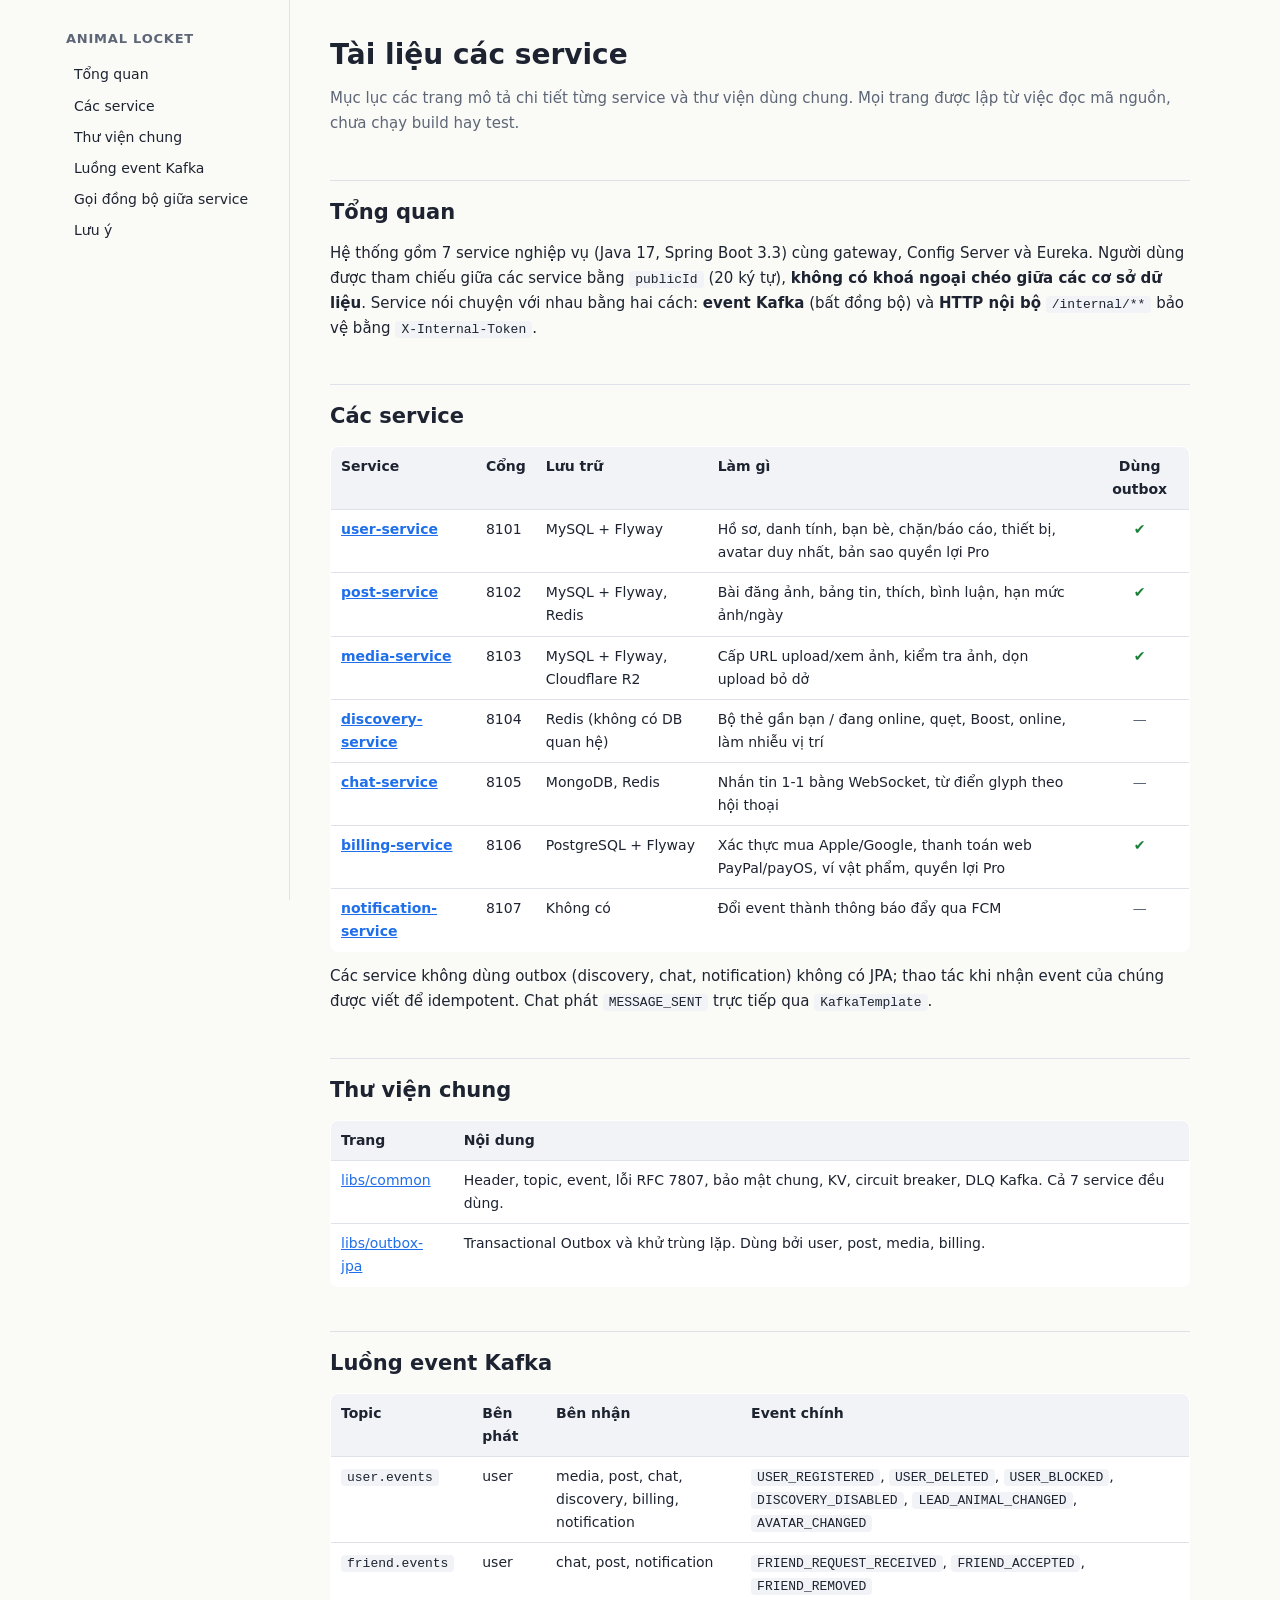
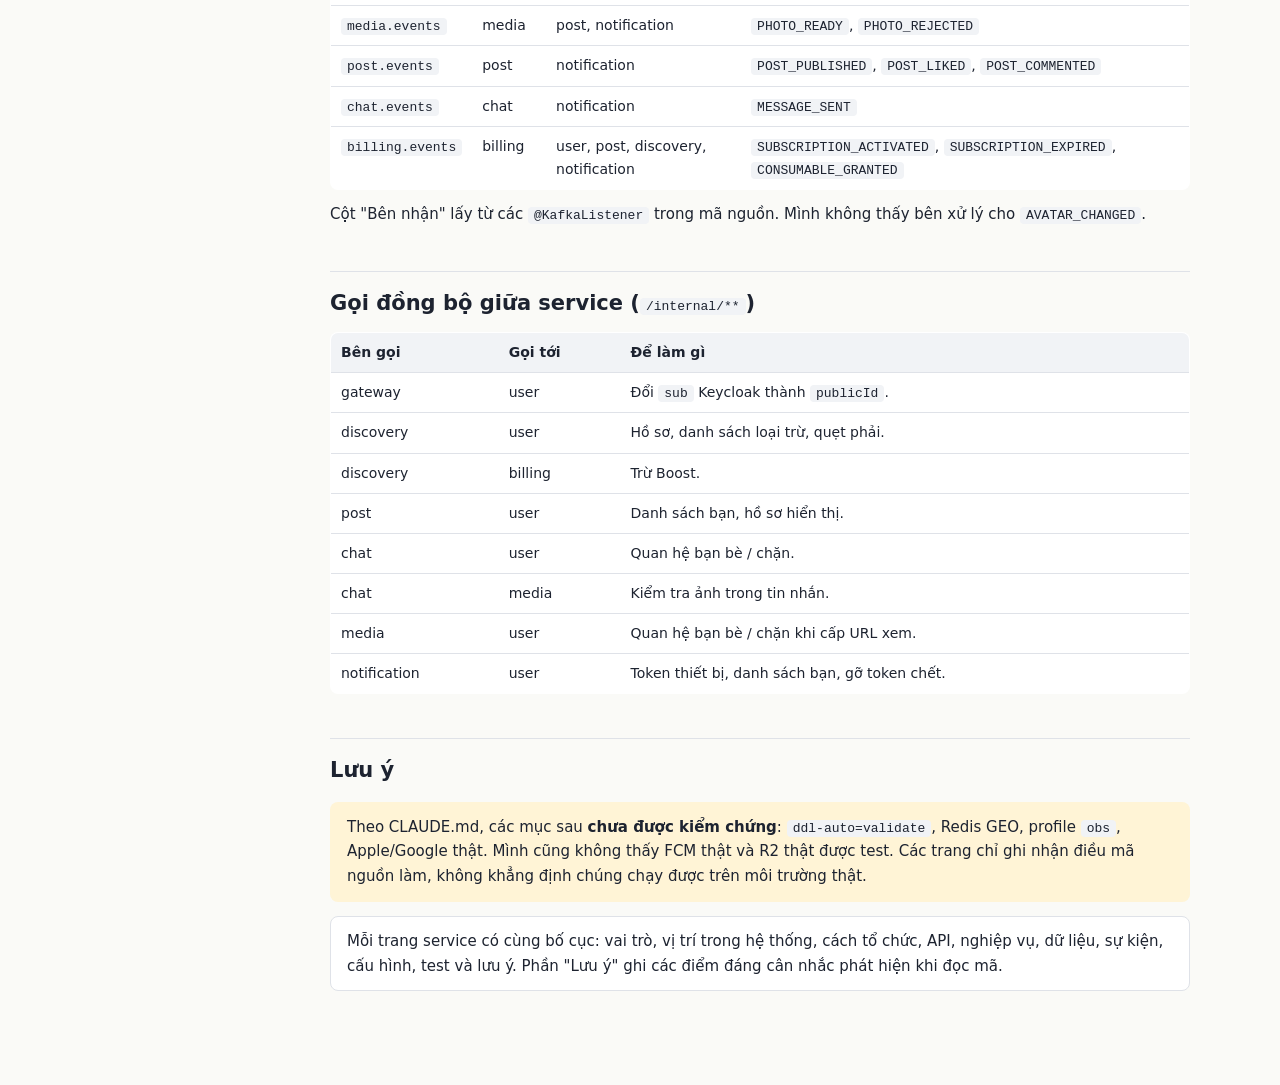
<file: services/index.html>
<!DOCTYPE html>
<html lang="vi">
<head>
<meta charset="utf-8">
<meta name="viewport" content="width=device-width, initial-scale=1">
<title>Animal Locket — Tài liệu các service</title>
<link rel="stylesheet" href="guide.css">
</head>
<body>
<div class="layout">
<nav>
  <b>Animal Locket</b>
  <a href="#tong-quan">Tổng quan</a>
  <a href="#danh-sach">Các service</a>
  <a href="#thu-vien">Thư viện chung</a>
  <a href="#kafka">Luồng event Kafka</a>
  <a href="#goi">Gọi đồng bộ giữa service</a>
  <a href="#luu-y">Lưu ý</a>
</nav>
<main>

<h1>Tài liệu các service</h1>
<p class="sub">Mục lục các trang mô tả chi tiết từng service và thư viện dùng chung. Mọi trang được lập từ việc đọc mã nguồn, chưa chạy build hay test.</p>

<h2 id="tong-quan">Tổng quan</h2>
<p>Hệ thống gồm 7 service nghiệp vụ (Java 17, Spring Boot 3.3) cùng gateway, Config Server và Eureka. Người dùng được tham chiếu giữa các service bằng <code>publicId</code> (20 ký tự), <strong>không có khoá ngoại chéo giữa các cơ sở dữ liệu</strong>. Service nói chuyện với nhau bằng hai cách: <strong>event Kafka</strong> (bất đồng bộ) và <strong>HTTP nội bộ</strong> <code>/internal/**</code> bảo vệ bằng <code>X-Internal-Token</code>.</p>

<h2 id="danh-sach">Các service</h2>
<table>
  <tr><th>Service</th><th>Cổng</th><th>Lưu trữ</th><th>Làm gì</th><th class="c">Dùng outbox</th></tr>
  <tr><td><a href="user-service-guide.html"><strong>user-service</strong></a></td><td>8101</td><td>MySQL + Flyway</td><td>Hồ sơ, danh tính, bạn bè, chặn/báo cáo, thiết bị, avatar duy nhất, bản sao quyền lợi Pro</td><td class="c yes">✔</td></tr>
  <tr><td><a href="post-service-guide.html"><strong>post-service</strong></a></td><td>8102</td><td>MySQL + Flyway, Redis</td><td>Bài đăng ảnh, bảng tin, thích, bình luận, hạn mức ảnh/ngày</td><td class="c yes">✔</td></tr>
  <tr><td><a href="media-service-guide.html"><strong>media-service</strong></a></td><td>8103</td><td>MySQL + Flyway, Cloudflare R2</td><td>Cấp URL upload/xem ảnh, kiểm tra ảnh, dọn upload bỏ dở</td><td class="c yes">✔</td></tr>
  <tr><td><a href="discovery-service-guide.html"><strong>discovery-service</strong></a></td><td>8104</td><td>Redis (không có DB quan hệ)</td><td>Bộ thẻ gần bạn / đang online, quẹt, Boost, online, làm nhiễu vị trí</td><td class="c no">—</td></tr>
  <tr><td><a href="chat-service-guide.html"><strong>chat-service</strong></a></td><td>8105</td><td>MongoDB, Redis</td><td>Nhắn tin 1-1 bằng WebSocket, từ điển glyph theo hội thoại</td><td class="c no">—</td></tr>
  <tr><td><a href="billing-service-guide.html"><strong>billing-service</strong></a></td><td>8106</td><td>PostgreSQL + Flyway</td><td>Xác thực mua Apple/Google, thanh toán web PayPal/payOS, ví vật phẩm, quyền lợi Pro</td><td class="c yes">✔</td></tr>
  <tr><td><a href="notification-service-guide.html"><strong>notification-service</strong></a></td><td>8107</td><td>Không có</td><td>Đổi event thành thông báo đẩy qua FCM</td><td class="c no">—</td></tr>
</table>
<p>Các service không dùng outbox (discovery, chat, notification) không có JPA; thao tác khi nhận event của chúng được viết để idempotent. Chat phát <code>MESSAGE_SENT</code> trực tiếp qua <code>KafkaTemplate</code>.</p>

<h2 id="thu-vien">Thư viện chung</h2>
<table>
  <tr><th>Trang</th><th>Nội dung</th></tr>
  <tr><td><a href="../libs/common-guide.html">libs/common</a></td><td>Header, topic, event, lỗi RFC 7807, bảo mật chung, KV, circuit breaker, DLQ Kafka. Cả 7 service đều dùng.</td></tr>
  <tr><td><a href="../libs/outbox-jpa-guide.html">libs/outbox-jpa</a></td><td>Transactional Outbox và khử trùng lặp. Dùng bởi user, post, media, billing.</td></tr>
</table>

<h2 id="kafka">Luồng event Kafka</h2>
<table>
  <tr><th>Topic</th><th>Bên phát</th><th>Bên nhận</th><th>Event chính</th></tr>
  <tr><td><code>user.events</code></td><td>user</td><td>media, post, chat, discovery, billing, notification</td><td><code>USER_REGISTERED</code>, <code>USER_DELETED</code>, <code>USER_BLOCKED</code>, <code>DISCOVERY_DISABLED</code>, <code>LEAD_ANIMAL_CHANGED</code>, <code>AVATAR_CHANGED</code></td></tr>
  <tr><td><code>friend.events</code></td><td>user</td><td>chat, post, notification</td><td><code>FRIEND_REQUEST_RECEIVED</code>, <code>FRIEND_ACCEPTED</code>, <code>FRIEND_REMOVED</code></td></tr>
  <tr><td><code>media.events</code></td><td>media</td><td>post, notification</td><td><code>PHOTO_READY</code>, <code>PHOTO_REJECTED</code></td></tr>
  <tr><td><code>post.events</code></td><td>post</td><td>notification</td><td><code>POST_PUBLISHED</code>, <code>POST_LIKED</code>, <code>POST_COMMENTED</code></td></tr>
  <tr><td><code>chat.events</code></td><td>chat</td><td>notification</td><td><code>MESSAGE_SENT</code></td></tr>
  <tr><td><code>billing.events</code></td><td>billing</td><td>user, post, discovery, notification</td><td><code>SUBSCRIPTION_ACTIVATED</code>, <code>SUBSCRIPTION_EXPIRED</code>, <code>CONSUMABLE_GRANTED</code></td></tr>
</table>
<p>Cột "Bên nhận" lấy từ các <code>@KafkaListener</code> trong mã nguồn. Mình không thấy bên xử lý cho <code>AVATAR_CHANGED</code>.</p>

<h2 id="goi">Gọi đồng bộ giữa service (<code>/internal/**</code>)</h2>
<table>
  <tr><th>Bên gọi</th><th>Gọi tới</th><th>Để làm gì</th></tr>
  <tr><td>gateway</td><td>user</td><td>Đổi <code>sub</code> Keycloak thành <code>publicId</code>.</td></tr>
  <tr><td>discovery</td><td>user</td><td>Hồ sơ, danh sách loại trừ, quẹt phải.</td></tr>
  <tr><td>discovery</td><td>billing</td><td>Trừ Boost.</td></tr>
  <tr><td>post</td><td>user</td><td>Danh sách bạn, hồ sơ hiển thị.</td></tr>
  <tr><td>chat</td><td>user</td><td>Quan hệ bạn bè / chặn.</td></tr>
  <tr><td>chat</td><td>media</td><td>Kiểm tra ảnh trong tin nhắn.</td></tr>
  <tr><td>media</td><td>user</td><td>Quan hệ bạn bè / chặn khi cấp URL xem.</td></tr>
  <tr><td>notification</td><td>user</td><td>Token thiết bị, danh sách bạn, gỡ token chết.</td></tr>
</table>

<h2 id="luu-y">Lưu ý</h2>
<div class="box warn">Theo CLAUDE.md, các mục sau <strong>chưa được kiểm chứng</strong>: <code>ddl-auto=validate</code>, Redis GEO, profile <code>obs</code>, Apple/Google thật. Mình cũng không thấy FCM thật và R2 thật được test. Các trang chỉ ghi nhận điều mã nguồn làm, không khẳng định chúng chạy được trên môi trường thật.</div>
<div class="box">Mỗi trang service có cùng bố cục: vai trò, vị trí trong hệ thống, cách tổ chức, API, nghiệp vụ, dữ liệu, sự kiện, cấu hình, test và lưu ý. Phần "Lưu ý" ghi các điểm đáng cân nhắc phát hiện khi đọc mã.</div>

</main>
</div>
</body>
</html>
</file>
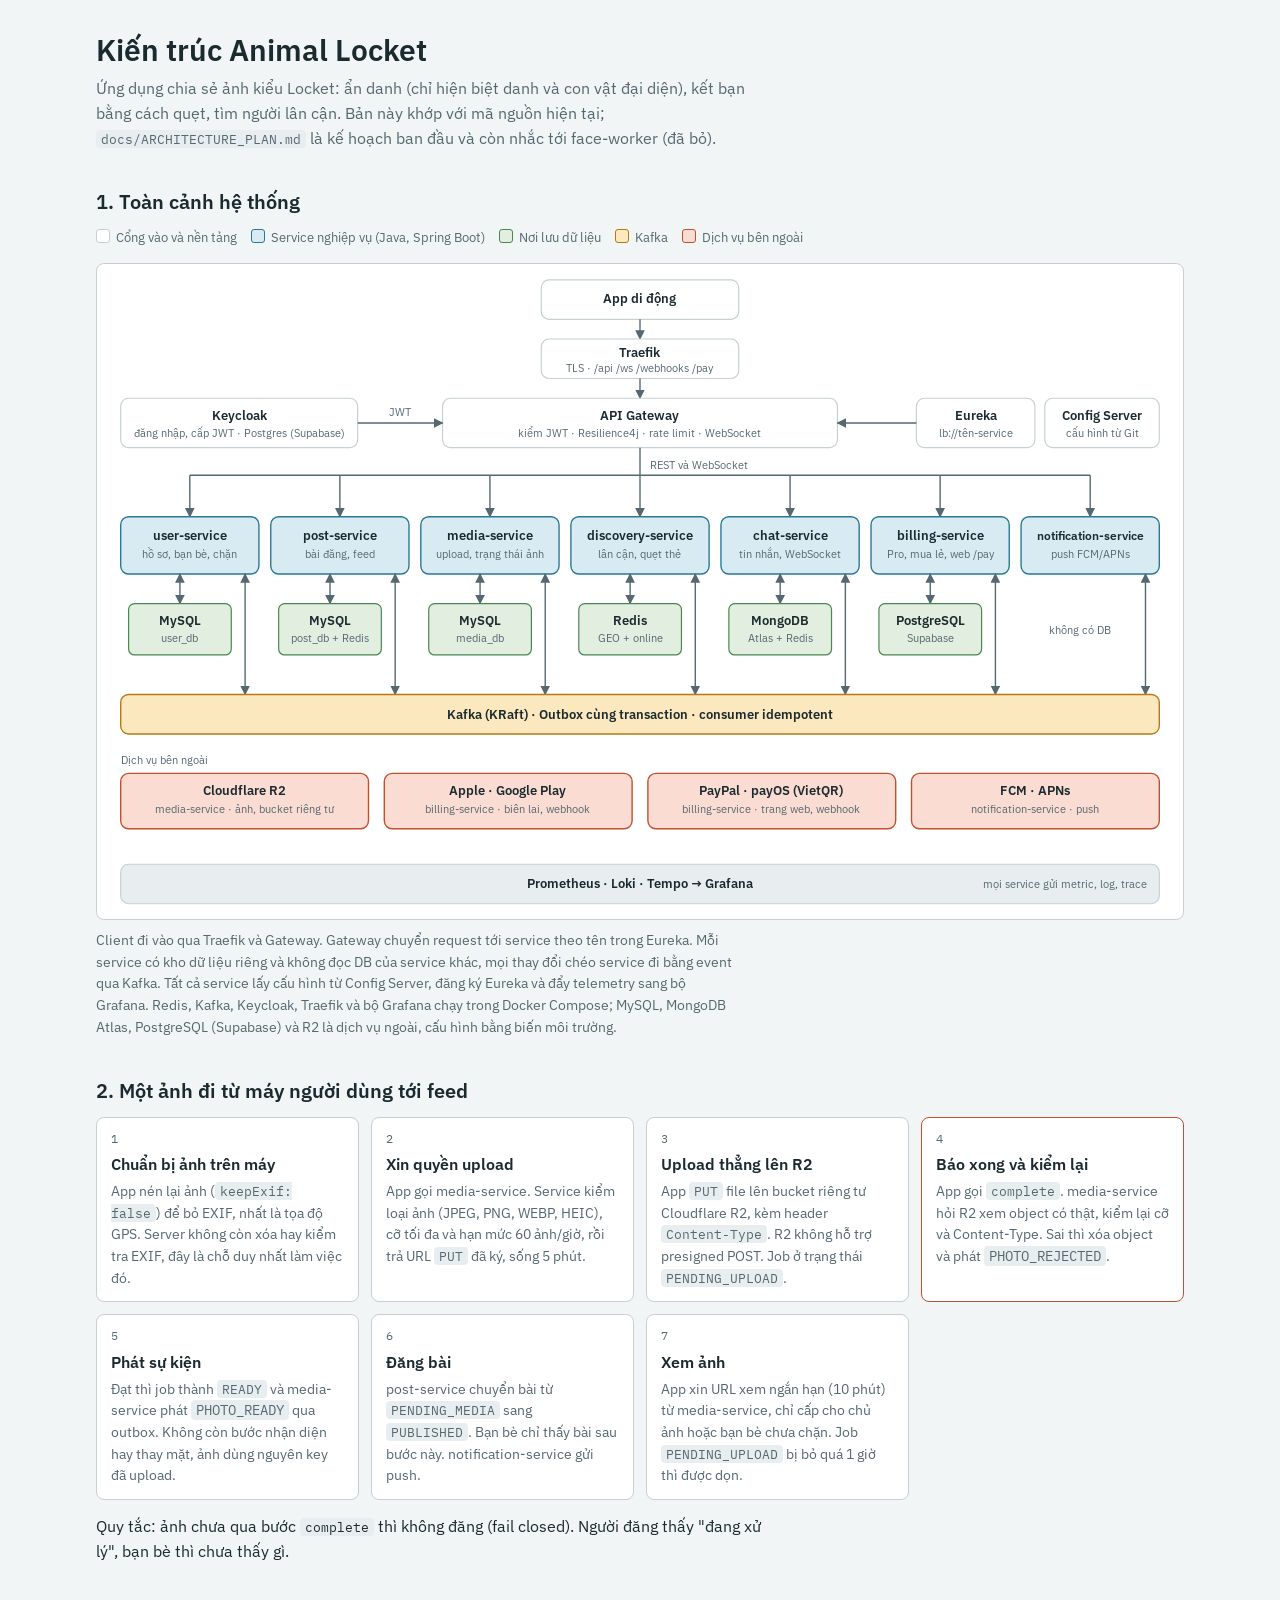
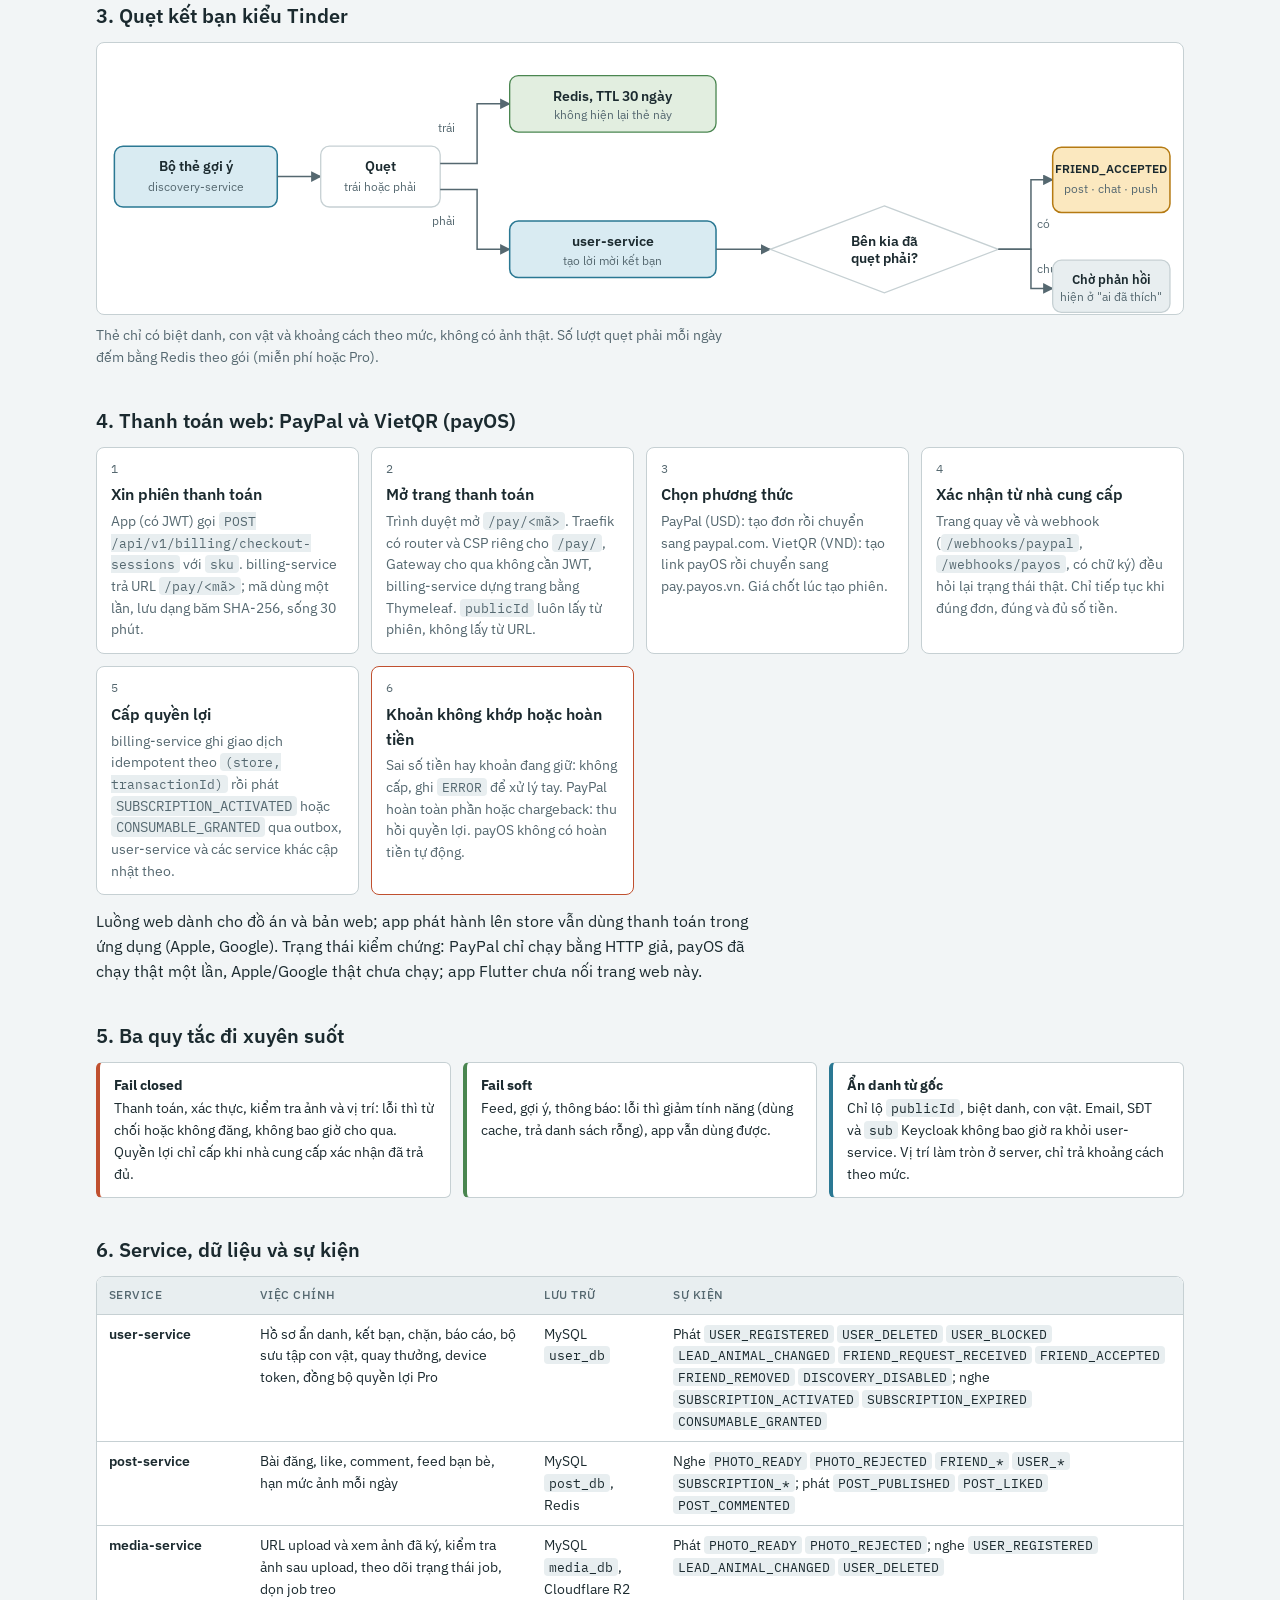
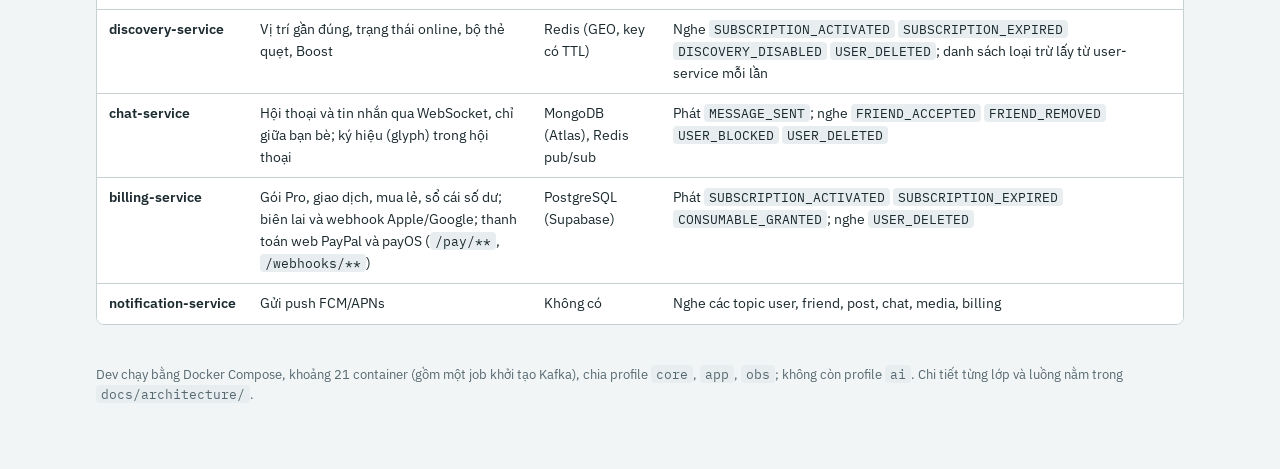
<file: docs/architecture.html>
<!DOCTYPE html>
<html lang="vi">
<head>
<meta charset="utf-8">
<meta name="viewport" content="width=device-width, initial-scale=1">
<title>Kiến trúc Animal Locket</title>
<link rel="preconnect" href="https://fonts.googleapis.com">
<link rel="preconnect" href="https://fonts.gstatic.com" crossorigin>
<link href="https://fonts.googleapis.com/css2?family=IBM+Plex+Mono:wght@400;500&family=IBM+Plex+Sans:wght@400;500;600&display=swap" rel="stylesheet">
<style>
/* Layout idea: one long reading column; the system diagram first, then three flows, then reference tables. */
:root {
  --bg: #f2f5f6; --surface: #ffffff; --ink: #1b2a2f; --muted: #556870; --line: #c6d0d3;
  --svc: #d9ebf2; --svc-line: #2a7893;
  --store: #e2eee0; --store-line: #4a8650;
  --bus: #fbe8bf; --bus-line: #b57a12;
  --ai: #fbdcd2; --ai-line: #c0502f;
  --soft: #e8eef0;
  --font-body: "IBM Plex Sans", system-ui, -apple-system, "Segoe UI", sans-serif;
  --font-mono: "IBM Plex Mono", ui-monospace, Consolas, monospace;
}
@media (prefers-color-scheme: dark) {
  :root:not([data-theme="light"]) {
    color-scheme: dark;
    --bg: #10171a; --surface: #182125; --ink: #e5eef0; --muted: #94a6ac; --line: #32434a;
    --svc: #163240; --svc-line: #5db5d4;
    --store: #1a2e1d; --store-line: #84c184;
    --bus: #3a2d0e; --bus-line: #e2a73c;
    --ai: #3d1f16; --ai-line: #f08c6f;
    --soft: #1f2a2e;
  }
}
:root[data-theme="dark"] {
  color-scheme: dark;
  --bg: #10171a; --surface: #182125; --ink: #e5eef0; --muted: #94a6ac; --line: #32434a;
  --svc: #163240; --svc-line: #5db5d4;
  --store: #1a2e1d; --store-line: #84c184;
  --bus: #3a2d0e; --bus-line: #e2a73c;
  --ai: #3d1f16; --ai-line: #f08c6f;
  --soft: #1f2a2e;
}
* { box-sizing: border-box; }
html, body { margin: 0; }
body { background: var(--bg); color: var(--ink); font-family: var(--font-body); line-height: 1.55; }
main { max-width: 1120px; margin: 0 auto; padding: 32px 16px 64px; display: flex; flex-direction: column; gap: 40px; }
h1, h2 { text-wrap: balance; margin: 0; line-height: 1.2; }
h1 { font-size: 30px; font-weight: 600; }
h2 { font-size: 20px; font-weight: 600; }
p { margin: 0; max-width: 68ch; }
.lead { color: var(--muted); margin-top: 8px; }
section { display: flex; flex-direction: column; gap: 14px; }
figure { margin: 0; display: flex; flex-direction: column; gap: 10px; }
figcaption { color: var(--muted); font-size: 14px; max-width: 80ch; }
.scroll { overflow-x: auto; background: var(--surface); border: 1px solid var(--line); border-radius: 8px; }
svg { display: block; width: 100%; min-width: 760px; height: auto; }
svg text { font-family: var(--font-body); fill: var(--ink); }
.t { font-size: 13px; font-weight: 600; text-anchor: middle; }
.ts { font-size: 11px; text-anchor: middle; fill: var(--muted); }
.tl { font-size: 11px; fill: var(--muted); }
.mono { font-family: var(--font-mono); }
.box { fill: var(--surface); stroke: var(--line); stroke-width: 1.2; }
.svc { fill: var(--svc); stroke: var(--svc-line); stroke-width: 1.4; }
.store { fill: var(--store); stroke: var(--store-line); stroke-width: 1.2; }
.bus { fill: var(--bus); stroke: var(--bus-line); stroke-width: 1.4; }
.ai { fill: var(--ai); stroke: var(--ai-line); stroke-width: 1.4; }
.soft { fill: var(--soft); stroke: var(--line); stroke-width: 1.2; }
.edge { stroke: var(--muted); stroke-width: 1.4; fill: none; }
.edge.dash { stroke-dasharray: 5 4; }
.arrowhead { fill: var(--muted); }
ol.steps { list-style: none; counter-reset: s; margin: 0; padding: 0; display: grid; grid-template-columns: repeat(auto-fit, minmax(250px, 1fr)); gap: 12px; }
ol.steps li { counter-increment: s; background: var(--surface); border: 1px solid var(--line); border-radius: 8px; padding: 12px 14px 12px 14px; display: flex; flex-direction: column; gap: 4px; }
ol.steps li::before { content: counter(s); font-family: var(--font-mono); font-size: 12px; color: var(--muted); }
ol.steps b { font-weight: 600; }
ol.steps span { font-size: 14px; color: var(--muted); }
ol.steps li.fail { border-color: var(--ai-line); }
code, .ev { font-family: var(--font-mono); font-size: 12.5px; background: var(--soft); border-radius: 4px; padding: 1px 5px; }
table { border-collapse: collapse; width: 100%; font-size: 14px; background: var(--surface); }
th, td { text-align: left; vertical-align: top; padding: 9px 12px; border-bottom: 1px solid var(--line); }
th { font-size: 12px; text-transform: uppercase; letter-spacing: .04em; color: var(--muted); font-weight: 500; background: var(--soft); }
tr:last-child td { border-bottom: 0; }
td:first-child { font-weight: 600; white-space: nowrap; }
.rules { display: grid; grid-template-columns: repeat(auto-fit, minmax(240px, 1fr)); gap: 12px; }
.rules div { background: var(--surface); border: 1px solid var(--line); border-left: 4px solid var(--svc-line); border-radius: 6px; padding: 12px 14px; font-size: 14px; }
.rules div.closed { border-left-color: var(--ai-line); }
.rules div.soft { border-left-color: var(--store-line); }
.rules strong { display: block; margin-bottom: 2px; }
.legend { display: flex; flex-wrap: wrap; gap: 14px; font-size: 13px; color: var(--muted); }
.legend span::before { content: ""; display: inline-block; width: 12px; height: 12px; border-radius: 3px; margin-right: 6px; vertical-align: -1px; border: 1.4px solid; }
.legend .l-svc::before { background: var(--svc); border-color: var(--svc-line); }
.legend .l-store::before { background: var(--store); border-color: var(--store-line); }
.legend .l-bus::before { background: var(--bus); border-color: var(--bus-line); }
.legend .l-ai::before { background: var(--ai); border-color: var(--ai-line); }
.legend .l-box::before { background: var(--surface); border-color: var(--line); }
footer { color: var(--muted); font-size: 13px; }
@media (max-width: 480px) { h1 { font-size: 24px; } }
</style>
</head>
<body>
<main>

<header>
  <h1>Kiến trúc Animal Locket</h1>
  <p class="lead">Ứng dụng chia sẻ ảnh kiểu Locket: ẩn danh (chỉ hiện biệt danh và con vật đại diện), kết bạn bằng cách quẹt, tìm người lân cận. Bản này khớp với mã nguồn hiện tại; <code>docs/ARCHITECTURE_PLAN.md</code> là kế hoạch ban đầu và còn nhắc tới face-worker (đã bỏ).</p>
</header>

<section>
  <h2>1. Toàn cảnh hệ thống</h2>
  <div class="legend">
    <span class="l-box">Cổng vào và nền tảng</span>
    <span class="l-svc">Service nghiệp vụ (Java, Spring Boot)</span>
    <span class="l-store">Nơi lưu dữ liệu</span>
    <span class="l-bus">Kafka</span>
    <span class="l-ai">Dịch vụ bên ngoài</span>
  </div>
  <figure>
    <div class="scroll">
      <svg viewBox="0 0 1100 664" role="img" aria-label="Sơ đồ kiến trúc: app đi qua Traefik và Gateway tới bảy service, các service trao đổi event qua Kafka, dùng các dịch vụ bên ngoài (Cloudflare R2, Apple/Google, PayPal/payOS, FCM/APNs), toàn bộ gửi telemetry về Grafana.">
        <defs>
          <marker id="ah" viewBox="0 0 10 10" refX="9" refY="5" markerWidth="7" markerHeight="7" orient="auto-start-reverse"><path class="arrowhead" d="M0,0 L10,5 L0,10 z"/></marker>
        </defs>

        <!-- Entry -->
        <rect class="box" x="450" y="16" width="200" height="40" rx="8"/>
        <text class="t" x="550" y="40">App di động</text>
        <line class="edge" x1="550" y1="56" x2="550" y2="76" marker-end="url(#ah)"/>
        <rect class="box" x="450" y="76" width="200" height="40" rx="8"/>
        <text class="t" x="550" y="94">Traefik</text><text class="ts" x="550" y="109">TLS · /api /ws /webhooks /pay</text>
        <line class="edge" x1="550" y1="116" x2="550" y2="136" marker-end="url(#ah)"/>
        <rect class="box" x="350" y="136" width="400" height="50" rx="8"/>
        <text class="t" x="550" y="158">API Gateway</text><text class="ts" x="550" y="175">kiểm JWT · Resilience4j · rate limit · WebSocket</text>

        <!-- Platform -->
        <rect class="box" x="24" y="136" width="240" height="50" rx="8"/>
        <text class="t" x="144" y="158">Keycloak</text><text class="ts" x="144" y="175">đăng nhập, cấp JWT · Postgres (Supabase)</text>
        <line class="edge" x1="264" y1="161" x2="350" y2="161" marker-end="url(#ah)"/>
        <text class="tl" x="307" y="154" text-anchor="middle">JWT</text>
        <rect class="box" x="830" y="136" width="120" height="50" rx="8"/>
        <text class="t" x="890" y="158">Eureka</text><text class="ts" x="890" y="175">lb://tên-service</text>
        <line class="edge" x1="830" y1="161" x2="750" y2="161" marker-end="url(#ah)"/>
        <rect class="box" x="960" y="136" width="116" height="50" rx="8"/>
        <text class="t" x="1018" y="158">Config Server</text><text class="ts" x="1018" y="175">cấu hình từ Git</text>

        <!-- Route bus -->
        <line class="edge" x1="550" y1="186" x2="550" y2="214"/>
        <line class="edge" x1="94" y1="214" x2="1006" y2="214"/>
        <line class="edge" x1="94" y1="214" x2="94" y2="256" marker-end="url(#ah)"/>
        <line class="edge" x1="246" y1="214" x2="246" y2="256" marker-end="url(#ah)"/>
        <line class="edge" x1="398" y1="214" x2="398" y2="256" marker-end="url(#ah)"/>
        <line class="edge" x1="550" y1="214" x2="550" y2="256" marker-end="url(#ah)"/>
        <line class="edge" x1="702" y1="214" x2="702" y2="256" marker-end="url(#ah)"/>
        <line class="edge" x1="854" y1="214" x2="854" y2="256" marker-end="url(#ah)"/>
        <line class="edge" x1="1006" y1="214" x2="1006" y2="256" marker-end="url(#ah)"/>
        <text class="tl" x="560" y="208">REST và WebSocket</text>

        <!-- Services -->
        <rect class="svc" x="24" y="256" width="140" height="58" rx="8"/>
        <text class="t" x="94" y="280">user-service</text><text class="ts" x="94" y="298">hồ sơ, bạn bè, chặn</text>
        <rect class="svc" x="176" y="256" width="140" height="58" rx="8"/>
        <text class="t" x="246" y="280">post-service</text><text class="ts" x="246" y="298">bài đăng, feed</text>
        <rect class="svc" x="328" y="256" width="140" height="58" rx="8"/>
        <text class="t" x="398" y="280">media-service</text><text class="ts" x="398" y="298">upload, trạng thái ảnh</text>
        <rect class="svc" x="480" y="256" width="140" height="58" rx="8"/>
        <text class="t" x="550" y="280">discovery-service</text><text class="ts" x="550" y="298">lân cận, quẹt thẻ</text>
        <rect class="svc" x="632" y="256" width="140" height="58" rx="8"/>
        <text class="t" x="702" y="280">chat-service</text><text class="ts" x="702" y="298">tin nhắn, WebSocket</text>
        <rect class="svc" x="784" y="256" width="140" height="58" rx="8"/>
        <text class="t" x="854" y="280">billing-service</text><text class="ts" x="854" y="298">Pro, mua lẻ, web /pay</text>
        <rect class="svc" x="936" y="256" width="140" height="58" rx="8"/>
        <text class="t" x="1006" y="280" style="font-size:12px">notification-service</text><text class="ts" x="1006" y="298">push FCM/APNs</text>

        <!-- Stores -->
        <line class="edge" x1="84" y1="314" x2="84" y2="344" marker-start="url(#ah)" marker-end="url(#ah)"/>
        <rect class="store" x="32" y="344" width="104" height="52" rx="6"/>
        <text class="t" x="84" y="366">MySQL</text><text class="ts" x="84" y="383">user_db</text>
        <line class="edge" x1="236" y1="314" x2="236" y2="344" marker-start="url(#ah)" marker-end="url(#ah)"/>
        <rect class="store" x="184" y="344" width="104" height="52" rx="6"/>
        <text class="t" x="236" y="366">MySQL</text><text class="ts" x="236" y="383">post_db + Redis</text>
        <line class="edge" x1="388" y1="314" x2="388" y2="344" marker-start="url(#ah)" marker-end="url(#ah)"/>
        <rect class="store" x="336" y="344" width="104" height="52" rx="6"/>
        <text class="t" x="388" y="366">MySQL</text><text class="ts" x="388" y="383">media_db</text>
        <line class="edge" x1="540" y1="314" x2="540" y2="344" marker-start="url(#ah)" marker-end="url(#ah)"/>
        <rect class="store" x="488" y="344" width="104" height="52" rx="6"/>
        <text class="t" x="540" y="366">Redis</text><text class="ts" x="540" y="383">GEO + online</text>
        <line class="edge" x1="692" y1="314" x2="692" y2="344" marker-start="url(#ah)" marker-end="url(#ah)"/>
        <rect class="store" x="640" y="344" width="104" height="52" rx="6"/>
        <text class="t" x="692" y="366">MongoDB</text><text class="ts" x="692" y="383">Atlas + Redis</text>
        <line class="edge" x1="844" y1="314" x2="844" y2="344" marker-start="url(#ah)" marker-end="url(#ah)"/>
        <rect class="store" x="792" y="344" width="104" height="52" rx="6"/>
        <text class="t" x="844" y="366">PostgreSQL</text><text class="ts" x="844" y="383">Supabase</text>
        <text class="ts" x="996" y="375">không có DB</text>

        <!-- Kafka links -->
        <line class="edge" x1="150" y1="314" x2="150" y2="436" marker-start="url(#ah)" marker-end="url(#ah)"/>
        <line class="edge" x1="302" y1="314" x2="302" y2="436" marker-start="url(#ah)" marker-end="url(#ah)"/>
        <line class="edge" x1="454" y1="314" x2="454" y2="436" marker-start="url(#ah)" marker-end="url(#ah)"/>
        <line class="edge" x1="606" y1="314" x2="606" y2="436" marker-start="url(#ah)" marker-end="url(#ah)"/>
        <line class="edge" x1="758" y1="314" x2="758" y2="436" marker-start="url(#ah)" marker-end="url(#ah)"/>
        <line class="edge" x1="910" y1="314" x2="910" y2="436" marker-start="url(#ah)" marker-end="url(#ah)"/>
        <line class="edge" x1="1062" y1="314" x2="1062" y2="436" marker-start="url(#ah)" marker-end="url(#ah)"/>
        <rect class="bus" x="24" y="436" width="1052" height="40" rx="8"/>
        <text class="t" x="550" y="461">Kafka (KRaft) · Outbox cùng transaction · consumer idempotent</text>

        <!-- Dịch vụ bên ngoài (không nằm trong docker compose) -->
        <text class="tl" x="24" y="506">Dịch vụ bên ngoài</text>
        <rect class="ai" x="24" y="516" width="251" height="56" rx="8"/>
        <text class="t" x="149" y="538">Cloudflare R2</text><text class="ts" x="149" y="556">media-service · ảnh, bucket riêng tư</text>
        <rect class="ai" x="291" y="516" width="251" height="56" rx="8"/>
        <text class="t" x="416" y="538">Apple · Google Play</text><text class="ts" x="416" y="556">billing-service · biên lai, webhook</text>
        <rect class="ai" x="558" y="516" width="251" height="56" rx="8"/>
        <text class="t" x="683" y="538">PayPal · payOS (VietQR)</text><text class="ts" x="683" y="556">billing-service · trang web, webhook</text>
        <rect class="ai" x="825" y="516" width="251" height="56" rx="8"/>
        <text class="t" x="950" y="538">FCM · APNs</text><text class="ts" x="950" y="556">notification-service · push</text>

        <!-- Observability -->
        <rect class="soft" x="24" y="608" width="1052" height="40" rx="8"/>
        <text class="t" x="550" y="632">Prometheus · Loki · Tempo → Grafana</text>
        <text class="tl" x="1064" y="632" text-anchor="end">mọi service gửi metric, log, trace</text>
      </svg>
    </div>
    <figcaption>Client đi vào qua Traefik và Gateway. Gateway chuyển request tới service theo tên trong Eureka. Mỗi service có kho dữ liệu riêng và không đọc DB của service khác, mọi thay đổi chéo service đi bằng event qua Kafka. Tất cả service lấy cấu hình từ Config Server, đăng ký Eureka và đẩy telemetry sang bộ Grafana. Redis, Kafka, Keycloak, Traefik và bộ Grafana chạy trong Docker Compose; MySQL, MongoDB Atlas, PostgreSQL (Supabase) và R2 là dịch vụ ngoài, cấu hình bằng biến môi trường.</figcaption>
  </figure>
</section>

<section>
  <h2>2. Một ảnh đi từ máy người dùng tới feed</h2>
  <ol class="steps">
    <li><b>Chuẩn bị ảnh trên máy</b><span>App nén lại ảnh (<code>keepExif: false</code>) để bỏ EXIF, nhất là tọa độ GPS. Server không còn xóa hay kiểm tra EXIF, đây là chỗ duy nhất làm việc đó.</span></li>
    <li><b>Xin quyền upload</b><span>App gọi media-service. Service kiểm loại ảnh (JPEG, PNG, WEBP, HEIC), cỡ tối đa và hạn mức 60 ảnh/giờ, rồi trả URL <code>PUT</code> đã ký, sống 5 phút.</span></li>
    <li><b>Upload thẳng lên R2</b><span>App <code>PUT</code> file lên bucket riêng tư Cloudflare R2, kèm header <code>Content-Type</code>. R2 không hỗ trợ presigned POST. Job ở trạng thái <code>PENDING_UPLOAD</code>.</span></li>
    <li class="fail"><b>Báo xong và kiểm lại</b><span>App gọi <code>complete</code>. media-service hỏi R2 xem object có thật, kiểm lại cỡ và Content-Type. Sai thì xóa object và phát <span class="ev">PHOTO_REJECTED</span>.</span></li>
    <li><b>Phát sự kiện</b><span>Đạt thì job thành <code>READY</code> và media-service phát <span class="ev">PHOTO_READY</span> qua outbox. Không còn bước nhận diện hay thay mặt, ảnh dùng nguyên key đã upload.</span></li>
    <li><b>Đăng bài</b><span>post-service chuyển bài từ <code>PENDING_MEDIA</code> sang <code>PUBLISHED</code>. Bạn bè chỉ thấy bài sau bước này. notification-service gửi push.</span></li>
    <li><b>Xem ảnh</b><span>App xin URL xem ngắn hạn (10 phút) từ media-service, chỉ cấp cho chủ ảnh hoặc bạn bè chưa chặn. Job <code>PENDING_UPLOAD</code> bị bỏ quá 1 giờ thì được dọn.</span></li>
  </ol>
  <p>Quy tắc: ảnh chưa qua bước <code>complete</code> thì không đăng (fail closed). Người đăng thấy "đang xử lý", bạn bè thì chưa thấy gì.</p>
</section>

<section>
  <h2>3. Quẹt kết bạn kiểu Tinder</h2>
  <figure>
    <div class="scroll">
      <svg viewBox="0 0 1000 250" role="img" aria-label="Luồng quẹt: bộ thẻ, quẹt trái lưu Redis 30 ngày, quẹt phải tạo lời mời ở user-service, nếu bên kia đã quẹt phải thì thành bạn và phát FRIEND_ACCEPTED.">
        <defs>
          <marker id="ah2" viewBox="0 0 10 10" refX="9" refY="5" markerWidth="7" markerHeight="7" orient="auto-start-reverse"><path class="arrowhead" d="M0,0 L10,5 L0,10 z"/></marker>
        </defs>
        <rect class="svc" x="16" y="95" width="150" height="56" rx="8"/>
        <text class="t" x="91" y="118">Bộ thẻ gợi ý</text><text class="ts" x="91" y="136">discovery-service</text>
        <line class="edge" x1="166" y1="123" x2="206" y2="123" marker-end="url(#ah2)"/>
        <rect class="box" x="206" y="95" width="110" height="56" rx="8"/>
        <text class="t" x="261" y="118">Quẹt</text><text class="ts" x="261" y="136">trái hoặc phải</text>

        <path class="edge" d="M316 111 L350 111 L350 56 L380 56" marker-end="url(#ah2)"/>
        <text class="tl" x="330" y="82" text-anchor="end">trái</text>
        <rect class="store" x="380" y="30" width="190" height="52" rx="8"/>
        <text class="t" x="475" y="53">Redis, TTL 30 ngày</text><text class="ts" x="475" y="70">không hiện lại thẻ này</text>

        <path class="edge" d="M316 135 L350 135 L350 190 L380 190" marker-end="url(#ah2)"/>
        <text class="tl" x="330" y="168" text-anchor="end">phải</text>
        <rect class="svc" x="380" y="164" width="190" height="52" rx="8"/>
        <text class="t" x="475" y="187">user-service</text><text class="ts" x="475" y="204">tạo lời mời kết bạn</text>

        <line class="edge" x1="570" y1="190" x2="620" y2="190" marker-end="url(#ah2)"/>
        <polygon class="box" points="725,150 830,190 725,230 620,190"/>
        <text class="t" x="725" y="187">Bên kia đã</text><text class="t" x="725" y="203">quẹt phải?</text>

        <path class="edge" d="M830 190 L860 190 L860 126 L880 126" marker-end="url(#ah2)"/>
        <text class="tl" x="866" y="170">có</text>
        <rect class="bus" x="880" y="96" width="108" height="60" rx="8"/>
        <text class="t" x="934" y="120" style="font-size:11px">FRIEND_ACCEPTED</text><text class="ts" x="934" y="138">post · chat · push</text>

        <path class="edge" d="M830 190 L860 190 L860 226 L880 226" marker-end="url(#ah2)"/>
        <text class="tl" x="866" y="212">chưa</text>
        <rect class="soft" x="880" y="200" width="108" height="48" rx="8"/>
        <text class="t" x="934" y="222" style="font-size:12px">Chờ phản hồi</text><text class="ts" x="934" y="238">hiện ở "ai đã thích"</text>
      </svg>
    </div>
    <figcaption>Thẻ chỉ có biệt danh, con vật và khoảng cách theo mức, không có ảnh thật. Số lượt quẹt phải mỗi ngày đếm bằng Redis theo gói (miễn phí hoặc Pro).</figcaption>
  </figure>
</section>

<section>
  <h2>4. Thanh toán web: PayPal và VietQR (payOS)</h2>
  <ol class="steps">
    <li><b>Xin phiên thanh toán</b><span>App (có JWT) gọi <code>POST /api/v1/billing/checkout-sessions</code> với <code>sku</code>. billing-service trả URL <code>/pay/&lt;mã&gt;</code>; mã dùng một lần, lưu dạng băm SHA-256, sống 30 phút.</span></li>
    <li><b>Mở trang thanh toán</b><span>Trình duyệt mở <code>/pay/&lt;mã&gt;</code>. Traefik có router và CSP riêng cho <code>/pay/</code>, Gateway cho qua không cần JWT, billing-service dựng trang bằng Thymeleaf. <code>publicId</code> luôn lấy từ phiên, không lấy từ URL.</span></li>
    <li><b>Chọn phương thức</b><span>PayPal (USD): tạo đơn rồi chuyển sang paypal.com. VietQR (VND): tạo link payOS rồi chuyển sang pay.payos.vn. Giá chốt lúc tạo phiên.</span></li>
    <li><b>Xác nhận từ nhà cung cấp</b><span>Trang quay về và webhook (<code>/webhooks/paypal</code>, <code>/webhooks/payos</code>, có chữ ký) đều hỏi lại trạng thái thật. Chỉ tiếp tục khi đúng đơn, đúng và đủ số tiền.</span></li>
    <li><b>Cấp quyền lợi</b><span>billing-service ghi giao dịch idempotent theo <code>(store, transactionId)</code> rồi phát <span class="ev">SUBSCRIPTION_ACTIVATED</span> hoặc <span class="ev">CONSUMABLE_GRANTED</span> qua outbox, user-service và các service khác cập nhật theo.</span></li>
    <li class="fail"><b>Khoản không khớp hoặc hoàn tiền</b><span>Sai số tiền hay khoản đang giữ: không cấp, ghi <code>ERROR</code> để xử lý tay. PayPal hoàn toàn phần hoặc chargeback: thu hồi quyền lợi. payOS không có hoàn tiền tự động.</span></li>
  </ol>
  <p>Luồng web dành cho đồ án và bản web; app phát hành lên store vẫn dùng thanh toán trong ứng dụng (Apple, Google). Trạng thái kiểm chứng: PayPal chỉ chạy bằng HTTP giả, payOS đã chạy thật một lần, Apple/Google thật chưa chạy; app Flutter chưa nối trang web này.</p>
</section>

<section>
  <h2>5. Ba quy tắc đi xuyên suốt</h2>
  <div class="rules">
    <div class="closed"><strong>Fail closed</strong>Thanh toán, xác thực, kiểm tra ảnh và vị trí: lỗi thì từ chối hoặc không đăng, không bao giờ cho qua. Quyền lợi chỉ cấp khi nhà cung cấp xác nhận đã trả đủ.</div>
    <div class="soft"><strong>Fail soft</strong>Feed, gợi ý, thông báo: lỗi thì giảm tính năng (dùng cache, trả danh sách rỗng), app vẫn dùng được.</div>
    <div><strong>Ẩn danh từ gốc</strong>Chỉ lộ <code>publicId</code>, biệt danh, con vật. Email, SĐT và <code>sub</code> Keycloak không bao giờ ra khỏi user-service. Vị trí làm tròn ở server, chỉ trả khoảng cách theo mức.</div>
  </div>
</section>

<section>
  <h2>6. Service, dữ liệu và sự kiện</h2>
  <div class="scroll">
  <table>
    <thead><tr><th>Service</th><th>Việc chính</th><th>Lưu trữ</th><th>Sự kiện</th></tr></thead>
    <tbody>
      <tr><td>user-service</td><td>Hồ sơ ẩn danh, kết bạn, chặn, báo cáo, bộ sưu tập con vật, quay thưởng, device token, đồng bộ quyền lợi Pro</td><td>MySQL <code>user_db</code></td><td>Phát <span class="ev">USER_REGISTERED</span> <span class="ev">USER_DELETED</span> <span class="ev">USER_BLOCKED</span> <span class="ev">LEAD_ANIMAL_CHANGED</span> <span class="ev">FRIEND_REQUEST_RECEIVED</span> <span class="ev">FRIEND_ACCEPTED</span> <span class="ev">FRIEND_REMOVED</span> <span class="ev">DISCOVERY_DISABLED</span>; nghe <span class="ev">SUBSCRIPTION_ACTIVATED</span> <span class="ev">SUBSCRIPTION_EXPIRED</span> <span class="ev">CONSUMABLE_GRANTED</span></td></tr>
      <tr><td>post-service</td><td>Bài đăng, like, comment, feed bạn bè, hạn mức ảnh mỗi ngày</td><td>MySQL <code>post_db</code>, Redis</td><td>Nghe <span class="ev">PHOTO_READY</span> <span class="ev">PHOTO_REJECTED</span> <span class="ev">FRIEND_*</span> <span class="ev">USER_*</span> <span class="ev">SUBSCRIPTION_*</span>; phát <span class="ev">POST_PUBLISHED</span> <span class="ev">POST_LIKED</span> <span class="ev">POST_COMMENTED</span></td></tr>
      <tr><td>media-service</td><td>URL upload và xem ảnh đã ký, kiểm tra ảnh sau upload, theo dõi trạng thái job, dọn job treo</td><td>MySQL <code>media_db</code>, Cloudflare R2</td><td>Phát <span class="ev">PHOTO_READY</span> <span class="ev">PHOTO_REJECTED</span>; nghe <span class="ev">USER_REGISTERED</span> <span class="ev">LEAD_ANIMAL_CHANGED</span> <span class="ev">USER_DELETED</span></td></tr>
      <tr><td>discovery-service</td><td>Vị trí gần đúng, trạng thái online, bộ thẻ quẹt, Boost</td><td>Redis (GEO, key có TTL)</td><td>Nghe <span class="ev">SUBSCRIPTION_ACTIVATED</span> <span class="ev">SUBSCRIPTION_EXPIRED</span> <span class="ev">DISCOVERY_DISABLED</span> <span class="ev">USER_DELETED</span>; danh sách loại trừ lấy từ user-service mỗi lần</td></tr>
      <tr><td>chat-service</td><td>Hội thoại và tin nhắn qua WebSocket, chỉ giữa bạn bè; ký hiệu (glyph) trong hội thoại</td><td>MongoDB (Atlas), Redis pub/sub</td><td>Phát <span class="ev">MESSAGE_SENT</span>; nghe <span class="ev">FRIEND_ACCEPTED</span> <span class="ev">FRIEND_REMOVED</span> <span class="ev">USER_BLOCKED</span> <span class="ev">USER_DELETED</span></td></tr>
      <tr><td>billing-service</td><td>Gói Pro, giao dịch, mua lẻ, sổ cái số dư; biên lai và webhook Apple/Google; thanh toán web PayPal và payOS (<code>/pay/**</code>, <code>/webhooks/**</code>)</td><td>PostgreSQL (Supabase)</td><td>Phát <span class="ev">SUBSCRIPTION_ACTIVATED</span> <span class="ev">SUBSCRIPTION_EXPIRED</span> <span class="ev">CONSUMABLE_GRANTED</span>; nghe <span class="ev">USER_DELETED</span></td></tr>
      <tr><td>notification-service</td><td>Gửi push FCM/APNs</td><td>Không có</td><td>Nghe các topic user, friend, post, chat, media, billing</td></tr>
    </tbody>
  </table>
  </div>
</section>

<footer>
  Dev chạy bằng Docker Compose, khoảng 21 container (gồm một job khởi tạo Kafka), chia profile <code>core</code>, <code>app</code>, <code>obs</code>; không còn profile <code>ai</code>. Chi tiết từng lớp và luồng nằm trong <code>docs/architecture/</code>.
</footer>

</main>
</body>
</html>
</file>
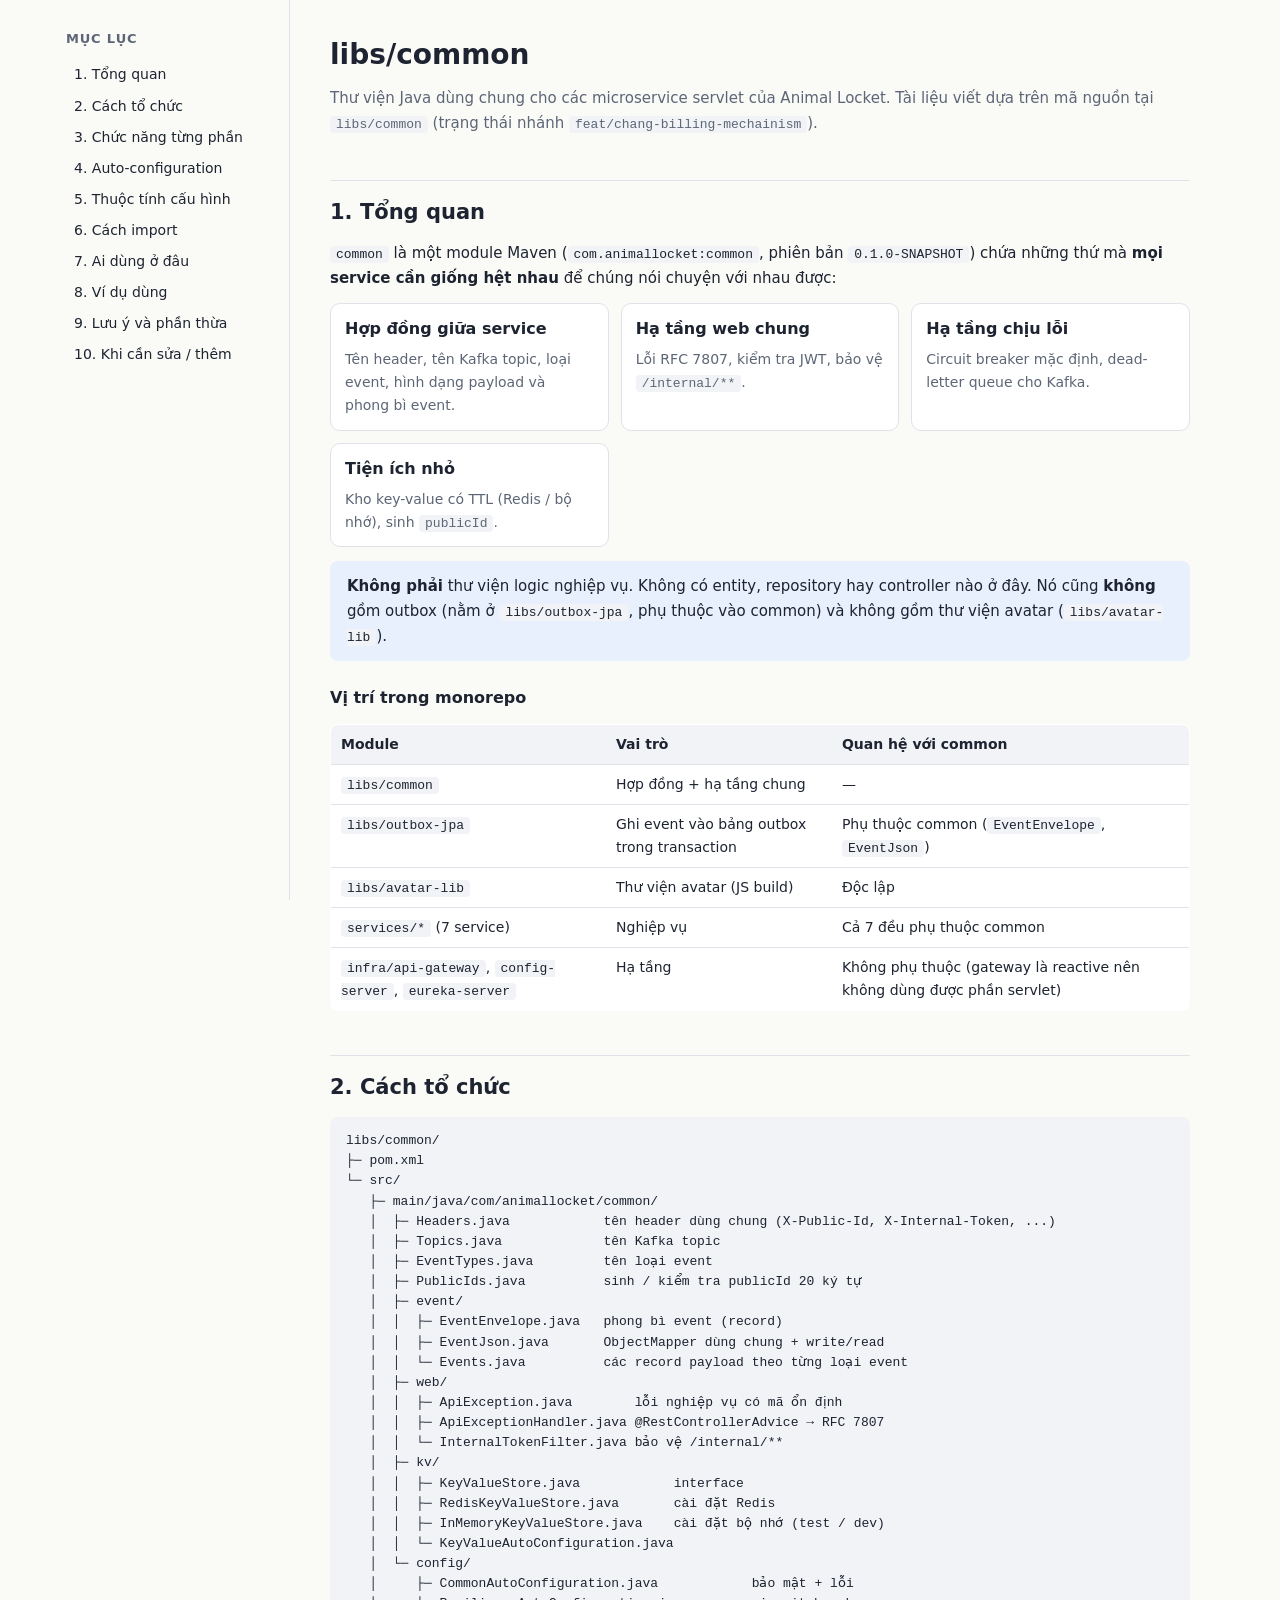
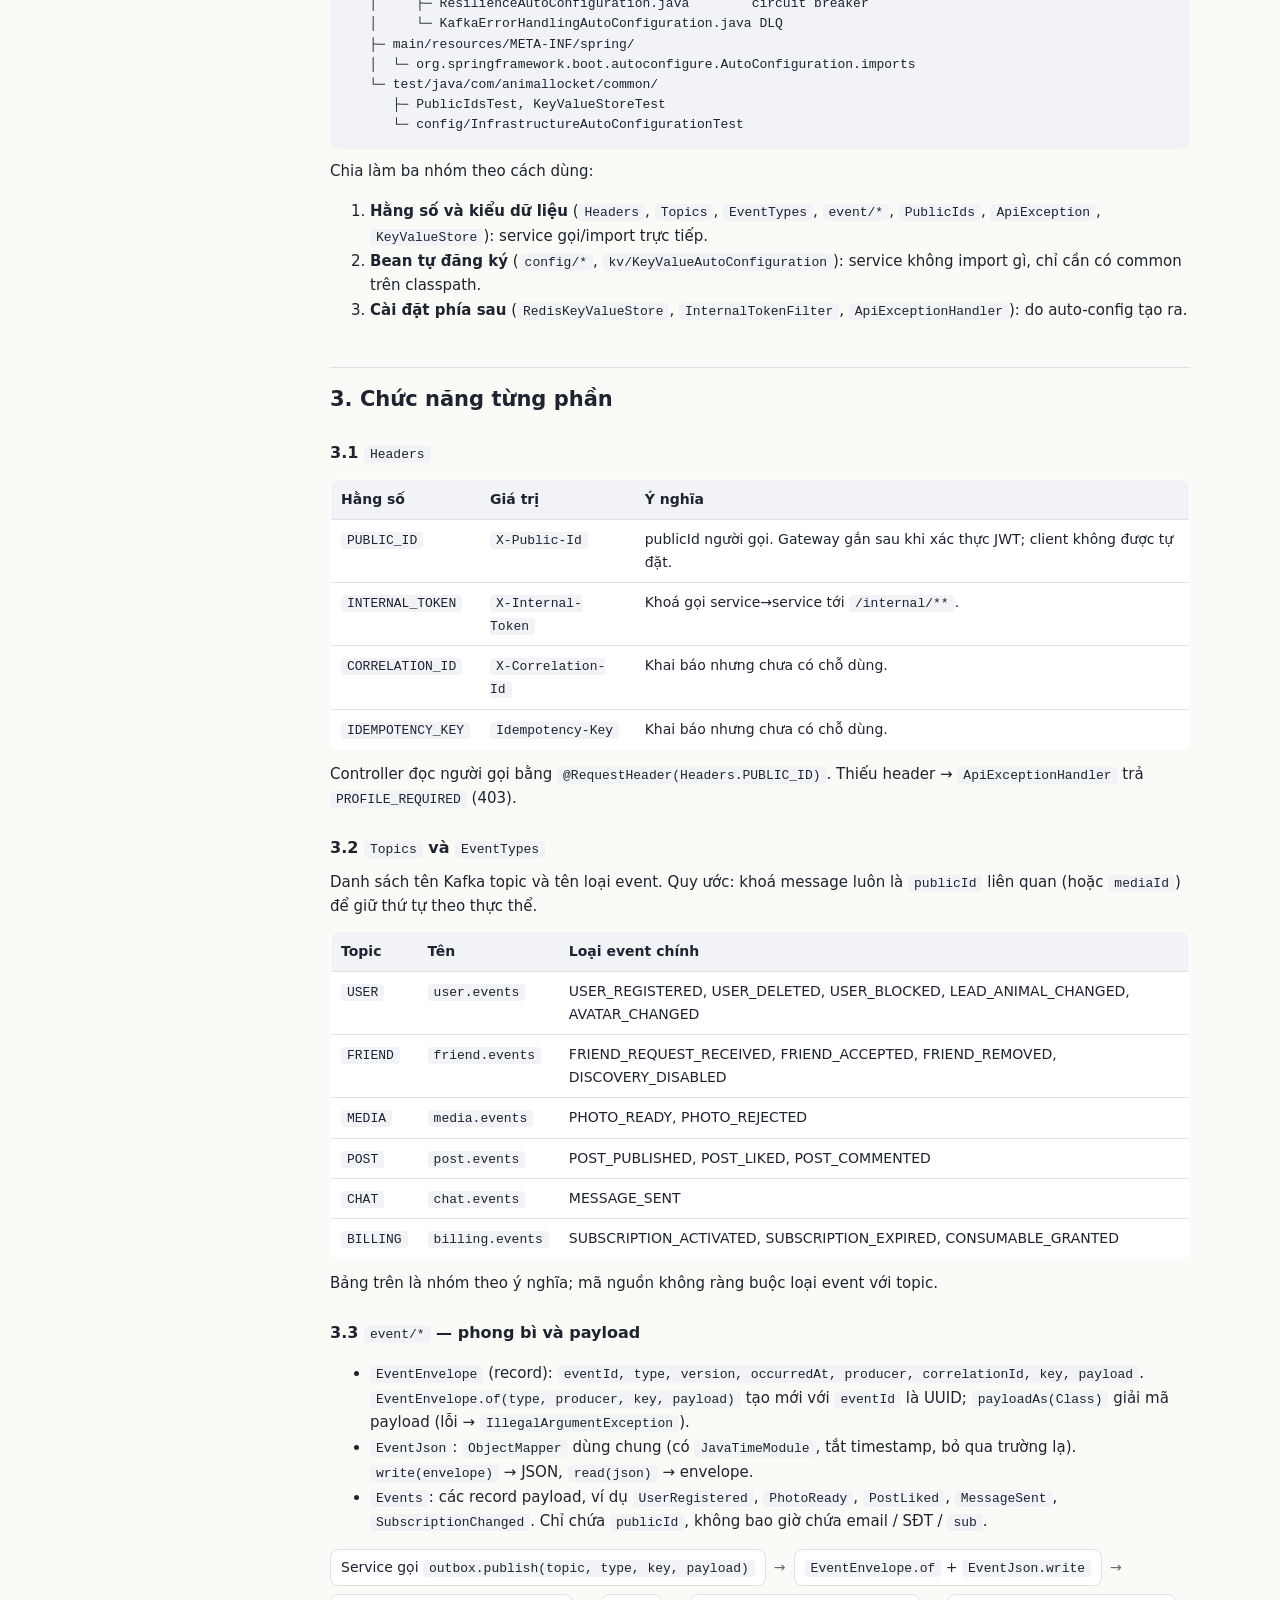
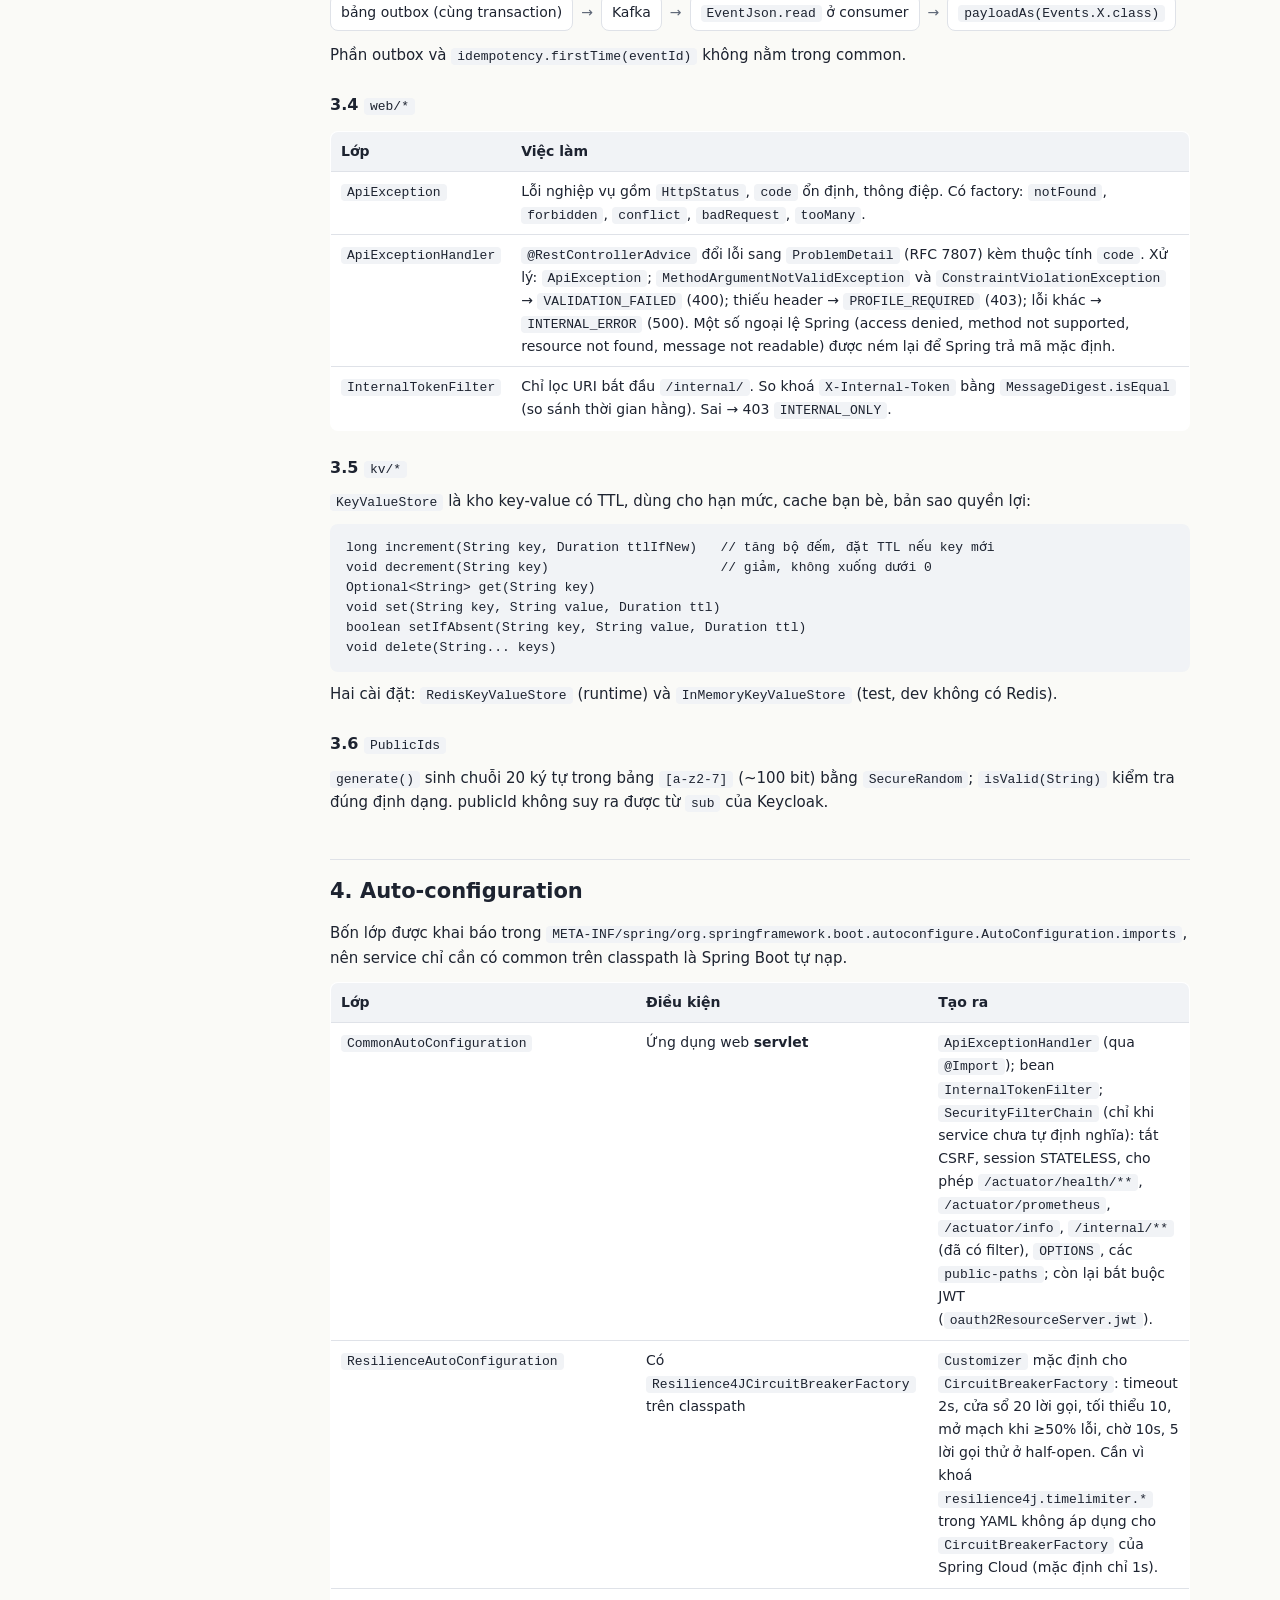
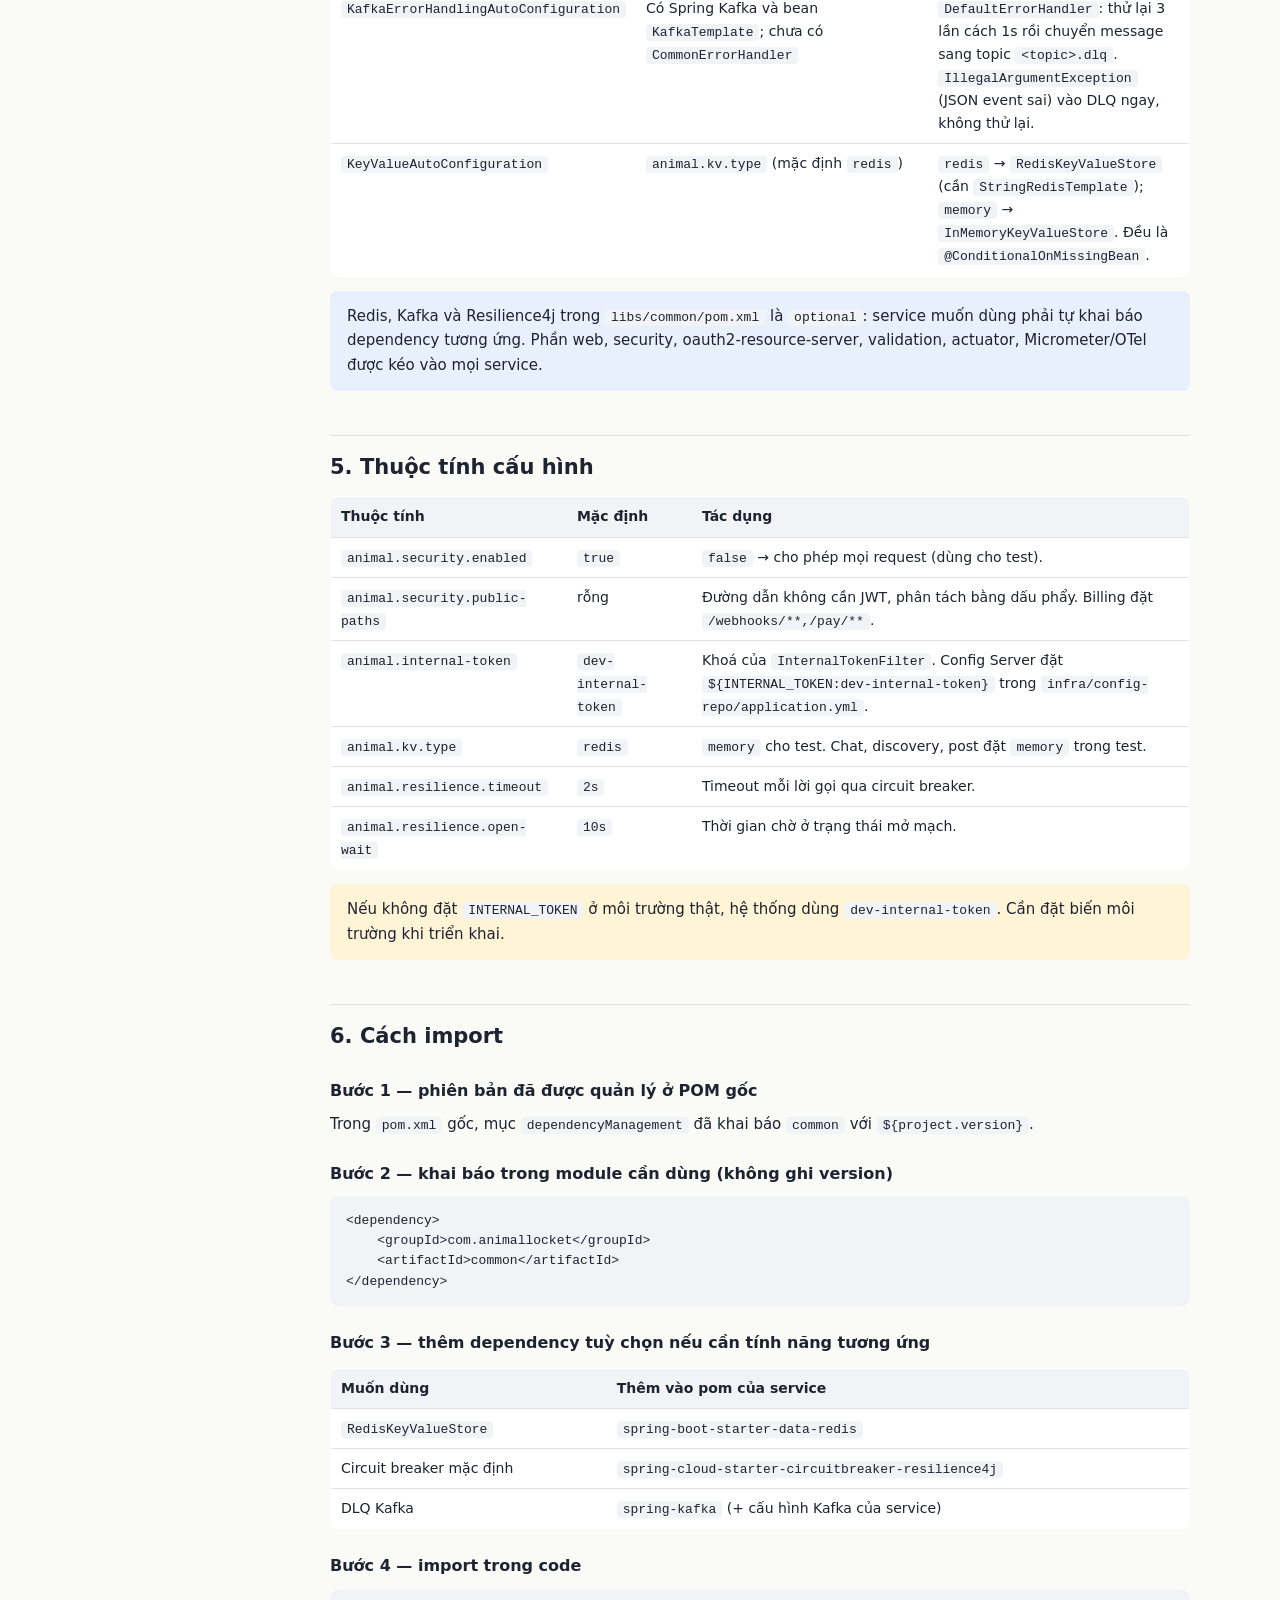
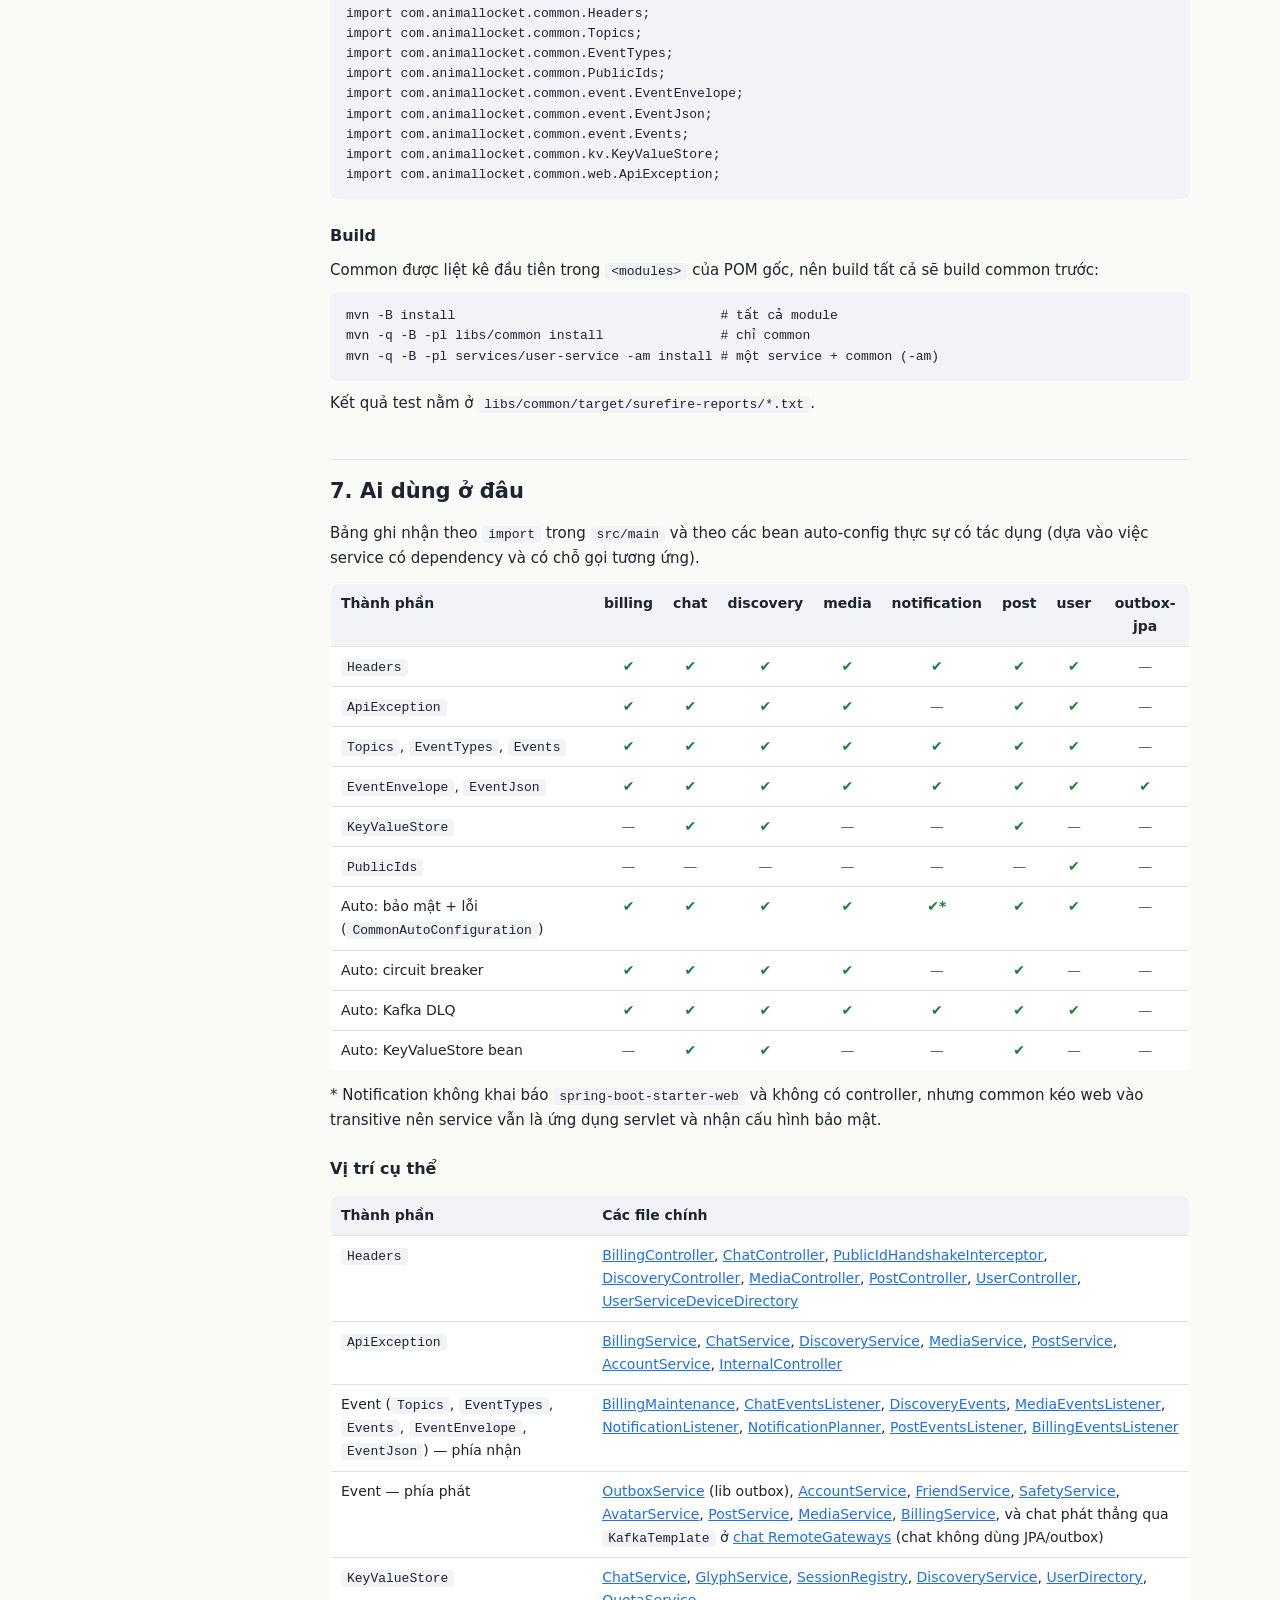
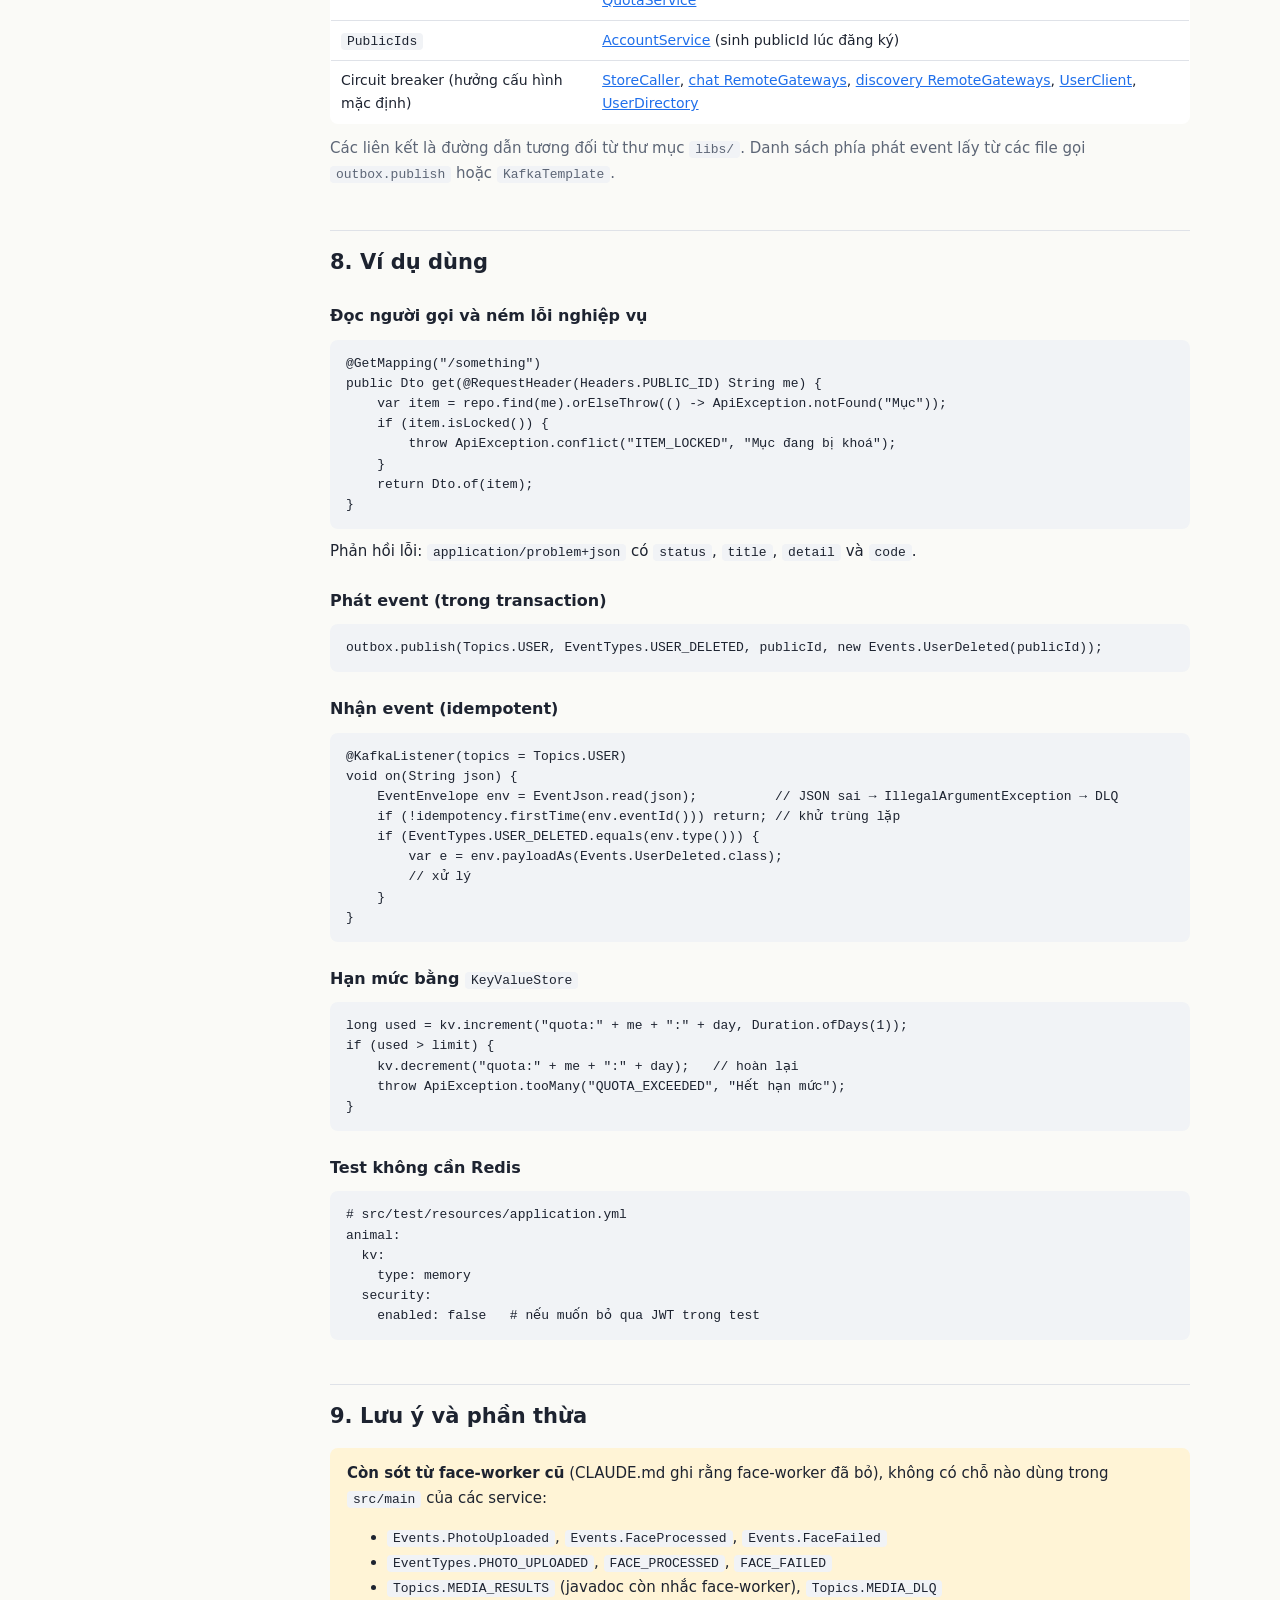
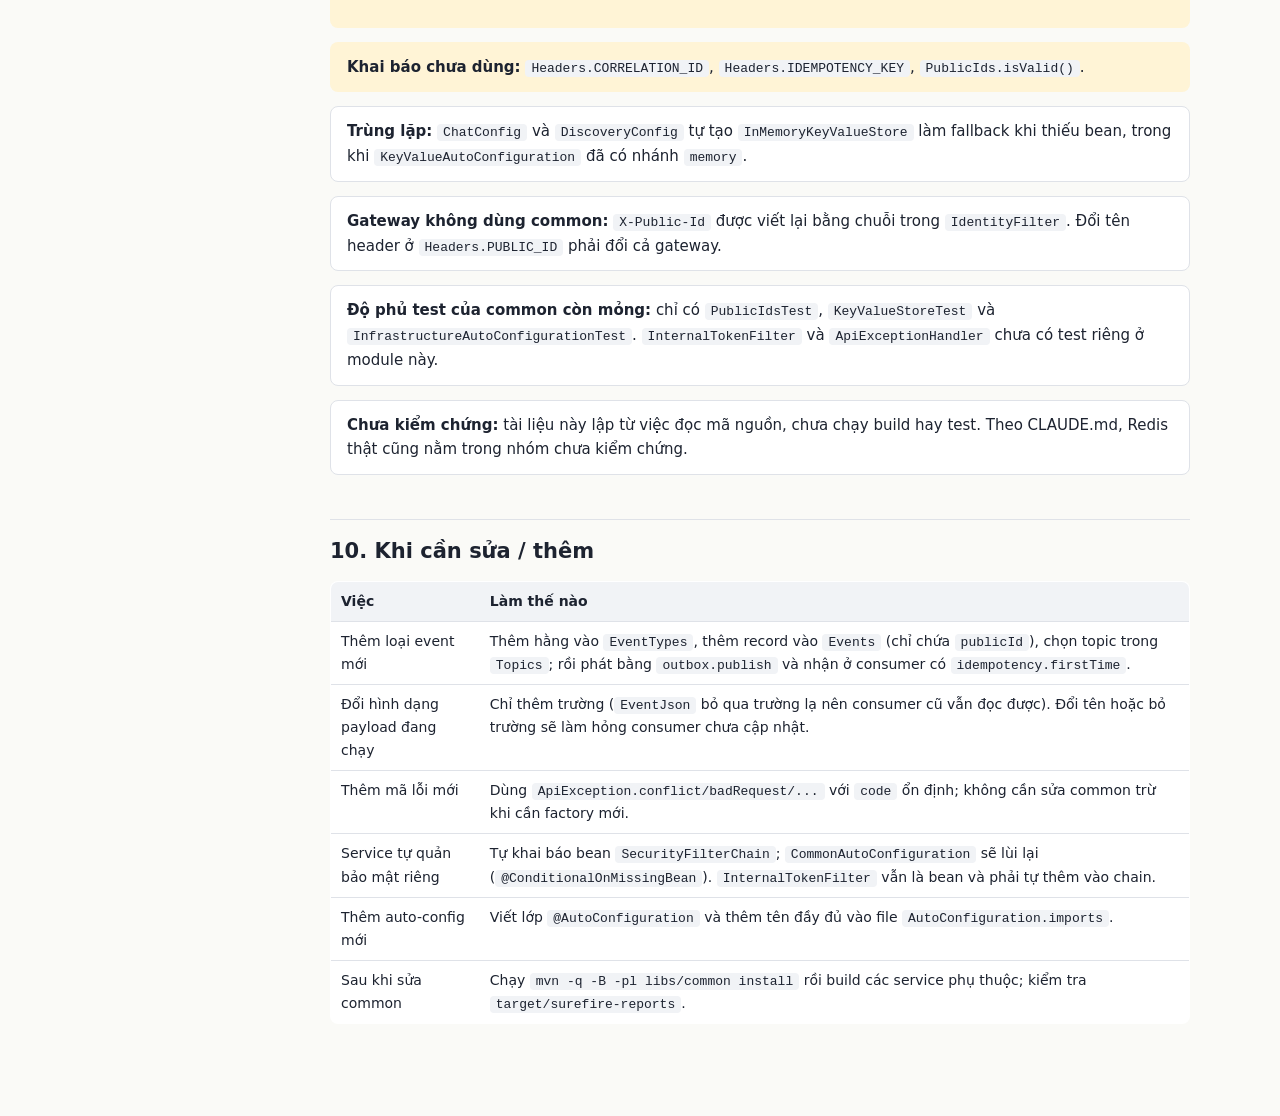
<file: libs/common-guide.html>
<!DOCTYPE html>
<html lang="vi">
<head>
<meta charset="utf-8">
<meta name="viewport" content="width=device-width, initial-scale=1">
<title>libs/common — Tài liệu thư viện dùng chung</title>
<style>
  :root {
    --bg: #fafaf7; --fg: #1d2330; --muted: #5d6676; --line: #dfe2e8; --card: #ffffff;
    --accent: #1f6feb; --accent-bg: #e8f0fe; --ok: #1a7f37; --ok-bg: #e6f4ea;
    --warn: #9a6700; --warn-bg: #fff4d6; --code-bg: #f1f3f6;
  }
  @media (prefers-color-scheme: dark) {
    :root {
      --bg: #12151c; --fg: #e6e9ef; --muted: #98a2b3; --line: #2a3140; --card: #1a1f2a;
      --accent: #6ea8fe; --accent-bg: #1d2a44; --ok: #56d364; --ok-bg: #12301c;
      --warn: #e3b341; --warn-bg: #3a2f10; --code-bg: #222a38;
    }
  }
  * { box-sizing: border-box; }
  body { margin: 0; background: var(--bg); color: var(--fg); font: 15px/1.65 system-ui, "Segoe UI", sans-serif; }
  .layout { display: grid; grid-template-columns: 240px minmax(0, 1fr); max-width: 1180px; margin: 0 auto; }
  nav { position: sticky; top: 0; align-self: start; height: 100vh; overflow: auto; padding: 28px 16px; border-right: 1px solid var(--line); }
  nav b { display: block; margin-bottom: 10px; font-size: 13px; color: var(--muted); text-transform: uppercase; letter-spacing: .06em; }
  nav a { display: block; padding: 4px 8px; border-radius: 6px; color: var(--fg); text-decoration: none; font-size: 14px; }
  nav a:hover { background: var(--accent-bg); color: var(--accent); }
  main { padding: 32px 40px 80px; }
  h1 { font-size: 28px; margin: 0 0 4px; }
  h2 { font-size: 21px; margin: 44px 0 12px; padding-top: 14px; border-top: 1px solid var(--line); }
  h3 { font-size: 16px; margin: 24px 0 6px; }
  p { margin: 8px 0; }
  .sub { color: var(--muted); margin-bottom: 20px; }
  code { background: var(--code-bg); padding: 1px 6px; border-radius: 4px; font: 13px ui-monospace, Consolas, monospace; }
  pre { background: var(--code-bg); padding: 14px 16px; border-radius: 8px; overflow: auto; font: 13px/1.55 ui-monospace, Consolas, monospace; margin: 10px 0; }
  pre code { background: none; padding: 0; }
  table { width: 100%; border-collapse: collapse; margin: 12px 0; background: var(--card); border: 1px solid var(--line); border-radius: 8px; overflow: hidden; font-size: 14px; }
  th, td { padding: 8px 10px; text-align: left; border-bottom: 1px solid var(--line); vertical-align: top; }
  th { background: var(--code-bg); font-weight: 600; }
  tr:last-child td { border-bottom: 0; }
  td.c, th.c { text-align: center; }
  .yes { color: var(--ok); font-weight: 700; }
  .no { color: var(--muted); }
  a { color: var(--accent); }
  .box { padding: 12px 16px; border-radius: 8px; margin: 14px 0; border: 1px solid var(--line); background: var(--card); }
  .box.info { background: var(--accent-bg); border-color: transparent; }
  .box.warn { background: var(--warn-bg); border-color: transparent; }
  .box.ok { background: var(--ok-bg); border-color: transparent; }
  .tag { display: inline-block; font-size: 12px; padding: 1px 8px; border-radius: 999px; background: var(--accent-bg); color: var(--accent); margin-right: 4px; }
  .grid { display: grid; grid-template-columns: repeat(auto-fit, minmax(240px, 1fr)); gap: 12px; margin: 12px 0; }
  .card { background: var(--card); border: 1px solid var(--line); border-radius: 10px; padding: 12px 14px; }
  .card h3 { margin-top: 0; }
  .card p { color: var(--muted); font-size: 14px; margin: 4px 0 0; }
  .flow { display: flex; flex-wrap: wrap; gap: 8px; align-items: center; margin: 12px 0; font-size: 14px; }
  .flow span.n { background: var(--card); border: 1px solid var(--line); border-radius: 8px; padding: 6px 10px; }
  .flow span.ar { color: var(--muted); }
  @media (max-width: 820px) { .layout { grid-template-columns: 1fr; } nav { position: static; height: auto; border-right: 0; border-bottom: 1px solid var(--line); } main { padding: 24px 18px 60px; } }
</style>
</head>
<body>
<div class="layout">
<nav>
  <b>Mục lục</b>
  <a href="#tong-quan">1. Tổng quan</a>
  <a href="#cau-truc">2. Cách tổ chức</a>
  <a href="#chuc-nang">3. Chức năng từng phần</a>
  <a href="#auto-config">4. Auto-configuration</a>
  <a href="#cau-hinh">5. Thuộc tính cấu hình</a>
  <a href="#import">6. Cách import</a>
  <a href="#ban-do">7. Ai dùng ở đâu</a>
  <a href="#vi-du">8. Ví dụ dùng</a>
  <a href="#luu-y">9. Lưu ý và phần thừa</a>
  <a href="#mo-rong">10. Khi cần sửa / thêm</a>
</nav>
<main>

<h1>libs/common</h1>
<p class="sub">Thư viện Java dùng chung cho các microservice servlet của Animal Locket. Tài liệu viết dựa trên mã nguồn tại <code>libs/common</code> (trạng thái nhánh <code>feat/chang-billing-mechainism</code>).</p>

<!-- ===================== 1 ===================== -->
<h2 id="tong-quan">1. Tổng quan</h2>
<p><code>common</code> là một module Maven (<code>com.animallocket:common</code>, phiên bản <code>0.1.0-SNAPSHOT</code>) chứa những thứ mà <strong>mọi service cần giống hệt nhau</strong> để chúng nói chuyện với nhau được:</p>
<div class="grid">
  <div class="card"><h3>Hợp đồng giữa service</h3><p>Tên header, tên Kafka topic, loại event, hình dạng payload và phong bì event.</p></div>
  <div class="card"><h3>Hạ tầng web chung</h3><p>Lỗi RFC 7807, kiểm tra JWT, bảo vệ <code>/internal/**</code>.</p></div>
  <div class="card"><h3>Hạ tầng chịu lỗi</h3><p>Circuit breaker mặc định, dead-letter queue cho Kafka.</p></div>
  <div class="card"><h3>Tiện ích nhỏ</h3><p>Kho key-value có TTL (Redis / bộ nhớ), sinh <code>publicId</code>.</p></div>
</div>
<div class="box info">
  <strong>Không phải</strong> thư viện logic nghiệp vụ. Không có entity, repository hay controller nào ở đây. Nó cũng <strong>không</strong> gồm outbox (nằm ở <code>libs/outbox-jpa</code>, phụ thuộc vào common) và không gồm thư viện avatar (<code>libs/avatar-lib</code>).
</div>

<h3>Vị trí trong monorepo</h3>
<table>
  <tr><th>Module</th><th>Vai trò</th><th>Quan hệ với common</th></tr>
  <tr><td><code>libs/common</code></td><td>Hợp đồng + hạ tầng chung</td><td>—</td></tr>
  <tr><td><code>libs/outbox-jpa</code></td><td>Ghi event vào bảng outbox trong transaction</td><td>Phụ thuộc common (<code>EventEnvelope</code>, <code>EventJson</code>)</td></tr>
  <tr><td><code>libs/avatar-lib</code></td><td>Thư viện avatar (JS build)</td><td>Độc lập</td></tr>
  <tr><td><code>services/*</code> (7 service)</td><td>Nghiệp vụ</td><td>Cả 7 đều phụ thuộc common</td></tr>
  <tr><td><code>infra/api-gateway</code>, <code>config-server</code>, <code>eureka-server</code></td><td>Hạ tầng</td><td>Không phụ thuộc (gateway là reactive nên không dùng được phần servlet)</td></tr>
</table>

<!-- ===================== 2 ===================== -->
<h2 id="cau-truc">2. Cách tổ chức</h2>
<pre><code>libs/common/
├─ pom.xml
└─ src/
   ├─ main/java/com/animallocket/common/
   │  ├─ Headers.java            tên header dùng chung (X-Public-Id, X-Internal-Token, ...)
   │  ├─ Topics.java             tên Kafka topic
   │  ├─ EventTypes.java         tên loại event
   │  ├─ PublicIds.java          sinh / kiểm tra publicId 20 ký tự
   │  ├─ event/
   │  │  ├─ EventEnvelope.java   phong bì event (record)
   │  │  ├─ EventJson.java       ObjectMapper dùng chung + write/read
   │  │  └─ Events.java          các record payload theo từng loại event
   │  ├─ web/
   │  │  ├─ ApiException.java        lỗi nghiệp vụ có mã ổn định
   │  │  ├─ ApiExceptionHandler.java @RestControllerAdvice → RFC 7807
   │  │  └─ InternalTokenFilter.java bảo vệ /internal/**
   │  ├─ kv/
   │  │  ├─ KeyValueStore.java            interface
   │  │  ├─ RedisKeyValueStore.java       cài đặt Redis
   │  │  ├─ InMemoryKeyValueStore.java    cài đặt bộ nhớ (test / dev)
   │  │  └─ KeyValueAutoConfiguration.java
   │  └─ config/
   │     ├─ CommonAutoConfiguration.java            bảo mật + lỗi
   │     ├─ ResilienceAutoConfiguration.java        circuit breaker
   │     └─ KafkaErrorHandlingAutoConfiguration.java DLQ
   ├─ main/resources/META-INF/spring/
   │  └─ org.springframework.boot.autoconfigure.AutoConfiguration.imports
   └─ test/java/com/animallocket/common/
      ├─ PublicIdsTest, KeyValueStoreTest
      └─ config/InfrastructureAutoConfigurationTest</code></pre>
<p>Chia làm ba nhóm theo cách dùng:</p>
<ol>
  <li><strong>Hằng số và kiểu dữ liệu</strong> (<code>Headers</code>, <code>Topics</code>, <code>EventTypes</code>, <code>event/*</code>, <code>PublicIds</code>, <code>ApiException</code>, <code>KeyValueStore</code>): service gọi/import trực tiếp.</li>
  <li><strong>Bean tự đăng ký</strong> (<code>config/*</code>, <code>kv/KeyValueAutoConfiguration</code>): service không import gì, chỉ cần có common trên classpath.</li>
  <li><strong>Cài đặt phía sau</strong> (<code>RedisKeyValueStore</code>, <code>InternalTokenFilter</code>, <code>ApiExceptionHandler</code>): do auto-config tạo ra.</li>
</ol>

<!-- ===================== 3 ===================== -->
<h2 id="chuc-nang">3. Chức năng từng phần</h2>

<h3>3.1 <code>Headers</code></h3>
<table>
  <tr><th>Hằng số</th><th>Giá trị</th><th>Ý nghĩa</th></tr>
  <tr><td><code>PUBLIC_ID</code></td><td><code>X-Public-Id</code></td><td>publicId người gọi. Gateway gắn sau khi xác thực JWT; client không được tự đặt.</td></tr>
  <tr><td><code>INTERNAL_TOKEN</code></td><td><code>X-Internal-Token</code></td><td>Khoá gọi service→service tới <code>/internal/**</code>.</td></tr>
  <tr><td><code>CORRELATION_ID</code></td><td><code>X-Correlation-Id</code></td><td>Khai báo nhưng chưa có chỗ dùng.</td></tr>
  <tr><td><code>IDEMPOTENCY_KEY</code></td><td><code>Idempotency-Key</code></td><td>Khai báo nhưng chưa có chỗ dùng.</td></tr>
</table>
<p>Controller đọc người gọi bằng <code>@RequestHeader(Headers.PUBLIC_ID)</code>. Thiếu header → <code>ApiExceptionHandler</code> trả <code>PROFILE_REQUIRED</code> (403).</p>

<h3>3.2 <code>Topics</code> và <code>EventTypes</code></h3>
<p>Danh sách tên Kafka topic và tên loại event. Quy ước: khoá message luôn là <code>publicId</code> liên quan (hoặc <code>mediaId</code>) để giữ thứ tự theo thực thể.</p>
<table>
  <tr><th>Topic</th><th>Tên</th><th>Loại event chính</th></tr>
  <tr><td><code>USER</code></td><td><code>user.events</code></td><td>USER_REGISTERED, USER_DELETED, USER_BLOCKED, LEAD_ANIMAL_CHANGED, AVATAR_CHANGED</td></tr>
  <tr><td><code>FRIEND</code></td><td><code>friend.events</code></td><td>FRIEND_REQUEST_RECEIVED, FRIEND_ACCEPTED, FRIEND_REMOVED, DISCOVERY_DISABLED</td></tr>
  <tr><td><code>MEDIA</code></td><td><code>media.events</code></td><td>PHOTO_READY, PHOTO_REJECTED</td></tr>
  <tr><td><code>POST</code></td><td><code>post.events</code></td><td>POST_PUBLISHED, POST_LIKED, POST_COMMENTED</td></tr>
  <tr><td><code>CHAT</code></td><td><code>chat.events</code></td><td>MESSAGE_SENT</td></tr>
  <tr><td><code>BILLING</code></td><td><code>billing.events</code></td><td>SUBSCRIPTION_ACTIVATED, SUBSCRIPTION_EXPIRED, CONSUMABLE_GRANTED</td></tr>
</table>
<p>Bảng trên là nhóm theo ý nghĩa; mã nguồn không ràng buộc loại event với topic.</p>

<h3>3.3 <code>event/*</code> — phong bì và payload</h3>
<ul>
  <li><code>EventEnvelope</code> (record): <code>eventId, type, version, occurredAt, producer, correlationId, key, payload</code>. <code>EventEnvelope.of(type, producer, key, payload)</code> tạo mới với <code>eventId</code> là UUID; <code>payloadAs(Class)</code> giải mã payload (lỗi → <code>IllegalArgumentException</code>).</li>
  <li><code>EventJson</code>: <code>ObjectMapper</code> dùng chung (có <code>JavaTimeModule</code>, tắt timestamp, bỏ qua trường lạ). <code>write(envelope)</code> → JSON, <code>read(json)</code> → envelope.</li>
  <li><code>Events</code>: các record payload, ví dụ <code>UserRegistered</code>, <code>PhotoReady</code>, <code>PostLiked</code>, <code>MessageSent</code>, <code>SubscriptionChanged</code>. Chỉ chứa <code>publicId</code>, không bao giờ chứa email / SĐT / <code>sub</code>.</li>
</ul>
<div class="flow">
  <span class="n">Service gọi <code>outbox.publish(topic, type, key, payload)</code></span><span class="ar">→</span>
  <span class="n"><code>EventEnvelope.of</code> + <code>EventJson.write</code></span><span class="ar">→</span>
  <span class="n">bảng outbox (cùng transaction)</span><span class="ar">→</span>
  <span class="n">Kafka</span><span class="ar">→</span>
  <span class="n"><code>EventJson.read</code> ở consumer</span><span class="ar">→</span>
  <span class="n"><code>payloadAs(Events.X.class)</code></span>
</div>
<p>Phần outbox và <code>idempotency.firstTime(eventId)</code> không nằm trong common.</p>

<h3>3.4 <code>web/*</code></h3>
<table>
  <tr><th>Lớp</th><th>Việc làm</th></tr>
  <tr><td><code>ApiException</code></td><td>Lỗi nghiệp vụ gồm <code>HttpStatus</code>, <code>code</code> ổn định, thông điệp. Có factory: <code>notFound</code>, <code>forbidden</code>, <code>conflict</code>, <code>badRequest</code>, <code>tooMany</code>.</td></tr>
  <tr><td><code>ApiExceptionHandler</code></td><td><code>@RestControllerAdvice</code> đổi lỗi sang <code>ProblemDetail</code> (RFC 7807) kèm thuộc tính <code>code</code>. Xử lý: <code>ApiException</code>; <code>MethodArgumentNotValidException</code> và <code>ConstraintViolationException</code> → <code>VALIDATION_FAILED</code> (400); thiếu header → <code>PROFILE_REQUIRED</code> (403); lỗi khác → <code>INTERNAL_ERROR</code> (500). Một số ngoại lệ Spring (access denied, method not supported, resource not found, message not readable) được ném lại để Spring trả mã mặc định.</td></tr>
  <tr><td><code>InternalTokenFilter</code></td><td>Chỉ lọc URI bắt đầu <code>/internal/</code>. So khoá <code>X-Internal-Token</code> bằng <code>MessageDigest.isEqual</code> (so sánh thời gian hằng). Sai → 403 <code>INTERNAL_ONLY</code>.</td></tr>
</table>

<h3>3.5 <code>kv/*</code></h3>
<p><code>KeyValueStore</code> là kho key-value có TTL, dùng cho hạn mức, cache bạn bè, bản sao quyền lợi:</p>
<pre><code>long increment(String key, Duration ttlIfNew)   // tăng bộ đếm, đặt TTL nếu key mới
void decrement(String key)                      // giảm, không xuống dưới 0
Optional&lt;String&gt; get(String key)
void set(String key, String value, Duration ttl)
boolean setIfAbsent(String key, String value, Duration ttl)
void delete(String... keys)</code></pre>
<p>Hai cài đặt: <code>RedisKeyValueStore</code> (runtime) và <code>InMemoryKeyValueStore</code> (test, dev không có Redis).</p>

<h3>3.6 <code>PublicIds</code></h3>
<p><code>generate()</code> sinh chuỗi 20 ký tự trong bảng <code>[a-z2-7]</code> (~100 bit) bằng <code>SecureRandom</code>; <code>isValid(String)</code> kiểm tra đúng định dạng. publicId không suy ra được từ <code>sub</code> của Keycloak.</p>

<!-- ===================== 4 ===================== -->
<h2 id="auto-config">4. Auto-configuration</h2>
<p>Bốn lớp được khai báo trong <code>META-INF/spring/org.springframework.boot.autoconfigure.AutoConfiguration.imports</code>, nên service chỉ cần có common trên classpath là Spring Boot tự nạp.</p>
<table>
  <tr><th>Lớp</th><th>Điều kiện</th><th>Tạo ra</th></tr>
  <tr>
    <td><code>CommonAutoConfiguration</code></td>
    <td>Ứng dụng web <strong>servlet</strong></td>
    <td><code>ApiExceptionHandler</code> (qua <code>@Import</code>); bean <code>InternalTokenFilter</code>; <code>SecurityFilterChain</code> (chỉ khi service chưa tự định nghĩa): tắt CSRF, session STATELESS, cho phép <code>/actuator/health/**</code>, <code>/actuator/prometheus</code>, <code>/actuator/info</code>, <code>/internal/**</code> (đã có filter), <code>OPTIONS</code>, các <code>public-paths</code>; còn lại bắt buộc JWT (<code>oauth2ResourceServer.jwt</code>).</td>
  </tr>
  <tr>
    <td><code>ResilienceAutoConfiguration</code></td>
    <td>Có <code>Resilience4JCircuitBreakerFactory</code> trên classpath</td>
    <td><code>Customizer</code> mặc định cho <code>CircuitBreakerFactory</code>: timeout 2s, cửa sổ 20 lời gọi, tối thiểu 10, mở mạch khi ≥50% lỗi, chờ 10s, 5 lời gọi thử ở half-open. Cần vì khoá <code>resilience4j.timelimiter.*</code> trong YAML không áp dụng cho <code>CircuitBreakerFactory</code> của Spring Cloud (mặc định chỉ 1s).</td>
  </tr>
  <tr>
    <td><code>KafkaErrorHandlingAutoConfiguration</code></td>
    <td>Có Spring Kafka và bean <code>KafkaTemplate</code>; chưa có <code>CommonErrorHandler</code></td>
    <td><code>DefaultErrorHandler</code>: thử lại 3 lần cách 1s rồi chuyển message sang topic <code>&lt;topic&gt;.dlq</code>. <code>IllegalArgumentException</code> (JSON event sai) vào DLQ ngay, không thử lại.</td>
  </tr>
  <tr>
    <td><code>KeyValueAutoConfiguration</code></td>
    <td><code>animal.kv.type</code> (mặc định <code>redis</code>)</td>
    <td><code>redis</code> → <code>RedisKeyValueStore</code> (cần <code>StringRedisTemplate</code>); <code>memory</code> → <code>InMemoryKeyValueStore</code>. Đều là <code>@ConditionalOnMissingBean</code>.</td>
  </tr>
</table>
<div class="box info">
  Redis, Kafka và Resilience4j trong <code>libs/common/pom.xml</code> là <code>optional</code>: service muốn dùng phải tự khai báo dependency tương ứng. Phần web, security, oauth2-resource-server, validation, actuator, Micrometer/OTel được kéo vào mọi service.
</div>

<!-- ===================== 5 ===================== -->
<h2 id="cau-hinh">5. Thuộc tính cấu hình</h2>
<table>
  <tr><th>Thuộc tính</th><th>Mặc định</th><th>Tác dụng</th></tr>
  <tr><td><code>animal.security.enabled</code></td><td><code>true</code></td><td><code>false</code> → cho phép mọi request (dùng cho test).</td></tr>
  <tr><td><code>animal.security.public-paths</code></td><td>rỗng</td><td>Đường dẫn không cần JWT, phân tách bằng dấu phẩy. Billing đặt <code>/webhooks/**,/pay/**</code>.</td></tr>
  <tr><td><code>animal.internal-token</code></td><td><code>dev-internal-token</code></td><td>Khoá của <code>InternalTokenFilter</code>. Config Server đặt <code>${INTERNAL_TOKEN:dev-internal-token}</code> trong <code>infra/config-repo/application.yml</code>.</td></tr>
  <tr><td><code>animal.kv.type</code></td><td><code>redis</code></td><td><code>memory</code> cho test. Chat, discovery, post đặt <code>memory</code> trong test.</td></tr>
  <tr><td><code>animal.resilience.timeout</code></td><td><code>2s</code></td><td>Timeout mỗi lời gọi qua circuit breaker.</td></tr>
  <tr><td><code>animal.resilience.open-wait</code></td><td><code>10s</code></td><td>Thời gian chờ ở trạng thái mở mạch.</td></tr>
</table>
<div class="box warn">Nếu không đặt <code>INTERNAL_TOKEN</code> ở môi trường thật, hệ thống dùng <code>dev-internal-token</code>. Cần đặt biến môi trường khi triển khai.</div>

<!-- ===================== 6 ===================== -->
<h2 id="import">6. Cách import</h2>
<h3>Bước 1 — phiên bản đã được quản lý ở POM gốc</h3>
<p>Trong <code>pom.xml</code> gốc, mục <code>dependencyManagement</code> đã khai báo <code>common</code> với <code>${project.version}</code>.</p>
<h3>Bước 2 — khai báo trong module cần dùng (không ghi version)</h3>
<pre><code>&lt;dependency&gt;
    &lt;groupId&gt;com.animallocket&lt;/groupId&gt;
    &lt;artifactId&gt;common&lt;/artifactId&gt;
&lt;/dependency&gt;</code></pre>
<h3>Bước 3 — thêm dependency tuỳ chọn nếu cần tính năng tương ứng</h3>
<table>
  <tr><th>Muốn dùng</th><th>Thêm vào pom của service</th></tr>
  <tr><td><code>RedisKeyValueStore</code></td><td><code>spring-boot-starter-data-redis</code></td></tr>
  <tr><td>Circuit breaker mặc định</td><td><code>spring-cloud-starter-circuitbreaker-resilience4j</code></td></tr>
  <tr><td>DLQ Kafka</td><td><code>spring-kafka</code> (+ cấu hình Kafka của service)</td></tr>
</table>
<h3>Bước 4 — import trong code</h3>
<pre><code>import com.animallocket.common.Headers;
import com.animallocket.common.Topics;
import com.animallocket.common.EventTypes;
import com.animallocket.common.PublicIds;
import com.animallocket.common.event.EventEnvelope;
import com.animallocket.common.event.EventJson;
import com.animallocket.common.event.Events;
import com.animallocket.common.kv.KeyValueStore;
import com.animallocket.common.web.ApiException;</code></pre>
<h3>Build</h3>
<p>Common được liệt kê đầu tiên trong <code>&lt;modules&gt;</code> của POM gốc, nên build tất cả sẽ build common trước:</p>
<pre><code>mvn -B install                                  # tất cả module
mvn -q -B -pl libs/common install               # chỉ common
mvn -q -B -pl services/user-service -am install # một service + common (-am)</code></pre>
<p>Kết quả test nằm ở <code>libs/common/target/surefire-reports/*.txt</code>.</p>

<!-- ===================== 7 ===================== -->
<h2 id="ban-do">7. Ai dùng ở đâu</h2>
<p>Bảng ghi nhận theo <code>import</code> trong <code>src/main</code> và theo các bean auto-config thực sự có tác dụng (dựa vào việc service có dependency và có chỗ gọi tương ứng).</p>
<table>
  <tr>
    <th>Thành phần</th>
    <th class="c">billing</th><th class="c">chat</th><th class="c">discovery</th><th class="c">media</th><th class="c">notification</th><th class="c">post</th><th class="c">user</th><th class="c">outbox-jpa</th>
  </tr>
  <tr><td><code>Headers</code></td><td class="c yes">✔</td><td class="c yes">✔</td><td class="c yes">✔</td><td class="c yes">✔</td><td class="c yes">✔</td><td class="c yes">✔</td><td class="c yes">✔</td><td class="c no">—</td></tr>
  <tr><td><code>ApiException</code></td><td class="c yes">✔</td><td class="c yes">✔</td><td class="c yes">✔</td><td class="c yes">✔</td><td class="c no">—</td><td class="c yes">✔</td><td class="c yes">✔</td><td class="c no">—</td></tr>
  <tr><td><code>Topics</code>, <code>EventTypes</code>, <code>Events</code></td><td class="c yes">✔</td><td class="c yes">✔</td><td class="c yes">✔</td><td class="c yes">✔</td><td class="c yes">✔</td><td class="c yes">✔</td><td class="c yes">✔</td><td class="c no">—</td></tr>
  <tr><td><code>EventEnvelope</code>, <code>EventJson</code></td><td class="c yes">✔</td><td class="c yes">✔</td><td class="c yes">✔</td><td class="c yes">✔</td><td class="c yes">✔</td><td class="c yes">✔</td><td class="c yes">✔</td><td class="c yes">✔</td></tr>
  <tr><td><code>KeyValueStore</code></td><td class="c no">—</td><td class="c yes">✔</td><td class="c yes">✔</td><td class="c no">—</td><td class="c no">—</td><td class="c yes">✔</td><td class="c no">—</td><td class="c no">—</td></tr>
  <tr><td><code>PublicIds</code></td><td class="c no">—</td><td class="c no">—</td><td class="c no">—</td><td class="c no">—</td><td class="c no">—</td><td class="c no">—</td><td class="c yes">✔</td><td class="c no">—</td></tr>
  <tr><td>Auto: bảo mật + lỗi (<code>CommonAutoConfiguration</code>)</td><td class="c yes">✔</td><td class="c yes">✔</td><td class="c yes">✔</td><td class="c yes">✔</td><td class="c yes">✔*</td><td class="c yes">✔</td><td class="c yes">✔</td><td class="c no">—</td></tr>
  <tr><td>Auto: circuit breaker</td><td class="c yes">✔</td><td class="c yes">✔</td><td class="c yes">✔</td><td class="c yes">✔</td><td class="c no">—</td><td class="c yes">✔</td><td class="c no">—</td><td class="c no">—</td></tr>
  <tr><td>Auto: Kafka DLQ</td><td class="c yes">✔</td><td class="c yes">✔</td><td class="c yes">✔</td><td class="c yes">✔</td><td class="c yes">✔</td><td class="c yes">✔</td><td class="c yes">✔</td><td class="c no">—</td></tr>
  <tr><td>Auto: KeyValueStore bean</td><td class="c no">—</td><td class="c yes">✔</td><td class="c yes">✔</td><td class="c no">—</td><td class="c no">—</td><td class="c yes">✔</td><td class="c no">—</td><td class="c no">—</td></tr>
</table>
<p>* Notification không khai báo <code>spring-boot-starter-web</code> và không có controller, nhưng common kéo web vào transitive nên service vẫn là ứng dụng servlet và nhận cấu hình bảo mật.</p>

<h3>Vị trí cụ thể</h3>
<table>
  <tr><th>Thành phần</th><th>Các file chính</th></tr>
  <tr>
    <td><code>Headers</code></td>
    <td>
      <a href="../services/billing-service/src/main/java/com/animallocket/billing/web/BillingController.java">BillingController</a>,
      <a href="../services/chat-service/src/main/java/com/animallocket/chat/web/ChatController.java">ChatController</a>,
      <a href="../services/chat-service/src/main/java/com/animallocket/chat/ws/PublicIdHandshakeInterceptor.java">PublicIdHandshakeInterceptor</a>,
      <a href="../services/discovery-service/src/main/java/com/animallocket/discovery/web/DiscoveryController.java">DiscoveryController</a>,
      <a href="../services/media-service/src/main/java/com/animallocket/media/web/MediaController.java">MediaController</a>,
      <a href="../services/post-service/src/main/java/com/animallocket/post/web/PostController.java">PostController</a>,
      <a href="../services/user-service/src/main/java/com/animallocket/user/web/UserController.java">UserController</a>,
      <a href="../services/notification-service/src/main/java/com/animallocket/notification/UserServiceDeviceDirectory.java">UserServiceDeviceDirectory</a>
    </td>
  </tr>
  <tr>
    <td><code>ApiException</code></td>
    <td>
      <a href="../services/billing-service/src/main/java/com/animallocket/billing/service/BillingService.java">BillingService</a>,
      <a href="../services/chat-service/src/main/java/com/animallocket/chat/service/ChatService.java">ChatService</a>,
      <a href="../services/discovery-service/src/main/java/com/animallocket/discovery/service/DiscoveryService.java">DiscoveryService</a>,
      <a href="../services/media-service/src/main/java/com/animallocket/media/service/MediaService.java">MediaService</a>,
      <a href="../services/post-service/src/main/java/com/animallocket/post/service/PostService.java">PostService</a>,
      <a href="../services/user-service/src/main/java/com/animallocket/user/service/AccountService.java">AccountService</a>,
      <a href="../services/user-service/src/main/java/com/animallocket/user/web/InternalController.java">InternalController</a>
    </td>
  </tr>
  <tr>
    <td>Event (<code>Topics</code>, <code>EventTypes</code>, <code>Events</code>, <code>EventEnvelope</code>, <code>EventJson</code>) — phía nhận</td>
    <td>
      <a href="../services/billing-service/src/main/java/com/animallocket/billing/service/BillingMaintenance.java">BillingMaintenance</a>,
      <a href="../services/chat-service/src/main/java/com/animallocket/chat/messaging/ChatEventsListener.java">ChatEventsListener</a>,
      <a href="../services/discovery-service/src/main/java/com/animallocket/discovery/messaging/DiscoveryEvents.java">DiscoveryEvents</a>,
      <a href="../services/media-service/src/main/java/com/animallocket/media/messaging/MediaEventsListener.java">MediaEventsListener</a>,
      <a href="../services/notification-service/src/main/java/com/animallocket/notification/NotificationListener.java">NotificationListener</a>,
      <a href="../services/notification-service/src/main/java/com/animallocket/notification/NotificationPlanner.java">NotificationPlanner</a>,
      <a href="../services/post-service/src/main/java/com/animallocket/post/messaging/PostEventsListener.java">PostEventsListener</a>,
      <a href="../services/user-service/src/main/java/com/animallocket/user/messaging/BillingEventsListener.java">BillingEventsListener</a>
    </td>
  </tr>
  <tr>
    <td>Event — phía phát</td>
    <td>
      <a href="outbox-jpa/src/main/java/com/animallocket/outbox/OutboxService.java">OutboxService</a> (lib outbox),
      <a href="../services/user-service/src/main/java/com/animallocket/user/service/AccountService.java">AccountService</a>,
      <a href="../services/user-service/src/main/java/com/animallocket/user/service/FriendService.java">FriendService</a>,
      <a href="../services/user-service/src/main/java/com/animallocket/user/service/SafetyService.java">SafetyService</a>,
      <a href="../services/user-service/src/main/java/com/animallocket/user/service/AvatarService.java">AvatarService</a>,
      <a href="../services/post-service/src/main/java/com/animallocket/post/service/PostService.java">PostService</a>,
      <a href="../services/media-service/src/main/java/com/animallocket/media/service/MediaService.java">MediaService</a>,
      <a href="../services/billing-service/src/main/java/com/animallocket/billing/service/BillingService.java">BillingService</a>,
      và chat phát thẳng qua <code>KafkaTemplate</code> ở <a href="../services/chat-service/src/main/java/com/animallocket/chat/client/RemoteGateways.java">chat RemoteGateways</a> (chat không dùng JPA/outbox)
    </td>
  </tr>
  <tr>
    <td><code>KeyValueStore</code></td>
    <td>
      <a href="../services/chat-service/src/main/java/com/animallocket/chat/service/ChatService.java">ChatService</a>,
      <a href="../services/chat-service/src/main/java/com/animallocket/chat/service/GlyphService.java">GlyphService</a>,
      <a href="../services/chat-service/src/main/java/com/animallocket/chat/ws/SessionRegistry.java">SessionRegistry</a>,
      <a href="../services/discovery-service/src/main/java/com/animallocket/discovery/service/DiscoveryService.java">DiscoveryService</a>,
      <a href="../services/post-service/src/main/java/com/animallocket/post/client/UserDirectory.java">UserDirectory</a>,
      <a href="../services/post-service/src/main/java/com/animallocket/post/service/QuotaService.java">QuotaService</a>
    </td>
  </tr>
  <tr>
    <td><code>PublicIds</code></td>
    <td><a href="../services/user-service/src/main/java/com/animallocket/user/service/AccountService.java">AccountService</a> (sinh publicId lúc đăng ký)</td>
  </tr>
  <tr>
    <td>Circuit breaker (hưởng cấu hình mặc định)</td>
    <td>
      <a href="../services/billing-service/src/main/java/com/animallocket/billing/store/StoreCaller.java">StoreCaller</a>,
      <a href="../services/chat-service/src/main/java/com/animallocket/chat/client/RemoteGateways.java">chat RemoteGateways</a>,
      <a href="../services/discovery-service/src/main/java/com/animallocket/discovery/client/RemoteGateways.java">discovery RemoteGateways</a>,
      <a href="../services/media-service/src/main/java/com/animallocket/media/client/UserClient.java">UserClient</a>,
      <a href="../services/post-service/src/main/java/com/animallocket/post/client/UserDirectory.java">UserDirectory</a>
    </td>
  </tr>
</table>
<p class="sub">Các liên kết là đường dẫn tương đối từ thư mục <code>libs/</code>. Danh sách phía phát event lấy từ các file gọi <code>outbox.publish</code> hoặc <code>KafkaTemplate</code>.</p>

<!-- ===================== 8 ===================== -->
<h2 id="vi-du">8. Ví dụ dùng</h2>

<h3>Đọc người gọi và ném lỗi nghiệp vụ</h3>
<pre><code>@GetMapping("/something")
public Dto get(@RequestHeader(Headers.PUBLIC_ID) String me) {
    var item = repo.find(me).orElseThrow(() -&gt; ApiException.notFound("Mục"));
    if (item.isLocked()) {
        throw ApiException.conflict("ITEM_LOCKED", "Mục đang bị khoá");
    }
    return Dto.of(item);
}</code></pre>
<p>Phản hồi lỗi: <code>application/problem+json</code> có <code>status</code>, <code>title</code>, <code>detail</code> và <code>code</code>.</p>

<h3>Phát event (trong transaction)</h3>
<pre><code>outbox.publish(Topics.USER, EventTypes.USER_DELETED, publicId, new Events.UserDeleted(publicId));</code></pre>

<h3>Nhận event (idempotent)</h3>
<pre><code>@KafkaListener(topics = Topics.USER)
void on(String json) {
    EventEnvelope env = EventJson.read(json);          // JSON sai → IllegalArgumentException → DLQ
    if (!idempotency.firstTime(env.eventId())) return; // khử trùng lặp
    if (EventTypes.USER_DELETED.equals(env.type())) {
        var e = env.payloadAs(Events.UserDeleted.class);
        // xử lý
    }
}</code></pre>

<h3>Hạn mức bằng <code>KeyValueStore</code></h3>
<pre><code>long used = kv.increment("quota:" + me + ":" + day, Duration.ofDays(1));
if (used &gt; limit) {
    kv.decrement("quota:" + me + ":" + day);   // hoàn lại
    throw ApiException.tooMany("QUOTA_EXCEEDED", "Hết hạn mức");
}</code></pre>

<h3>Test không cần Redis</h3>
<pre><code># src/test/resources/application.yml
animal:
  kv:
    type: memory
  security:
    enabled: false   # nếu muốn bỏ qua JWT trong test</code></pre>

<!-- ===================== 9 ===================== -->
<h2 id="luu-y">9. Lưu ý và phần thừa</h2>
<div class="box warn">
  <strong>Còn sót từ face-worker cũ</strong> (CLAUDE.md ghi rằng face-worker đã bỏ), không có chỗ nào dùng trong <code>src/main</code> của các service:
  <ul>
    <li><code>Events.PhotoUploaded</code>, <code>Events.FaceProcessed</code>, <code>Events.FaceFailed</code></li>
    <li><code>EventTypes.PHOTO_UPLOADED</code>, <code>FACE_PROCESSED</code>, <code>FACE_FAILED</code></li>
    <li><code>Topics.MEDIA_RESULTS</code> (javadoc còn nhắc face-worker), <code>Topics.MEDIA_DLQ</code></li>
  </ul>
</div>
<div class="box warn">
  <strong>Khai báo chưa dùng:</strong> <code>Headers.CORRELATION_ID</code>, <code>Headers.IDEMPOTENCY_KEY</code>, <code>PublicIds.isValid()</code>.
</div>
<div class="box">
  <strong>Trùng lặp:</strong> <code>ChatConfig</code> và <code>DiscoveryConfig</code> tự tạo <code>InMemoryKeyValueStore</code> làm fallback khi thiếu bean, trong khi <code>KeyValueAutoConfiguration</code> đã có nhánh <code>memory</code>.
</div>
<div class="box">
  <strong>Gateway không dùng common:</strong> <code>X-Public-Id</code> được viết lại bằng chuỗi trong <code>IdentityFilter</code>. Đổi tên header ở <code>Headers.PUBLIC_ID</code> phải đổi cả gateway.
</div>
<div class="box">
  <strong>Độ phủ test của common còn mỏng:</strong> chỉ có <code>PublicIdsTest</code>, <code>KeyValueStoreTest</code> và <code>InfrastructureAutoConfigurationTest</code>. <code>InternalTokenFilter</code> và <code>ApiExceptionHandler</code> chưa có test riêng ở module này.
</div>
<div class="box">
  <strong>Chưa kiểm chứng:</strong> tài liệu này lập từ việc đọc mã nguồn, chưa chạy build hay test. Theo CLAUDE.md, Redis thật cũng nằm trong nhóm chưa kiểm chứng.
</div>

<!-- ===================== 10 ===================== -->
<h2 id="mo-rong">10. Khi cần sửa / thêm</h2>
<table>
  <tr><th>Việc</th><th>Làm thế nào</th></tr>
  <tr><td>Thêm loại event mới</td><td>Thêm hằng vào <code>EventTypes</code>, thêm record vào <code>Events</code> (chỉ chứa <code>publicId</code>), chọn topic trong <code>Topics</code>; rồi phát bằng <code>outbox.publish</code> và nhận ở consumer có <code>idempotency.firstTime</code>.</td></tr>
  <tr><td>Đổi hình dạng payload đang chạy</td><td>Chỉ thêm trường (<code>EventJson</code> bỏ qua trường lạ nên consumer cũ vẫn đọc được). Đổi tên hoặc bỏ trường sẽ làm hỏng consumer chưa cập nhật.</td></tr>
  <tr><td>Thêm mã lỗi mới</td><td>Dùng <code>ApiException.conflict/badRequest/...</code> với <code>code</code> ổn định; không cần sửa common trừ khi cần factory mới.</td></tr>
  <tr><td>Service tự quản bảo mật riêng</td><td>Tự khai báo bean <code>SecurityFilterChain</code>; <code>CommonAutoConfiguration</code> sẽ lùi lại (<code>@ConditionalOnMissingBean</code>). <code>InternalTokenFilter</code> vẫn là bean và phải tự thêm vào chain.</td></tr>
  <tr><td>Thêm auto-config mới</td><td>Viết lớp <code>@AutoConfiguration</code> và thêm tên đầy đủ vào file <code>AutoConfiguration.imports</code>.</td></tr>
  <tr><td>Sau khi sửa common</td><td>Chạy <code>mvn -q -B -pl libs/common install</code> rồi build các service phụ thuộc; kiểm tra <code>target/surefire-reports</code>.</td></tr>
</table>

</main>
</div>
</body>
</html>
</file>
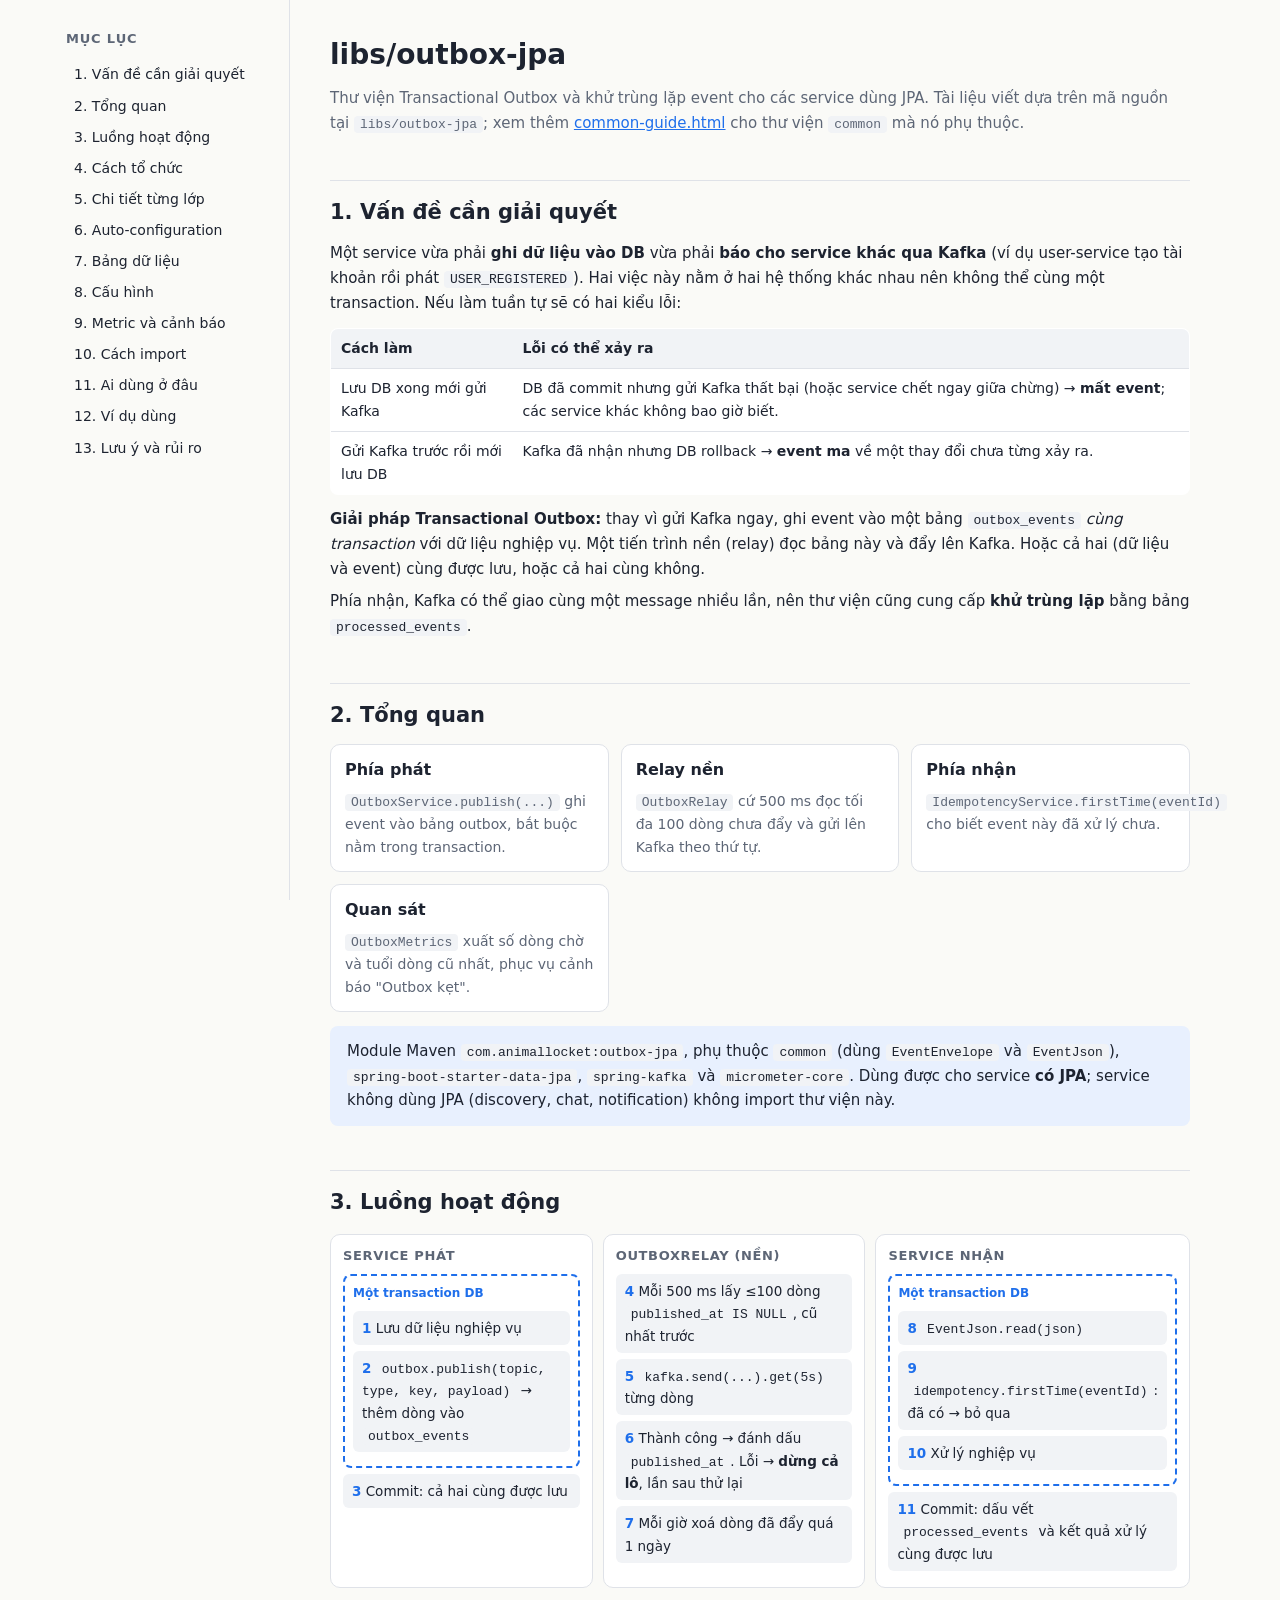
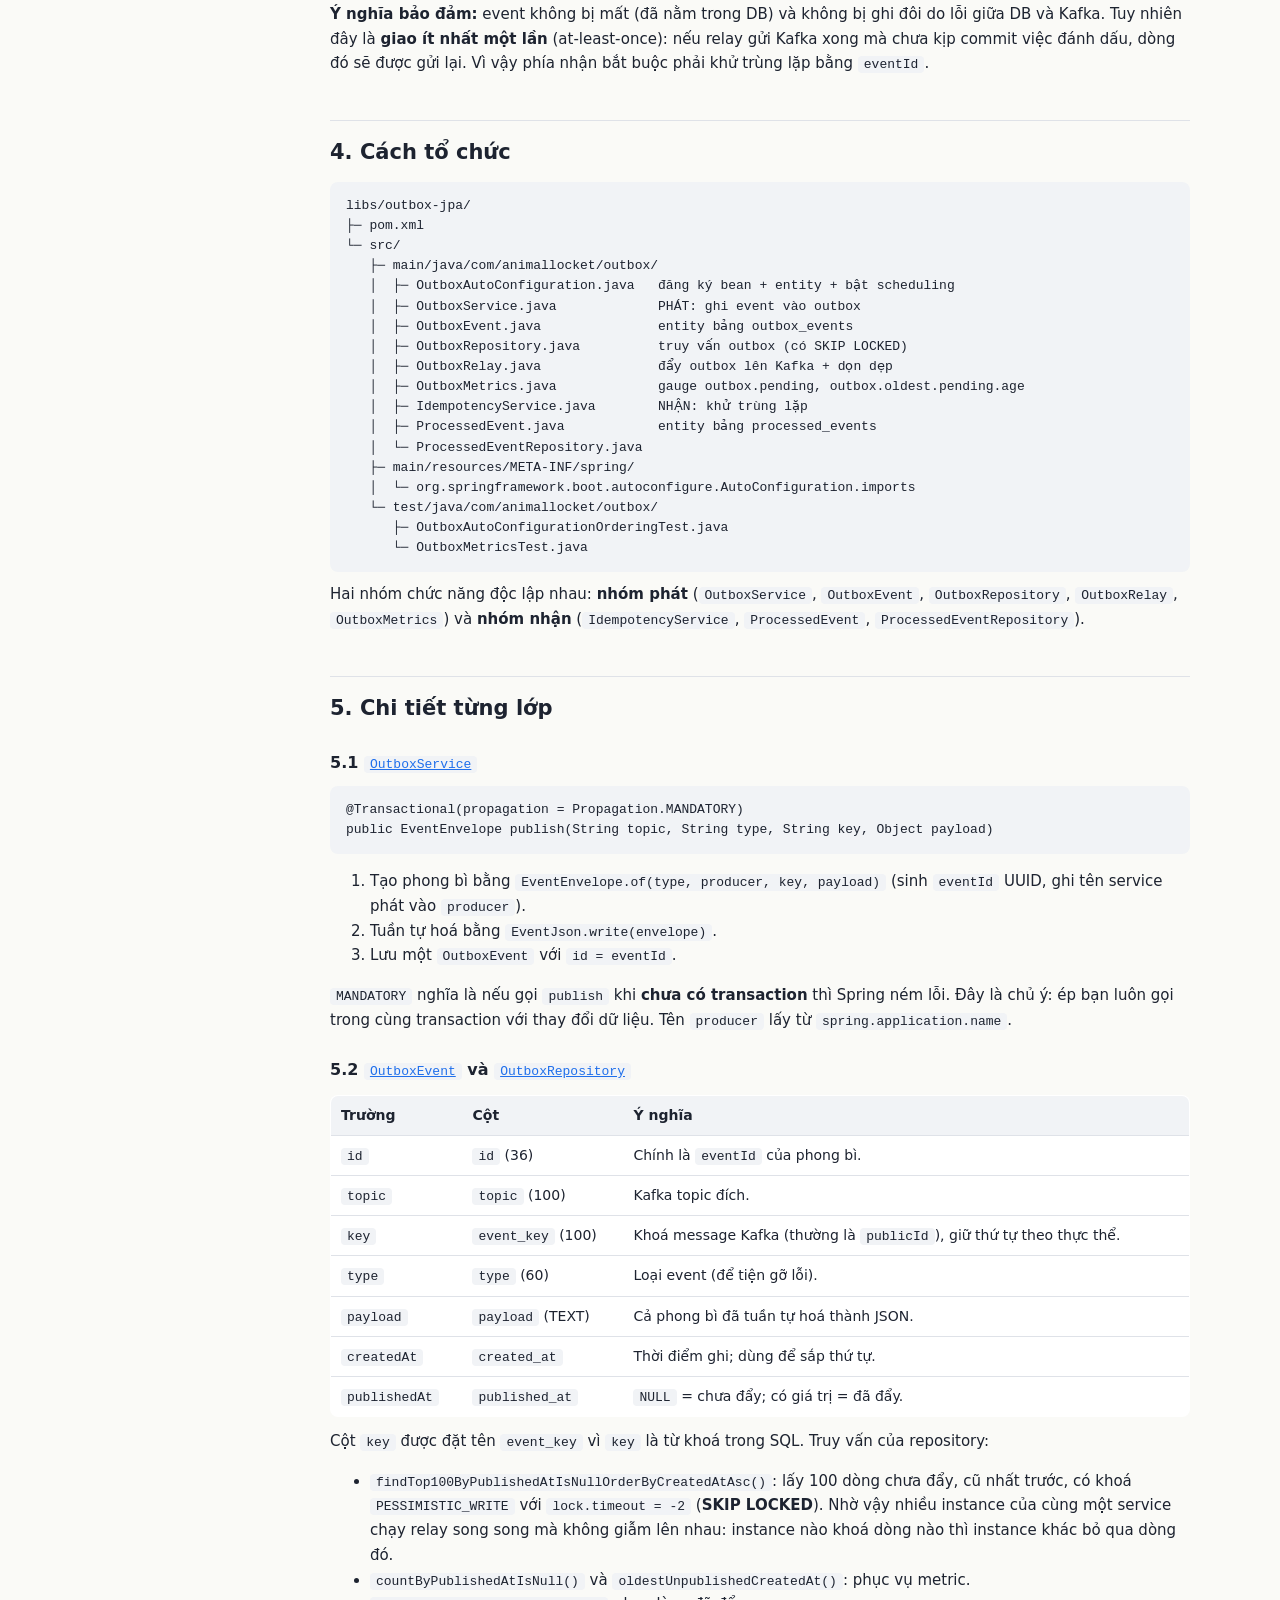
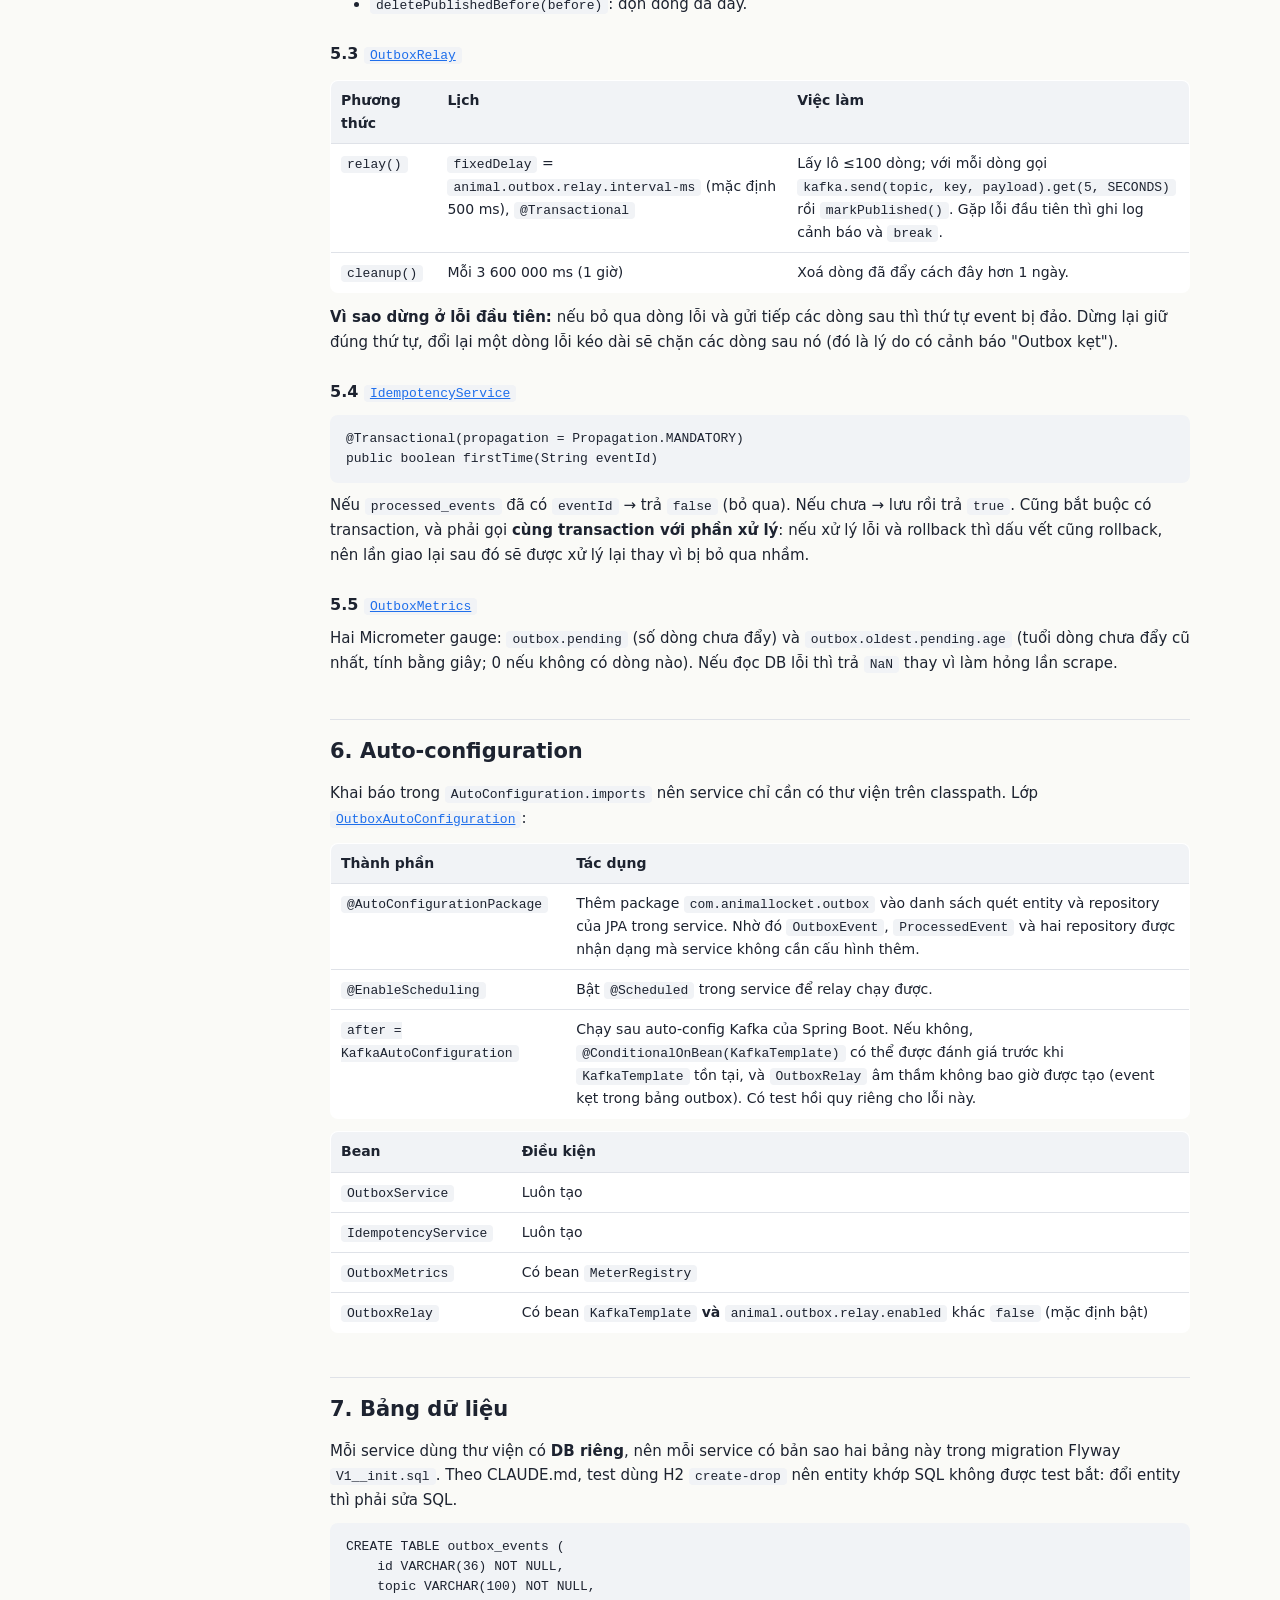
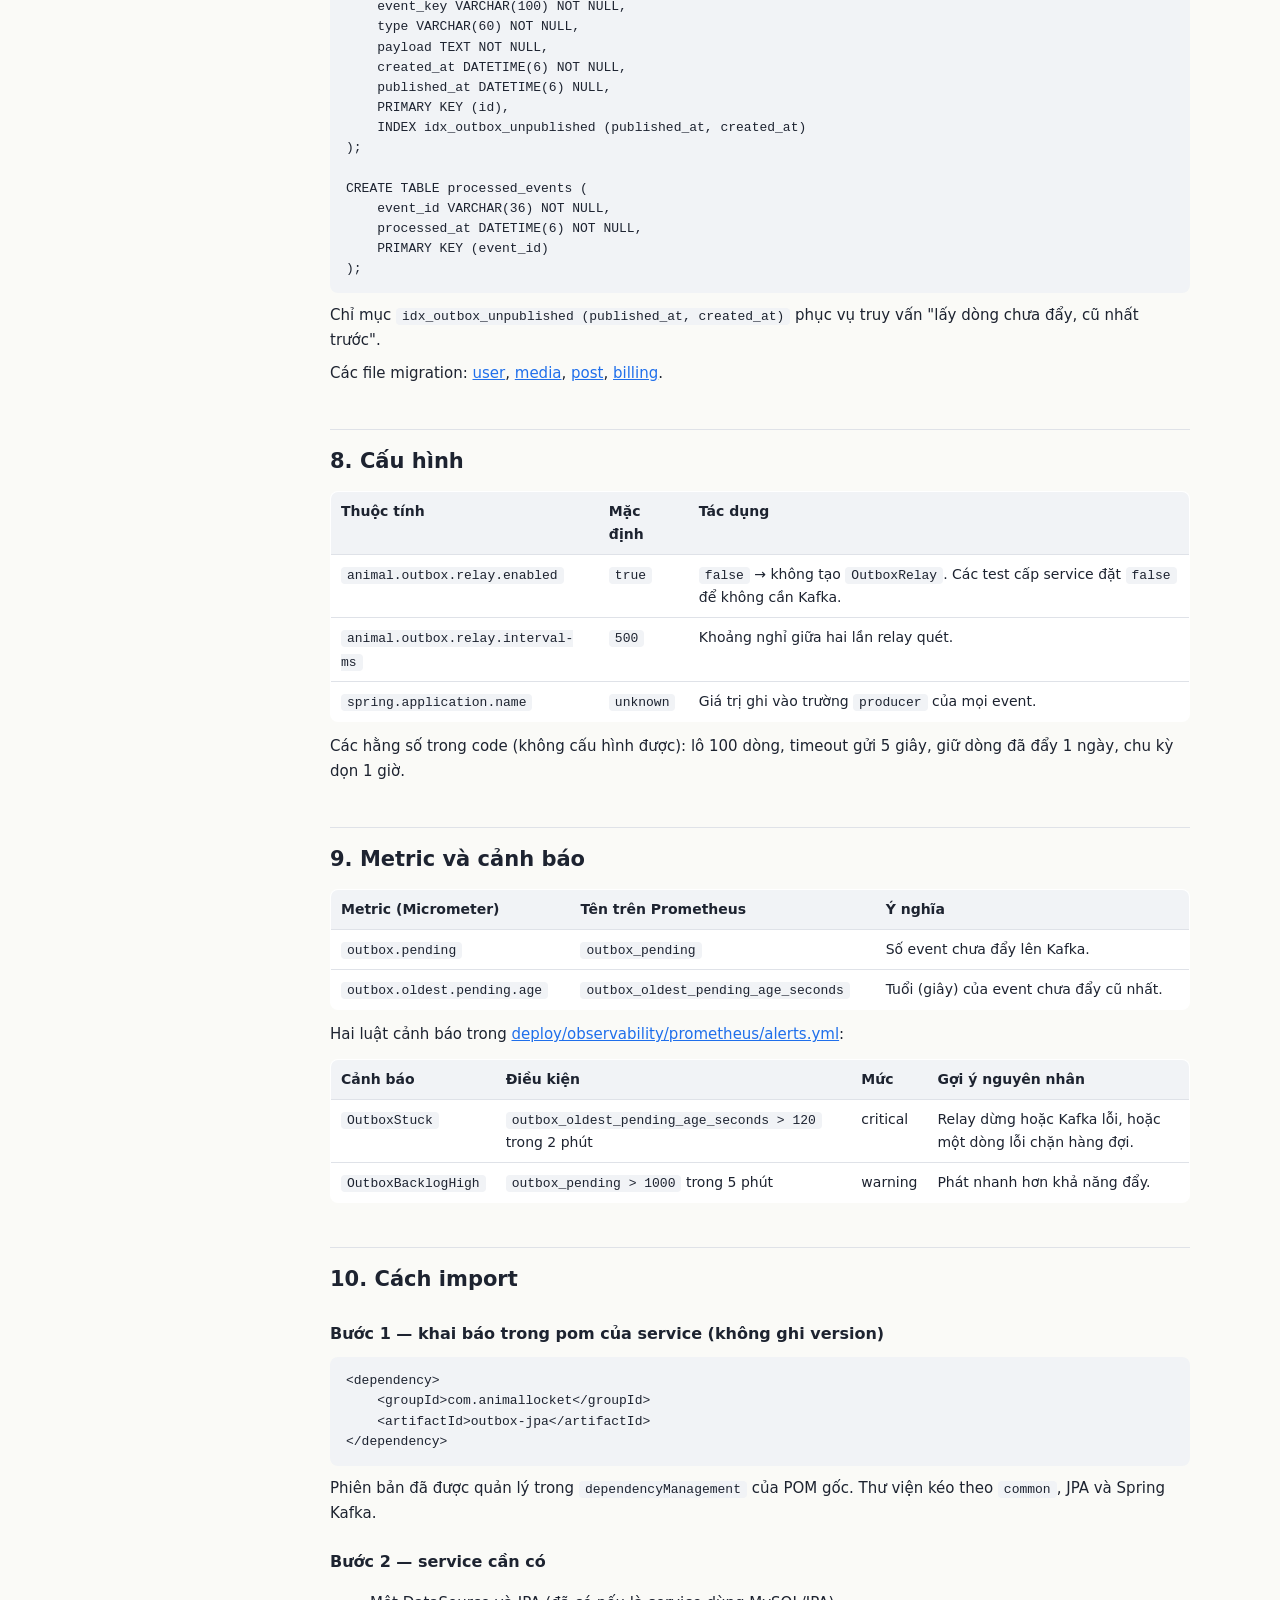
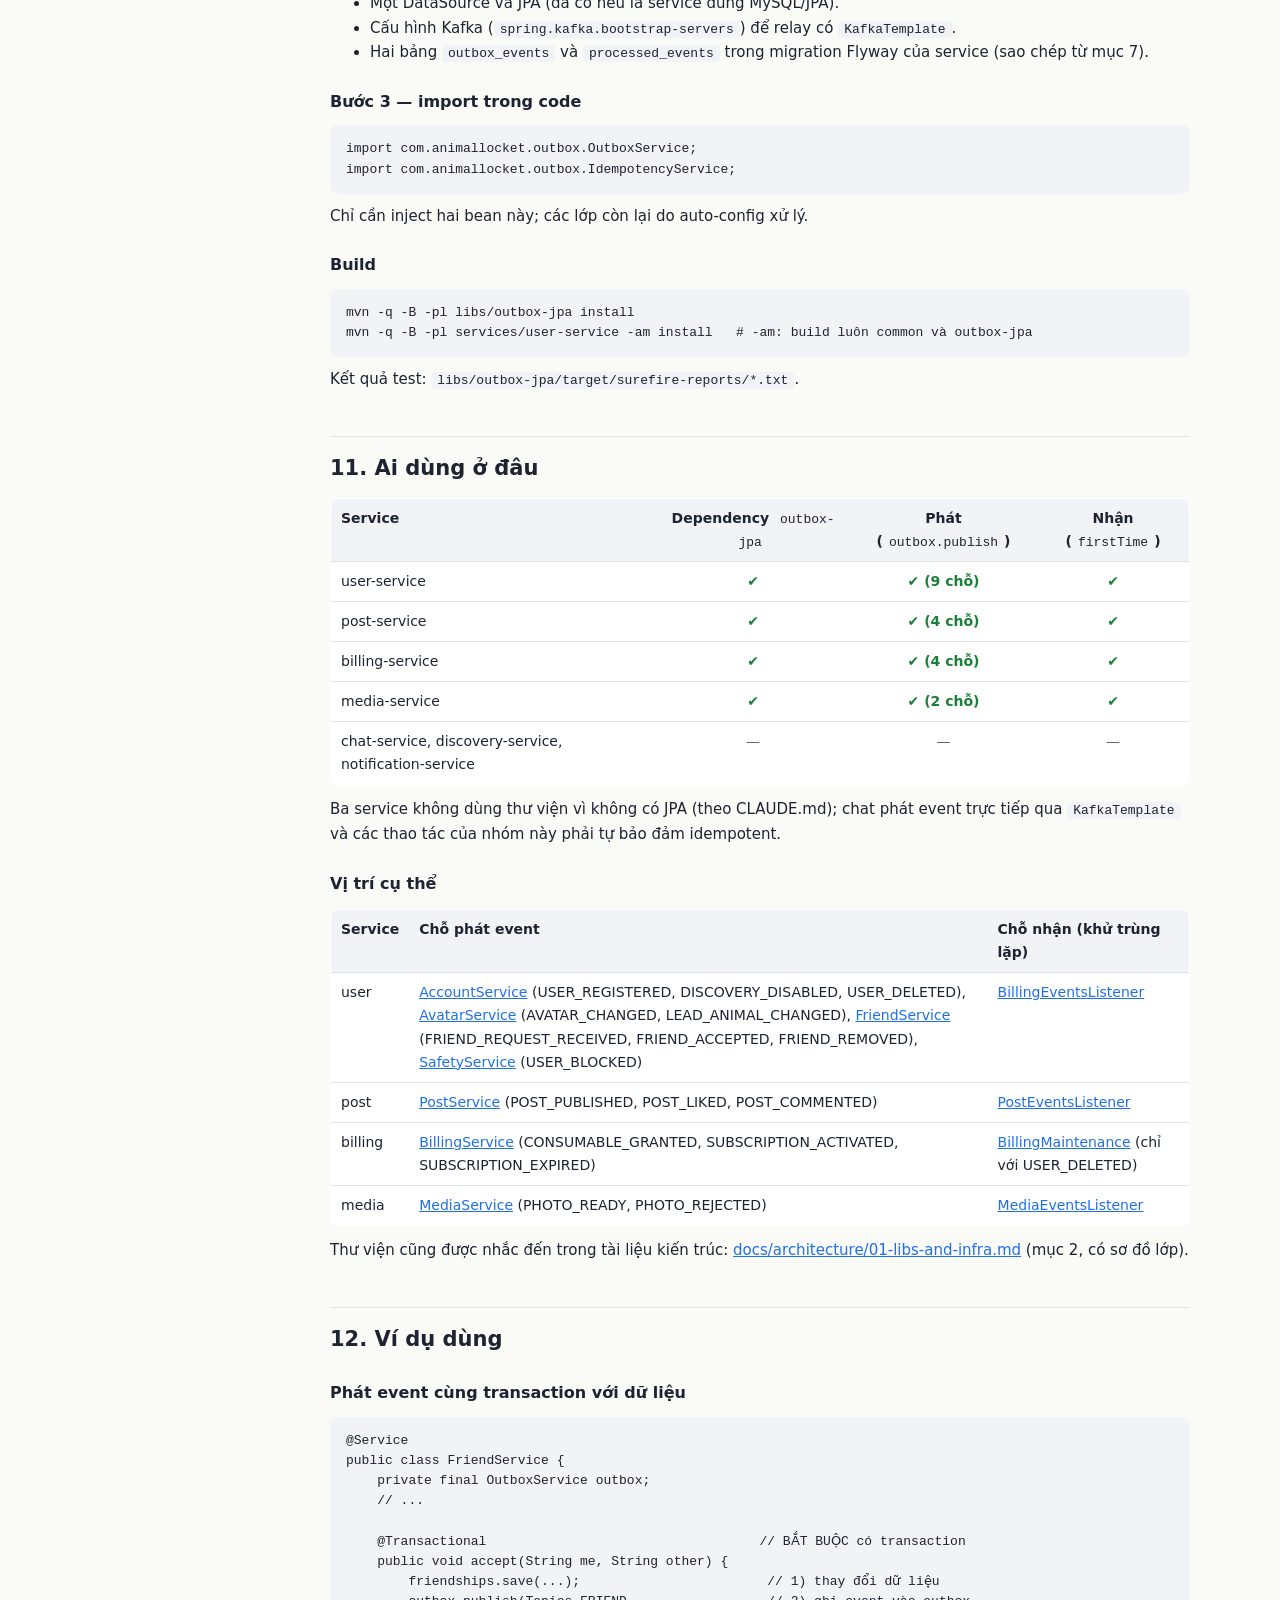
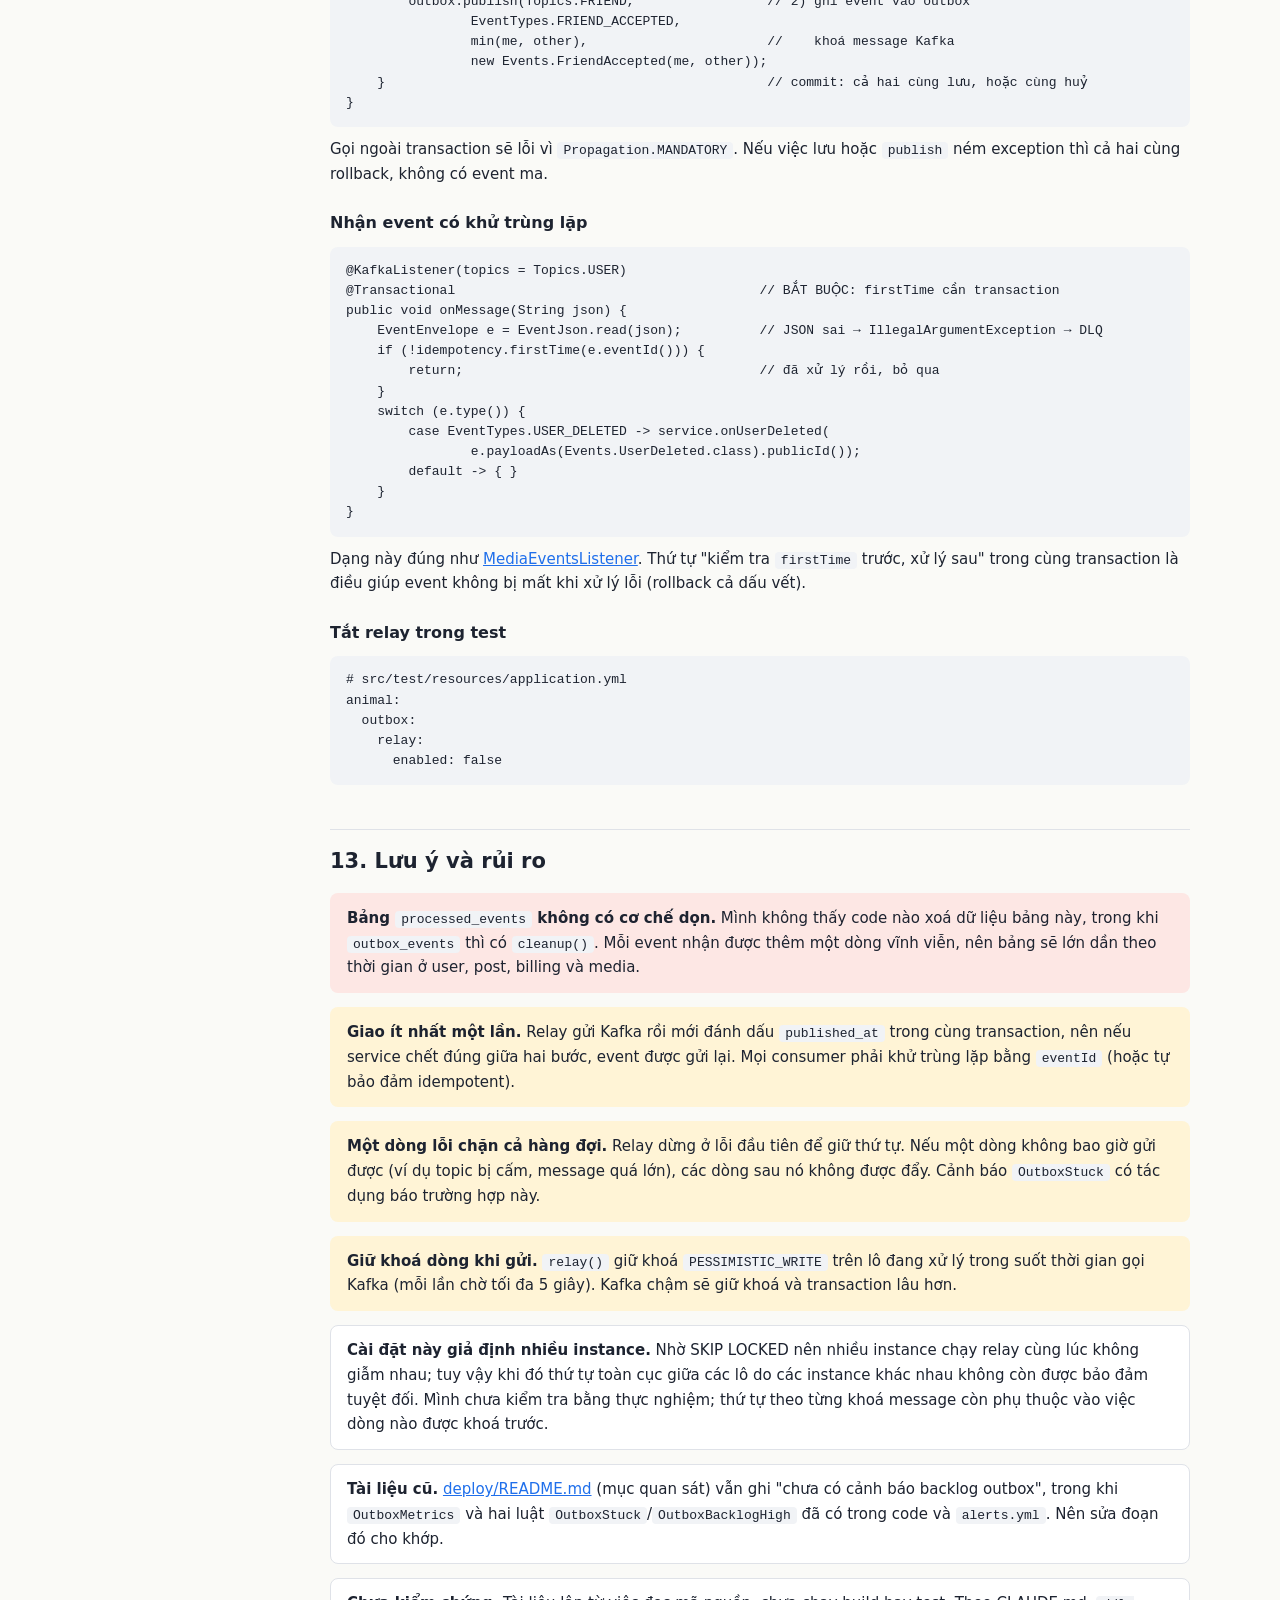
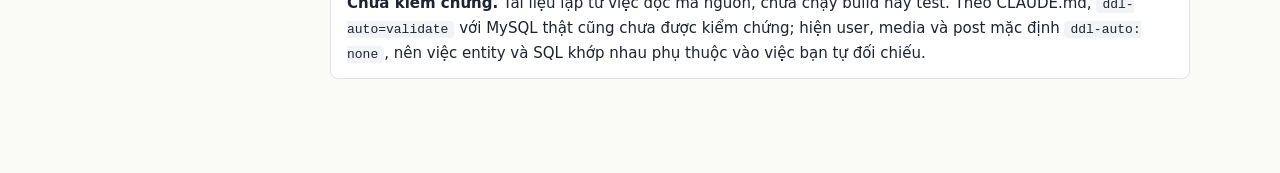
<file: libs/outbox-jpa-guide.html>
<!DOCTYPE html>
<html lang="vi">
<head>
<meta charset="utf-8">
<meta name="viewport" content="width=device-width, initial-scale=1">
<title>libs/outbox-jpa — Tài liệu thư viện Outbox</title>
<style>
  :root {
    --bg: #fafaf7; --fg: #1d2330; --muted: #5d6676; --line: #dfe2e8; --card: #ffffff;
    --accent: #1f6feb; --accent-bg: #e8f0fe; --ok: #1a7f37; --ok-bg: #e6f4ea;
    --warn: #9a6700; --warn-bg: #fff4d6; --bad: #b42318; --bad-bg: #fde7e4; --code-bg: #f1f3f6;
  }
  @media (prefers-color-scheme: dark) {
    :root {
      --bg: #12151c; --fg: #e6e9ef; --muted: #98a2b3; --line: #2a3140; --card: #1a1f2a;
      --accent: #6ea8fe; --accent-bg: #1d2a44; --ok: #56d364; --ok-bg: #12301c;
      --warn: #e3b341; --warn-bg: #3a2f10; --bad: #ff8a80; --bad-bg: #3d1a17; --code-bg: #222a38;
    }
  }
  * { box-sizing: border-box; }
  body { margin: 0; background: var(--bg); color: var(--fg); font: 15px/1.65 system-ui, "Segoe UI", sans-serif; }
  .layout { display: grid; grid-template-columns: 240px minmax(0, 1fr); max-width: 1180px; margin: 0 auto; }
  nav { position: sticky; top: 0; align-self: start; height: 100vh; overflow: auto; padding: 28px 16px; border-right: 1px solid var(--line); }
  nav b { display: block; margin-bottom: 10px; font-size: 13px; color: var(--muted); text-transform: uppercase; letter-spacing: .06em; }
  nav a { display: block; padding: 4px 8px; border-radius: 6px; color: var(--fg); text-decoration: none; font-size: 14px; }
  nav a:hover { background: var(--accent-bg); color: var(--accent); }
  main { padding: 32px 40px 80px; }
  h1 { font-size: 28px; margin: 0 0 4px; }
  h2 { font-size: 21px; margin: 44px 0 12px; padding-top: 14px; border-top: 1px solid var(--line); }
  h3 { font-size: 16px; margin: 24px 0 6px; }
  p { margin: 8px 0; }
  .sub { color: var(--muted); margin-bottom: 20px; }
  code { background: var(--code-bg); padding: 1px 6px; border-radius: 4px; font: 13px ui-monospace, Consolas, monospace; }
  pre { background: var(--code-bg); padding: 14px 16px; border-radius: 8px; overflow: auto; font: 13px/1.55 ui-monospace, Consolas, monospace; margin: 10px 0; }
  pre code { background: none; padding: 0; }
  table { width: 100%; border-collapse: collapse; margin: 12px 0; background: var(--card); border: 1px solid var(--line); border-radius: 8px; overflow: hidden; font-size: 14px; }
  th, td { padding: 8px 10px; text-align: left; border-bottom: 1px solid var(--line); vertical-align: top; }
  th { background: var(--code-bg); font-weight: 600; }
  tr:last-child td { border-bottom: 0; }
  td.c, th.c { text-align: center; }
  .yes { color: var(--ok); font-weight: 700; }
  .no { color: var(--muted); }
  a { color: var(--accent); }
  .box { padding: 12px 16px; border-radius: 8px; margin: 14px 0; border: 1px solid var(--line); background: var(--card); }
  .box.info { background: var(--accent-bg); border-color: transparent; }
  .box.warn { background: var(--warn-bg); border-color: transparent; }
  .box.bad { background: var(--bad-bg); border-color: transparent; }
  .box.ok { background: var(--ok-bg); border-color: transparent; }
  .grid { display: grid; grid-template-columns: repeat(auto-fit, minmax(240px, 1fr)); gap: 12px; margin: 12px 0; }
  .card { background: var(--card); border: 1px solid var(--line); border-radius: 10px; padding: 12px 14px; }
  .card h3 { margin-top: 0; }
  .card p { color: var(--muted); font-size: 14px; margin: 4px 0 0; }
  .lanes { display: grid; grid-template-columns: repeat(3, 1fr); gap: 10px; margin: 14px 0; }
  .lane { background: var(--card); border: 1px solid var(--line); border-radius: 10px; padding: 10px 12px; }
  .lane h4 { margin: 0 0 8px; font-size: 13px; color: var(--muted); text-transform: uppercase; letter-spacing: .05em; }
  .step { background: var(--code-bg); border-radius: 6px; padding: 6px 9px; margin: 6px 0; font-size: 13.5px; }
  .step b { color: var(--accent); }
  .tx { border: 2px dashed var(--accent); border-radius: 8px; padding: 4px 8px 8px; margin: 6px 0; }
  .tx > span { font-size: 12px; color: var(--accent); font-weight: 600; }
  @media (max-width: 820px) { .layout { grid-template-columns: 1fr; } nav { position: static; height: auto; border-right: 0; border-bottom: 1px solid var(--line); } main { padding: 24px 18px 60px; } .lanes { grid-template-columns: 1fr; } }
</style>
</head>
<body>
<div class="layout">
<nav>
  <b>Mục lục</b>
  <a href="#van-de">1. Vấn đề cần giải quyết</a>
  <a href="#tong-quan">2. Tổng quan</a>
  <a href="#luong">3. Luồng hoạt động</a>
  <a href="#cau-truc">4. Cách tổ chức</a>
  <a href="#chi-tiet">5. Chi tiết từng lớp</a>
  <a href="#auto-config">6. Auto-configuration</a>
  <a href="#bang">7. Bảng dữ liệu</a>
  <a href="#cau-hinh">8. Cấu hình</a>
  <a href="#metric">9. Metric và cảnh báo</a>
  <a href="#import">10. Cách import</a>
  <a href="#ban-do">11. Ai dùng ở đâu</a>
  <a href="#vi-du">12. Ví dụ dùng</a>
  <a href="#luu-y">13. Lưu ý và rủi ro</a>
</nav>
<main>

<h1>libs/outbox-jpa</h1>
<p class="sub">Thư viện Transactional Outbox và khử trùng lặp event cho các service dùng JPA. Tài liệu viết dựa trên mã nguồn tại <code>libs/outbox-jpa</code>; xem thêm <a href="common-guide.html">common-guide.html</a> cho thư viện <code>common</code> mà nó phụ thuộc.</p>

<!-- ===================== 1 ===================== -->
<h2 id="van-de">1. Vấn đề cần giải quyết</h2>
<p>Một service vừa phải <strong>ghi dữ liệu vào DB</strong> vừa phải <strong>báo cho service khác qua Kafka</strong> (ví dụ user-service tạo tài khoản rồi phát <code>USER_REGISTERED</code>). Hai việc này nằm ở hai hệ thống khác nhau nên không thể cùng một transaction. Nếu làm tuần tự sẽ có hai kiểu lỗi:</p>
<table>
  <tr><th>Cách làm</th><th>Lỗi có thể xảy ra</th></tr>
  <tr><td>Lưu DB xong mới gửi Kafka</td><td>DB đã commit nhưng gửi Kafka thất bại (hoặc service chết ngay giữa chừng) → <strong>mất event</strong>; các service khác không bao giờ biết.</td></tr>
  <tr><td>Gửi Kafka trước rồi mới lưu DB</td><td>Kafka đã nhận nhưng DB rollback → <strong>event ma</strong> về một thay đổi chưa từng xảy ra.</td></tr>
</table>
<p><strong>Giải pháp Transactional Outbox:</strong> thay vì gửi Kafka ngay, ghi event vào một bảng <code>outbox_events</code> <em>cùng transaction</em> với dữ liệu nghiệp vụ. Một tiến trình nền (relay) đọc bảng này và đẩy lên Kafka. Hoặc cả hai (dữ liệu và event) cùng được lưu, hoặc cả hai cùng không.</p>
<p>Phía nhận, Kafka có thể giao cùng một message nhiều lần, nên thư viện cũng cung cấp <strong>khử trùng lặp</strong> bằng bảng <code>processed_events</code>.</p>

<!-- ===================== 2 ===================== -->
<h2 id="tong-quan">2. Tổng quan</h2>
<div class="grid">
  <div class="card"><h3>Phía phát</h3><p><code>OutboxService.publish(...)</code> ghi event vào bảng outbox, bắt buộc nằm trong transaction.</p></div>
  <div class="card"><h3>Relay nền</h3><p><code>OutboxRelay</code> cứ 500 ms đọc tối đa 100 dòng chưa đẩy và gửi lên Kafka theo thứ tự.</p></div>
  <div class="card"><h3>Phía nhận</h3><p><code>IdempotencyService.firstTime(eventId)</code> cho biết event này đã xử lý chưa.</p></div>
  <div class="card"><h3>Quan sát</h3><p><code>OutboxMetrics</code> xuất số dòng chờ và tuổi dòng cũ nhất, phục vụ cảnh báo "Outbox kẹt".</p></div>
</div>
<div class="box info">
  Module Maven <code>com.animallocket:outbox-jpa</code>, phụ thuộc <code>common</code> (dùng <code>EventEnvelope</code> và <code>EventJson</code>), <code>spring-boot-starter-data-jpa</code>, <code>spring-kafka</code> và <code>micrometer-core</code>. Dùng được cho service <strong>có JPA</strong>; service không dùng JPA (discovery, chat, notification) không import thư viện này.
</div>

<!-- ===================== 3 ===================== -->
<h2 id="luong">3. Luồng hoạt động</h2>
<div class="lanes">
  <div class="lane">
    <h4>Service phát</h4>
    <div class="tx"><span>Một transaction DB</span>
      <div class="step"><b>1</b> Lưu dữ liệu nghiệp vụ</div>
      <div class="step"><b>2</b> <code>outbox.publish(topic, type, key, payload)</code> → thêm dòng vào <code>outbox_events</code></div>
    </div>
    <div class="step"><b>3</b> Commit: cả hai cùng được lưu</div>
  </div>
  <div class="lane">
    <h4>OutboxRelay (nền)</h4>
    <div class="step"><b>4</b> Mỗi 500 ms lấy ≤100 dòng <code>published_at IS NULL</code>, cũ nhất trước</div>
    <div class="step"><b>5</b> <code>kafka.send(...).get(5s)</code> từng dòng</div>
    <div class="step"><b>6</b> Thành công → đánh dấu <code>published_at</code>. Lỗi → <strong>dừng cả lô</strong>, lần sau thử lại</div>
    <div class="step"><b>7</b> Mỗi giờ xoá dòng đã đẩy quá 1 ngày</div>
  </div>
  <div class="lane">
    <h4>Service nhận</h4>
    <div class="tx"><span>Một transaction DB</span>
      <div class="step"><b>8</b> <code>EventJson.read(json)</code></div>
      <div class="step"><b>9</b> <code>idempotency.firstTime(eventId)</code>: đã có → bỏ qua</div>
      <div class="step"><b>10</b> Xử lý nghiệp vụ</div>
    </div>
    <div class="step"><b>11</b> Commit: dấu vết <code>processed_events</code> và kết quả xử lý cùng được lưu</div>
  </div>
</div>
<p><strong>Ý nghĩa bảo đảm:</strong> event không bị mất (đã nằm trong DB) và không bị ghi đôi do lỗi giữa DB và Kafka. Tuy nhiên đây là <strong>giao ít nhất một lần</strong> (at-least-once): nếu relay gửi Kafka xong mà chưa kịp commit việc đánh dấu, dòng đó sẽ được gửi lại. Vì vậy phía nhận bắt buộc phải khử trùng lặp bằng <code>eventId</code>.</p>

<!-- ===================== 4 ===================== -->
<h2 id="cau-truc">4. Cách tổ chức</h2>
<pre><code>libs/outbox-jpa/
├─ pom.xml
└─ src/
   ├─ main/java/com/animallocket/outbox/
   │  ├─ OutboxAutoConfiguration.java   đăng ký bean + entity + bật scheduling
   │  ├─ OutboxService.java             PHÁT: ghi event vào outbox
   │  ├─ OutboxEvent.java               entity bảng outbox_events
   │  ├─ OutboxRepository.java          truy vấn outbox (có SKIP LOCKED)
   │  ├─ OutboxRelay.java               đẩy outbox lên Kafka + dọn dẹp
   │  ├─ OutboxMetrics.java             gauge outbox.pending, outbox.oldest.pending.age
   │  ├─ IdempotencyService.java        NHẬN: khử trùng lặp
   │  ├─ ProcessedEvent.java            entity bảng processed_events
   │  └─ ProcessedEventRepository.java
   ├─ main/resources/META-INF/spring/
   │  └─ org.springframework.boot.autoconfigure.AutoConfiguration.imports
   └─ test/java/com/animallocket/outbox/
      ├─ OutboxAutoConfigurationOrderingTest.java
      └─ OutboxMetricsTest.java</code></pre>
<p>Hai nhóm chức năng độc lập nhau: <strong>nhóm phát</strong> (<code>OutboxService</code>, <code>OutboxEvent</code>, <code>OutboxRepository</code>, <code>OutboxRelay</code>, <code>OutboxMetrics</code>) và <strong>nhóm nhận</strong> (<code>IdempotencyService</code>, <code>ProcessedEvent</code>, <code>ProcessedEventRepository</code>).</p>

<!-- ===================== 5 ===================== -->
<h2 id="chi-tiet">5. Chi tiết từng lớp</h2>

<h3>5.1 <a href="outbox-jpa/src/main/java/com/animallocket/outbox/OutboxService.java"><code>OutboxService</code></a></h3>
<pre><code>@Transactional(propagation = Propagation.MANDATORY)
public EventEnvelope publish(String topic, String type, String key, Object payload)</code></pre>
<ol>
  <li>Tạo phong bì bằng <code>EventEnvelope.of(type, producer, key, payload)</code> (sinh <code>eventId</code> UUID, ghi tên service phát vào <code>producer</code>).</li>
  <li>Tuần tự hoá bằng <code>EventJson.write(envelope)</code>.</li>
  <li>Lưu một <code>OutboxEvent</code> với <code>id = eventId</code>.</li>
</ol>
<p><code>MANDATORY</code> nghĩa là nếu gọi <code>publish</code> khi <strong>chưa có transaction</strong> thì Spring ném lỗi. Đây là chủ ý: ép bạn luôn gọi trong cùng transaction với thay đổi dữ liệu. Tên <code>producer</code> lấy từ <code>spring.application.name</code>.</p>

<h3>5.2 <a href="outbox-jpa/src/main/java/com/animallocket/outbox/OutboxEvent.java"><code>OutboxEvent</code></a> và <a href="outbox-jpa/src/main/java/com/animallocket/outbox/OutboxRepository.java"><code>OutboxRepository</code></a></h3>
<table>
  <tr><th>Trường</th><th>Cột</th><th>Ý nghĩa</th></tr>
  <tr><td><code>id</code></td><td><code>id</code> (36)</td><td>Chính là <code>eventId</code> của phong bì.</td></tr>
  <tr><td><code>topic</code></td><td><code>topic</code> (100)</td><td>Kafka topic đích.</td></tr>
  <tr><td><code>key</code></td><td><code>event_key</code> (100)</td><td>Khoá message Kafka (thường là <code>publicId</code>), giữ thứ tự theo thực thể.</td></tr>
  <tr><td><code>type</code></td><td><code>type</code> (60)</td><td>Loại event (để tiện gỡ lỗi).</td></tr>
  <tr><td><code>payload</code></td><td><code>payload</code> (TEXT)</td><td>Cả phong bì đã tuần tự hoá thành JSON.</td></tr>
  <tr><td><code>createdAt</code></td><td><code>created_at</code></td><td>Thời điểm ghi; dùng để sắp thứ tự.</td></tr>
  <tr><td><code>publishedAt</code></td><td><code>published_at</code></td><td><code>NULL</code> = chưa đẩy; có giá trị = đã đẩy.</td></tr>
</table>
<p>Cột <code>key</code> được đặt tên <code>event_key</code> vì <code>key</code> là từ khoá trong SQL. Truy vấn của repository:</p>
<ul>
  <li><code>findTop100ByPublishedAtIsNullOrderByCreatedAtAsc()</code>: lấy 100 dòng chưa đẩy, cũ nhất trước, có khoá <code>PESSIMISTIC_WRITE</code> với <code>lock.timeout = -2</code> (<strong>SKIP LOCKED</strong>). Nhờ vậy nhiều instance của cùng một service chạy relay song song mà không giẫm lên nhau: instance nào khoá dòng nào thì instance khác bỏ qua dòng đó.</li>
  <li><code>countByPublishedAtIsNull()</code> và <code>oldestUnpublishedCreatedAt()</code>: phục vụ metric.</li>
  <li><code>deletePublishedBefore(before)</code>: dọn dòng đã đẩy.</li>
</ul>

<h3>5.3 <a href="outbox-jpa/src/main/java/com/animallocket/outbox/OutboxRelay.java"><code>OutboxRelay</code></a></h3>
<table>
  <tr><th>Phương thức</th><th>Lịch</th><th>Việc làm</th></tr>
  <tr><td><code>relay()</code></td><td><code>fixedDelay</code> = <code>animal.outbox.relay.interval-ms</code> (mặc định 500 ms), <code>@Transactional</code></td><td>Lấy lô ≤100 dòng; với mỗi dòng gọi <code>kafka.send(topic, key, payload).get(5, SECONDS)</code> rồi <code>markPublished()</code>. Gặp lỗi đầu tiên thì ghi log cảnh báo và <code>break</code>.</td></tr>
  <tr><td><code>cleanup()</code></td><td>Mỗi 3 600 000 ms (1 giờ)</td><td>Xoá dòng đã đẩy cách đây hơn 1 ngày.</td></tr>
</table>
<p><strong>Vì sao dừng ở lỗi đầu tiên:</strong> nếu bỏ qua dòng lỗi và gửi tiếp các dòng sau thì thứ tự event bị đảo. Dừng lại giữ đúng thứ tự, đổi lại một dòng lỗi kéo dài sẽ chặn các dòng sau nó (đó là lý do có cảnh báo "Outbox kẹt").</p>

<h3>5.4 <a href="outbox-jpa/src/main/java/com/animallocket/outbox/IdempotencyService.java"><code>IdempotencyService</code></a></h3>
<pre><code>@Transactional(propagation = Propagation.MANDATORY)
public boolean firstTime(String eventId)</code></pre>
<p>Nếu <code>processed_events</code> đã có <code>eventId</code> → trả <code>false</code> (bỏ qua). Nếu chưa → lưu rồi trả <code>true</code>. Cũng bắt buộc có transaction, và phải gọi <strong>cùng transaction với phần xử lý</strong>: nếu xử lý lỗi và rollback thì dấu vết cũng rollback, nên lần giao lại sau đó sẽ được xử lý lại thay vì bị bỏ qua nhầm.</p>

<h3>5.5 <a href="outbox-jpa/src/main/java/com/animallocket/outbox/OutboxMetrics.java"><code>OutboxMetrics</code></a></h3>
<p>Hai Micrometer gauge: <code>outbox.pending</code> (số dòng chưa đẩy) và <code>outbox.oldest.pending.age</code> (tuổi dòng chưa đẩy cũ nhất, tính bằng giây; 0 nếu không có dòng nào). Nếu đọc DB lỗi thì trả <code>NaN</code> thay vì làm hỏng lần scrape.</p>

<!-- ===================== 6 ===================== -->
<h2 id="auto-config">6. Auto-configuration</h2>
<p>Khai báo trong <code>AutoConfiguration.imports</code> nên service chỉ cần có thư viện trên classpath. Lớp <a href="outbox-jpa/src/main/java/com/animallocket/outbox/OutboxAutoConfiguration.java"><code>OutboxAutoConfiguration</code></a>:</p>
<table>
  <tr><th>Thành phần</th><th>Tác dụng</th></tr>
  <tr><td><code>@AutoConfigurationPackage</code></td><td>Thêm package <code>com.animallocket.outbox</code> vào danh sách quét entity và repository của JPA trong service. Nhờ đó <code>OutboxEvent</code>, <code>ProcessedEvent</code> và hai repository được nhận dạng mà service không cần cấu hình thêm.</td></tr>
  <tr><td><code>@EnableScheduling</code></td><td>Bật <code>@Scheduled</code> trong service để relay chạy được.</td></tr>
  <tr><td><code>after = KafkaAutoConfiguration</code></td><td>Chạy sau auto-config Kafka của Spring Boot. Nếu không, <code>@ConditionalOnBean(KafkaTemplate)</code> có thể được đánh giá trước khi <code>KafkaTemplate</code> tồn tại, và <code>OutboxRelay</code> âm thầm không bao giờ được tạo (event kẹt trong bảng outbox). Có test hồi quy riêng cho lỗi này.</td></tr>
</table>
<table>
  <tr><th>Bean</th><th>Điều kiện</th></tr>
  <tr><td><code>OutboxService</code></td><td>Luôn tạo</td></tr>
  <tr><td><code>IdempotencyService</code></td><td>Luôn tạo</td></tr>
  <tr><td><code>OutboxMetrics</code></td><td>Có bean <code>MeterRegistry</code></td></tr>
  <tr><td><code>OutboxRelay</code></td><td>Có bean <code>KafkaTemplate</code> <strong>và</strong> <code>animal.outbox.relay.enabled</code> khác <code>false</code> (mặc định bật)</td></tr>
</table>

<!-- ===================== 7 ===================== -->
<h2 id="bang">7. Bảng dữ liệu</h2>
<p>Mỗi service dùng thư viện có <strong>DB riêng</strong>, nên mỗi service có bản sao hai bảng này trong migration Flyway <code>V1__init.sql</code>. Theo CLAUDE.md, test dùng H2 <code>create-drop</code> nên entity khớp SQL không được test bắt: đổi entity thì phải sửa SQL.</p>
<pre><code>CREATE TABLE outbox_events (
    id VARCHAR(36) NOT NULL,
    topic VARCHAR(100) NOT NULL,
    event_key VARCHAR(100) NOT NULL,
    type VARCHAR(60) NOT NULL,
    payload TEXT NOT NULL,
    created_at DATETIME(6) NOT NULL,
    published_at DATETIME(6) NULL,
    PRIMARY KEY (id),
    INDEX idx_outbox_unpublished (published_at, created_at)
);

CREATE TABLE processed_events (
    event_id VARCHAR(36) NOT NULL,
    processed_at DATETIME(6) NOT NULL,
    PRIMARY KEY (event_id)
);</code></pre>
<p>Chỉ mục <code>idx_outbox_unpublished (published_at, created_at)</code> phục vụ truy vấn "lấy dòng chưa đẩy, cũ nhất trước".</p>
<p>Các file migration: <a href="../services/user-service/src/main/resources/db/migration/V1__init.sql">user</a>, <a href="../services/media-service/src/main/resources/db/migration/V1__init.sql">media</a>, <a href="../services/post-service/src/main/resources/db/migration/V1__init.sql">post</a>, <a href="../services/billing-service/src/main/resources/db/migration/V1__init.sql">billing</a>.</p>

<!-- ===================== 8 ===================== -->
<h2 id="cau-hinh">8. Cấu hình</h2>
<table>
  <tr><th>Thuộc tính</th><th>Mặc định</th><th>Tác dụng</th></tr>
  <tr><td><code>animal.outbox.relay.enabled</code></td><td><code>true</code></td><td><code>false</code> → không tạo <code>OutboxRelay</code>. Các test cấp service đặt <code>false</code> để không cần Kafka.</td></tr>
  <tr><td><code>animal.outbox.relay.interval-ms</code></td><td><code>500</code></td><td>Khoảng nghỉ giữa hai lần relay quét.</td></tr>
  <tr><td><code>spring.application.name</code></td><td><code>unknown</code></td><td>Giá trị ghi vào trường <code>producer</code> của mọi event.</td></tr>
</table>
<p>Các hằng số trong code (không cấu hình được): lô 100 dòng, timeout gửi 5 giây, giữ dòng đã đẩy 1 ngày, chu kỳ dọn 1 giờ.</p>

<!-- ===================== 9 ===================== -->
<h2 id="metric">9. Metric và cảnh báo</h2>
<table>
  <tr><th>Metric (Micrometer)</th><th>Tên trên Prometheus</th><th>Ý nghĩa</th></tr>
  <tr><td><code>outbox.pending</code></td><td><code>outbox_pending</code></td><td>Số event chưa đẩy lên Kafka.</td></tr>
  <tr><td><code>outbox.oldest.pending.age</code></td><td><code>outbox_oldest_pending_age_seconds</code></td><td>Tuổi (giây) của event chưa đẩy cũ nhất.</td></tr>
</table>
<p>Hai luật cảnh báo trong <a href="../deploy/observability/prometheus/alerts.yml">deploy/observability/prometheus/alerts.yml</a>:</p>
<table>
  <tr><th>Cảnh báo</th><th>Điều kiện</th><th>Mức</th><th>Gợi ý nguyên nhân</th></tr>
  <tr><td><code>OutboxStuck</code></td><td><code>outbox_oldest_pending_age_seconds &gt; 120</code> trong 2 phút</td><td>critical</td><td>Relay dừng hoặc Kafka lỗi, hoặc một dòng lỗi chặn hàng đợi.</td></tr>
  <tr><td><code>OutboxBacklogHigh</code></td><td><code>outbox_pending &gt; 1000</code> trong 5 phút</td><td>warning</td><td>Phát nhanh hơn khả năng đẩy.</td></tr>
</table>

<!-- ===================== 10 ===================== -->
<h2 id="import">10. Cách import</h2>
<h3>Bước 1 — khai báo trong pom của service (không ghi version)</h3>
<pre><code>&lt;dependency&gt;
    &lt;groupId&gt;com.animallocket&lt;/groupId&gt;
    &lt;artifactId&gt;outbox-jpa&lt;/artifactId&gt;
&lt;/dependency&gt;</code></pre>
<p>Phiên bản đã được quản lý trong <code>dependencyManagement</code> của POM gốc. Thư viện kéo theo <code>common</code>, JPA và Spring Kafka.</p>
<h3>Bước 2 — service cần có</h3>
<ul>
  <li>Một DataSource và JPA (đã có nếu là service dùng MySQL/JPA).</li>
  <li>Cấu hình Kafka (<code>spring.kafka.bootstrap-servers</code>) để relay có <code>KafkaTemplate</code>.</li>
  <li>Hai bảng <code>outbox_events</code> và <code>processed_events</code> trong migration Flyway của service (sao chép từ mục 7).</li>
</ul>
<h3>Bước 3 — import trong code</h3>
<pre><code>import com.animallocket.outbox.OutboxService;
import com.animallocket.outbox.IdempotencyService;</code></pre>
<p>Chỉ cần inject hai bean này; các lớp còn lại do auto-config xử lý.</p>
<h3>Build</h3>
<pre><code>mvn -q -B -pl libs/outbox-jpa install
mvn -q -B -pl services/user-service -am install   # -am: build luôn common và outbox-jpa</code></pre>
<p>Kết quả test: <code>libs/outbox-jpa/target/surefire-reports/*.txt</code>.</p>

<!-- ===================== 11 ===================== -->
<h2 id="ban-do">11. Ai dùng ở đâu</h2>
<table>
  <tr><th>Service</th><th class="c">Dependency <code>outbox-jpa</code></th><th class="c">Phát (<code>outbox.publish</code>)</th><th class="c">Nhận (<code>firstTime</code>)</th></tr>
  <tr><td>user-service</td><td class="c yes">✔</td><td class="c yes">✔ (9 chỗ)</td><td class="c yes">✔</td></tr>
  <tr><td>post-service</td><td class="c yes">✔</td><td class="c yes">✔ (4 chỗ)</td><td class="c yes">✔</td></tr>
  <tr><td>billing-service</td><td class="c yes">✔</td><td class="c yes">✔ (4 chỗ)</td><td class="c yes">✔</td></tr>
  <tr><td>media-service</td><td class="c yes">✔</td><td class="c yes">✔ (2 chỗ)</td><td class="c yes">✔</td></tr>
  <tr><td>chat-service, discovery-service, notification-service</td><td class="c no">—</td><td class="c no">—</td><td class="c no">—</td></tr>
</table>
<p>Ba service không dùng thư viện vì không có JPA (theo CLAUDE.md); chat phát event trực tiếp qua <code>KafkaTemplate</code> và các thao tác của nhóm này phải tự bảo đảm idempotent.</p>

<h3>Vị trí cụ thể</h3>
<table>
  <tr><th>Service</th><th>Chỗ phát event</th><th>Chỗ nhận (khử trùng lặp)</th></tr>
  <tr>
    <td>user</td>
    <td>
      <a href="../services/user-service/src/main/java/com/animallocket/user/service/AccountService.java">AccountService</a> (USER_REGISTERED, DISCOVERY_DISABLED, USER_DELETED),
      <a href="../services/user-service/src/main/java/com/animallocket/user/service/AvatarService.java">AvatarService</a> (AVATAR_CHANGED, LEAD_ANIMAL_CHANGED),
      <a href="../services/user-service/src/main/java/com/animallocket/user/service/FriendService.java">FriendService</a> (FRIEND_REQUEST_RECEIVED, FRIEND_ACCEPTED, FRIEND_REMOVED),
      <a href="../services/user-service/src/main/java/com/animallocket/user/service/SafetyService.java">SafetyService</a> (USER_BLOCKED)
    </td>
    <td><a href="../services/user-service/src/main/java/com/animallocket/user/messaging/BillingEventsListener.java">BillingEventsListener</a></td>
  </tr>
  <tr>
    <td>post</td>
    <td><a href="../services/post-service/src/main/java/com/animallocket/post/service/PostService.java">PostService</a> (POST_PUBLISHED, POST_LIKED, POST_COMMENTED)</td>
    <td><a href="../services/post-service/src/main/java/com/animallocket/post/messaging/PostEventsListener.java">PostEventsListener</a></td>
  </tr>
  <tr>
    <td>billing</td>
    <td><a href="../services/billing-service/src/main/java/com/animallocket/billing/service/BillingService.java">BillingService</a> (CONSUMABLE_GRANTED, SUBSCRIPTION_ACTIVATED, SUBSCRIPTION_EXPIRED)</td>
    <td><a href="../services/billing-service/src/main/java/com/animallocket/billing/service/BillingMaintenance.java">BillingMaintenance</a> (chỉ với USER_DELETED)</td>
  </tr>
  <tr>
    <td>media</td>
    <td><a href="../services/media-service/src/main/java/com/animallocket/media/service/MediaService.java">MediaService</a> (PHOTO_READY, PHOTO_REJECTED)</td>
    <td><a href="../services/media-service/src/main/java/com/animallocket/media/messaging/MediaEventsListener.java">MediaEventsListener</a></td>
  </tr>
</table>
<p>Thư viện cũng được nhắc đến trong tài liệu kiến trúc: <a href="../docs/architecture/01-libs-and-infra.md">docs/architecture/01-libs-and-infra.md</a> (mục 2, có sơ đồ lớp).</p>

<!-- ===================== 12 ===================== -->
<h2 id="vi-du">12. Ví dụ dùng</h2>

<h3>Phát event cùng transaction với dữ liệu</h3>
<pre><code>@Service
public class FriendService {
    private final OutboxService outbox;
    // ...

    @Transactional                                   // BẮT BUỘC có transaction
    public void accept(String me, String other) {
        friendships.save(...);                        // 1) thay đổi dữ liệu
        outbox.publish(Topics.FRIEND,                 // 2) ghi event vào outbox
                EventTypes.FRIEND_ACCEPTED,
                min(me, other),                       //    khoá message Kafka
                new Events.FriendAccepted(me, other));
    }                                                 // commit: cả hai cùng lưu, hoặc cùng huỷ
}</code></pre>
<p>Gọi ngoài transaction sẽ lỗi vì <code>Propagation.MANDATORY</code>. Nếu việc lưu hoặc <code>publish</code> ném exception thì cả hai cùng rollback, không có event ma.</p>

<h3>Nhận event có khử trùng lặp</h3>
<pre><code>@KafkaListener(topics = Topics.USER)
@Transactional                                       // BẮT BUỘC: firstTime cần transaction
public void onMessage(String json) {
    EventEnvelope e = EventJson.read(json);          // JSON sai → IllegalArgumentException → DLQ
    if (!idempotency.firstTime(e.eventId())) {
        return;                                      // đã xử lý rồi, bỏ qua
    }
    switch (e.type()) {
        case EventTypes.USER_DELETED -> service.onUserDeleted(
                e.payloadAs(Events.UserDeleted.class).publicId());
        default -> { }
    }
}</code></pre>
<p>Dạng này đúng như <a href="../services/media-service/src/main/java/com/animallocket/media/messaging/MediaEventsListener.java">MediaEventsListener</a>. Thứ tự "kiểm tra <code>firstTime</code> trước, xử lý sau" trong cùng transaction là điều giúp event không bị mất khi xử lý lỗi (rollback cả dấu vết).</p>

<h3>Tắt relay trong test</h3>
<pre><code># src/test/resources/application.yml
animal:
  outbox:
    relay:
      enabled: false</code></pre>

<!-- ===================== 13 ===================== -->
<h2 id="luu-y">13. Lưu ý và rủi ro</h2>
<div class="box bad">
  <strong>Bảng <code>processed_events</code> không có cơ chế dọn.</strong> Mình không thấy code nào xoá dữ liệu bảng này, trong khi <code>outbox_events</code> thì có <code>cleanup()</code>. Mỗi event nhận được thêm một dòng vĩnh viễn, nên bảng sẽ lớn dần theo thời gian ở user, post, billing và media.
</div>
<div class="box warn">
  <strong>Giao ít nhất một lần.</strong> Relay gửi Kafka rồi mới đánh dấu <code>published_at</code> trong cùng transaction, nên nếu service chết đúng giữa hai bước, event được gửi lại. Mọi consumer phải khử trùng lặp bằng <code>eventId</code> (hoặc tự bảo đảm idempotent).
</div>
<div class="box warn">
  <strong>Một dòng lỗi chặn cả hàng đợi.</strong> Relay dừng ở lỗi đầu tiên để giữ thứ tự. Nếu một dòng không bao giờ gửi được (ví dụ topic bị cấm, message quá lớn), các dòng sau nó không được đẩy. Cảnh báo <code>OutboxStuck</code> có tác dụng báo trường hợp này.
</div>
<div class="box warn">
  <strong>Giữ khoá dòng khi gửi.</strong> <code>relay()</code> giữ khoá <code>PESSIMISTIC_WRITE</code> trên lô đang xử lý trong suốt thời gian gọi Kafka (mỗi lần chờ tối đa 5 giây). Kafka chậm sẽ giữ khoá và transaction lâu hơn.
</div>
<div class="box">
  <strong>Cài đặt này giả định nhiều instance.</strong> Nhờ SKIP LOCKED nên nhiều instance chạy relay cùng lúc không giẫm nhau; tuy vậy khi đó thứ tự toàn cục giữa các lô do các instance khác nhau không còn được bảo đảm tuyệt đối. Mình chưa kiểm tra bằng thực nghiệm; thứ tự theo từng khoá message còn phụ thuộc vào việc dòng nào được khoá trước.
</div>
<div class="box">
  <strong>Tài liệu cũ.</strong> <a href="../deploy/README.md">deploy/README.md</a> (mục quan sát) vẫn ghi "chưa có cảnh báo backlog outbox", trong khi <code>OutboxMetrics</code> và hai luật <code>OutboxStuck</code>/<code>OutboxBacklogHigh</code> đã có trong code và <code>alerts.yml</code>. Nên sửa đoạn đó cho khớp.
</div>
<div class="box">
  <strong>Chưa kiểm chứng.</strong> Tài liệu lập từ việc đọc mã nguồn, chưa chạy build hay test. Theo CLAUDE.md, <code>ddl-auto=validate</code> với MySQL thật cũng chưa được kiểm chứng; hiện user, media và post mặc định <code>ddl-auto: none</code>, nên việc entity và SQL khớp nhau phụ thuộc vào việc bạn tự đối chiếu.
</div>

</main>
</div>
</body>
</html>
</file>
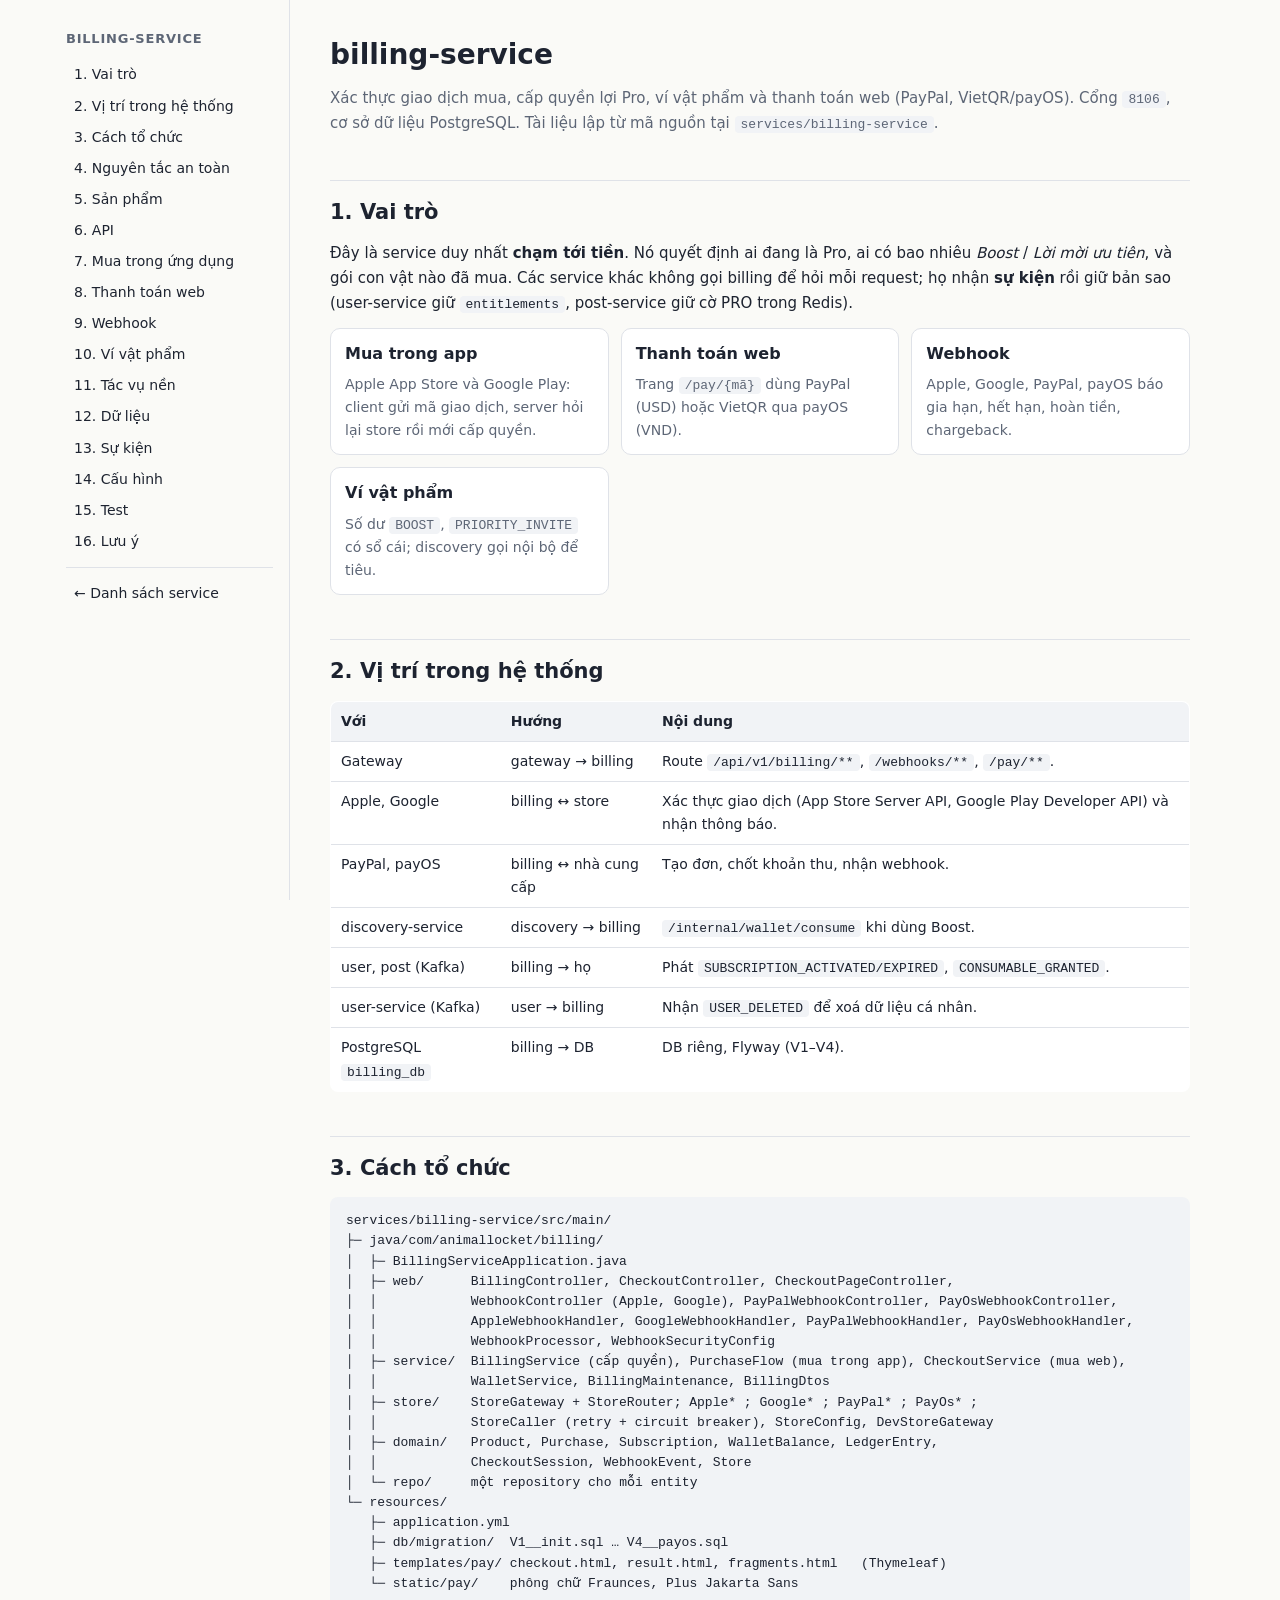
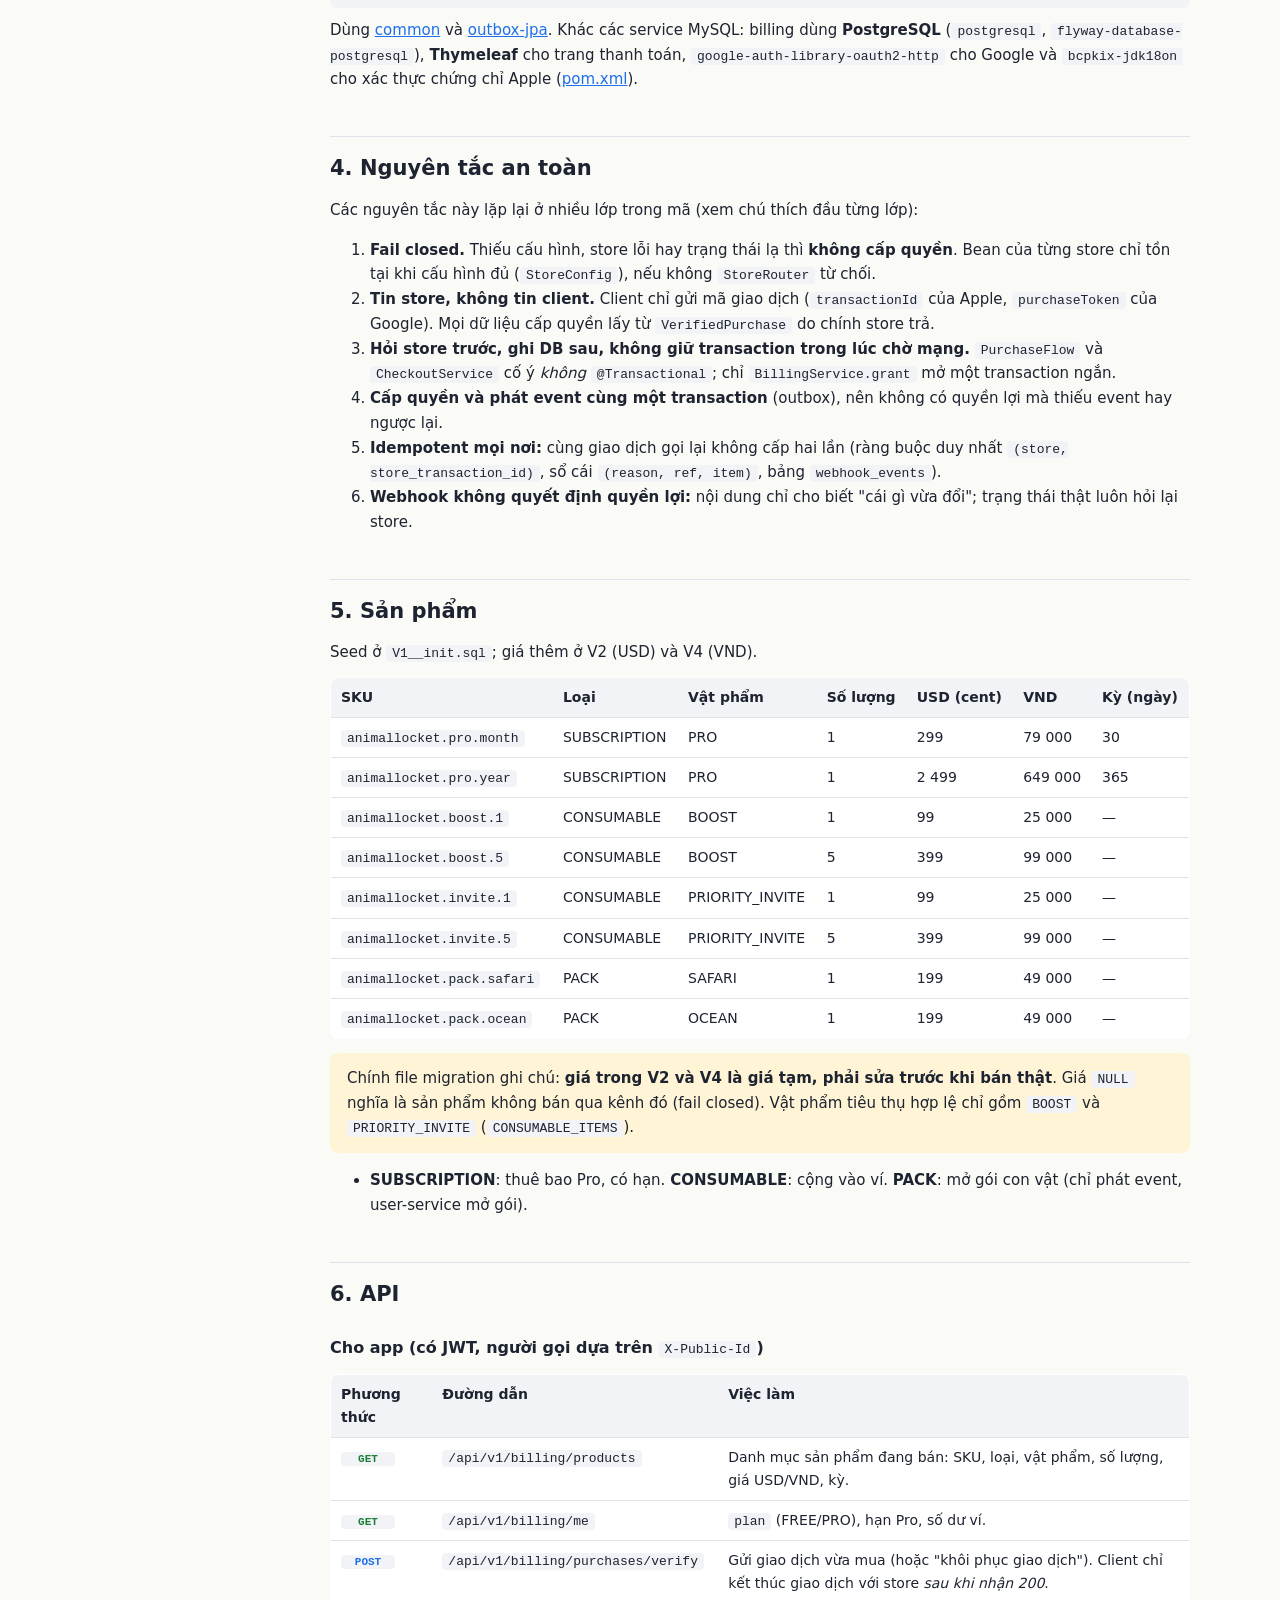
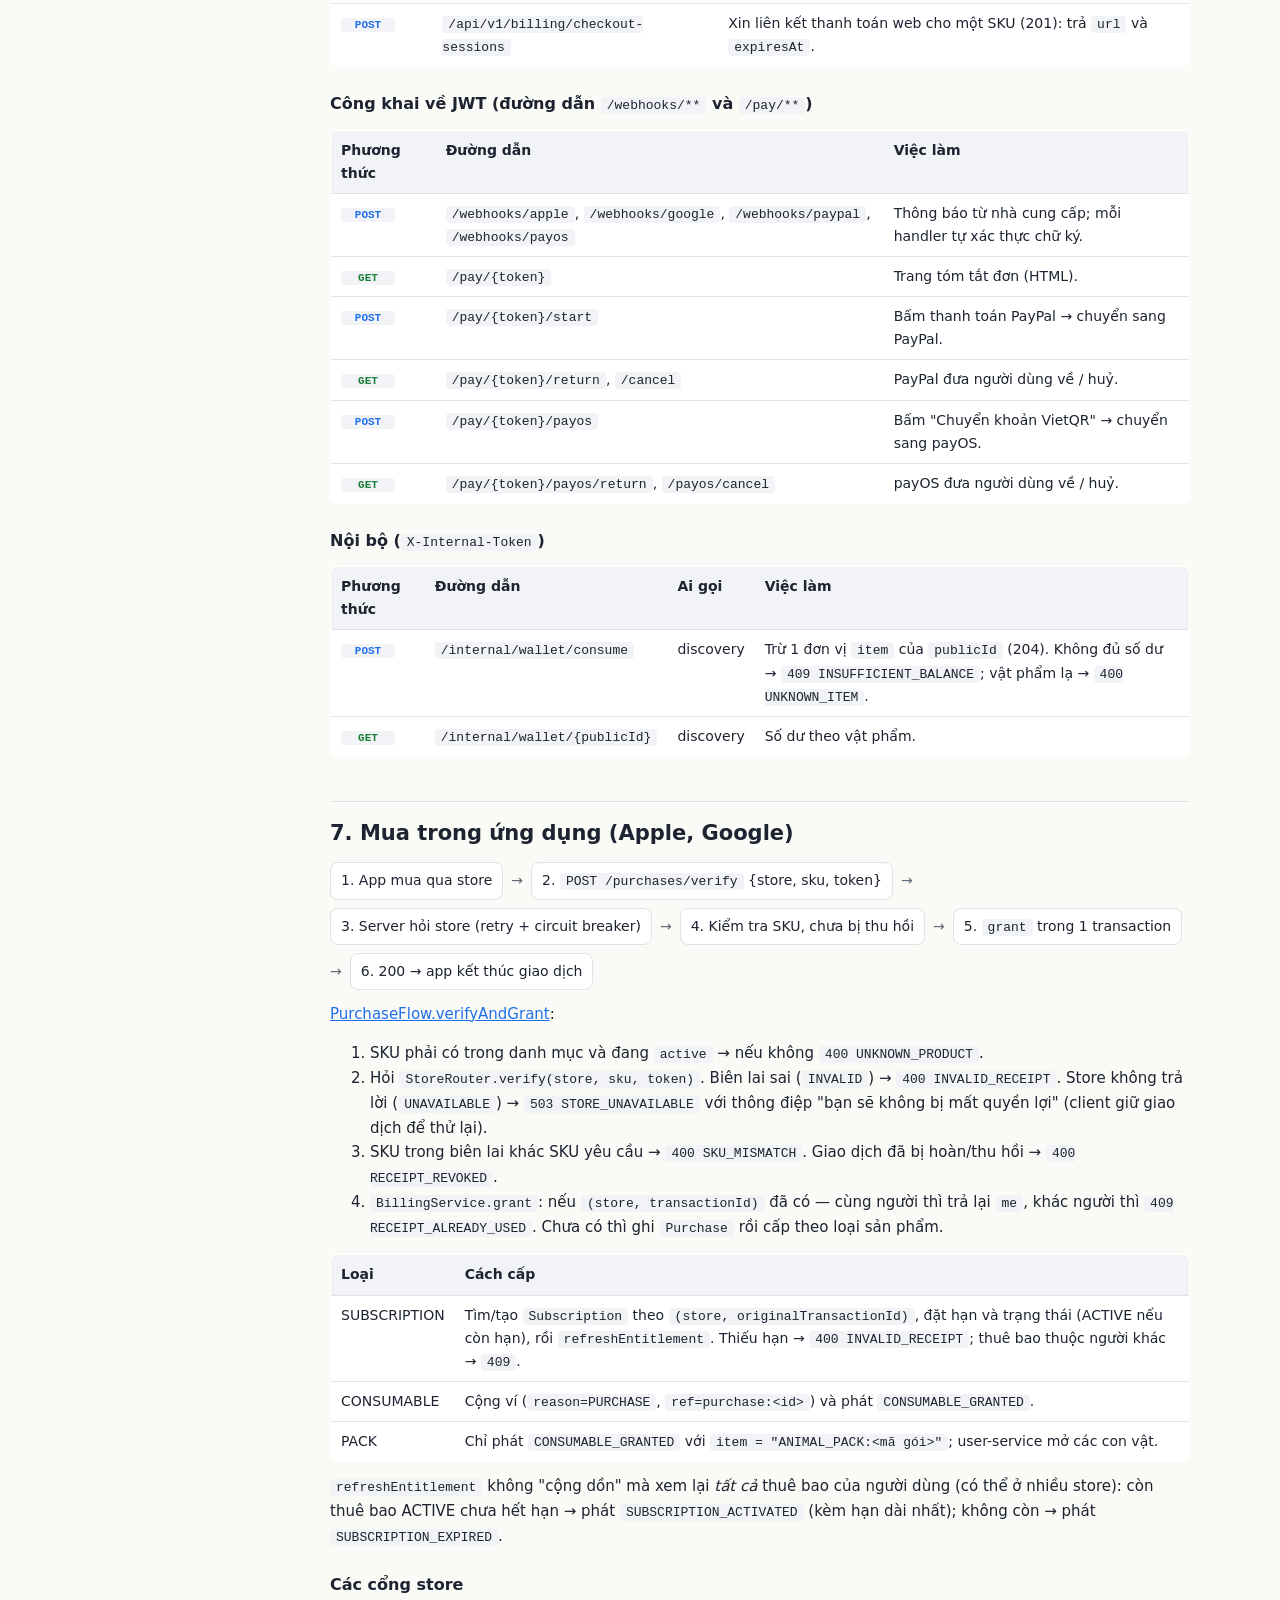
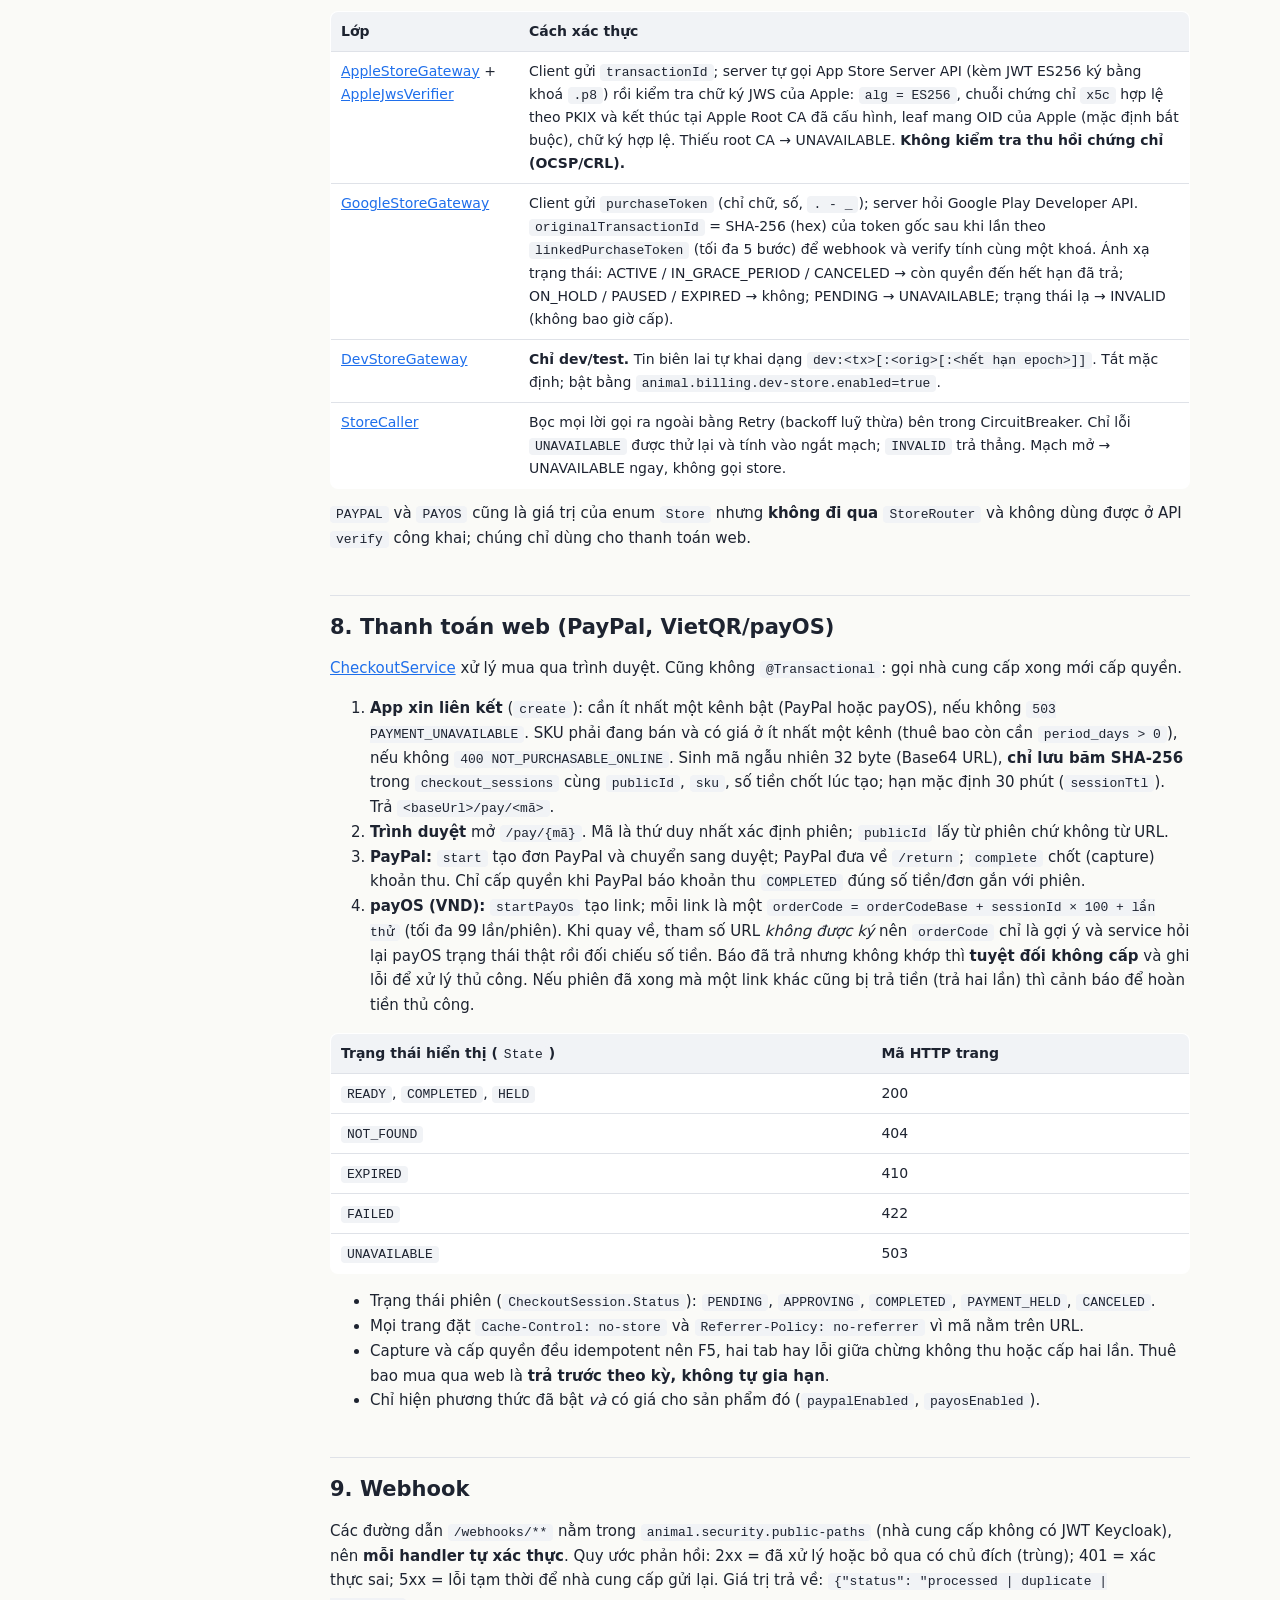
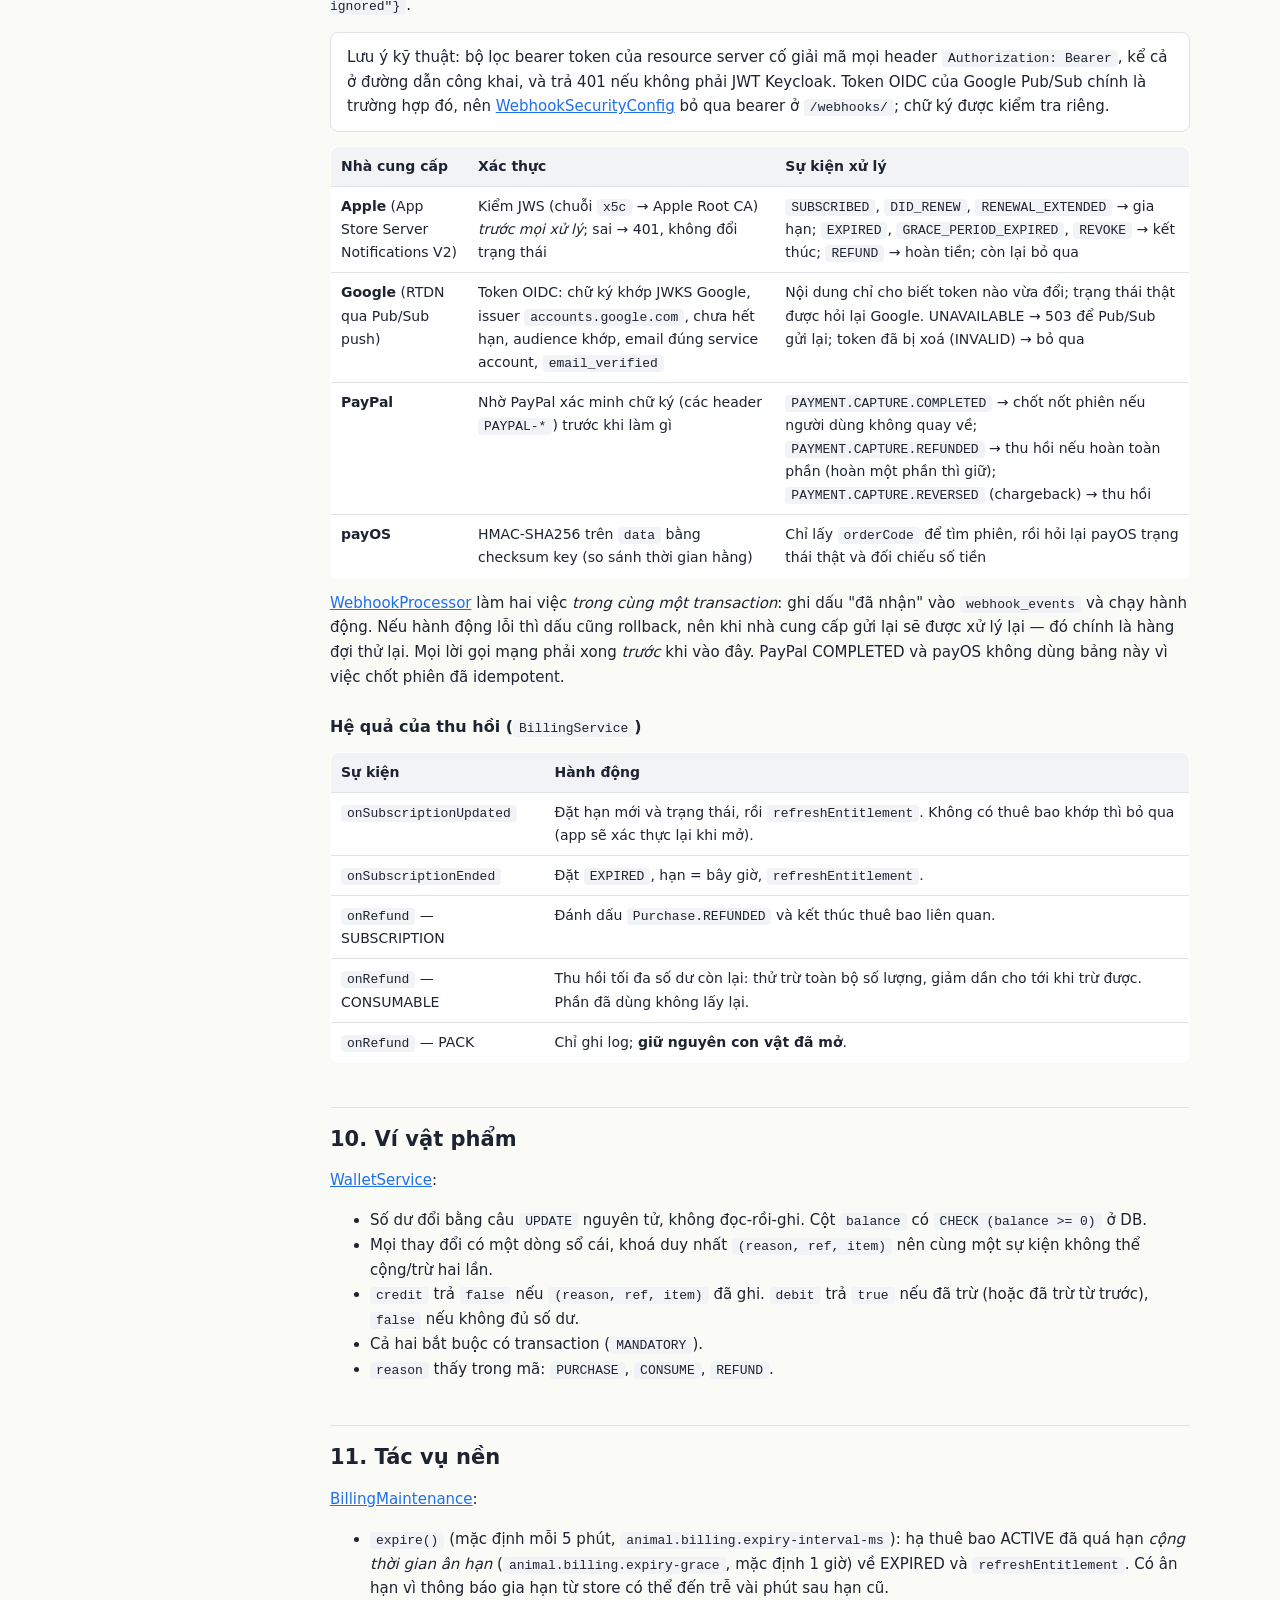
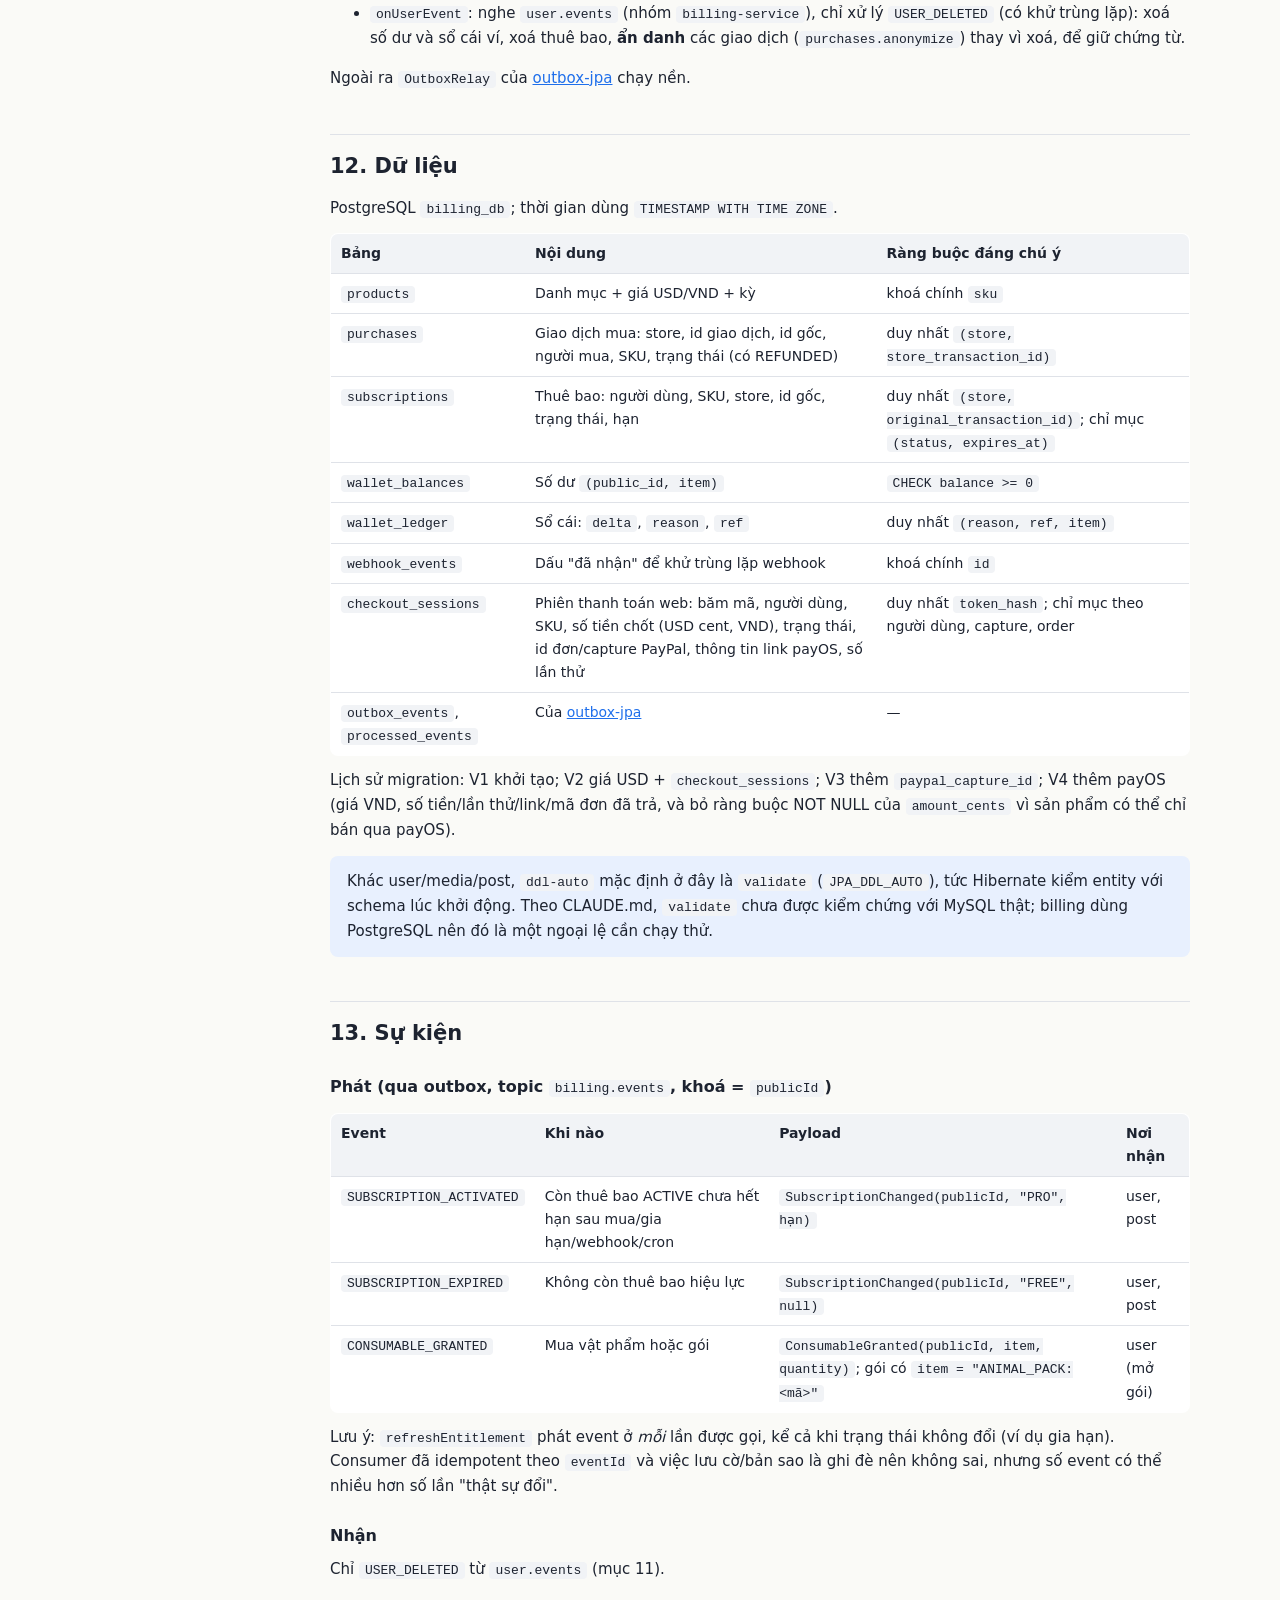
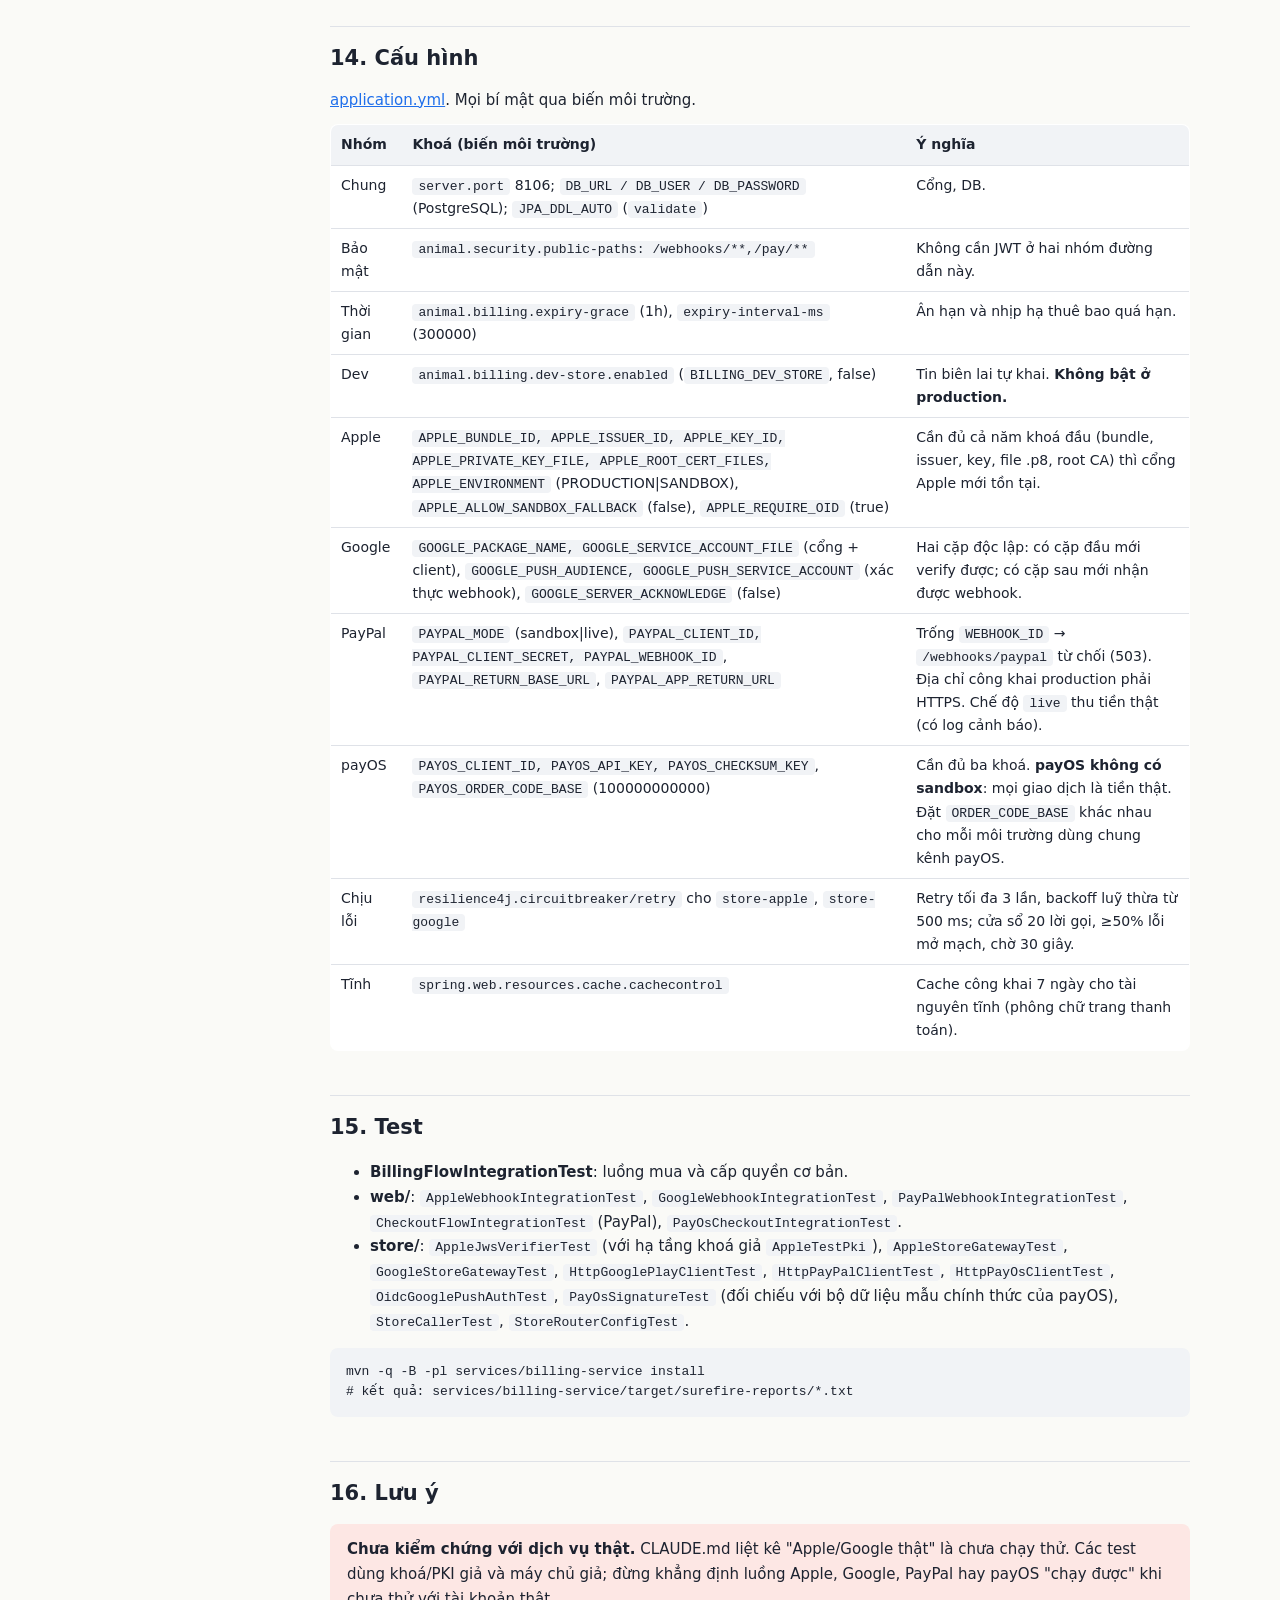
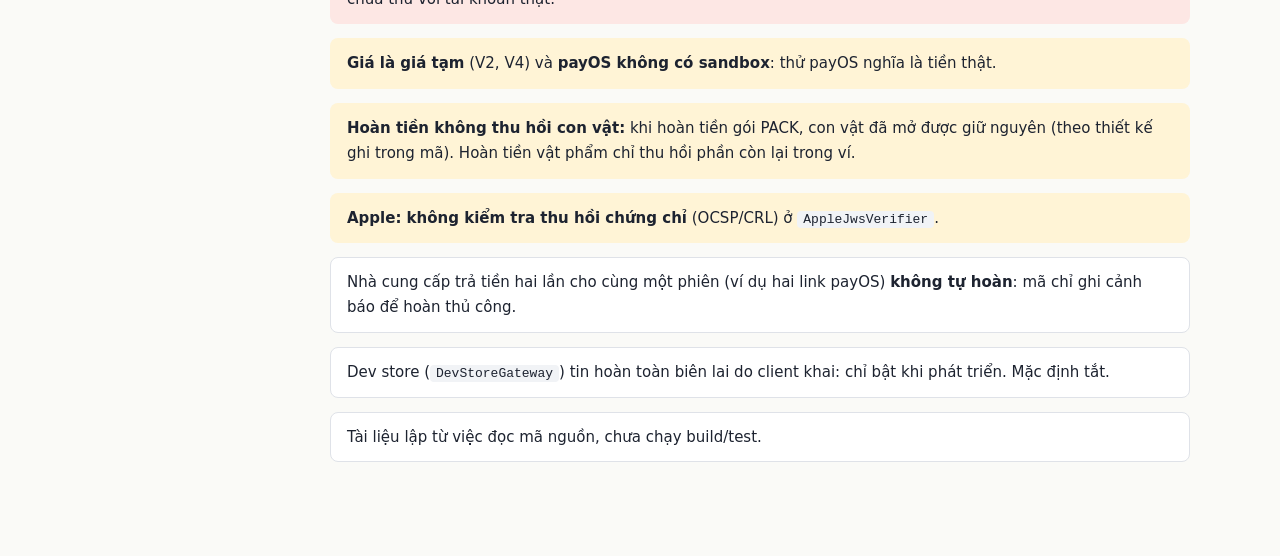
<file: services/billing-service-guide.html>
<!DOCTYPE html>
<html lang="vi">
<head>
<meta charset="utf-8">
<meta name="viewport" content="width=device-width, initial-scale=1">
<title>billing-service — Tài liệu chi tiết</title>
<link rel="stylesheet" href="guide.css">
</head>
<body>
<div class="layout">
<nav>
  <b>billing-service</b>
  <a href="#vai-tro">1. Vai trò</a>
  <a href="#vi-tri">2. Vị trí trong hệ thống</a>
  <a href="#cau-truc">3. Cách tổ chức</a>
  <a href="#nguyen-tac">4. Nguyên tắc an toàn</a>
  <a href="#san-pham">5. Sản phẩm</a>
  <a href="#api">6. API</a>
  <a href="#mua-ung-dung">7. Mua trong ứng dụng</a>
  <a href="#mua-web">8. Thanh toán web</a>
  <a href="#webhook">9. Webhook</a>
  <a href="#vi">10. Ví vật phẩm</a>
  <a href="#nen">11. Tác vụ nền</a>
  <a href="#du-lieu">12. Dữ liệu</a>
  <a href="#su-kien">13. Sự kiện</a>
  <a href="#cau-hinh">14. Cấu hình</a>
  <a href="#test">15. Test</a>
  <a href="#luu-y">16. Lưu ý</a>
  <hr>
  <a href="index.html">← Danh sách service</a>
</nav>
<main>

<h1>billing-service</h1>
<p class="sub">Xác thực giao dịch mua, cấp quyền lợi Pro, ví vật phẩm và thanh toán web (PayPal, VietQR/payOS). Cổng <code>8106</code>, cơ sở dữ liệu PostgreSQL. Tài liệu lập từ mã nguồn tại <code>services/billing-service</code>.</p>

<!-- ============ 1 ============ -->
<h2 id="vai-tro">1. Vai trò</h2>
<p>Đây là service duy nhất <strong>chạm tới tiền</strong>. Nó quyết định ai đang là Pro, ai có bao nhiêu <em>Boost</em> / <em>Lời mời ưu tiên</em>, và gói con vật nào đã mua. Các service khác không gọi billing để hỏi mỗi request; họ nhận <strong>sự kiện</strong> rồi giữ bản sao (user-service giữ <code>entitlements</code>, post-service giữ cờ PRO trong Redis).</p>
<div class="grid">
  <div class="card"><h3>Mua trong app</h3><p>Apple App Store và Google Play: client gửi mã giao dịch, server hỏi lại store rồi mới cấp quyền.</p></div>
  <div class="card"><h3>Thanh toán web</h3><p>Trang <code>/pay/{mã}</code> dùng PayPal (USD) hoặc VietQR qua payOS (VND).</p></div>
  <div class="card"><h3>Webhook</h3><p>Apple, Google, PayPal, payOS báo gia hạn, hết hạn, hoàn tiền, chargeback.</p></div>
  <div class="card"><h3>Ví vật phẩm</h3><p>Số dư <code>BOOST</code>, <code>PRIORITY_INVITE</code> có sổ cái; discovery gọi nội bộ để tiêu.</p></div>
</div>

<!-- ============ 2 ============ -->
<h2 id="vi-tri">2. Vị trí trong hệ thống</h2>
<table>
  <tr><th>Với</th><th>Hướng</th><th>Nội dung</th></tr>
  <tr><td>Gateway</td><td>gateway → billing</td><td>Route <code>/api/v1/billing/**</code>, <code>/webhooks/**</code>, <code>/pay/**</code>.</td></tr>
  <tr><td>Apple, Google</td><td>billing ↔ store</td><td>Xác thực giao dịch (App Store Server API, Google Play Developer API) và nhận thông báo.</td></tr>
  <tr><td>PayPal, payOS</td><td>billing ↔ nhà cung cấp</td><td>Tạo đơn, chốt khoản thu, nhận webhook.</td></tr>
  <tr><td>discovery-service</td><td>discovery → billing</td><td><code>/internal/wallet/consume</code> khi dùng Boost.</td></tr>
  <tr><td>user, post (Kafka)</td><td>billing → họ</td><td>Phát <code>SUBSCRIPTION_ACTIVATED/EXPIRED</code>, <code>CONSUMABLE_GRANTED</code>.</td></tr>
  <tr><td>user-service (Kafka)</td><td>user → billing</td><td>Nhận <code>USER_DELETED</code> để xoá dữ liệu cá nhân.</td></tr>
  <tr><td>PostgreSQL <code>billing_db</code></td><td>billing → DB</td><td>DB riêng, Flyway (V1–V4).</td></tr>
</table>

<!-- ============ 3 ============ -->
<h2 id="cau-truc">3. Cách tổ chức</h2>
<pre><code>services/billing-service/src/main/
├─ java/com/animallocket/billing/
│  ├─ BillingServiceApplication.java
│  ├─ web/      BillingController, CheckoutController, CheckoutPageController,
│  │            WebhookController (Apple, Google), PayPalWebhookController, PayOsWebhookController,
│  │            AppleWebhookHandler, GoogleWebhookHandler, PayPalWebhookHandler, PayOsWebhookHandler,
│  │            WebhookProcessor, WebhookSecurityConfig
│  ├─ service/  BillingService (cấp quyền), PurchaseFlow (mua trong app), CheckoutService (mua web),
│  │            WalletService, BillingMaintenance, BillingDtos
│  ├─ store/    StoreGateway + StoreRouter; Apple* ; Google* ; PayPal* ; PayOs* ;
│  │            StoreCaller (retry + circuit breaker), StoreConfig, DevStoreGateway
│  ├─ domain/   Product, Purchase, Subscription, WalletBalance, LedgerEntry,
│  │            CheckoutSession, WebhookEvent, Store
│  └─ repo/     một repository cho mỗi entity
└─ resources/
   ├─ application.yml
   ├─ db/migration/  V1__init.sql … V4__payos.sql
   ├─ templates/pay/ checkout.html, result.html, fragments.html   (Thymeleaf)
   └─ static/pay/    phông chữ Fraunces, Plus Jakarta Sans</code></pre>
<p>Dùng <a href="../libs/common-guide.html">common</a> và <a href="../libs/outbox-jpa-guide.html">outbox-jpa</a>. Khác các service MySQL: billing dùng <strong>PostgreSQL</strong> (<code>postgresql</code>, <code>flyway-database-postgresql</code>), <strong>Thymeleaf</strong> cho trang thanh toán, <code>google-auth-library-oauth2-http</code> cho Google và <code>bcpkix-jdk18on</code> cho xác thực chứng chỉ Apple (<a href="billing-service/pom.xml">pom.xml</a>).</p>

<!-- ============ 4 ============ -->
<h2 id="nguyen-tac">4. Nguyên tắc an toàn</h2>
<p>Các nguyên tắc này lặp lại ở nhiều lớp trong mã (xem chú thích đầu từng lớp):</p>
<ol>
  <li><strong>Fail closed.</strong> Thiếu cấu hình, store lỗi hay trạng thái lạ thì <strong>không cấp quyền</strong>. Bean của từng store chỉ tồn tại khi cấu hình đủ (<code>StoreConfig</code>), nếu không <code>StoreRouter</code> từ chối.</li>
  <li><strong>Tin store, không tin client.</strong> Client chỉ gửi mã giao dịch (<code>transactionId</code> của Apple, <code>purchaseToken</code> của Google). Mọi dữ liệu cấp quyền lấy từ <code>VerifiedPurchase</code> do chính store trả.</li>
  <li><strong>Hỏi store trước, ghi DB sau, không giữ transaction trong lúc chờ mạng.</strong> <code>PurchaseFlow</code> và <code>CheckoutService</code> cố ý <em>không</em> <code>@Transactional</code>; chỉ <code>BillingService.grant</code> mở một transaction ngắn.</li>
  <li><strong>Cấp quyền và phát event cùng một transaction</strong> (outbox), nên không có quyền lợi mà thiếu event hay ngược lại.</li>
  <li><strong>Idempotent mọi nơi:</strong> cùng giao dịch gọi lại không cấp hai lần (ràng buộc duy nhất <code>(store, store_transaction_id)</code>, sổ cái <code>(reason, ref, item)</code>, bảng <code>webhook_events</code>).</li>
  <li><strong>Webhook không quyết định quyền lợi:</strong> nội dung chỉ cho biết "cái gì vừa đổi"; trạng thái thật luôn hỏi lại store.</li>
</ol>

<!-- ============ 5 ============ -->
<h2 id="san-pham">5. Sản phẩm</h2>
<p>Seed ở <code>V1__init.sql</code>; giá thêm ở V2 (USD) và V4 (VND).</p>
<table>
  <tr><th>SKU</th><th>Loại</th><th>Vật phẩm</th><th>Số lượng</th><th>USD (cent)</th><th>VND</th><th>Kỳ (ngày)</th></tr>
  <tr><td><code>animallocket.pro.month</code></td><td>SUBSCRIPTION</td><td>PRO</td><td>1</td><td>299</td><td>79 000</td><td>30</td></tr>
  <tr><td><code>animallocket.pro.year</code></td><td>SUBSCRIPTION</td><td>PRO</td><td>1</td><td>2 499</td><td>649 000</td><td>365</td></tr>
  <tr><td><code>animallocket.boost.1</code></td><td>CONSUMABLE</td><td>BOOST</td><td>1</td><td>99</td><td>25 000</td><td>—</td></tr>
  <tr><td><code>animallocket.boost.5</code></td><td>CONSUMABLE</td><td>BOOST</td><td>5</td><td>399</td><td>99 000</td><td>—</td></tr>
  <tr><td><code>animallocket.invite.1</code></td><td>CONSUMABLE</td><td>PRIORITY_INVITE</td><td>1</td><td>99</td><td>25 000</td><td>—</td></tr>
  <tr><td><code>animallocket.invite.5</code></td><td>CONSUMABLE</td><td>PRIORITY_INVITE</td><td>5</td><td>399</td><td>99 000</td><td>—</td></tr>
  <tr><td><code>animallocket.pack.safari</code></td><td>PACK</td><td>SAFARI</td><td>1</td><td>199</td><td>49 000</td><td>—</td></tr>
  <tr><td><code>animallocket.pack.ocean</code></td><td>PACK</td><td>OCEAN</td><td>1</td><td>199</td><td>49 000</td><td>—</td></tr>
</table>
<div class="box warn">Chính file migration ghi chú: <strong>giá trong V2 và V4 là giá tạm, phải sửa trước khi bán thật</strong>. Giá <code>NULL</code> nghĩa là sản phẩm không bán qua kênh đó (fail closed). Vật phẩm tiêu thụ hợp lệ chỉ gồm <code>BOOST</code> và <code>PRIORITY_INVITE</code> (<code>CONSUMABLE_ITEMS</code>).</div>
<ul>
  <li><strong>SUBSCRIPTION</strong>: thuê bao Pro, có hạn. <strong>CONSUMABLE</strong>: cộng vào ví. <strong>PACK</strong>: mở gói con vật (chỉ phát event, user-service mở gói).</li>
</ul>

<!-- ============ 6 ============ -->
<h2 id="api">6. API</h2>
<h3>Cho app (có JWT, người gọi dựa trên <code>X-Public-Id</code>)</h3>
<table>
  <tr><th>Phương thức</th><th>Đường dẫn</th><th>Việc làm</th></tr>
  <tr><td><span class="m get">GET</span></td><td><code>/api/v1/billing/products</code></td><td>Danh mục sản phẩm đang bán: SKU, loại, vật phẩm, số lượng, giá USD/VND, kỳ.</td></tr>
  <tr><td><span class="m get">GET</span></td><td><code>/api/v1/billing/me</code></td><td><code>plan</code> (FREE/PRO), hạn Pro, số dư ví.</td></tr>
  <tr><td><span class="m post">POST</span></td><td><code>/api/v1/billing/purchases/verify</code></td><td>Gửi giao dịch vừa mua (hoặc "khôi phục giao dịch"). Client chỉ kết thúc giao dịch với store <em>sau khi nhận 200</em>.</td></tr>
  <tr><td><span class="m post">POST</span></td><td><code>/api/v1/billing/checkout-sessions</code></td><td>Xin liên kết thanh toán web cho một SKU (201): trả <code>url</code> và <code>expiresAt</code>.</td></tr>
</table>
<h3>Công khai về JWT (đường dẫn <code>/webhooks/**</code> và <code>/pay/**</code>)</h3>
<table>
  <tr><th>Phương thức</th><th>Đường dẫn</th><th>Việc làm</th></tr>
  <tr><td><span class="m post">POST</span></td><td><code>/webhooks/apple</code>, <code>/webhooks/google</code>, <code>/webhooks/paypal</code>, <code>/webhooks/payos</code></td><td>Thông báo từ nhà cung cấp; mỗi handler tự xác thực chữ ký.</td></tr>
  <tr><td><span class="m get">GET</span></td><td><code>/pay/{token}</code></td><td>Trang tóm tắt đơn (HTML).</td></tr>
  <tr><td><span class="m post">POST</span></td><td><code>/pay/{token}/start</code></td><td>Bấm thanh toán PayPal → chuyển sang PayPal.</td></tr>
  <tr><td><span class="m get">GET</span></td><td><code>/pay/{token}/return</code>, <code>/cancel</code></td><td>PayPal đưa người dùng về / huỷ.</td></tr>
  <tr><td><span class="m post">POST</span></td><td><code>/pay/{token}/payos</code></td><td>Bấm "Chuyển khoản VietQR" → chuyển sang payOS.</td></tr>
  <tr><td><span class="m get">GET</span></td><td><code>/pay/{token}/payos/return</code>, <code>/payos/cancel</code></td><td>payOS đưa người dùng về / huỷ.</td></tr>
</table>
<h3>Nội bộ (<code>X-Internal-Token</code>)</h3>
<table>
  <tr><th>Phương thức</th><th>Đường dẫn</th><th>Ai gọi</th><th>Việc làm</th></tr>
  <tr><td><span class="m post">POST</span></td><td><code>/internal/wallet/consume</code></td><td>discovery</td><td>Trừ 1 đơn vị <code>item</code> của <code>publicId</code> (204). Không đủ số dư → <code>409 INSUFFICIENT_BALANCE</code>; vật phẩm lạ → <code>400 UNKNOWN_ITEM</code>.</td></tr>
  <tr><td><span class="m get">GET</span></td><td><code>/internal/wallet/{publicId}</code></td><td>discovery</td><td>Số dư theo vật phẩm.</td></tr>
</table>

<!-- ============ 7 ============ -->
<h2 id="mua-ung-dung">7. Mua trong ứng dụng (Apple, Google)</h2>
<div class="flow">
  <span class="n">1. App mua qua store</span><span class="ar">→</span>
  <span class="n">2. <code>POST /purchases/verify</code> {store, sku, token}</span><span class="ar">→</span>
  <span class="n">3. Server hỏi store (retry + circuit breaker)</span><span class="ar">→</span>
  <span class="n">4. Kiểm tra SKU, chưa bị thu hồi</span><span class="ar">→</span>
  <span class="n">5. <code>grant</code> trong 1 transaction</span><span class="ar">→</span>
  <span class="n">6. 200 → app kết thúc giao dịch</span>
</div>
<p><a href="billing-service/src/main/java/com/animallocket/billing/service/PurchaseFlow.java">PurchaseFlow.verifyAndGrant</a>:</p>
<ol>
  <li>SKU phải có trong danh mục và đang <code>active</code> → nếu không <code>400 UNKNOWN_PRODUCT</code>.</li>
  <li>Hỏi <code>StoreRouter.verify(store, sku, token)</code>. Biên lai sai (<code>INVALID</code>) → <code>400 INVALID_RECEIPT</code>. Store không trả lời (<code>UNAVAILABLE</code>) → <code>503 STORE_UNAVAILABLE</code> với thông điệp "bạn sẽ không bị mất quyền lợi" (client giữ giao dịch để thử lại).</li>
  <li>SKU trong biên lai khác SKU yêu cầu → <code>400 SKU_MISMATCH</code>. Giao dịch đã bị hoàn/thu hồi → <code>400 RECEIPT_REVOKED</code>.</li>
  <li><code>BillingService.grant</code>: nếu <code>(store, transactionId)</code> đã có — cùng người thì trả lại <code>me</code>, khác người thì <code>409 RECEIPT_ALREADY_USED</code>. Chưa có thì ghi <code>Purchase</code> rồi cấp theo loại sản phẩm.</li>
</ol>
<table>
  <tr><th>Loại</th><th>Cách cấp</th></tr>
  <tr><td>SUBSCRIPTION</td><td>Tìm/tạo <code>Subscription</code> theo <code>(store, originalTransactionId)</code>, đặt hạn và trạng thái (ACTIVE nếu còn hạn), rồi <code>refreshEntitlement</code>. Thiếu hạn → <code>400 INVALID_RECEIPT</code>; thuê bao thuộc người khác → <code>409</code>.</td></tr>
  <tr><td>CONSUMABLE</td><td>Cộng ví (<code>reason=PURCHASE</code>, <code>ref=purchase:&lt;id&gt;</code>) và phát <code>CONSUMABLE_GRANTED</code>.</td></tr>
  <tr><td>PACK</td><td>Chỉ phát <code>CONSUMABLE_GRANTED</code> với <code>item = "ANIMAL_PACK:&lt;mã gói&gt;"</code>; user-service mở các con vật.</td></tr>
</table>
<p><code>refreshEntitlement</code> không "cộng dồn" mà xem lại <em>tất cả</em> thuê bao của người dùng (có thể ở nhiều store): còn thuê bao ACTIVE chưa hết hạn → phát <code>SUBSCRIPTION_ACTIVATED</code> (kèm hạn dài nhất); không còn → phát <code>SUBSCRIPTION_EXPIRED</code>.</p>

<h3>Các cổng store</h3>
<table>
  <tr><th>Lớp</th><th>Cách xác thực</th></tr>
  <tr><td><a href="billing-service/src/main/java/com/animallocket/billing/store/AppleStoreGateway.java">AppleStoreGateway</a> + <a href="billing-service/src/main/java/com/animallocket/billing/store/AppleJwsVerifier.java">AppleJwsVerifier</a></td><td>Client gửi <code>transactionId</code>; server tự gọi App Store Server API (kèm JWT ES256 ký bằng khoá <code>.p8</code>) rồi kiểm tra chữ ký JWS của Apple: <code>alg = ES256</code>, chuỗi chứng chỉ <code>x5c</code> hợp lệ theo PKIX và kết thúc tại Apple Root CA đã cấu hình, leaf mang OID của Apple (mặc định bắt buộc), chữ ký hợp lệ. Thiếu root CA → UNAVAILABLE. <strong>Không kiểm tra thu hồi chứng chỉ (OCSP/CRL).</strong></td></tr>
  <tr><td><a href="billing-service/src/main/java/com/animallocket/billing/store/GoogleStoreGateway.java">GoogleStoreGateway</a></td><td>Client gửi <code>purchaseToken</code> (chỉ chữ, số, <code>. - _</code>); server hỏi Google Play Developer API. <code>originalTransactionId</code> = SHA-256 (hex) của token gốc sau khi lần theo <code>linkedPurchaseToken</code> (tối đa 5 bước) để webhook và verify tính cùng một khoá. Ánh xạ trạng thái: ACTIVE / IN_GRACE_PERIOD / CANCELED → còn quyền đến hết hạn đã trả; ON_HOLD / PAUSED / EXPIRED → không; PENDING → UNAVAILABLE; trạng thái lạ → INVALID (không bao giờ cấp).</td></tr>
  <tr><td><a href="billing-service/src/main/java/com/animallocket/billing/store/DevStoreGateway.java">DevStoreGateway</a></td><td><strong>Chỉ dev/test.</strong> Tin biên lai tự khai dạng <code>dev:&lt;tx&gt;[:&lt;orig&gt;[:&lt;hết hạn epoch&gt;]]</code>. Tắt mặc định; bật bằng <code>animal.billing.dev-store.enabled=true</code>.</td></tr>
  <tr><td><a href="billing-service/src/main/java/com/animallocket/billing/store/StoreCaller.java">StoreCaller</a></td><td>Bọc mọi lời gọi ra ngoài bằng Retry (backoff luỹ thừa) bên trong CircuitBreaker. Chỉ lỗi <code>UNAVAILABLE</code> được thử lại và tính vào ngắt mạch; <code>INVALID</code> trả thẳng. Mạch mở → UNAVAILABLE ngay, không gọi store.</td></tr>
</table>
<p><code>PAYPAL</code> và <code>PAYOS</code> cũng là giá trị của enum <code>Store</code> nhưng <strong>không đi qua <code>StoreRouter</code></strong> và không dùng được ở API <code>verify</code> công khai; chúng chỉ dùng cho thanh toán web.</p>

<!-- ============ 8 ============ -->
<h2 id="mua-web">8. Thanh toán web (PayPal, VietQR/payOS)</h2>
<p><a href="billing-service/src/main/java/com/animallocket/billing/service/CheckoutService.java">CheckoutService</a> xử lý mua qua trình duyệt. Cũng không <code>@Transactional</code>: gọi nhà cung cấp xong mới cấp quyền.</p>
<ol>
  <li><strong>App xin liên kết</strong> (<code>create</code>): cần ít nhất một kênh bật (PayPal hoặc payOS), nếu không <code>503 PAYMENT_UNAVAILABLE</code>. SKU phải đang bán và có giá ở ít nhất một kênh (thuê bao còn cần <code>period_days &gt; 0</code>), nếu không <code>400 NOT_PURCHASABLE_ONLINE</code>. Sinh mã ngẫu nhiên 32 byte (Base64 URL), <strong>chỉ lưu băm SHA-256</strong> trong <code>checkout_sessions</code> cùng <code>publicId</code>, <code>sku</code>, số tiền chốt lúc tạo; hạn mặc định 30 phút (<code>sessionTtl</code>). Trả <code>&lt;baseUrl&gt;/pay/&lt;mã&gt;</code>.</li>
  <li><strong>Trình duyệt</strong> mở <code>/pay/{mã}</code>. Mã là thứ duy nhất xác định phiên; <code>publicId</code> lấy từ phiên chứ không từ URL.</li>
  <li><strong>PayPal:</strong> <code>start</code> tạo đơn PayPal và chuyển sang duyệt; PayPal đưa về <code>/return</code>; <code>complete</code> chốt (capture) khoản thu. Chỉ cấp quyền khi PayPal báo khoản thu <code>COMPLETED</code> đúng số tiền/đơn gắn với phiên.</li>
  <li><strong>payOS (VND):</strong> <code>startPayOs</code> tạo link; mỗi link là một <code>orderCode = orderCodeBase + sessionId × 100 + lần thử</code> (tối đa 99 lần/phiên). Khi quay về, tham số URL <em>không được ký</em> nên <code>orderCode</code> chỉ là gợi ý và service hỏi lại payOS trạng thái thật rồi đối chiếu số tiền. Báo đã trả nhưng không khớp thì <strong>tuyệt đối không cấp</strong> và ghi lỗi để xử lý thủ công. Nếu phiên đã xong mà một link khác cũng bị trả tiền (trả hai lần) thì cảnh báo để hoàn tiền thủ công.</li>
</ol>
<table>
  <tr><th>Trạng thái hiển thị (<code>State</code>)</th><th>Mã HTTP trang</th></tr>
  <tr><td><code>READY</code>, <code>COMPLETED</code>, <code>HELD</code></td><td>200</td></tr>
  <tr><td><code>NOT_FOUND</code></td><td>404</td></tr>
  <tr><td><code>EXPIRED</code></td><td>410</td></tr>
  <tr><td><code>FAILED</code></td><td>422</td></tr>
  <tr><td><code>UNAVAILABLE</code></td><td>503</td></tr>
</table>
<ul>
  <li>Trạng thái phiên (<code>CheckoutSession.Status</code>): <code>PENDING</code>, <code>APPROVING</code>, <code>COMPLETED</code>, <code>PAYMENT_HELD</code>, <code>CANCELED</code>.</li>
  <li>Mọi trang đặt <code>Cache-Control: no-store</code> và <code>Referrer-Policy: no-referrer</code> vì mã nằm trên URL.</li>
  <li>Capture và cấp quyền đều idempotent nên F5, hai tab hay lỗi giữa chừng không thu hoặc cấp hai lần. Thuê bao mua qua web là <strong>trả trước theo kỳ, không tự gia hạn</strong>.</li>
  <li>Chỉ hiện phương thức đã bật <em>và</em> có giá cho sản phẩm đó (<code>paypalEnabled</code>, <code>payosEnabled</code>).</li>
</ul>

<!-- ============ 9 ============ -->
<h2 id="webhook">9. Webhook</h2>
<p>Các đường dẫn <code>/webhooks/**</code> nằm trong <code>animal.security.public-paths</code> (nhà cung cấp không có JWT Keycloak), nên <strong>mỗi handler tự xác thực</strong>. Quy ước phản hồi: 2xx = đã xử lý hoặc bỏ qua có chủ đích (trùng); 401 = xác thực sai; 5xx = lỗi tạm thời để nhà cung cấp gửi lại. Giá trị trả về: <code>{"status": "processed | duplicate | ignored"}</code>.</p>
<div class="box">Lưu ý kỹ thuật: bộ lọc bearer token của resource server cố giải mã mọi header <code>Authorization: Bearer</code>, kể cả ở đường dẫn công khai, và trả 401 nếu không phải JWT Keycloak. Token OIDC của Google Pub/Sub chính là trường hợp đó, nên <a href="billing-service/src/main/java/com/animallocket/billing/web/WebhookSecurityConfig.java">WebhookSecurityConfig</a> bỏ qua bearer ở <code>/webhooks/</code>; chữ ký được kiểm tra riêng.</div>
<table>
  <tr><th>Nhà cung cấp</th><th>Xác thực</th><th>Sự kiện xử lý</th></tr>
  <tr><td><strong>Apple</strong> (App Store Server Notifications V2)</td><td>Kiểm JWS (chuỗi <code>x5c</code> → Apple Root CA) <em>trước mọi xử lý</em>; sai → 401, không đổi trạng thái</td><td><code>SUBSCRIBED</code>, <code>DID_RENEW</code>, <code>RENEWAL_EXTENDED</code> → gia hạn; <code>EXPIRED</code>, <code>GRACE_PERIOD_EXPIRED</code>, <code>REVOKE</code> → kết thúc; <code>REFUND</code> → hoàn tiền; còn lại bỏ qua</td></tr>
  <tr><td><strong>Google</strong> (RTDN qua Pub/Sub push)</td><td>Token OIDC: chữ ký khớp JWKS Google, issuer <code>accounts.google.com</code>, chưa hết hạn, audience khớp, email đúng service account, <code>email_verified</code></td><td>Nội dung chỉ cho biết token nào vừa đổi; trạng thái thật được hỏi lại Google. UNAVAILABLE → 503 để Pub/Sub gửi lại; token đã bị xoá (INVALID) → bỏ qua</td></tr>
  <tr><td><strong>PayPal</strong></td><td>Nhờ PayPal xác minh chữ ký (các header <code>PAYPAL-*</code>) trước khi làm gì</td><td><code>PAYMENT.CAPTURE.COMPLETED</code> → chốt nốt phiên nếu người dùng không quay về; <code>PAYMENT.CAPTURE.REFUNDED</code> → thu hồi nếu hoàn toàn phần (hoàn một phần thì giữ); <code>PAYMENT.CAPTURE.REVERSED</code> (chargeback) → thu hồi</td></tr>
  <tr><td><strong>payOS</strong></td><td>HMAC-SHA256 trên <code>data</code> bằng checksum key (so sánh thời gian hằng)</td><td>Chỉ lấy <code>orderCode</code> để tìm phiên, rồi hỏi lại payOS trạng thái thật và đối chiếu số tiền</td></tr>
</table>
<p><a href="billing-service/src/main/java/com/animallocket/billing/web/WebhookProcessor.java">WebhookProcessor</a> làm hai việc <em>trong cùng một transaction</em>: ghi dấu "đã nhận" vào <code>webhook_events</code> và chạy hành động. Nếu hành động lỗi thì dấu cũng rollback, nên khi nhà cung cấp gửi lại sẽ được xử lý lại — đó chính là hàng đợi thử lại. Mọi lời gọi mạng phải xong <em>trước</em> khi vào đây. PayPal COMPLETED và payOS không dùng bảng này vì việc chốt phiên đã idempotent.</p>
<h3>Hệ quả của thu hồi (<code>BillingService</code>)</h3>
<table>
  <tr><th>Sự kiện</th><th>Hành động</th></tr>
  <tr><td><code>onSubscriptionUpdated</code></td><td>Đặt hạn mới và trạng thái, rồi <code>refreshEntitlement</code>. Không có thuê bao khớp thì bỏ qua (app sẽ xác thực lại khi mở).</td></tr>
  <tr><td><code>onSubscriptionEnded</code></td><td>Đặt <code>EXPIRED</code>, hạn = bây giờ, <code>refreshEntitlement</code>.</td></tr>
  <tr><td><code>onRefund</code> — SUBSCRIPTION</td><td>Đánh dấu <code>Purchase.REFUNDED</code> và kết thúc thuê bao liên quan.</td></tr>
  <tr><td><code>onRefund</code> — CONSUMABLE</td><td>Thu hồi tối đa số dư còn lại: thử trừ toàn bộ số lượng, giảm dần cho tới khi trừ được. Phần đã dùng không lấy lại.</td></tr>
  <tr><td><code>onRefund</code> — PACK</td><td>Chỉ ghi log; <strong>giữ nguyên con vật đã mở</strong>.</td></tr>
</table>

<!-- ============ 10 ============ -->
<h2 id="vi">10. Ví vật phẩm</h2>
<p><a href="billing-service/src/main/java/com/animallocket/billing/service/WalletService.java">WalletService</a>:</p>
<ul>
  <li>Số dư đổi bằng câu <code>UPDATE</code> nguyên tử, không đọc-rồi-ghi. Cột <code>balance</code> có <code>CHECK (balance &gt;= 0)</code> ở DB.</li>
  <li>Mọi thay đổi có một dòng sổ cái, khoá duy nhất <code>(reason, ref, item)</code> nên cùng một sự kiện không thể cộng/trừ hai lần.</li>
  <li><code>credit</code> trả <code>false</code> nếu <code>(reason, ref, item)</code> đã ghi. <code>debit</code> trả <code>true</code> nếu đã trừ (hoặc đã trừ từ trước), <code>false</code> nếu không đủ số dư.</li>
  <li>Cả hai bắt buộc có transaction (<code>MANDATORY</code>).</li>
  <li><code>reason</code> thấy trong mã: <code>PURCHASE</code>, <code>CONSUME</code>, <code>REFUND</code>.</li>
</ul>

<!-- ============ 11 ============ -->
<h2 id="nen">11. Tác vụ nền</h2>
<p><a href="billing-service/src/main/java/com/animallocket/billing/service/BillingMaintenance.java">BillingMaintenance</a>:</p>
<ul>
  <li><strong><code>expire()</code></strong> (mặc định mỗi 5 phút, <code>animal.billing.expiry-interval-ms</code>): hạ thuê bao ACTIVE đã quá hạn <em>cộng thời gian ân hạn</em> (<code>animal.billing.expiry-grace</code>, mặc định 1 giờ) về EXPIRED và <code>refreshEntitlement</code>. Có ân hạn vì thông báo gia hạn từ store có thể đến trễ vài phút sau hạn cũ.</li>
  <li><strong><code>onUserEvent</code></strong>: nghe <code>user.events</code> (nhóm <code>billing-service</code>), chỉ xử lý <code>USER_DELETED</code> (có khử trùng lặp): xoá số dư và sổ cái ví, xoá thuê bao, <strong>ẩn danh</strong> các giao dịch (<code>purchases.anonymize</code>) thay vì xoá, để giữ chứng từ.</li>
</ul>
<p>Ngoài ra <code>OutboxRelay</code> của <a href="../libs/outbox-jpa-guide.html">outbox-jpa</a> chạy nền.</p>

<!-- ============ 12 ============ -->
<h2 id="du-lieu">12. Dữ liệu</h2>
<p>PostgreSQL <code>billing_db</code>; thời gian dùng <code>TIMESTAMP WITH TIME ZONE</code>.</p>
<table>
  <tr><th>Bảng</th><th>Nội dung</th><th>Ràng buộc đáng chú ý</th></tr>
  <tr><td><code>products</code></td><td>Danh mục + giá USD/VND + kỳ</td><td>khoá chính <code>sku</code></td></tr>
  <tr><td><code>purchases</code></td><td>Giao dịch mua: store, id giao dịch, id gốc, người mua, SKU, trạng thái (có REFUNDED)</td><td>duy nhất <code>(store, store_transaction_id)</code></td></tr>
  <tr><td><code>subscriptions</code></td><td>Thuê bao: người dùng, SKU, store, id gốc, trạng thái, hạn</td><td>duy nhất <code>(store, original_transaction_id)</code>; chỉ mục <code>(status, expires_at)</code></td></tr>
  <tr><td><code>wallet_balances</code></td><td>Số dư <code>(public_id, item)</code></td><td><code>CHECK balance &gt;= 0</code></td></tr>
  <tr><td><code>wallet_ledger</code></td><td>Sổ cái: <code>delta</code>, <code>reason</code>, <code>ref</code></td><td>duy nhất <code>(reason, ref, item)</code></td></tr>
  <tr><td><code>webhook_events</code></td><td>Dấu "đã nhận" để khử trùng lặp webhook</td><td>khoá chính <code>id</code></td></tr>
  <tr><td><code>checkout_sessions</code></td><td>Phiên thanh toán web: băm mã, người dùng, SKU, số tiền chốt (USD cent, VND), trạng thái, id đơn/capture PayPal, thông tin link payOS, số lần thử</td><td>duy nhất <code>token_hash</code>; chỉ mục theo người dùng, capture, order</td></tr>
  <tr><td><code>outbox_events</code>, <code>processed_events</code></td><td>Của <a href="../libs/outbox-jpa-guide.html">outbox-jpa</a></td><td>—</td></tr>
</table>
<p>Lịch sử migration: V1 khởi tạo; V2 giá USD + <code>checkout_sessions</code>; V3 thêm <code>paypal_capture_id</code>; V4 thêm payOS (giá VND, số tiền/lần thử/link/mã đơn đã trả, và bỏ ràng buộc NOT NULL của <code>amount_cents</code> vì sản phẩm có thể chỉ bán qua payOS).</p>
<div class="box info">Khác user/media/post, <code>ddl-auto</code> mặc định ở đây là <strong><code>validate</code></strong> (<code>JPA_DDL_AUTO</code>), tức Hibernate kiểm entity với schema lúc khởi động. Theo CLAUDE.md, <code>validate</code> chưa được kiểm chứng với MySQL thật; billing dùng PostgreSQL nên đó là một ngoại lệ cần chạy thử.</div>

<!-- ============ 13 ============ -->
<h2 id="su-kien">13. Sự kiện</h2>
<h3>Phát (qua outbox, topic <code>billing.events</code>, khoá = <code>publicId</code>)</h3>
<table>
  <tr><th>Event</th><th>Khi nào</th><th>Payload</th><th>Nơi nhận</th></tr>
  <tr><td><code>SUBSCRIPTION_ACTIVATED</code></td><td>Còn thuê bao ACTIVE chưa hết hạn sau mua/gia hạn/webhook/cron</td><td><code>SubscriptionChanged(publicId, "PRO", hạn)</code></td><td>user, post</td></tr>
  <tr><td><code>SUBSCRIPTION_EXPIRED</code></td><td>Không còn thuê bao hiệu lực</td><td><code>SubscriptionChanged(publicId, "FREE", null)</code></td><td>user, post</td></tr>
  <tr><td><code>CONSUMABLE_GRANTED</code></td><td>Mua vật phẩm hoặc gói</td><td><code>ConsumableGranted(publicId, item, quantity)</code>; gói có <code>item = "ANIMAL_PACK:&lt;mã&gt;"</code></td><td>user (mở gói)</td></tr>
</table>
<p>Lưu ý: <code>refreshEntitlement</code> phát event ở <em>mỗi</em> lần được gọi, kể cả khi trạng thái không đổi (ví dụ gia hạn). Consumer đã idempotent theo <code>eventId</code> và việc lưu cờ/bản sao là ghi đè nên không sai, nhưng số event có thể nhiều hơn số lần "thật sự đổi".</p>
<h3>Nhận</h3>
<p>Chỉ <code>USER_DELETED</code> từ <code>user.events</code> (mục 11).</p>

<!-- ============ 14 ============ -->
<h2 id="cau-hinh">14. Cấu hình</h2>
<p><a href="billing-service/src/main/resources/application.yml">application.yml</a>. Mọi bí mật qua biến môi trường.</p>
<table>
  <tr><th>Nhóm</th><th>Khoá (biến môi trường)</th><th>Ý nghĩa</th></tr>
  <tr><td>Chung</td><td><code>server.port</code> 8106; <code>DB_URL / DB_USER / DB_PASSWORD</code> (PostgreSQL); <code>JPA_DDL_AUTO</code> (<code>validate</code>)</td><td>Cổng, DB.</td></tr>
  <tr><td>Bảo mật</td><td><code>animal.security.public-paths: /webhooks/**,/pay/**</code></td><td>Không cần JWT ở hai nhóm đường dẫn này.</td></tr>
  <tr><td>Thời gian</td><td><code>animal.billing.expiry-grace</code> (1h), <code>expiry-interval-ms</code> (300000)</td><td>Ân hạn và nhịp hạ thuê bao quá hạn.</td></tr>
  <tr><td>Dev</td><td><code>animal.billing.dev-store.enabled</code> (<code>BILLING_DEV_STORE</code>, false)</td><td>Tin biên lai tự khai. <strong>Không bật ở production.</strong></td></tr>
  <tr><td>Apple</td><td><code>APPLE_BUNDLE_ID, APPLE_ISSUER_ID, APPLE_KEY_ID, APPLE_PRIVATE_KEY_FILE, APPLE_ROOT_CERT_FILES, APPLE_ENVIRONMENT</code> (PRODUCTION|SANDBOX), <code>APPLE_ALLOW_SANDBOX_FALLBACK</code> (false), <code>APPLE_REQUIRE_OID</code> (true)</td><td>Cần đủ cả năm khoá đầu (bundle, issuer, key, file .p8, root CA) thì cổng Apple mới tồn tại.</td></tr>
  <tr><td>Google</td><td><code>GOOGLE_PACKAGE_NAME, GOOGLE_SERVICE_ACCOUNT_FILE</code> (cổng + client), <code>GOOGLE_PUSH_AUDIENCE, GOOGLE_PUSH_SERVICE_ACCOUNT</code> (xác thực webhook), <code>GOOGLE_SERVER_ACKNOWLEDGE</code> (false)</td><td>Hai cặp độc lập: có cặp đầu mới verify được; có cặp sau mới nhận được webhook.</td></tr>
  <tr><td>PayPal</td><td><code>PAYPAL_MODE</code> (sandbox|live), <code>PAYPAL_CLIENT_ID, PAYPAL_CLIENT_SECRET, PAYPAL_WEBHOOK_ID</code>, <code>PAYPAL_RETURN_BASE_URL</code>, <code>PAYPAL_APP_RETURN_URL</code></td><td>Trống <code>WEBHOOK_ID</code> → <code>/webhooks/paypal</code> từ chối (503). Địa chỉ công khai production phải HTTPS. Chế độ <code>live</code> thu tiền thật (có log cảnh báo).</td></tr>
  <tr><td>payOS</td><td><code>PAYOS_CLIENT_ID, PAYOS_API_KEY, PAYOS_CHECKSUM_KEY</code>, <code>PAYOS_ORDER_CODE_BASE</code> (100000000000)</td><td>Cần đủ ba khoá. <strong>payOS không có sandbox</strong>: mọi giao dịch là tiền thật. Đặt <code>ORDER_CODE_BASE</code> khác nhau cho mỗi môi trường dùng chung kênh payOS.</td></tr>
  <tr><td>Chịu lỗi</td><td><code>resilience4j.circuitbreaker/retry</code> cho <code>store-apple</code>, <code>store-google</code></td><td>Retry tối đa 3 lần, backoff luỹ thừa từ 500 ms; cửa sổ 20 lời gọi, ≥50% lỗi mở mạch, chờ 30 giây.</td></tr>
  <tr><td>Tĩnh</td><td><code>spring.web.resources.cache.cachecontrol</code></td><td>Cache công khai 7 ngày cho tài nguyên tĩnh (phông chữ trang thanh toán).</td></tr>
</table>

<!-- ============ 15 ============ -->
<h2 id="test">15. Test</h2>
<ul>
  <li><strong>BillingFlowIntegrationTest</strong>: luồng mua và cấp quyền cơ bản.</li>
  <li><strong>web/</strong>: <code>AppleWebhookIntegrationTest</code>, <code>GoogleWebhookIntegrationTest</code>, <code>PayPalWebhookIntegrationTest</code>, <code>CheckoutFlowIntegrationTest</code> (PayPal), <code>PayOsCheckoutIntegrationTest</code>.</li>
  <li><strong>store/</strong>: <code>AppleJwsVerifierTest</code> (với hạ tầng khoá giả <code>AppleTestPki</code>), <code>AppleStoreGatewayTest</code>, <code>GoogleStoreGatewayTest</code>, <code>HttpGooglePlayClientTest</code>, <code>HttpPayPalClientTest</code>, <code>HttpPayOsClientTest</code>, <code>OidcGooglePushAuthTest</code>, <code>PayOsSignatureTest</code> (đối chiếu với bộ dữ liệu mẫu chính thức của payOS), <code>StoreCallerTest</code>, <code>StoreRouterConfigTest</code>.</li>
</ul>
<pre><code>mvn -q -B -pl services/billing-service install
# kết quả: services/billing-service/target/surefire-reports/*.txt</code></pre>

<!-- ============ 16 ============ -->
<h2 id="luu-y">16. Lưu ý</h2>
<div class="box bad"><strong>Chưa kiểm chứng với dịch vụ thật.</strong> CLAUDE.md liệt kê "Apple/Google thật" là chưa chạy thử. Các test dùng khoá/PKI giả và máy chủ giả; đừng khẳng định luồng Apple, Google, PayPal hay payOS "chạy được" khi chưa thử với tài khoản thật.</div>
<div class="box warn"><strong>Giá là giá tạm</strong> (V2, V4) và <strong>payOS không có sandbox</strong>: thử payOS nghĩa là tiền thật.</div>
<div class="box warn"><strong>Hoàn tiền không thu hồi con vật:</strong> khi hoàn tiền gói PACK, con vật đã mở được giữ nguyên (theo thiết kế ghi trong mã). Hoàn tiền vật phẩm chỉ thu hồi phần còn lại trong ví.</div>
<div class="box warn"><strong>Apple: không kiểm tra thu hồi chứng chỉ</strong> (OCSP/CRL) ở <code>AppleJwsVerifier</code>.</div>
<div class="box">Nhà cung cấp trả tiền hai lần cho cùng một phiên (ví dụ hai link payOS) <strong>không tự hoàn</strong>: mã chỉ ghi cảnh báo để hoàn thủ công.</div>
<div class="box">Dev store (<code>DevStoreGateway</code>) tin hoàn toàn biên lai do client khai: chỉ bật khi phát triển. Mặc định tắt.</div>
<div class="box">Tài liệu lập từ việc đọc mã nguồn, chưa chạy build/test.</div>

</main>
</div>
</body>
</html>
</file>
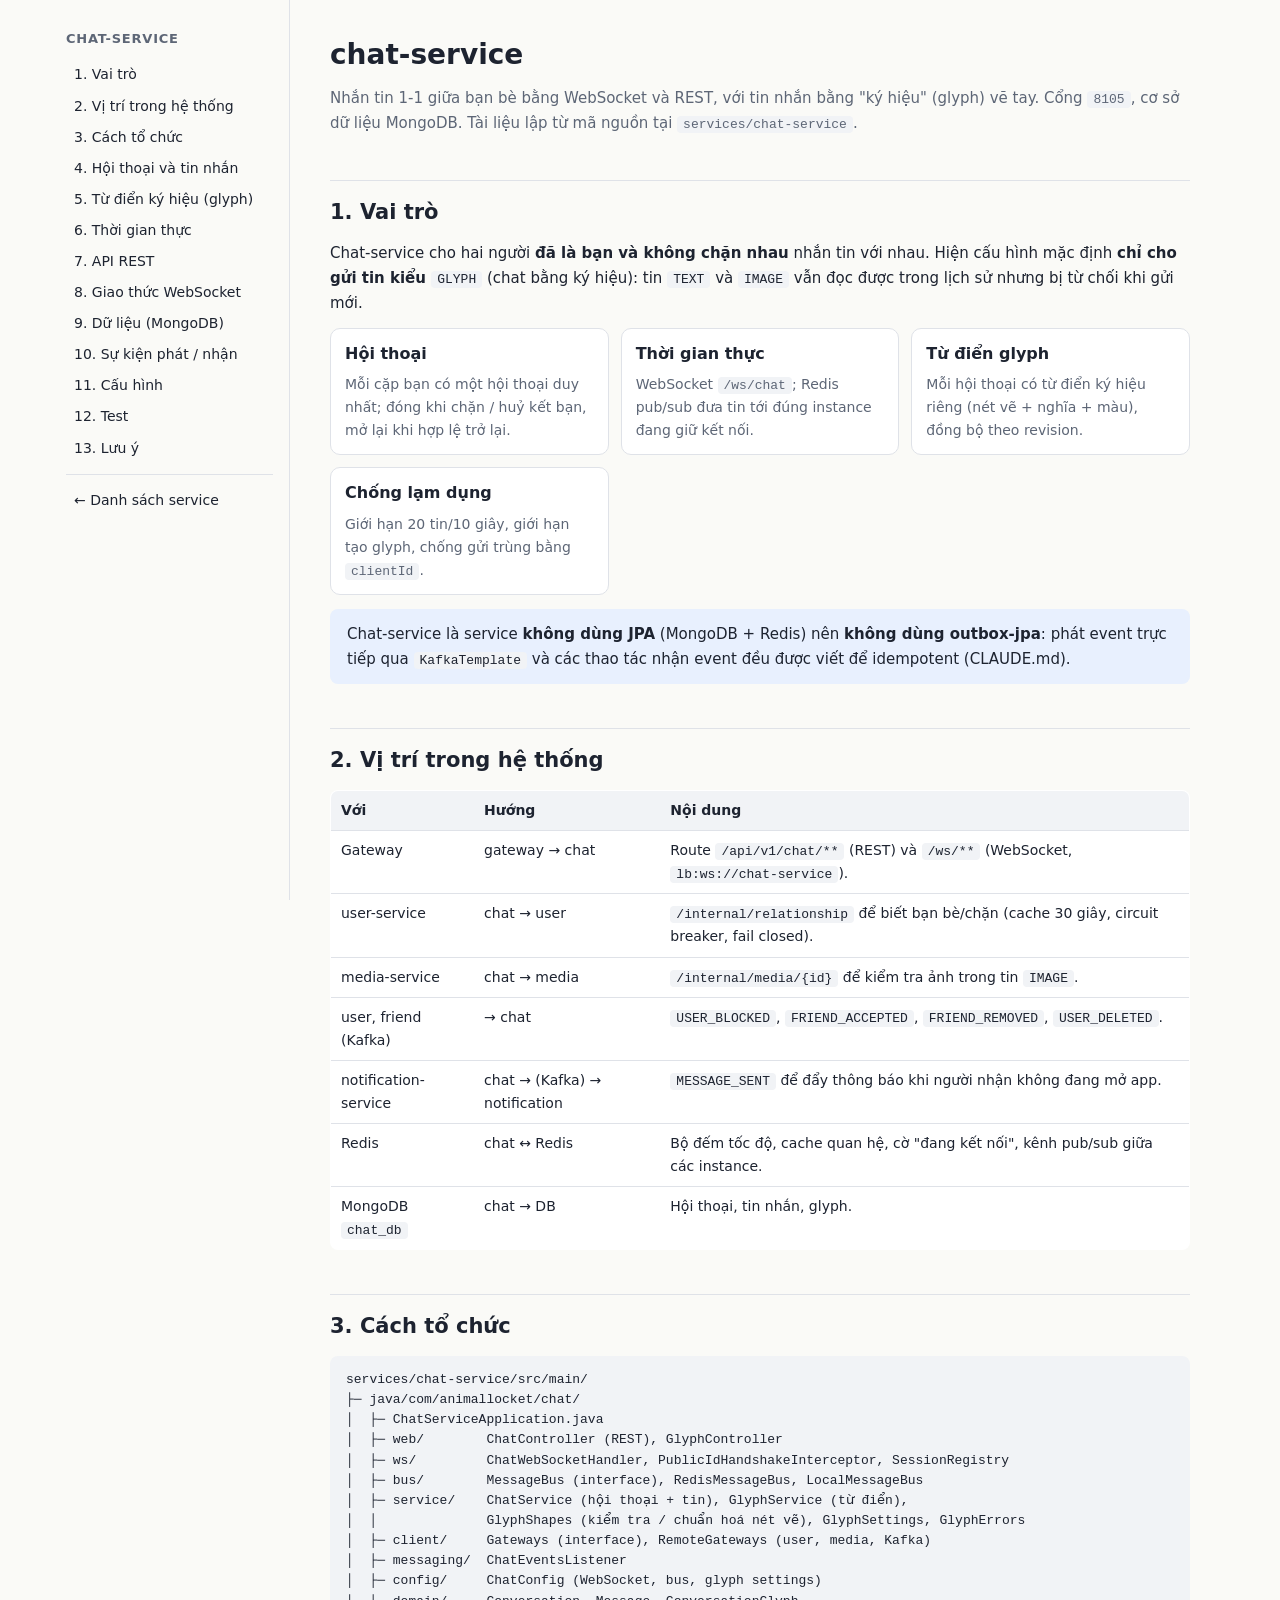
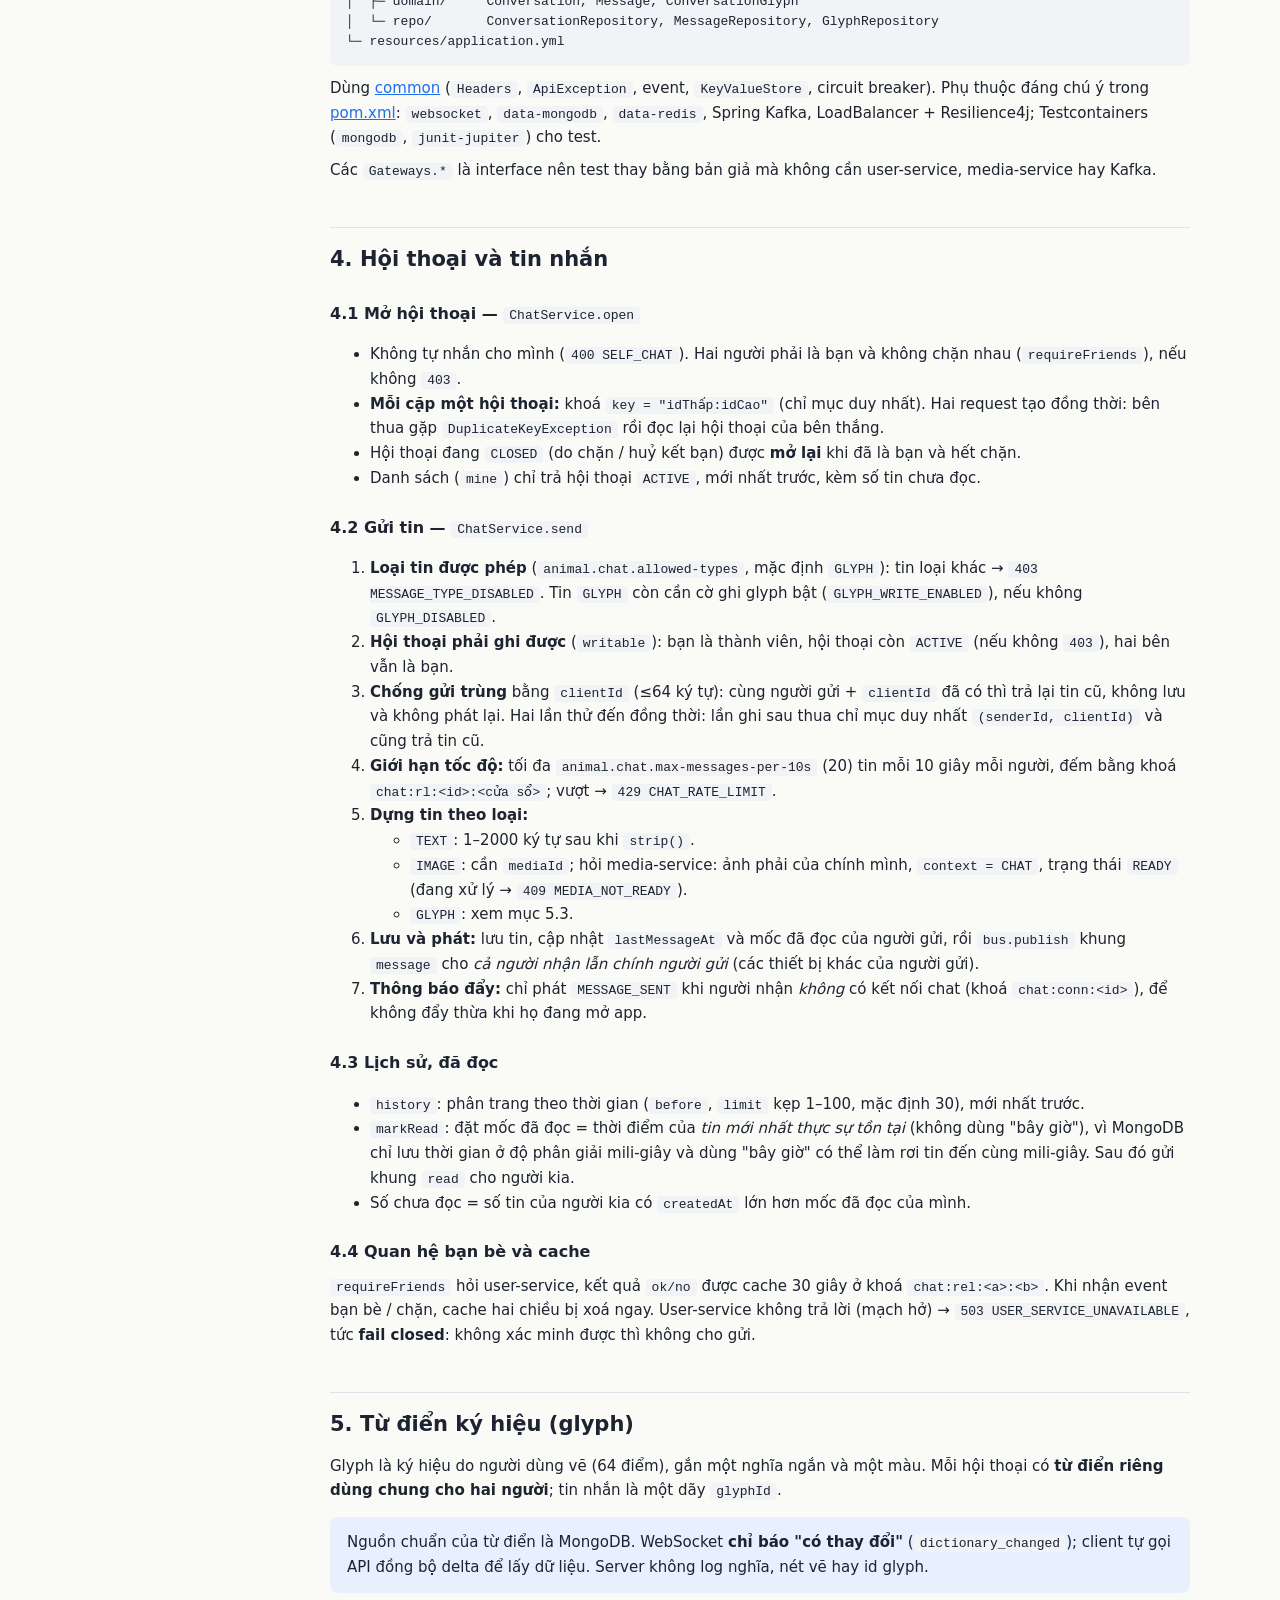
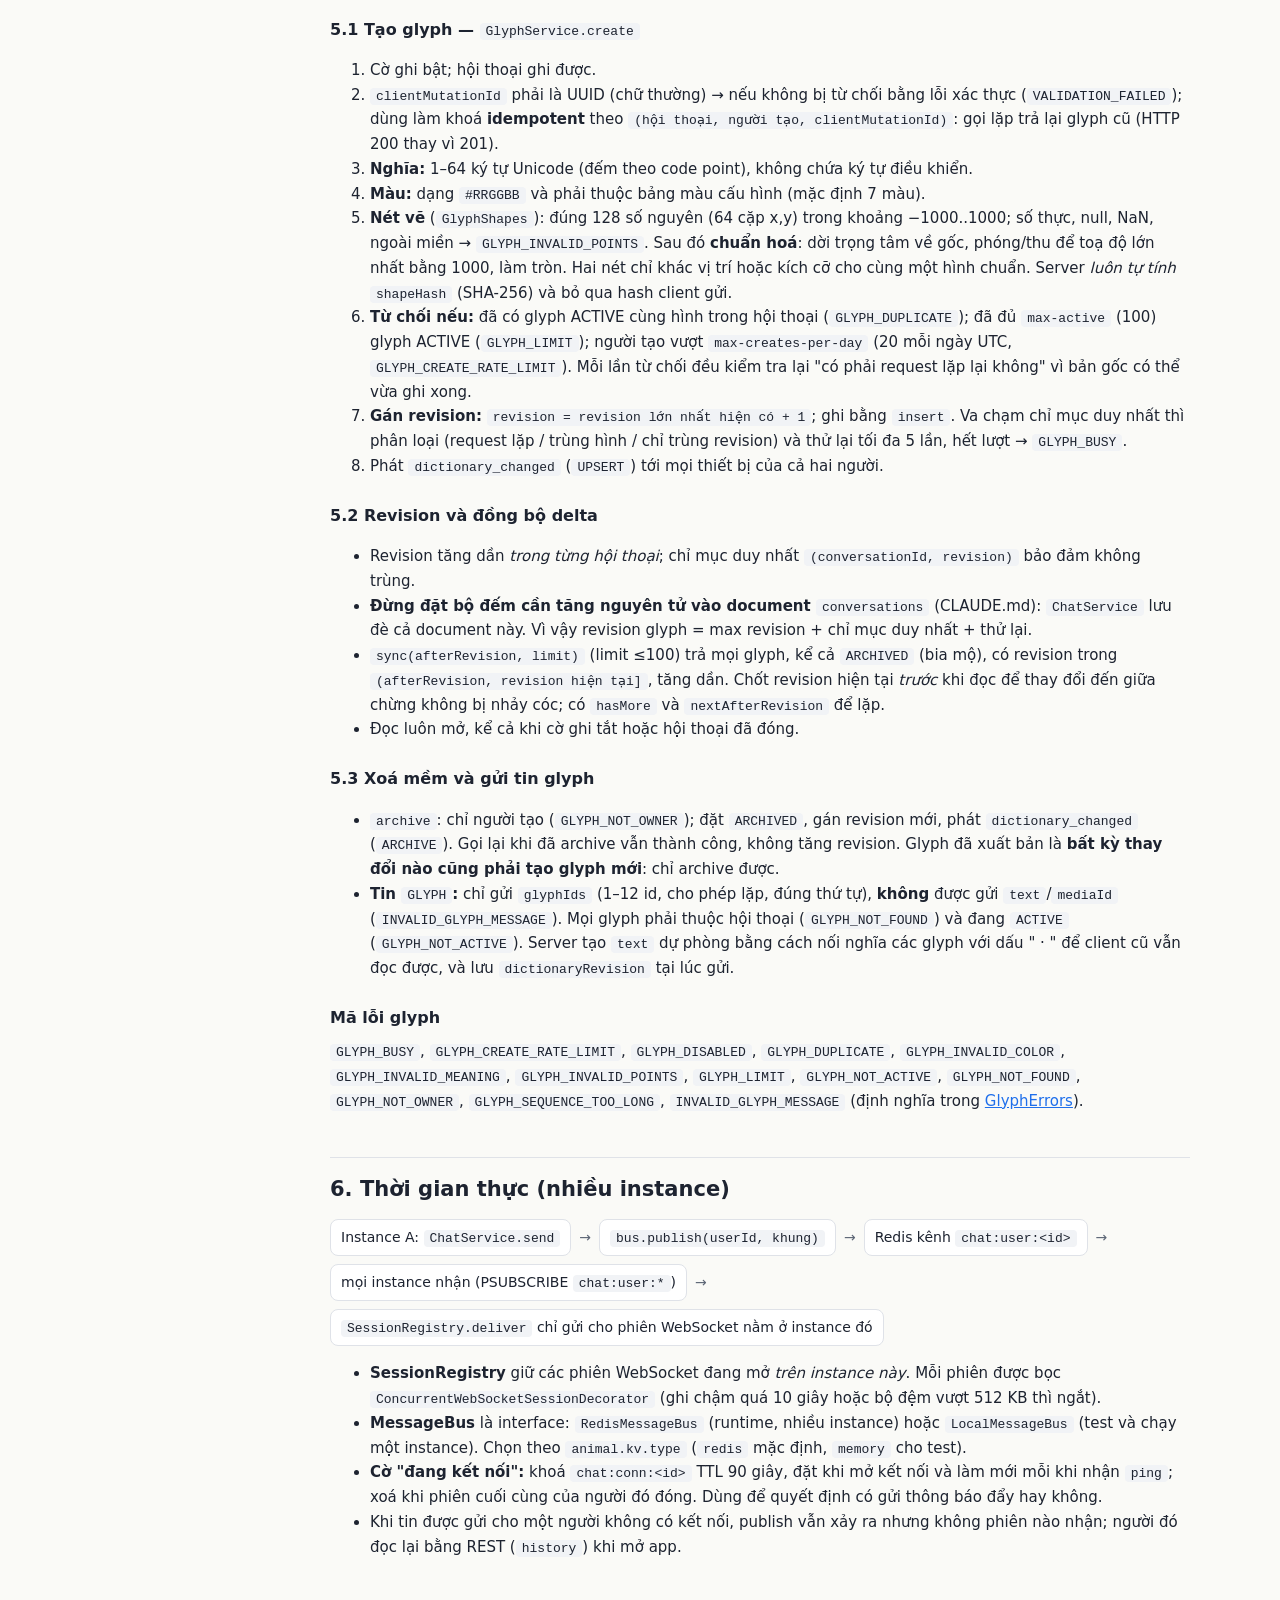
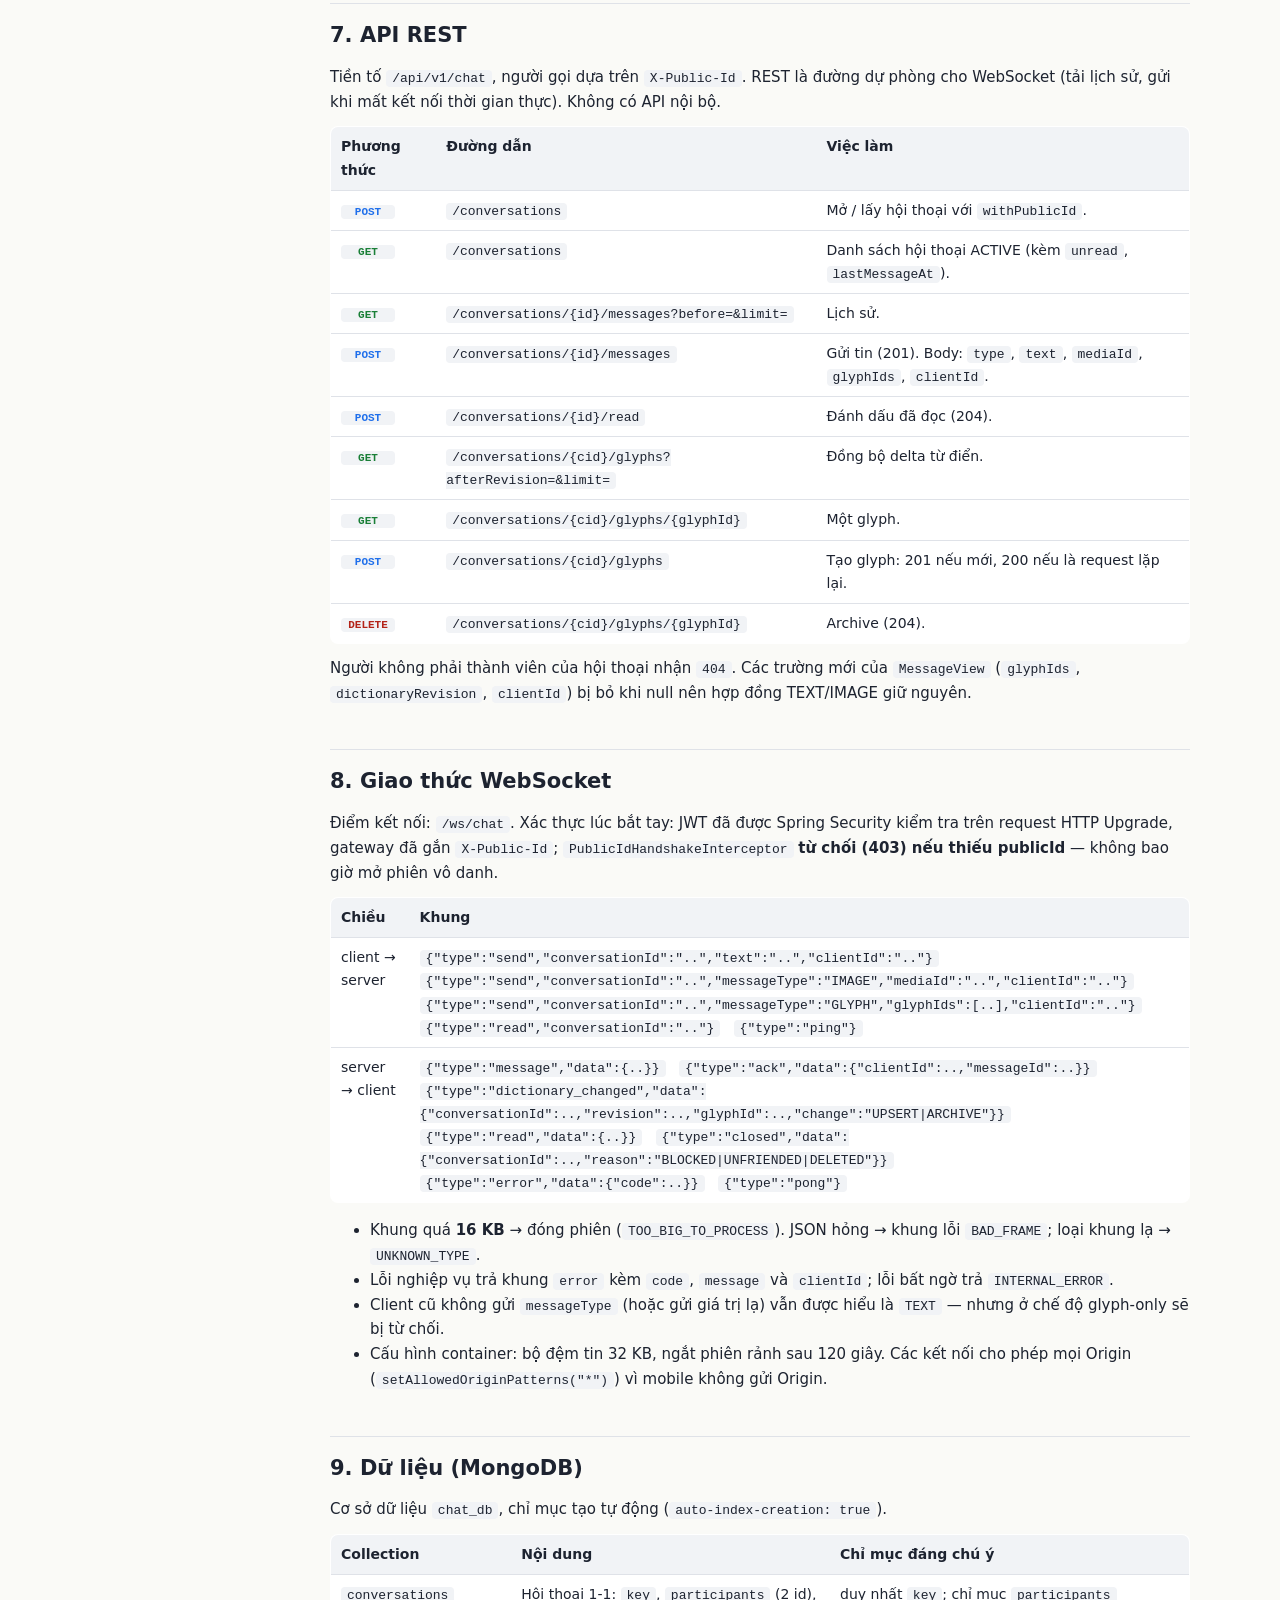
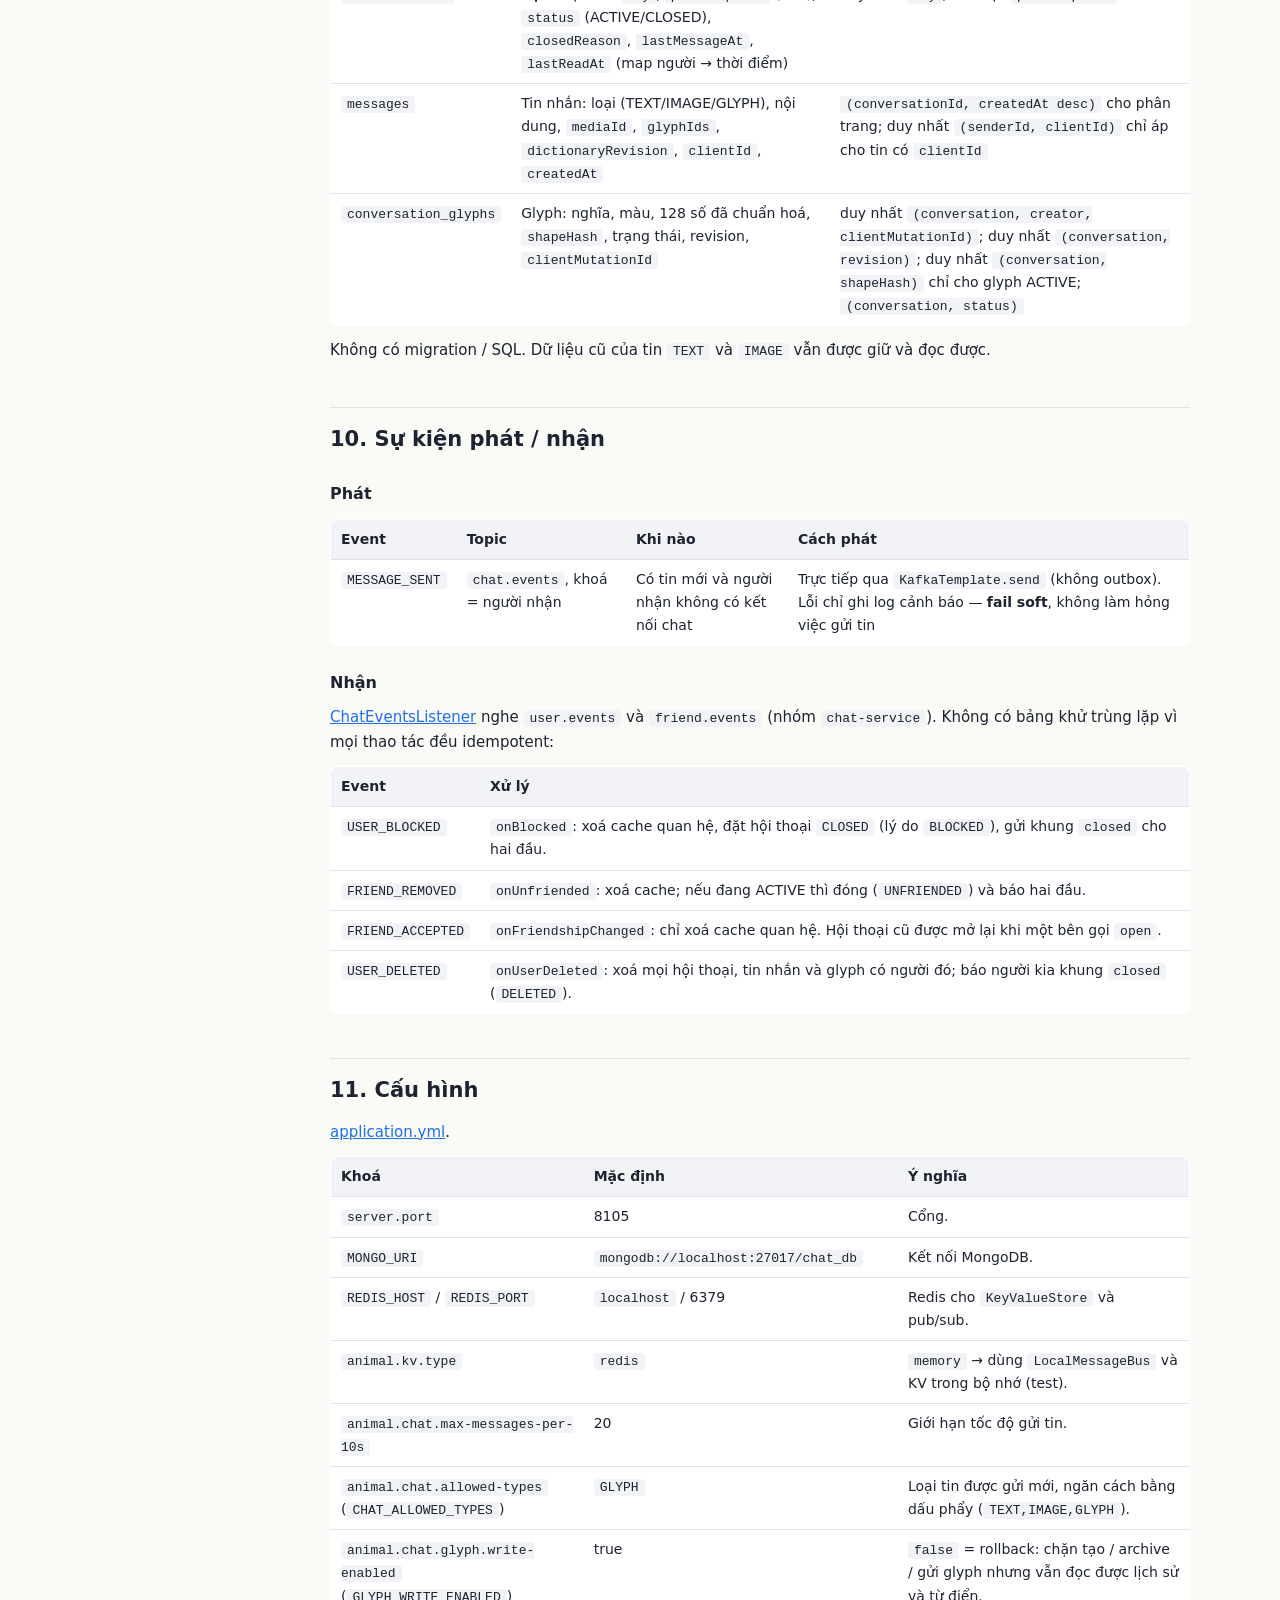
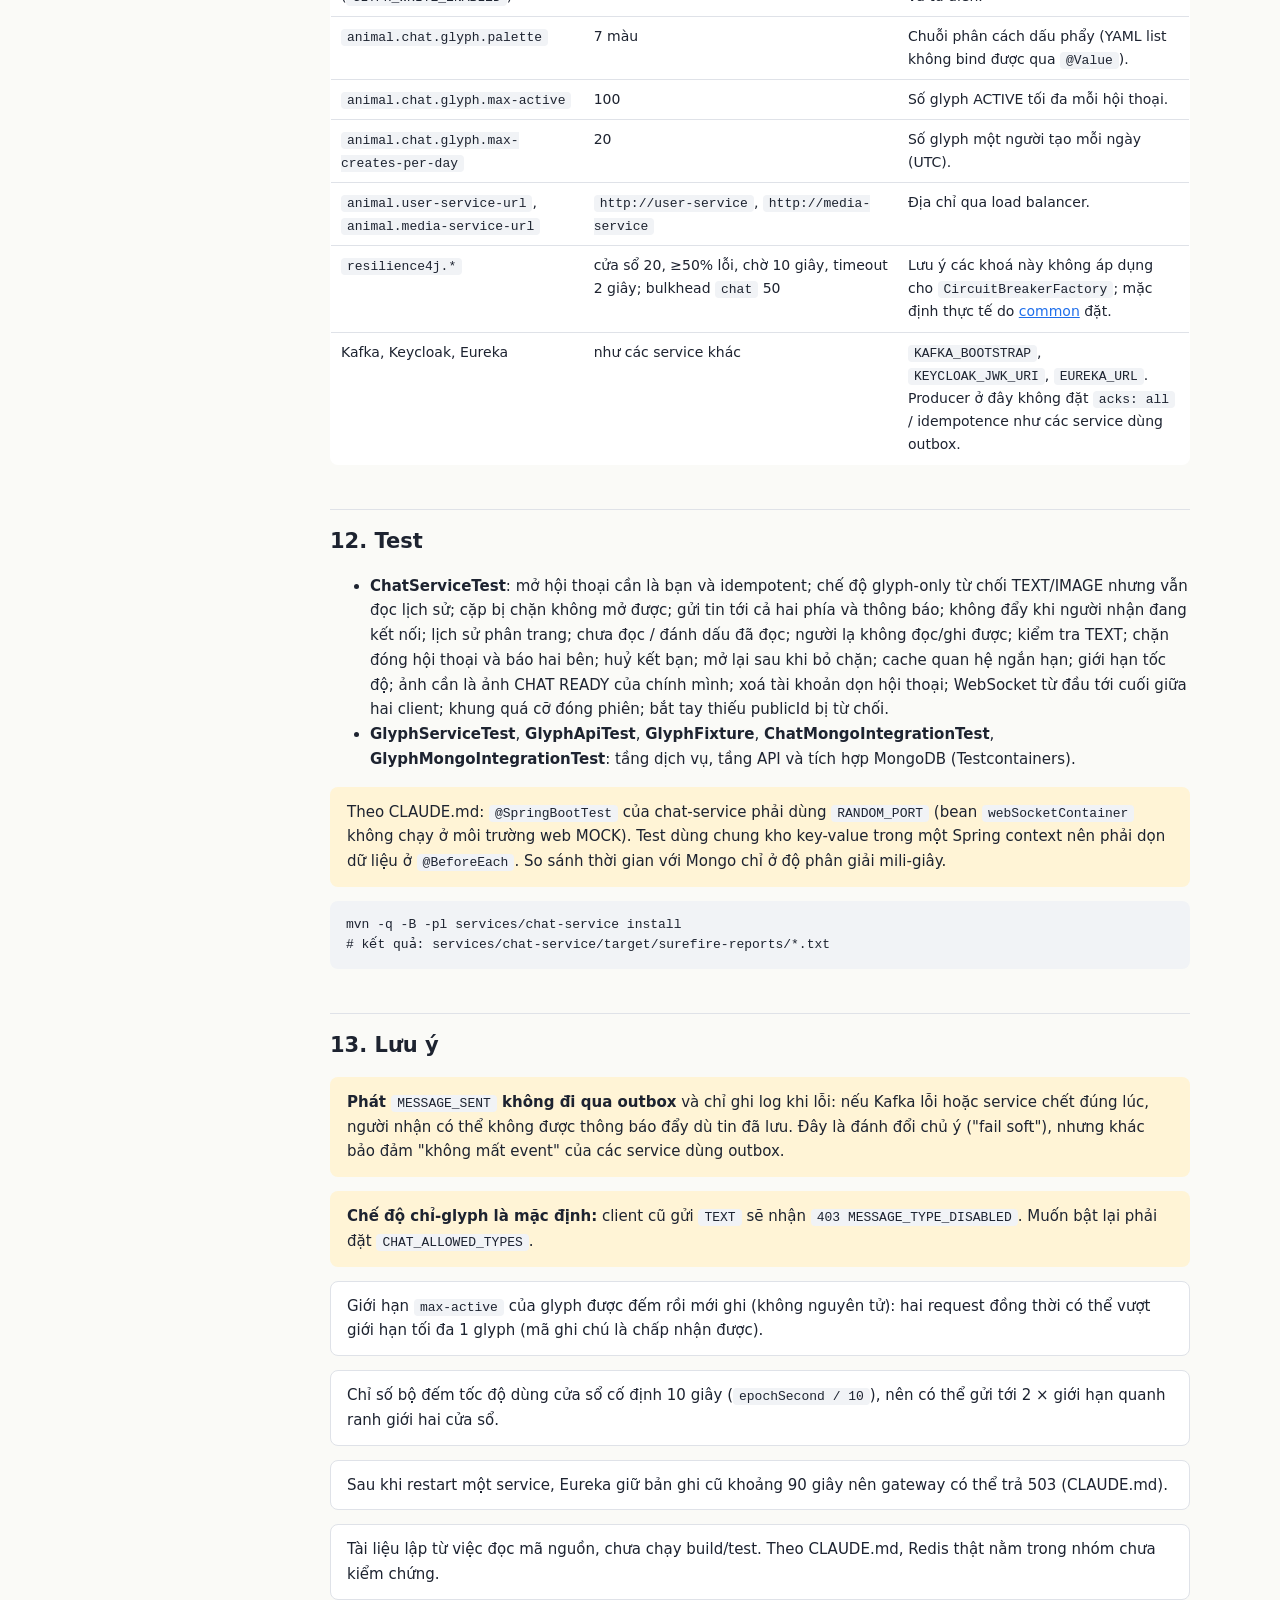
<file: services/chat-service-guide.html>
<!DOCTYPE html>
<html lang="vi">
<head>
<meta charset="utf-8">
<meta name="viewport" content="width=device-width, initial-scale=1">
<title>chat-service — Tài liệu chi tiết</title>
<link rel="stylesheet" href="guide.css">
</head>
<body>
<div class="layout">
<nav>
  <b>chat-service</b>
  <a href="#vai-tro">1. Vai trò</a>
  <a href="#vi-tri">2. Vị trí trong hệ thống</a>
  <a href="#cau-truc">3. Cách tổ chức</a>
  <a href="#hoi-thoai">4. Hội thoại và tin nhắn</a>
  <a href="#glyph">5. Từ điển ký hiệu (glyph)</a>
  <a href="#realtime">6. Thời gian thực</a>
  <a href="#api">7. API REST</a>
  <a href="#ws">8. Giao thức WebSocket</a>
  <a href="#du-lieu">9. Dữ liệu (MongoDB)</a>
  <a href="#su-kien">10. Sự kiện phát / nhận</a>
  <a href="#cau-hinh">11. Cấu hình</a>
  <a href="#test">12. Test</a>
  <a href="#luu-y">13. Lưu ý</a>
  <hr>
  <a href="index.html">← Danh sách service</a>
</nav>
<main>

<h1>chat-service</h1>
<p class="sub">Nhắn tin 1-1 giữa bạn bè bằng WebSocket và REST, với tin nhắn bằng "ký hiệu" (glyph) vẽ tay. Cổng <code>8105</code>, cơ sở dữ liệu MongoDB. Tài liệu lập từ mã nguồn tại <code>services/chat-service</code>.</p>

<!-- ============ 1 ============ -->
<h2 id="vai-tro">1. Vai trò</h2>
<p>Chat-service cho hai người <strong>đã là bạn và không chặn nhau</strong> nhắn tin với nhau. Hiện cấu hình mặc định <strong>chỉ cho gửi tin kiểu <code>GLYPH</code></strong> (chat bằng ký hiệu): tin <code>TEXT</code> và <code>IMAGE</code> vẫn đọc được trong lịch sử nhưng bị từ chối khi gửi mới.</p>
<div class="grid">
  <div class="card"><h3>Hội thoại</h3><p>Mỗi cặp bạn có một hội thoại duy nhất; đóng khi chặn / huỷ kết bạn, mở lại khi hợp lệ trở lại.</p></div>
  <div class="card"><h3>Thời gian thực</h3><p>WebSocket <code>/ws/chat</code>; Redis pub/sub đưa tin tới đúng instance đang giữ kết nối.</p></div>
  <div class="card"><h3>Từ điển glyph</h3><p>Mỗi hội thoại có từ điển ký hiệu riêng (nét vẽ + nghĩa + màu), đồng bộ theo revision.</p></div>
  <div class="card"><h3>Chống lạm dụng</h3><p>Giới hạn 20 tin/10 giây, giới hạn tạo glyph, chống gửi trùng bằng <code>clientId</code>.</p></div>
</div>
<div class="box info">Chat-service là service <strong>không dùng JPA</strong> (MongoDB + Redis) nên <strong>không dùng outbox-jpa</strong>: phát event trực tiếp qua <code>KafkaTemplate</code> và các thao tác nhận event đều được viết để idempotent (CLAUDE.md).</div>

<!-- ============ 2 ============ -->
<h2 id="vi-tri">2. Vị trí trong hệ thống</h2>
<table>
  <tr><th>Với</th><th>Hướng</th><th>Nội dung</th></tr>
  <tr><td>Gateway</td><td>gateway → chat</td><td>Route <code>/api/v1/chat/**</code> (REST) và <code>/ws/**</code> (WebSocket, <code>lb:ws://chat-service</code>).</td></tr>
  <tr><td>user-service</td><td>chat → user</td><td><code>/internal/relationship</code> để biết bạn bè/chặn (cache 30 giây, circuit breaker, fail closed).</td></tr>
  <tr><td>media-service</td><td>chat → media</td><td><code>/internal/media/{id}</code> để kiểm tra ảnh trong tin <code>IMAGE</code>.</td></tr>
  <tr><td>user, friend (Kafka)</td><td>→ chat</td><td><code>USER_BLOCKED</code>, <code>FRIEND_ACCEPTED</code>, <code>FRIEND_REMOVED</code>, <code>USER_DELETED</code>.</td></tr>
  <tr><td>notification-service</td><td>chat → (Kafka) → notification</td><td><code>MESSAGE_SENT</code> để đẩy thông báo khi người nhận không đang mở app.</td></tr>
  <tr><td>Redis</td><td>chat ↔ Redis</td><td>Bộ đếm tốc độ, cache quan hệ, cờ "đang kết nối", kênh pub/sub giữa các instance.</td></tr>
  <tr><td>MongoDB <code>chat_db</code></td><td>chat → DB</td><td>Hội thoại, tin nhắn, glyph.</td></tr>
</table>

<!-- ============ 3 ============ -->
<h2 id="cau-truc">3. Cách tổ chức</h2>
<pre><code>services/chat-service/src/main/
├─ java/com/animallocket/chat/
│  ├─ ChatServiceApplication.java
│  ├─ web/        ChatController (REST), GlyphController
│  ├─ ws/         ChatWebSocketHandler, PublicIdHandshakeInterceptor, SessionRegistry
│  ├─ bus/        MessageBus (interface), RedisMessageBus, LocalMessageBus
│  ├─ service/    ChatService (hội thoại + tin), GlyphService (từ điển),
│  │              GlyphShapes (kiểm tra / chuẩn hoá nét vẽ), GlyphSettings, GlyphErrors
│  ├─ client/     Gateways (interface), RemoteGateways (user, media, Kafka)
│  ├─ messaging/  ChatEventsListener
│  ├─ config/     ChatConfig (WebSocket, bus, glyph settings)
│  ├─ domain/     Conversation, Message, ConversationGlyph
│  └─ repo/       ConversationRepository, MessageRepository, GlyphRepository
└─ resources/application.yml</code></pre>
<p>Dùng <a href="../libs/common-guide.html">common</a> (<code>Headers</code>, <code>ApiException</code>, event, <code>KeyValueStore</code>, circuit breaker). Phụ thuộc đáng chú ý trong <a href="chat-service/pom.xml">pom.xml</a>: <code>websocket</code>, <code>data-mongodb</code>, <code>data-redis</code>, Spring Kafka, LoadBalancer + Resilience4j; Testcontainers (<code>mongodb</code>, <code>junit-jupiter</code>) cho test.</p>
<p>Các <code>Gateways.*</code> là interface nên test thay bằng bản giả mà không cần user-service, media-service hay Kafka.</p>

<!-- ============ 4 ============ -->
<h2 id="hoi-thoai">4. Hội thoại và tin nhắn</h2>
<h3>4.1 Mở hội thoại — <code>ChatService.open</code></h3>
<ul>
  <li>Không tự nhắn cho mình (<code>400 SELF_CHAT</code>). Hai người phải là bạn và không chặn nhau (<code>requireFriends</code>), nếu không <code>403</code>.</li>
  <li><strong>Mỗi cặp một hội thoại:</strong> khoá <code>key = "idThấp:idCao"</code> (chỉ mục duy nhất). Hai request tạo đồng thời: bên thua gặp <code>DuplicateKeyException</code> rồi đọc lại hội thoại của bên thắng.</li>
  <li>Hội thoại đang <code>CLOSED</code> (do chặn / huỷ kết bạn) được <strong>mở lại</strong> khi đã là bạn và hết chặn.</li>
  <li>Danh sách (<code>mine</code>) chỉ trả hội thoại <code>ACTIVE</code>, mới nhất trước, kèm số tin chưa đọc.</li>
</ul>

<h3>4.2 Gửi tin — <code>ChatService.send</code></h3>
<ol>
  <li><strong>Loại tin được phép</strong> (<code>animal.chat.allowed-types</code>, mặc định <code>GLYPH</code>): tin loại khác → <code>403 MESSAGE_TYPE_DISABLED</code>. Tin <code>GLYPH</code> còn cần cờ ghi glyph bật (<code>GLYPH_WRITE_ENABLED</code>), nếu không <code>GLYPH_DISABLED</code>.</li>
  <li><strong>Hội thoại phải ghi được</strong> (<code>writable</code>): bạn là thành viên, hội thoại còn <code>ACTIVE</code> (nếu không <code>403</code>), hai bên vẫn là bạn.</li>
  <li><strong>Chống gửi trùng</strong> bằng <code>clientId</code> (≤64 ký tự): cùng người gửi + <code>clientId</code> đã có thì trả lại tin cũ, không lưu và không phát lại. Hai lần thử đến đồng thời: lần ghi sau thua chỉ mục duy nhất <code>(senderId, clientId)</code> và cũng trả tin cũ.</li>
  <li><strong>Giới hạn tốc độ:</strong> tối đa <code>animal.chat.max-messages-per-10s</code> (20) tin mỗi 10 giây mỗi người, đếm bằng khoá <code>chat:rl:&lt;id&gt;:&lt;cửa sổ&gt;</code>; vượt → <code>429 CHAT_RATE_LIMIT</code>.</li>
  <li><strong>Dựng tin theo loại:</strong>
    <ul>
      <li><code>TEXT</code>: 1–2000 ký tự sau khi <code>strip()</code>.</li>
      <li><code>IMAGE</code>: cần <code>mediaId</code>; hỏi media-service: ảnh phải của chính mình, <code>context = CHAT</code>, trạng thái <code>READY</code> (đang xử lý → <code>409 MEDIA_NOT_READY</code>).</li>
      <li><code>GLYPH</code>: xem mục 5.3.</li>
    </ul>
  </li>
  <li><strong>Lưu và phát:</strong> lưu tin, cập nhật <code>lastMessageAt</code> và mốc đã đọc của người gửi, rồi <code>bus.publish</code> khung <code>message</code> cho <em>cả người nhận lẫn chính người gửi</em> (các thiết bị khác của người gửi).</li>
  <li><strong>Thông báo đẩy:</strong> chỉ phát <code>MESSAGE_SENT</code> khi người nhận <em>không</em> có kết nối chat (khoá <code>chat:conn:&lt;id&gt;</code>), để không đẩy thừa khi họ đang mở app.</li>
</ol>

<h3>4.3 Lịch sử, đã đọc</h3>
<ul>
  <li><code>history</code>: phân trang theo thời gian (<code>before</code>, <code>limit</code> kẹp 1–100, mặc định 30), mới nhất trước.</li>
  <li><code>markRead</code>: đặt mốc đã đọc = thời điểm của <em>tin mới nhất thực sự tồn tại</em> (không dùng "bây giờ"), vì MongoDB chỉ lưu thời gian ở độ phân giải mili-giây và dùng "bây giờ" có thể làm rơi tin đến cùng mili-giây. Sau đó gửi khung <code>read</code> cho người kia.</li>
  <li>Số chưa đọc = số tin của người kia có <code>createdAt</code> lớn hơn mốc đã đọc của mình.</li>
</ul>

<h3>4.4 Quan hệ bạn bè và cache</h3>
<p><code>requireFriends</code> hỏi user-service, kết quả <code>ok/no</code> được cache 30 giây ở khoá <code>chat:rel:&lt;a&gt;:&lt;b&gt;</code>. Khi nhận event bạn bè / chặn, cache hai chiều bị xoá ngay. User-service không trả lời (mạch hở) → <code>503 USER_SERVICE_UNAVAILABLE</code>, tức <strong>fail closed</strong>: không xác minh được thì không cho gửi.</p>

<!-- ============ 5 ============ -->
<h2 id="glyph">5. Từ điển ký hiệu (glyph)</h2>
<p>Glyph là ký hiệu do người dùng vẽ (64 điểm), gắn một nghĩa ngắn và một màu. Mỗi hội thoại có <strong>từ điển riêng dùng chung cho hai người</strong>; tin nhắn là một dãy <code>glyphId</code>.</p>
<div class="box info">Nguồn chuẩn của từ điển là MongoDB. WebSocket <strong>chỉ báo "có thay đổi"</strong> (<code>dictionary_changed</code>); client tự gọi API đồng bộ delta để lấy dữ liệu. Server không log nghĩa, nét vẽ hay id glyph.</div>

<h3>5.1 Tạo glyph — <code>GlyphService.create</code></h3>
<ol>
  <li>Cờ ghi bật; hội thoại ghi được.</li>
  <li><code>clientMutationId</code> phải là UUID (chữ thường) → nếu không bị từ chối bằng lỗi xác thực (<code>VALIDATION_FAILED</code>); dùng làm khoá <strong>idempotent</strong> theo <code>(hội thoại, người tạo, clientMutationId)</code>: gọi lặp trả lại glyph cũ (HTTP 200 thay vì 201).</li>
  <li><strong>Nghĩa:</strong> 1–64 ký tự Unicode (đếm theo code point), không chứa ký tự điều khiển.</li>
  <li><strong>Màu:</strong> dạng <code>#RRGGBB</code> và phải thuộc bảng màu cấu hình (mặc định 7 màu).</li>
  <li><strong>Nét vẽ</strong> (<code>GlyphShapes</code>): đúng 128 số nguyên (64 cặp x,y) trong khoảng −1000..1000; số thực, null, NaN, ngoài miền → <code>GLYPH_INVALID_POINTS</code>. Sau đó <strong>chuẩn hoá</strong>: dời trọng tâm về gốc, phóng/thu để toạ độ lớn nhất bằng 1000, làm tròn. Hai nét chỉ khác vị trí hoặc kích cỡ cho cùng một hình chuẩn. Server <em>luôn tự tính</em> <code>shapeHash</code> (SHA-256) và bỏ qua hash client gửi.</li>
  <li><strong>Từ chối nếu:</strong> đã có glyph ACTIVE cùng hình trong hội thoại (<code>GLYPH_DUPLICATE</code>); đã đủ <code>max-active</code> (100) glyph ACTIVE (<code>GLYPH_LIMIT</code>); người tạo vượt <code>max-creates-per-day</code> (20 mỗi ngày UTC, <code>GLYPH_CREATE_RATE_LIMIT</code>). Mỗi lần từ chối đều kiểm tra lại "có phải request lặp lại không" vì bản gốc có thể vừa ghi xong.</li>
  <li><strong>Gán revision:</strong> <code>revision = revision lớn nhất hiện có + 1</code>; ghi bằng <code>insert</code>. Va chạm chỉ mục duy nhất thì phân loại (request lặp / trùng hình / chỉ trùng revision) và thử lại tối đa 5 lần, hết lượt → <code>GLYPH_BUSY</code>.</li>
  <li>Phát <code>dictionary_changed</code> (<code>UPSERT</code>) tới mọi thiết bị của cả hai người.</li>
</ol>

<h3>5.2 Revision và đồng bộ delta</h3>
<ul>
  <li>Revision tăng dần <em>trong từng hội thoại</em>; chỉ mục duy nhất <code>(conversationId, revision)</code> bảo đảm không trùng.</li>
  <li><strong>Đừng đặt bộ đếm cần tăng nguyên tử vào document <code>conversations</code></strong> (CLAUDE.md): <code>ChatService</code> lưu đè cả document này. Vì vậy revision glyph = max revision + chỉ mục duy nhất + thử lại.</li>
  <li><code>sync(afterRevision, limit)</code> (limit ≤100) trả mọi glyph, kể cả <code>ARCHIVED</code> (bia mộ), có revision trong <code>(afterRevision, revision hiện tại]</code>, tăng dần. Chốt revision hiện tại <em>trước</em> khi đọc để thay đổi đến giữa chừng không bị nhảy cóc; có <code>hasMore</code> và <code>nextAfterRevision</code> để lặp.</li>
  <li>Đọc luôn mở, kể cả khi cờ ghi tắt hoặc hội thoại đã đóng.</li>
</ul>

<h3>5.3 Xoá mềm và gửi tin glyph</h3>
<ul>
  <li><code>archive</code>: chỉ người tạo (<code>GLYPH_NOT_OWNER</code>); đặt <code>ARCHIVED</code>, gán revision mới, phát <code>dictionary_changed</code> (<code>ARCHIVE</code>). Gọi lại khi đã archive vẫn thành công, không tăng revision. Glyph đã xuất bản là <strong>bất kỳ thay đổi nào cũng phải tạo glyph mới</strong>: chỉ archive được.</li>
  <li><strong>Tin <code>GLYPH</code>:</strong> chỉ gửi <code>glyphIds</code> (1–12 id, cho phép lặp, đúng thứ tự), <strong>không</strong> được gửi <code>text</code>/<code>mediaId</code> (<code>INVALID_GLYPH_MESSAGE</code>). Mọi glyph phải thuộc hội thoại (<code>GLYPH_NOT_FOUND</code>) và đang <code>ACTIVE</code> (<code>GLYPH_NOT_ACTIVE</code>). Server tạo <code>text</code> dự phòng bằng cách nối nghĩa các glyph với dấu " · " để client cũ vẫn đọc được, và lưu <code>dictionaryRevision</code> tại lúc gửi.</li>
</ul>
<h3>Mã lỗi glyph</h3>
<p><code>GLYPH_BUSY</code>, <code>GLYPH_CREATE_RATE_LIMIT</code>, <code>GLYPH_DISABLED</code>, <code>GLYPH_DUPLICATE</code>, <code>GLYPH_INVALID_COLOR</code>, <code>GLYPH_INVALID_MEANING</code>, <code>GLYPH_INVALID_POINTS</code>, <code>GLYPH_LIMIT</code>, <code>GLYPH_NOT_ACTIVE</code>, <code>GLYPH_NOT_FOUND</code>, <code>GLYPH_NOT_OWNER</code>, <code>GLYPH_SEQUENCE_TOO_LONG</code>, <code>INVALID_GLYPH_MESSAGE</code> (định nghĩa trong <a href="chat-service/src/main/java/com/animallocket/chat/service/GlyphErrors.java">GlyphErrors</a>).</p>

<!-- ============ 6 ============ -->
<h2 id="realtime">6. Thời gian thực (nhiều instance)</h2>
<div class="flow">
  <span class="n">Instance A: <code>ChatService.send</code></span><span class="ar">→</span>
  <span class="n"><code>bus.publish(userId, khung)</code></span><span class="ar">→</span>
  <span class="n">Redis kênh <code>chat:user:&lt;id&gt;</code></span><span class="ar">→</span>
  <span class="n">mọi instance nhận (PSUBSCRIBE <code>chat:user:*</code>)</span><span class="ar">→</span>
  <span class="n"><code>SessionRegistry.deliver</code> chỉ gửi cho phiên WebSocket nằm ở instance đó</span>
</div>
<ul>
  <li><strong>SessionRegistry</strong> giữ các phiên WebSocket đang mở <em>trên instance này</em>. Mỗi phiên được bọc <code>ConcurrentWebSocketSessionDecorator</code> (ghi chậm quá 10 giây hoặc bộ đệm vượt 512 KB thì ngắt).</li>
  <li><strong>MessageBus</strong> là interface: <code>RedisMessageBus</code> (runtime, nhiều instance) hoặc <code>LocalMessageBus</code> (test và chạy một instance). Chọn theo <code>animal.kv.type</code> (<code>redis</code> mặc định, <code>memory</code> cho test).</li>
  <li><strong>Cờ "đang kết nối":</strong> khoá <code>chat:conn:&lt;id&gt;</code> TTL 90 giây, đặt khi mở kết nối và làm mới mỗi khi nhận <code>ping</code>; xoá khi phiên cuối cùng của người đó đóng. Dùng để quyết định có gửi thông báo đẩy hay không.</li>
  <li>Khi tin được gửi cho một người không có kết nối, publish vẫn xảy ra nhưng không phiên nào nhận; người đó đọc lại bằng REST (<code>history</code>) khi mở app.</li>
</ul>

<!-- ============ 7 ============ -->
<h2 id="api">7. API REST</h2>
<p>Tiền tố <code>/api/v1/chat</code>, người gọi dựa trên <code>X-Public-Id</code>. REST là đường dự phòng cho WebSocket (tải lịch sử, gửi khi mất kết nối thời gian thực). Không có API nội bộ.</p>
<table>
  <tr><th>Phương thức</th><th>Đường dẫn</th><th>Việc làm</th></tr>
  <tr><td><span class="m post">POST</span></td><td><code>/conversations</code></td><td>Mở / lấy hội thoại với <code>withPublicId</code>.</td></tr>
  <tr><td><span class="m get">GET</span></td><td><code>/conversations</code></td><td>Danh sách hội thoại ACTIVE (kèm <code>unread</code>, <code>lastMessageAt</code>).</td></tr>
  <tr><td><span class="m get">GET</span></td><td><code>/conversations/{id}/messages?before=&amp;limit=</code></td><td>Lịch sử.</td></tr>
  <tr><td><span class="m post">POST</span></td><td><code>/conversations/{id}/messages</code></td><td>Gửi tin (201). Body: <code>type</code>, <code>text</code>, <code>mediaId</code>, <code>glyphIds</code>, <code>clientId</code>.</td></tr>
  <tr><td><span class="m post">POST</span></td><td><code>/conversations/{id}/read</code></td><td>Đánh dấu đã đọc (204).</td></tr>
  <tr><td><span class="m get">GET</span></td><td><code>/conversations/{cid}/glyphs?afterRevision=&amp;limit=</code></td><td>Đồng bộ delta từ điển.</td></tr>
  <tr><td><span class="m get">GET</span></td><td><code>/conversations/{cid}/glyphs/{glyphId}</code></td><td>Một glyph.</td></tr>
  <tr><td><span class="m post">POST</span></td><td><code>/conversations/{cid}/glyphs</code></td><td>Tạo glyph: 201 nếu mới, 200 nếu là request lặp lại.</td></tr>
  <tr><td><span class="m del">DELETE</span></td><td><code>/conversations/{cid}/glyphs/{glyphId}</code></td><td>Archive (204).</td></tr>
</table>
<p>Người không phải thành viên của hội thoại nhận <code>404</code>. Các trường mới của <code>MessageView</code> (<code>glyphIds</code>, <code>dictionaryRevision</code>, <code>clientId</code>) bị bỏ khi null nên hợp đồng TEXT/IMAGE giữ nguyên.</p>

<!-- ============ 8 ============ -->
<h2 id="ws">8. Giao thức WebSocket</h2>
<p>Điểm kết nối: <code>/ws/chat</code>. Xác thực lúc bắt tay: JWT đã được Spring Security kiểm tra trên request HTTP Upgrade, gateway đã gắn <code>X-Public-Id</code>; <code>PublicIdHandshakeInterceptor</code> <strong>từ chối (403) nếu thiếu publicId</strong> — không bao giờ mở phiên vô danh.</p>
<table>
  <tr><th>Chiều</th><th>Khung</th></tr>
  <tr><td>client → server</td><td><code>{"type":"send","conversationId":"..","text":"..","clientId":".."}</code><br><code>{"type":"send","conversationId":"..","messageType":"IMAGE","mediaId":"..","clientId":".."}</code><br><code>{"type":"send","conversationId":"..","messageType":"GLYPH","glyphIds":[..],"clientId":".."}</code><br><code>{"type":"read","conversationId":".."}</code> &nbsp; <code>{"type":"ping"}</code></td></tr>
  <tr><td>server → client</td><td><code>{"type":"message","data":{..}}</code> &nbsp; <code>{"type":"ack","data":{"clientId":..,"messageId":..}}</code><br><code>{"type":"dictionary_changed","data":{"conversationId":..,"revision":..,"glyphId":..,"change":"UPSERT|ARCHIVE"}}</code><br><code>{"type":"read","data":{..}}</code> &nbsp; <code>{"type":"closed","data":{"conversationId":..,"reason":"BLOCKED|UNFRIENDED|DELETED"}}</code><br><code>{"type":"error","data":{"code":..}}</code> &nbsp; <code>{"type":"pong"}</code></td></tr>
</table>
<ul>
  <li>Khung quá <strong>16 KB</strong> → đóng phiên (<code>TOO_BIG_TO_PROCESS</code>). JSON hỏng → khung lỗi <code>BAD_FRAME</code>; loại khung lạ → <code>UNKNOWN_TYPE</code>.</li>
  <li>Lỗi nghiệp vụ trả khung <code>error</code> kèm <code>code</code>, <code>message</code> và <code>clientId</code>; lỗi bất ngờ trả <code>INTERNAL_ERROR</code>.</li>
  <li>Client cũ không gửi <code>messageType</code> (hoặc gửi giá trị lạ) vẫn được hiểu là <code>TEXT</code> — nhưng ở chế độ glyph-only sẽ bị từ chối.</li>
  <li>Cấu hình container: bộ đệm tin 32 KB, ngắt phiên rảnh sau 120 giây. Các kết nối cho phép mọi Origin (<code>setAllowedOriginPatterns("*")</code>) vì mobile không gửi Origin.</li>
</ul>

<!-- ============ 9 ============ -->
<h2 id="du-lieu">9. Dữ liệu (MongoDB)</h2>
<p>Cơ sở dữ liệu <code>chat_db</code>, chỉ mục tạo tự động (<code>auto-index-creation: true</code>).</p>
<table>
  <tr><th>Collection</th><th>Nội dung</th><th>Chỉ mục đáng chú ý</th></tr>
  <tr><td><code>conversations</code></td><td>Hội thoại 1-1: <code>key</code>, <code>participants</code> (2 id), <code>status</code> (ACTIVE/CLOSED), <code>closedReason</code>, <code>lastMessageAt</code>, <code>lastReadAt</code> (map người → thời điểm)</td><td>duy nhất <code>key</code>; chỉ mục <code>participants</code></td></tr>
  <tr><td><code>messages</code></td><td>Tin nhắn: loại (TEXT/IMAGE/GLYPH), nội dung, <code>mediaId</code>, <code>glyphIds</code>, <code>dictionaryRevision</code>, <code>clientId</code>, <code>createdAt</code></td><td><code>(conversationId, createdAt desc)</code> cho phân trang; duy nhất <code>(senderId, clientId)</code> chỉ áp cho tin có <code>clientId</code></td></tr>
  <tr><td><code>conversation_glyphs</code></td><td>Glyph: nghĩa, màu, 128 số đã chuẩn hoá, <code>shapeHash</code>, trạng thái, revision, <code>clientMutationId</code></td><td>duy nhất <code>(conversation, creator, clientMutationId)</code>; duy nhất <code>(conversation, revision)</code>; duy nhất <code>(conversation, shapeHash)</code> chỉ cho glyph ACTIVE; <code>(conversation, status)</code></td></tr>
</table>
<p>Không có migration / SQL. Dữ liệu cũ của tin <code>TEXT</code> và <code>IMAGE</code> vẫn được giữ và đọc được.</p>

<!-- ============ 10 ============ -->
<h2 id="su-kien">10. Sự kiện phát / nhận</h2>
<h3>Phát</h3>
<table>
  <tr><th>Event</th><th>Topic</th><th>Khi nào</th><th>Cách phát</th></tr>
  <tr><td><code>MESSAGE_SENT</code></td><td><code>chat.events</code>, khoá = người nhận</td><td>Có tin mới và người nhận không có kết nối chat</td><td>Trực tiếp qua <code>KafkaTemplate.send</code> (không outbox). Lỗi chỉ ghi log cảnh báo — <strong>fail soft</strong>, không làm hỏng việc gửi tin</td></tr>
</table>
<h3>Nhận</h3>
<p><a href="chat-service/src/main/java/com/animallocket/chat/messaging/ChatEventsListener.java">ChatEventsListener</a> nghe <code>user.events</code> và <code>friend.events</code> (nhóm <code>chat-service</code>). Không có bảng khử trùng lặp vì mọi thao tác đều idempotent:</p>
<table>
  <tr><th>Event</th><th>Xử lý</th></tr>
  <tr><td><code>USER_BLOCKED</code></td><td><code>onBlocked</code>: xoá cache quan hệ, đặt hội thoại <code>CLOSED</code> (lý do <code>BLOCKED</code>), gửi khung <code>closed</code> cho hai đầu.</td></tr>
  <tr><td><code>FRIEND_REMOVED</code></td><td><code>onUnfriended</code>: xoá cache; nếu đang ACTIVE thì đóng (<code>UNFRIENDED</code>) và báo hai đầu.</td></tr>
  <tr><td><code>FRIEND_ACCEPTED</code></td><td><code>onFriendshipChanged</code>: chỉ xoá cache quan hệ. Hội thoại cũ được mở lại khi một bên gọi <code>open</code>.</td></tr>
  <tr><td><code>USER_DELETED</code></td><td><code>onUserDeleted</code>: xoá mọi hội thoại, tin nhắn và glyph có người đó; báo người kia khung <code>closed</code> (<code>DELETED</code>).</td></tr>
</table>

<!-- ============ 11 ============ -->
<h2 id="cau-hinh">11. Cấu hình</h2>
<p><a href="chat-service/src/main/resources/application.yml">application.yml</a>.</p>
<table>
  <tr><th>Khoá</th><th>Mặc định</th><th>Ý nghĩa</th></tr>
  <tr><td><code>server.port</code></td><td>8105</td><td>Cổng.</td></tr>
  <tr><td><code>MONGO_URI</code></td><td><code>mongodb://localhost:27017/chat_db</code></td><td>Kết nối MongoDB.</td></tr>
  <tr><td><code>REDIS_HOST</code> / <code>REDIS_PORT</code></td><td><code>localhost</code> / 6379</td><td>Redis cho <code>KeyValueStore</code> và pub/sub.</td></tr>
  <tr><td><code>animal.kv.type</code></td><td><code>redis</code></td><td><code>memory</code> → dùng <code>LocalMessageBus</code> và KV trong bộ nhớ (test).</td></tr>
  <tr><td><code>animal.chat.max-messages-per-10s</code></td><td>20</td><td>Giới hạn tốc độ gửi tin.</td></tr>
  <tr><td><code>animal.chat.allowed-types</code> (<code>CHAT_ALLOWED_TYPES</code>)</td><td><code>GLYPH</code></td><td>Loại tin được gửi mới, ngăn cách bằng dấu phẩy (<code>TEXT,IMAGE,GLYPH</code>).</td></tr>
  <tr><td><code>animal.chat.glyph.write-enabled</code> (<code>GLYPH_WRITE_ENABLED</code>)</td><td>true</td><td><code>false</code> = rollback: chặn tạo / archive / gửi glyph nhưng vẫn đọc được lịch sử và từ điển.</td></tr>
  <tr><td><code>animal.chat.glyph.palette</code></td><td>7 màu</td><td>Chuỗi phân cách dấu phẩy (YAML list không bind được qua <code>@Value</code>).</td></tr>
  <tr><td><code>animal.chat.glyph.max-active</code></td><td>100</td><td>Số glyph ACTIVE tối đa mỗi hội thoại.</td></tr>
  <tr><td><code>animal.chat.glyph.max-creates-per-day</code></td><td>20</td><td>Số glyph một người tạo mỗi ngày (UTC).</td></tr>
  <tr><td><code>animal.user-service-url</code>, <code>animal.media-service-url</code></td><td><code>http://user-service</code>, <code>http://media-service</code></td><td>Địa chỉ qua load balancer.</td></tr>
  <tr><td><code>resilience4j.*</code></td><td>cửa sổ 20, ≥50% lỗi, chờ 10 giây, timeout 2 giây; bulkhead <code>chat</code> 50</td><td>Lưu ý các khoá này không áp dụng cho <code>CircuitBreakerFactory</code>; mặc định thực tế do <a href="../libs/common-guide.html">common</a> đặt.</td></tr>
  <tr><td>Kafka, Keycloak, Eureka</td><td>như các service khác</td><td><code>KAFKA_BOOTSTRAP</code>, <code>KEYCLOAK_JWK_URI</code>, <code>EUREKA_URL</code>. Producer ở đây không đặt <code>acks: all</code> / idempotence như các service dùng outbox.</td></tr>
</table>

<!-- ============ 12 ============ -->
<h2 id="test">12. Test</h2>
<ul>
  <li><strong>ChatServiceTest</strong>: mở hội thoại cần là bạn và idempotent; chế độ glyph-only từ chối TEXT/IMAGE nhưng vẫn đọc lịch sử; cặp bị chặn không mở được; gửi tin tới cả hai phía và thông báo; không đẩy khi người nhận đang kết nối; lịch sử phân trang; chưa đọc / đánh dấu đã đọc; người lạ không đọc/ghi được; kiểm tra TEXT; chặn đóng hội thoại và báo hai bên; huỷ kết bạn; mở lại sau khi bỏ chặn; cache quan hệ ngắn hạn; giới hạn tốc độ; ảnh cần là ảnh CHAT READY của chính mình; xoá tài khoản dọn hội thoại; WebSocket từ đầu tới cuối giữa hai client; khung quá cỡ đóng phiên; bắt tay thiếu publicId bị từ chối.</li>
  <li><strong>GlyphServiceTest</strong>, <strong>GlyphApiTest</strong>, <strong>GlyphFixture</strong>, <strong>ChatMongoIntegrationTest</strong>, <strong>GlyphMongoIntegrationTest</strong>: tầng dịch vụ, tầng API và tích hợp MongoDB (Testcontainers).</li>
</ul>
<div class="box warn">Theo CLAUDE.md: <code>@SpringBootTest</code> của chat-service phải dùng <code>RANDOM_PORT</code> (bean <code>webSocketContainer</code> không chạy ở môi trường web MOCK). Test dùng chung kho key-value trong một Spring context nên phải dọn dữ liệu ở <code>@BeforeEach</code>. So sánh thời gian với Mongo chỉ ở độ phân giải mili-giây.</div>
<pre><code>mvn -q -B -pl services/chat-service install
# kết quả: services/chat-service/target/surefire-reports/*.txt</code></pre>

<!-- ============ 13 ============ -->
<h2 id="luu-y">13. Lưu ý</h2>
<div class="box warn"><strong>Phát <code>MESSAGE_SENT</code> không đi qua outbox</strong> và chỉ ghi log khi lỗi: nếu Kafka lỗi hoặc service chết đúng lúc, người nhận có thể không được thông báo đẩy dù tin đã lưu. Đây là đánh đổi chủ ý ("fail soft"), nhưng khác bảo đảm "không mất event" của các service dùng outbox.</div>
<div class="box warn"><strong>Chế độ chỉ-glyph là mặc định:</strong> client cũ gửi <code>TEXT</code> sẽ nhận <code>403 MESSAGE_TYPE_DISABLED</code>. Muốn bật lại phải đặt <code>CHAT_ALLOWED_TYPES</code>.</div>
<div class="box">Giới hạn <code>max-active</code> của glyph được đếm rồi mới ghi (không nguyên tử): hai request đồng thời có thể vượt giới hạn tối đa 1 glyph (mã ghi chú là chấp nhận được).</div>
<div class="box">Chỉ số bộ đếm tốc độ dùng cửa sổ cố định 10 giây (<code>epochSecond / 10</code>), nên có thể gửi tới 2 × giới hạn quanh ranh giới hai cửa sổ.</div>
<div class="box">Sau khi restart một service, Eureka giữ bản ghi cũ khoảng 90 giây nên gateway có thể trả 503 (CLAUDE.md).</div>
<div class="box">Tài liệu lập từ việc đọc mã nguồn, chưa chạy build/test. Theo CLAUDE.md, Redis thật nằm trong nhóm chưa kiểm chứng.</div>

</main>
</div>
</body>
</html>
</file>
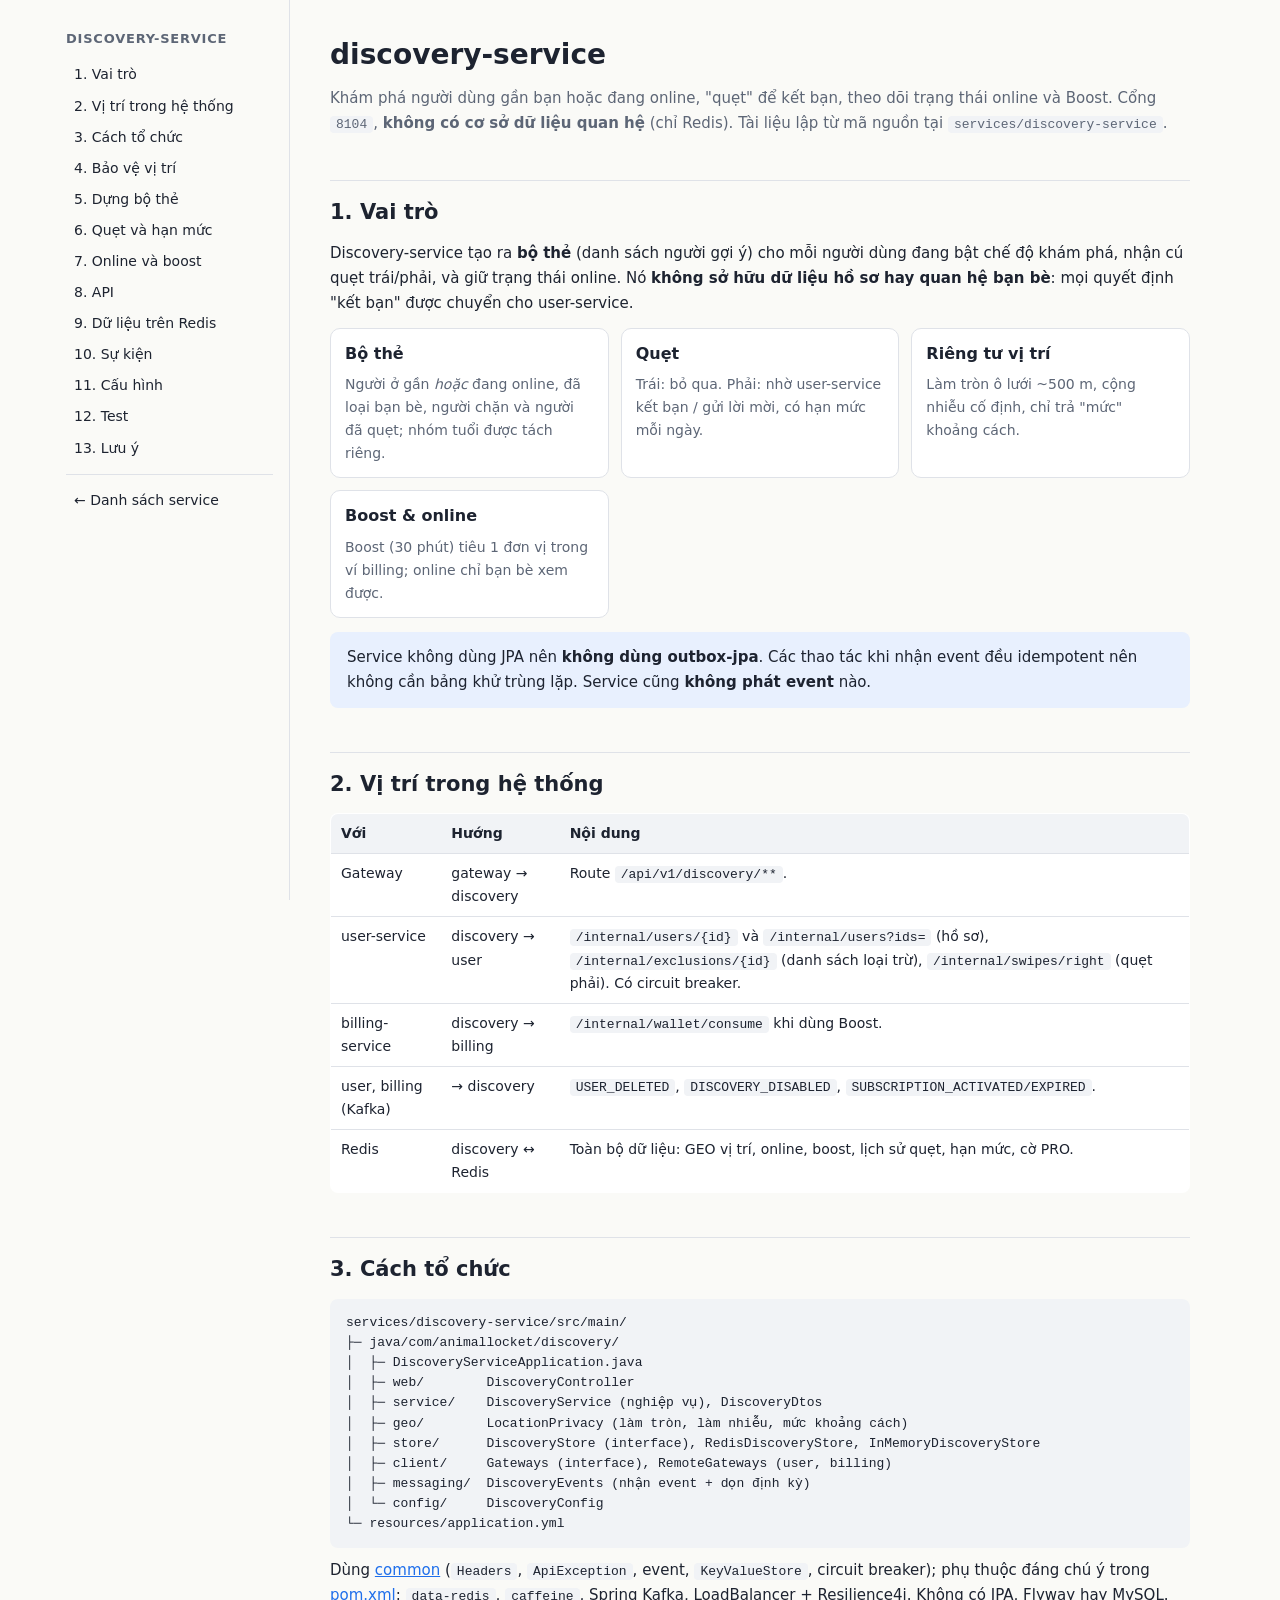
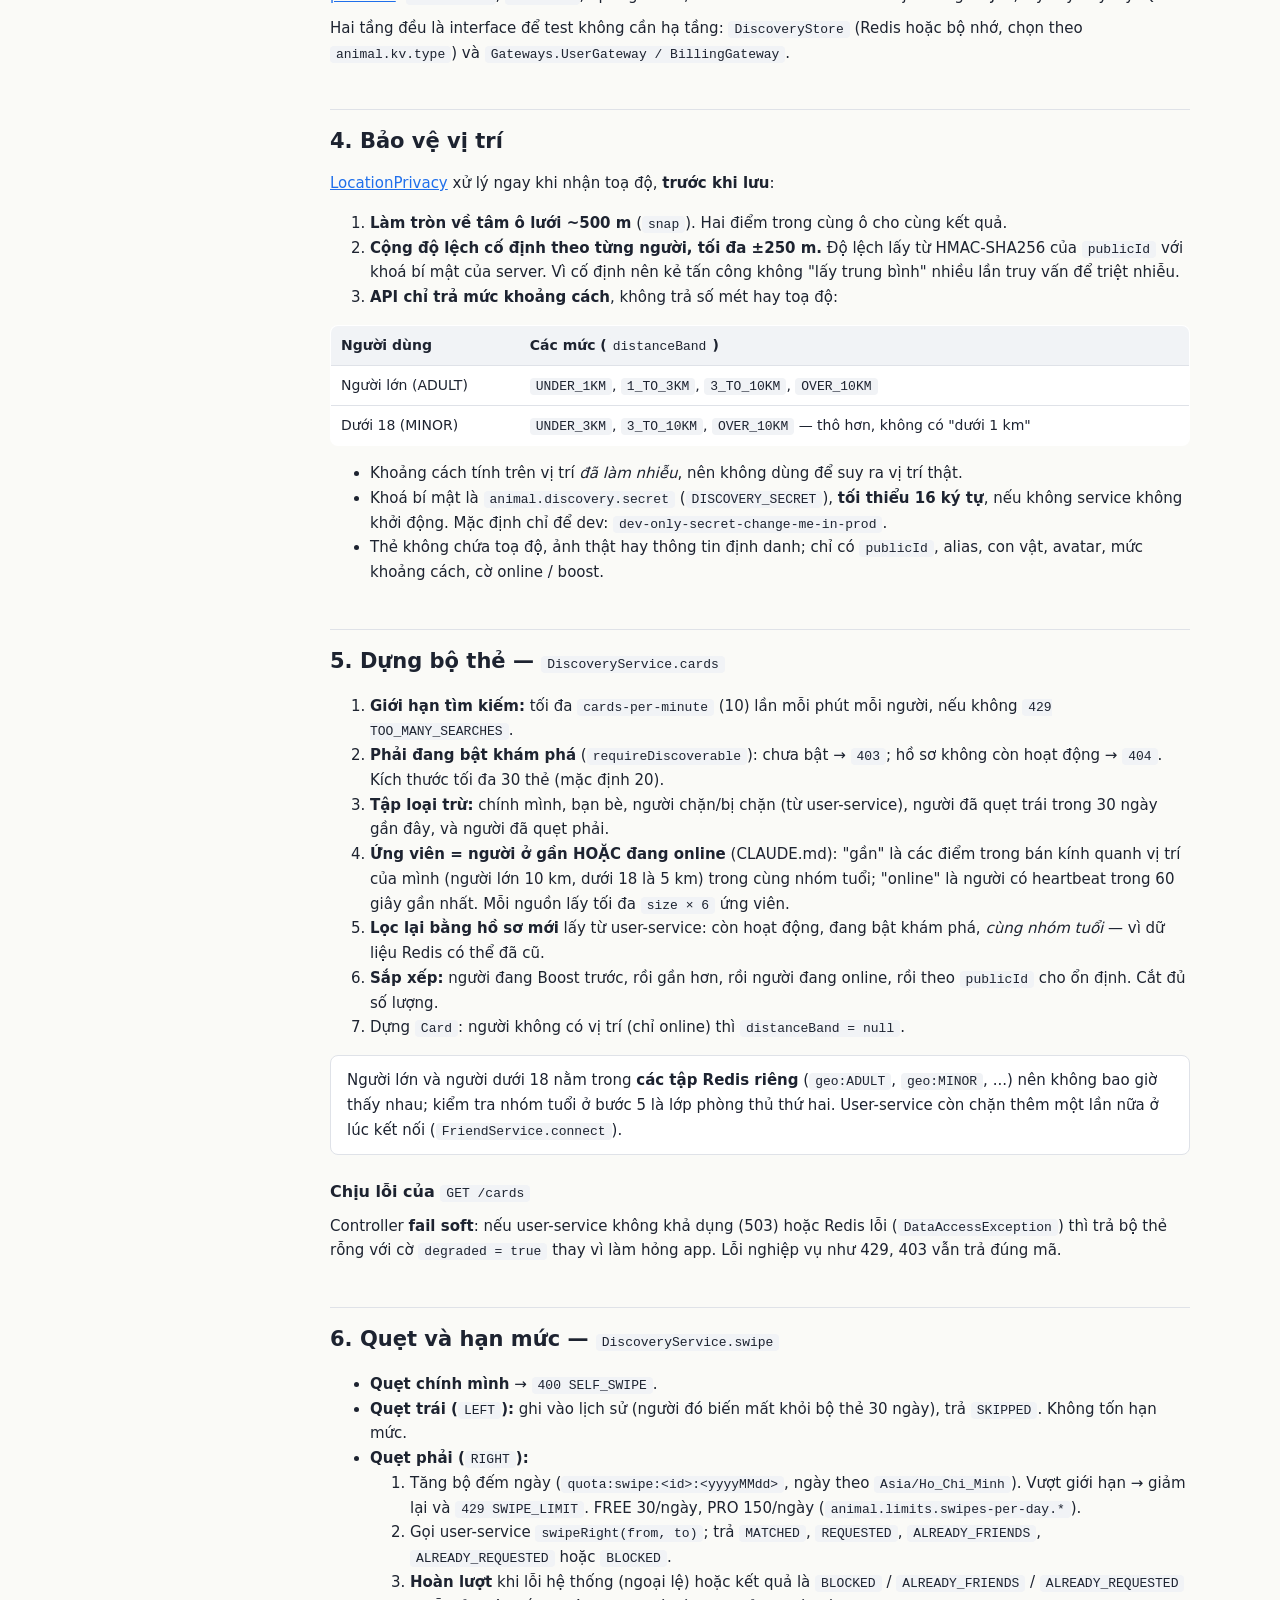
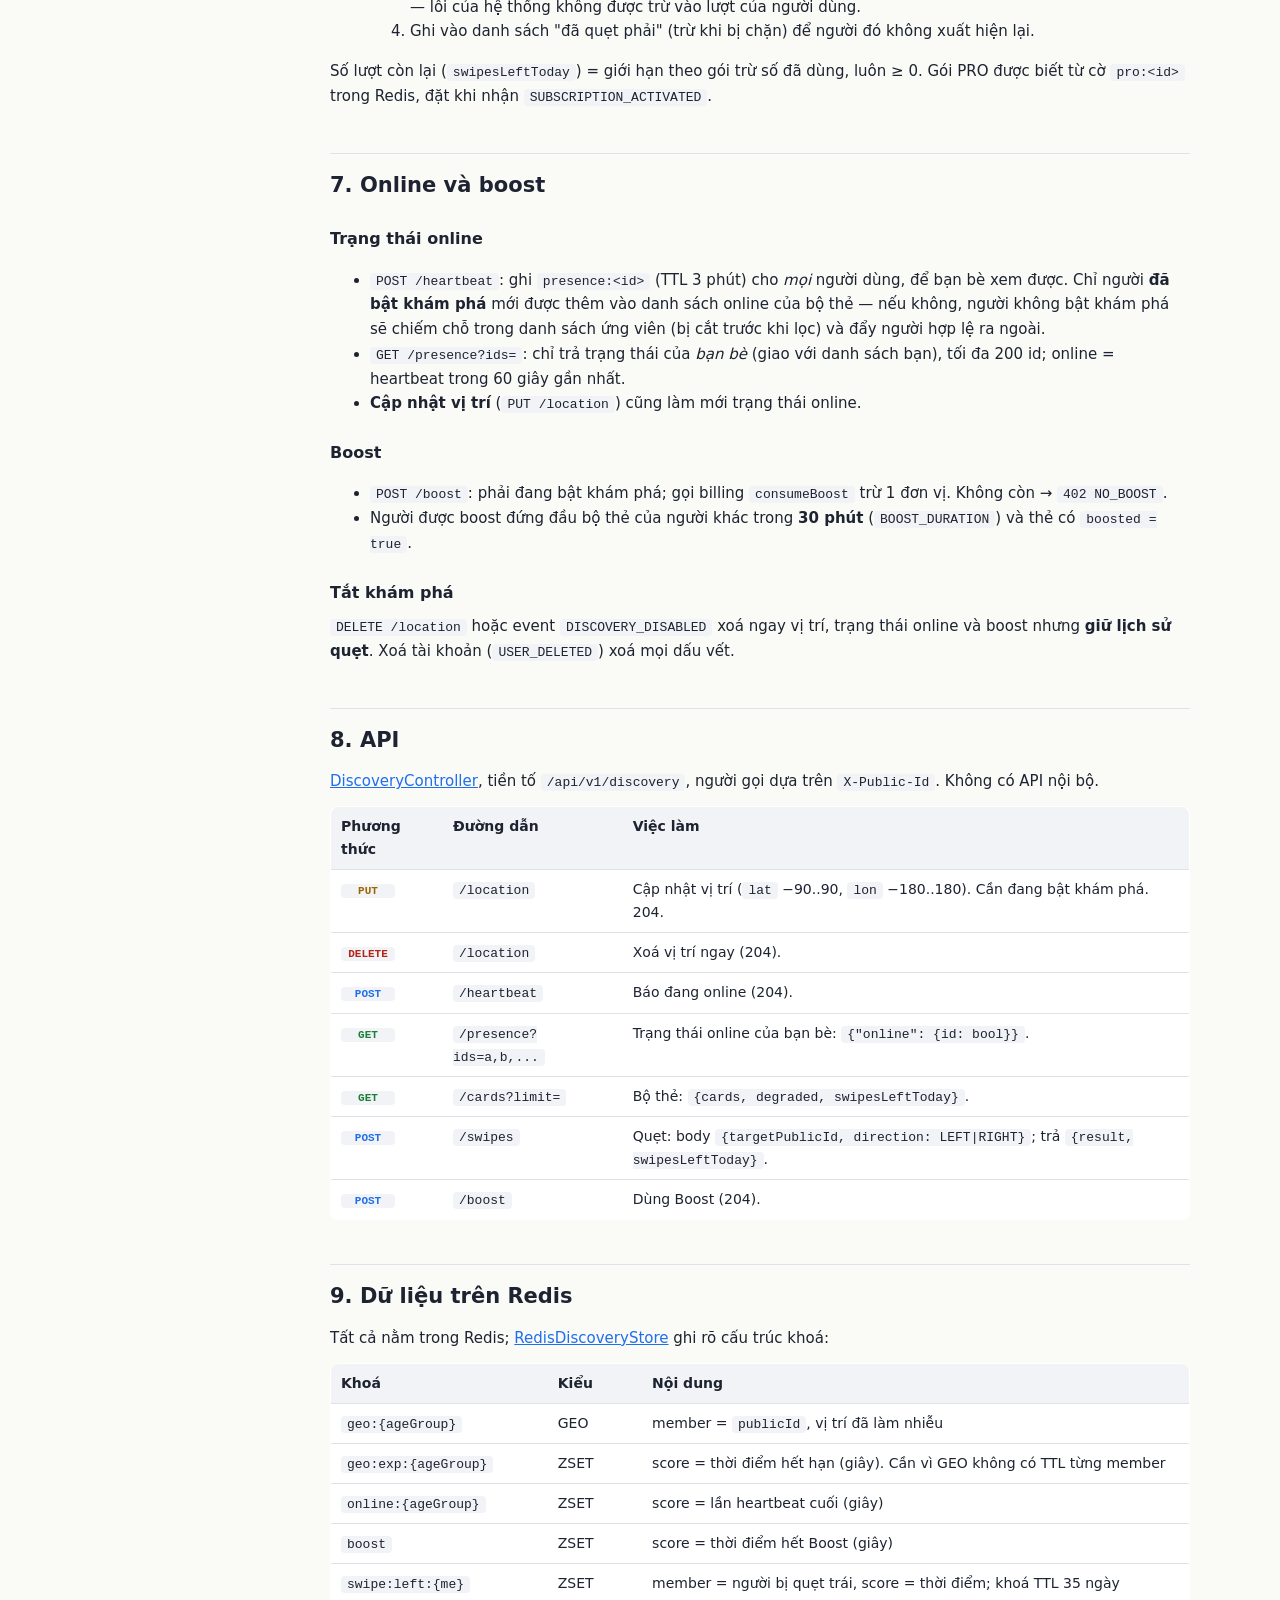
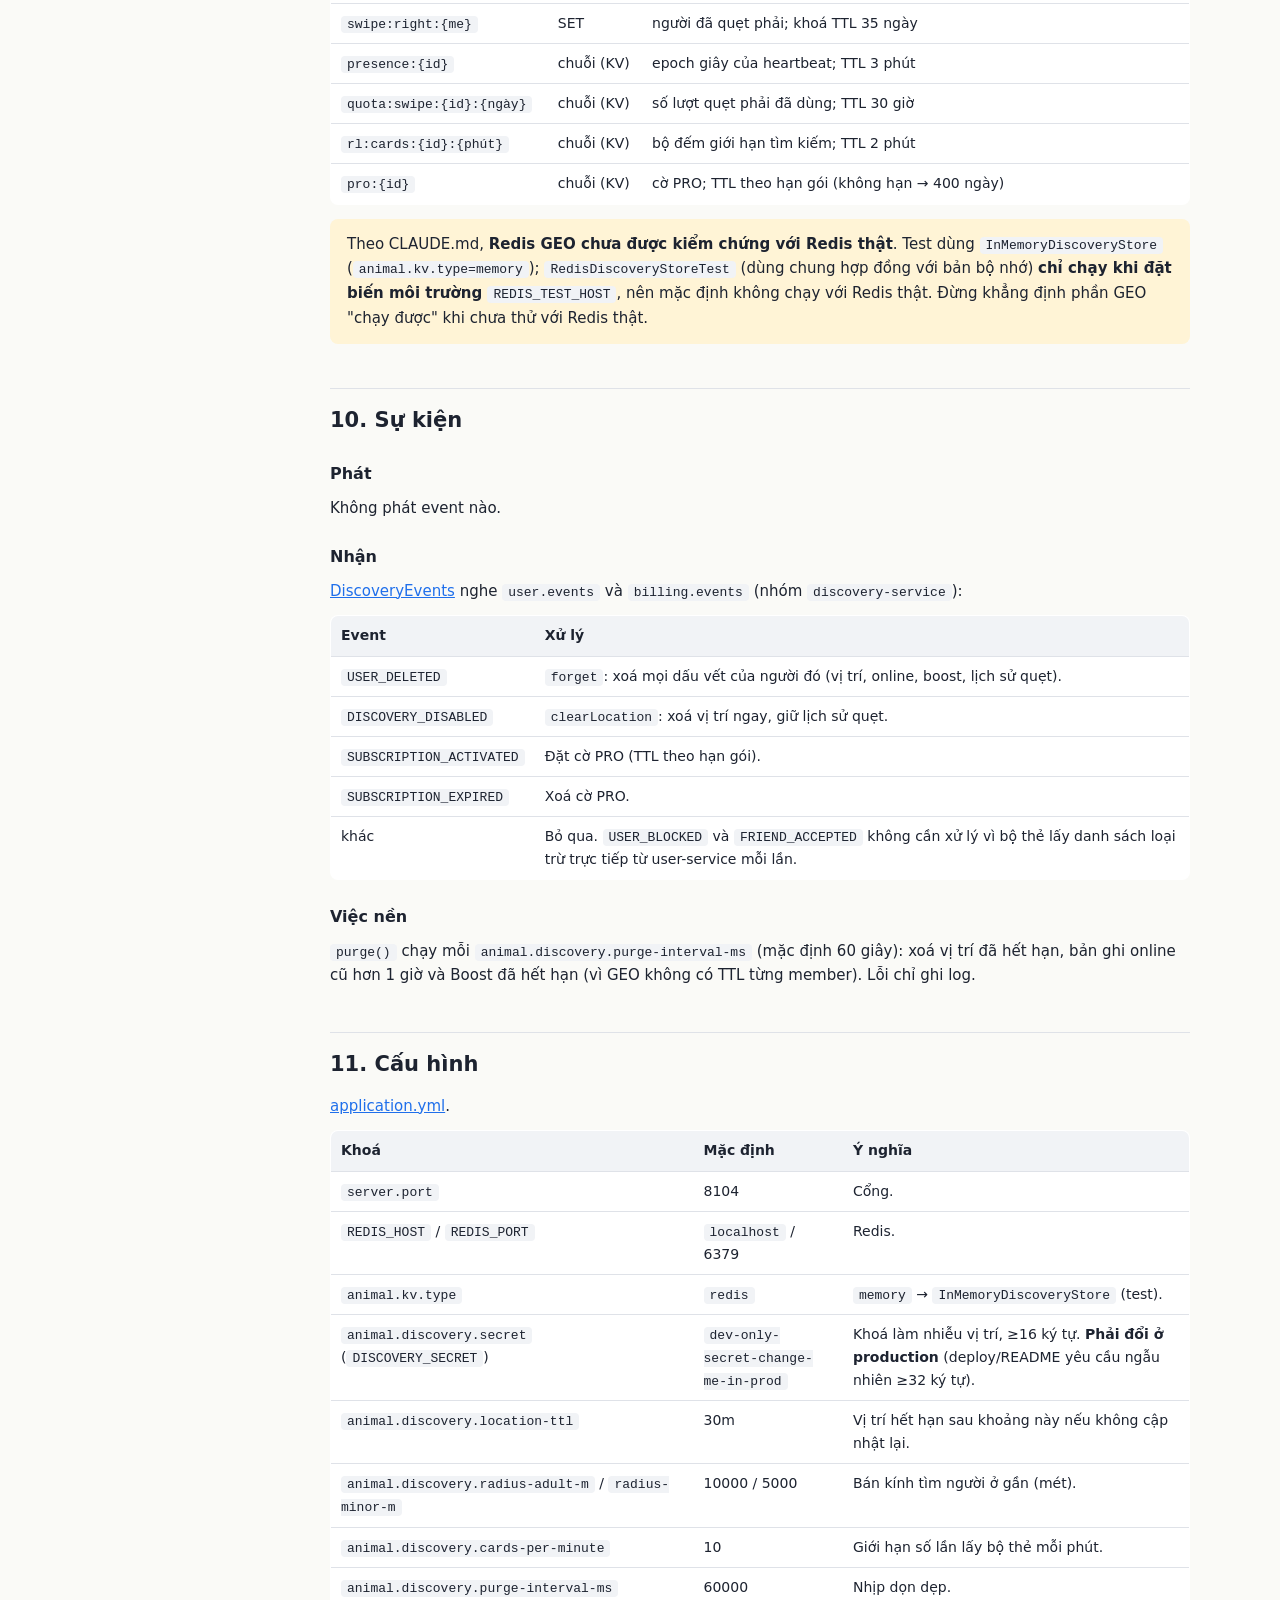
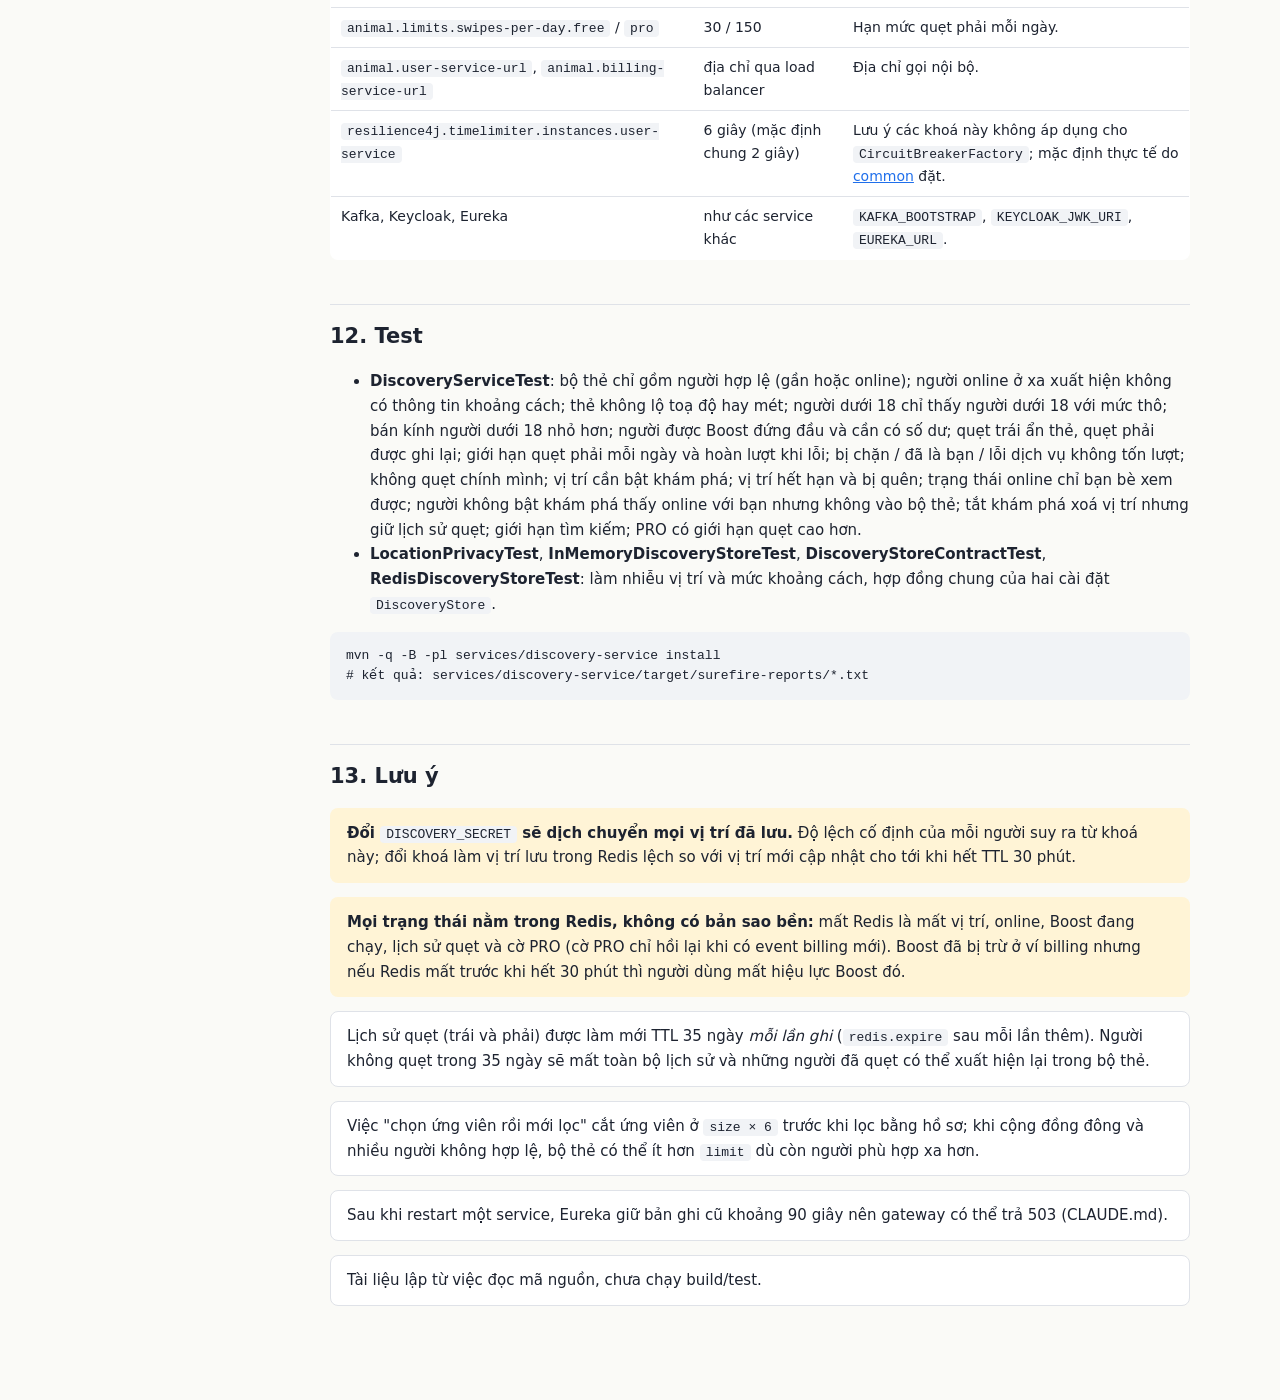
<file: services/discovery-service-guide.html>
<!DOCTYPE html>
<html lang="vi">
<head>
<meta charset="utf-8">
<meta name="viewport" content="width=device-width, initial-scale=1">
<title>discovery-service — Tài liệu chi tiết</title>
<link rel="stylesheet" href="guide.css">
</head>
<body>
<div class="layout">
<nav>
  <b>discovery-service</b>
  <a href="#vai-tro">1. Vai trò</a>
  <a href="#vi-tri">2. Vị trí trong hệ thống</a>
  <a href="#cau-truc">3. Cách tổ chức</a>
  <a href="#rieng-tu">4. Bảo vệ vị trí</a>
  <a href="#bo-the">5. Dựng bộ thẻ</a>
  <a href="#quet">6. Quẹt và hạn mức</a>
  <a href="#online">7. Online và boost</a>
  <a href="#api">8. API</a>
  <a href="#redis">9. Dữ liệu trên Redis</a>
  <a href="#su-kien">10. Sự kiện</a>
  <a href="#cau-hinh">11. Cấu hình</a>
  <a href="#test">12. Test</a>
  <a href="#luu-y">13. Lưu ý</a>
  <hr>
  <a href="index.html">← Danh sách service</a>
</nav>
<main>

<h1>discovery-service</h1>
<p class="sub">Khám phá người dùng gần bạn hoặc đang online, "quẹt" để kết bạn, theo dõi trạng thái online và Boost. Cổng <code>8104</code>, <strong>không có cơ sở dữ liệu quan hệ</strong> (chỉ Redis). Tài liệu lập từ mã nguồn tại <code>services/discovery-service</code>.</p>

<!-- ============ 1 ============ -->
<h2 id="vai-tro">1. Vai trò</h2>
<p>Discovery-service tạo ra <strong>bộ thẻ</strong> (danh sách người gợi ý) cho mỗi người dùng đang bật chế độ khám phá, nhận cú quẹt trái/phải, và giữ trạng thái online. Nó <strong>không sở hữu dữ liệu hồ sơ hay quan hệ bạn bè</strong>: mọi quyết định "kết bạn" được chuyển cho user-service.</p>
<div class="grid">
  <div class="card"><h3>Bộ thẻ</h3><p>Người ở gần <em>hoặc</em> đang online, đã loại bạn bè, người chặn và người đã quẹt; nhóm tuổi được tách riêng.</p></div>
  <div class="card"><h3>Quẹt</h3><p>Trái: bỏ qua. Phải: nhờ user-service kết bạn / gửi lời mời, có hạn mức mỗi ngày.</p></div>
  <div class="card"><h3>Riêng tư vị trí</h3><p>Làm tròn ô lưới ~500 m, cộng nhiễu cố định, chỉ trả "mức" khoảng cách.</p></div>
  <div class="card"><h3>Boost &amp; online</h3><p>Boost (30 phút) tiêu 1 đơn vị trong ví billing; online chỉ bạn bè xem được.</p></div>
</div>
<div class="box info">Service không dùng JPA nên <strong>không dùng outbox-jpa</strong>. Các thao tác khi nhận event đều idempotent nên không cần bảng khử trùng lặp. Service cũng <strong>không phát event</strong> nào.</div>

<!-- ============ 2 ============ -->
<h2 id="vi-tri">2. Vị trí trong hệ thống</h2>
<table>
  <tr><th>Với</th><th>Hướng</th><th>Nội dung</th></tr>
  <tr><td>Gateway</td><td>gateway → discovery</td><td>Route <code>/api/v1/discovery/**</code>.</td></tr>
  <tr><td>user-service</td><td>discovery → user</td><td><code>/internal/users/{id}</code> và <code>/internal/users?ids=</code> (hồ sơ), <code>/internal/exclusions/{id}</code> (danh sách loại trừ), <code>/internal/swipes/right</code> (quẹt phải). Có circuit breaker.</td></tr>
  <tr><td>billing-service</td><td>discovery → billing</td><td><code>/internal/wallet/consume</code> khi dùng Boost.</td></tr>
  <tr><td>user, billing (Kafka)</td><td>→ discovery</td><td><code>USER_DELETED</code>, <code>DISCOVERY_DISABLED</code>, <code>SUBSCRIPTION_ACTIVATED/EXPIRED</code>.</td></tr>
  <tr><td>Redis</td><td>discovery ↔ Redis</td><td>Toàn bộ dữ liệu: GEO vị trí, online, boost, lịch sử quẹt, hạn mức, cờ PRO.</td></tr>
</table>

<!-- ============ 3 ============ -->
<h2 id="cau-truc">3. Cách tổ chức</h2>
<pre><code>services/discovery-service/src/main/
├─ java/com/animallocket/discovery/
│  ├─ DiscoveryServiceApplication.java
│  ├─ web/        DiscoveryController
│  ├─ service/    DiscoveryService (nghiệp vụ), DiscoveryDtos
│  ├─ geo/        LocationPrivacy (làm tròn, làm nhiễu, mức khoảng cách)
│  ├─ store/      DiscoveryStore (interface), RedisDiscoveryStore, InMemoryDiscoveryStore
│  ├─ client/     Gateways (interface), RemoteGateways (user, billing)
│  ├─ messaging/  DiscoveryEvents (nhận event + dọn định kỳ)
│  └─ config/     DiscoveryConfig
└─ resources/application.yml</code></pre>
<p>Dùng <a href="../libs/common-guide.html">common</a> (<code>Headers</code>, <code>ApiException</code>, event, <code>KeyValueStore</code>, circuit breaker); phụ thuộc đáng chú ý trong <a href="discovery-service/pom.xml">pom.xml</a>: <code>data-redis</code>, <code>caffeine</code>, Spring Kafka, LoadBalancer + Resilience4j. Không có JPA, Flyway hay MySQL.</p>
<p>Hai tầng đều là interface để test không cần hạ tầng: <code>DiscoveryStore</code> (Redis hoặc bộ nhớ, chọn theo <code>animal.kv.type</code>) và <code>Gateways.UserGateway / BillingGateway</code>.</p>

<!-- ============ 4 ============ -->
<h2 id="rieng-tu">4. Bảo vệ vị trí</h2>
<p><a href="discovery-service/src/main/java/com/animallocket/discovery/geo/LocationPrivacy.java">LocationPrivacy</a> xử lý ngay khi nhận toạ độ, <strong>trước khi lưu</strong>:</p>
<ol>
  <li><strong>Làm tròn về tâm ô lưới ~500 m</strong> (<code>snap</code>). Hai điểm trong cùng ô cho cùng kết quả.</li>
  <li><strong>Cộng độ lệch cố định theo từng người, tối đa ±250 m.</strong> Độ lệch lấy từ HMAC-SHA256 của <code>publicId</code> với khoá bí mật của server. Vì cố định nên kẻ tấn công không "lấy trung bình" nhiều lần truy vấn để triệt nhiễu.</li>
  <li><strong>API chỉ trả mức khoảng cách</strong>, không trả số mét hay toạ độ:</li>
</ol>
<table>
  <tr><th>Người dùng</th><th>Các mức (<code>distanceBand</code>)</th></tr>
  <tr><td>Người lớn (ADULT)</td><td><code>UNDER_1KM</code>, <code>1_TO_3KM</code>, <code>3_TO_10KM</code>, <code>OVER_10KM</code></td></tr>
  <tr><td>Dưới 18 (MINOR)</td><td><code>UNDER_3KM</code>, <code>3_TO_10KM</code>, <code>OVER_10KM</code> — thô hơn, không có "dưới 1 km"</td></tr>
</table>
<ul>
  <li>Khoảng cách tính trên vị trí <em>đã làm nhiễu</em>, nên không dùng để suy ra vị trí thật.</li>
  <li>Khoá bí mật là <code>animal.discovery.secret</code> (<code>DISCOVERY_SECRET</code>), <strong>tối thiểu 16 ký tự</strong>, nếu không service không khởi động. Mặc định chỉ để dev: <code>dev-only-secret-change-me-in-prod</code>.</li>
  <li>Thẻ không chứa toạ độ, ảnh thật hay thông tin định danh; chỉ có <code>publicId</code>, alias, con vật, avatar, mức khoảng cách, cờ online / boost.</li>
</ul>

<!-- ============ 5 ============ -->
<h2 id="bo-the">5. Dựng bộ thẻ — <code>DiscoveryService.cards</code></h2>
<ol>
  <li><strong>Giới hạn tìm kiếm:</strong> tối đa <code>cards-per-minute</code> (10) lần mỗi phút mỗi người, nếu không <code>429 TOO_MANY_SEARCHES</code>.</li>
  <li><strong>Phải đang bật khám phá</strong> (<code>requireDiscoverable</code>): chưa bật → <code>403</code>; hồ sơ không còn hoạt động → <code>404</code>. Kích thước tối đa 30 thẻ (mặc định 20).</li>
  <li><strong>Tập loại trừ:</strong> chính mình, bạn bè, người chặn/bị chặn (từ user-service), người đã quẹt trái trong 30 ngày gần đây, và người đã quẹt phải.</li>
  <li><strong>Ứng viên = người ở gần HOẶC đang online</strong> (CLAUDE.md): "gần" là các điểm trong bán kính quanh vị trí của mình (người lớn 10 km, dưới 18 là 5 km) trong cùng nhóm tuổi; "online" là người có heartbeat trong 60 giây gần nhất. Mỗi nguồn lấy tối đa <code>size × 6</code> ứng viên.</li>
  <li><strong>Lọc lại bằng hồ sơ mới</strong> lấy từ user-service: còn hoạt động, đang bật khám phá, <em>cùng nhóm tuổi</em> — vì dữ liệu Redis có thể đã cũ.</li>
  <li><strong>Sắp xếp:</strong> người đang Boost trước, rồi gần hơn, rồi người đang online, rồi theo <code>publicId</code> cho ổn định. Cắt đủ số lượng.</li>
  <li>Dựng <code>Card</code>: người không có vị trí (chỉ online) thì <code>distanceBand = null</code>.</li>
</ol>
<div class="box">Người lớn và người dưới 18 nằm trong <strong>các tập Redis riêng</strong> (<code>geo:ADULT</code>, <code>geo:MINOR</code>, ...) nên không bao giờ thấy nhau; kiểm tra nhóm tuổi ở bước 5 là lớp phòng thủ thứ hai. User-service còn chặn thêm một lần nữa ở lúc kết nối (<code>FriendService.connect</code>).</div>
<h3>Chịu lỗi của <code>GET /cards</code></h3>
<p>Controller <strong>fail soft</strong>: nếu user-service không khả dụng (503) hoặc Redis lỗi (<code>DataAccessException</code>) thì trả bộ thẻ rỗng với cờ <code>degraded = true</code> thay vì làm hỏng app. Lỗi nghiệp vụ như 429, 403 vẫn trả đúng mã.</p>

<!-- ============ 6 ============ -->
<h2 id="quet">6. Quẹt và hạn mức — <code>DiscoveryService.swipe</code></h2>
<ul>
  <li><strong>Quẹt chính mình</strong> → <code>400 SELF_SWIPE</code>.</li>
  <li><strong>Quẹt trái (<code>LEFT</code>):</strong> ghi vào lịch sử (người đó biến mất khỏi bộ thẻ 30 ngày), trả <code>SKIPPED</code>. Không tốn hạn mức.</li>
  <li><strong>Quẹt phải (<code>RIGHT</code>):</strong>
    <ol>
      <li>Tăng bộ đếm ngày (<code>quota:swipe:&lt;id&gt;:&lt;yyyyMMdd&gt;</code>, ngày theo <code>Asia/Ho_Chi_Minh</code>). Vượt giới hạn → giảm lại và <code>429 SWIPE_LIMIT</code>. FREE 30/ngày, PRO 150/ngày (<code>animal.limits.swipes-per-day.*</code>).</li>
      <li>Gọi user-service <code>swipeRight(from, to)</code>; trả <code>MATCHED</code>, <code>REQUESTED</code>, <code>ALREADY_FRIENDS</code>, <code>ALREADY_REQUESTED</code> hoặc <code>BLOCKED</code>.</li>
      <li><strong>Hoàn lượt</strong> khi lỗi hệ thống (ngoại lệ) hoặc kết quả là <code>BLOCKED</code> / <code>ALREADY_FRIENDS</code> / <code>ALREADY_REQUESTED</code> — lỗi của hệ thống không được trừ vào lượt của người dùng.</li>
      <li>Ghi vào danh sách "đã quẹt phải" (trừ khi bị chặn) để người đó không xuất hiện lại.</li>
    </ol>
  </li>
</ul>
<p>Số lượt còn lại (<code>swipesLeftToday</code>) = giới hạn theo gói trừ số đã dùng, luôn ≥ 0. Gói PRO được biết từ cờ <code>pro:&lt;id&gt;</code> trong Redis, đặt khi nhận <code>SUBSCRIPTION_ACTIVATED</code>.</p>

<!-- ============ 7 ============ -->
<h2 id="online">7. Online và boost</h2>
<h3>Trạng thái online</h3>
<ul>
  <li><strong><code>POST /heartbeat</code></strong>: ghi <code>presence:&lt;id&gt;</code> (TTL 3 phút) cho <em>mọi</em> người dùng, để bạn bè xem được. Chỉ người <strong>đã bật khám phá</strong> mới được thêm vào danh sách online của bộ thẻ — nếu không, người không bật khám phá sẽ chiếm chỗ trong danh sách ứng viên (bị cắt trước khi lọc) và đẩy người hợp lệ ra ngoài.</li>
  <li><strong><code>GET /presence?ids=</code></strong>: chỉ trả trạng thái của <em>bạn bè</em> (giao với danh sách bạn), tối đa 200 id; online = heartbeat trong 60 giây gần nhất.</li>
  <li><strong>Cập nhật vị trí</strong> (<code>PUT /location</code>) cũng làm mới trạng thái online.</li>
</ul>
<h3>Boost</h3>
<ul>
  <li><code>POST /boost</code>: phải đang bật khám phá; gọi billing <code>consumeBoost</code> trừ 1 đơn vị. Không còn → <code>402 NO_BOOST</code>.</li>
  <li>Người được boost đứng đầu bộ thẻ của người khác trong <strong>30 phút</strong> (<code>BOOST_DURATION</code>) và thẻ có <code>boosted = true</code>.</li>
</ul>
<h3>Tắt khám phá</h3>
<p><code>DELETE /location</code> hoặc event <code>DISCOVERY_DISABLED</code> xoá ngay vị trí, trạng thái online và boost nhưng <strong>giữ lịch sử quẹt</strong>. Xoá tài khoản (<code>USER_DELETED</code>) xoá mọi dấu vết.</p>

<!-- ============ 8 ============ -->
<h2 id="api">8. API</h2>
<p><a href="discovery-service/src/main/java/com/animallocket/discovery/web/DiscoveryController.java">DiscoveryController</a>, tiền tố <code>/api/v1/discovery</code>, người gọi dựa trên <code>X-Public-Id</code>. Không có API nội bộ.</p>
<table>
  <tr><th>Phương thức</th><th>Đường dẫn</th><th>Việc làm</th></tr>
  <tr><td><span class="m put">PUT</span></td><td><code>/location</code></td><td>Cập nhật vị trí (<code>lat</code> −90..90, <code>lon</code> −180..180). Cần đang bật khám phá. 204.</td></tr>
  <tr><td><span class="m del">DELETE</span></td><td><code>/location</code></td><td>Xoá vị trí ngay (204).</td></tr>
  <tr><td><span class="m post">POST</span></td><td><code>/heartbeat</code></td><td>Báo đang online (204).</td></tr>
  <tr><td><span class="m get">GET</span></td><td><code>/presence?ids=a,b,...</code></td><td>Trạng thái online của bạn bè: <code>{"online": {id: bool}}</code>.</td></tr>
  <tr><td><span class="m get">GET</span></td><td><code>/cards?limit=</code></td><td>Bộ thẻ: <code>{cards, degraded, swipesLeftToday}</code>.</td></tr>
  <tr><td><span class="m post">POST</span></td><td><code>/swipes</code></td><td>Quẹt: body <code>{targetPublicId, direction: LEFT|RIGHT}</code>; trả <code>{result, swipesLeftToday}</code>.</td></tr>
  <tr><td><span class="m post">POST</span></td><td><code>/boost</code></td><td>Dùng Boost (204).</td></tr>
</table>

<!-- ============ 9 ============ -->
<h2 id="redis">9. Dữ liệu trên Redis</h2>
<p>Tất cả nằm trong Redis; <a href="discovery-service/src/main/java/com/animallocket/discovery/store/RedisDiscoveryStore.java">RedisDiscoveryStore</a> ghi rõ cấu trúc khoá:</p>
<table>
  <tr><th>Khoá</th><th>Kiểu</th><th>Nội dung</th></tr>
  <tr><td><code>geo:{ageGroup}</code></td><td>GEO</td><td>member = <code>publicId</code>, vị trí đã làm nhiễu</td></tr>
  <tr><td><code>geo:exp:{ageGroup}</code></td><td>ZSET</td><td>score = thời điểm hết hạn (giây). Cần vì GEO không có TTL từng member</td></tr>
  <tr><td><code>online:{ageGroup}</code></td><td>ZSET</td><td>score = lần heartbeat cuối (giây)</td></tr>
  <tr><td><code>boost</code></td><td>ZSET</td><td>score = thời điểm hết Boost (giây)</td></tr>
  <tr><td><code>swipe:left:{me}</code></td><td>ZSET</td><td>member = người bị quẹt trái, score = thời điểm; khoá TTL 35 ngày</td></tr>
  <tr><td><code>swipe:right:{me}</code></td><td>SET</td><td>người đã quẹt phải; khoá TTL 35 ngày</td></tr>
  <tr><td><code>presence:{id}</code></td><td>chuỗi (KV)</td><td>epoch giây của heartbeat; TTL 3 phút</td></tr>
  <tr><td><code>quota:swipe:{id}:{ngày}</code></td><td>chuỗi (KV)</td><td>số lượt quẹt phải đã dùng; TTL 30 giờ</td></tr>
  <tr><td><code>rl:cards:{id}:{phút}</code></td><td>chuỗi (KV)</td><td>bộ đếm giới hạn tìm kiếm; TTL 2 phút</td></tr>
  <tr><td><code>pro:{id}</code></td><td>chuỗi (KV)</td><td>cờ PRO; TTL theo hạn gói (không hạn → 400 ngày)</td></tr>
</table>
<div class="box warn">Theo CLAUDE.md, <strong>Redis GEO chưa được kiểm chứng với Redis thật</strong>. Test dùng <code>InMemoryDiscoveryStore</code> (<code>animal.kv.type=memory</code>); <code>RedisDiscoveryStoreTest</code> (dùng chung hợp đồng với bản bộ nhớ) <strong>chỉ chạy khi đặt biến môi trường <code>REDIS_TEST_HOST</code></strong>, nên mặc định không chạy với Redis thật. Đừng khẳng định phần GEO "chạy được" khi chưa thử với Redis thật.</div>

<!-- ============ 10 ============ -->
<h2 id="su-kien">10. Sự kiện</h2>
<h3>Phát</h3>
<p>Không phát event nào.</p>
<h3>Nhận</h3>
<p><a href="discovery-service/src/main/java/com/animallocket/discovery/messaging/DiscoveryEvents.java">DiscoveryEvents</a> nghe <code>user.events</code> và <code>billing.events</code> (nhóm <code>discovery-service</code>):</p>
<table>
  <tr><th>Event</th><th>Xử lý</th></tr>
  <tr><td><code>USER_DELETED</code></td><td><code>forget</code>: xoá mọi dấu vết của người đó (vị trí, online, boost, lịch sử quẹt).</td></tr>
  <tr><td><code>DISCOVERY_DISABLED</code></td><td><code>clearLocation</code>: xoá vị trí ngay, giữ lịch sử quẹt.</td></tr>
  <tr><td><code>SUBSCRIPTION_ACTIVATED</code></td><td>Đặt cờ PRO (TTL theo hạn gói).</td></tr>
  <tr><td><code>SUBSCRIPTION_EXPIRED</code></td><td>Xoá cờ PRO.</td></tr>
  <tr><td>khác</td><td>Bỏ qua. <code>USER_BLOCKED</code> và <code>FRIEND_ACCEPTED</code> không cần xử lý vì bộ thẻ lấy danh sách loại trừ trực tiếp từ user-service mỗi lần.</td></tr>
</table>
<h3>Việc nền</h3>
<p><code>purge()</code> chạy mỗi <code>animal.discovery.purge-interval-ms</code> (mặc định 60 giây): xoá vị trí đã hết hạn, bản ghi online cũ hơn 1 giờ và Boost đã hết hạn (vì GEO không có TTL từng member). Lỗi chỉ ghi log.</p>

<!-- ============ 11 ============ -->
<h2 id="cau-hinh">11. Cấu hình</h2>
<p><a href="discovery-service/src/main/resources/application.yml">application.yml</a>.</p>
<table>
  <tr><th>Khoá</th><th>Mặc định</th><th>Ý nghĩa</th></tr>
  <tr><td><code>server.port</code></td><td>8104</td><td>Cổng.</td></tr>
  <tr><td><code>REDIS_HOST</code> / <code>REDIS_PORT</code></td><td><code>localhost</code> / 6379</td><td>Redis.</td></tr>
  <tr><td><code>animal.kv.type</code></td><td><code>redis</code></td><td><code>memory</code> → <code>InMemoryDiscoveryStore</code> (test).</td></tr>
  <tr><td><code>animal.discovery.secret</code> (<code>DISCOVERY_SECRET</code>)</td><td><code>dev-only-secret-change-me-in-prod</code></td><td>Khoá làm nhiễu vị trí, ≥16 ký tự. <strong>Phải đổi ở production</strong> (deploy/README yêu cầu ngẫu nhiên ≥32 ký tự).</td></tr>
  <tr><td><code>animal.discovery.location-ttl</code></td><td>30m</td><td>Vị trí hết hạn sau khoảng này nếu không cập nhật lại.</td></tr>
  <tr><td><code>animal.discovery.radius-adult-m</code> / <code>radius-minor-m</code></td><td>10000 / 5000</td><td>Bán kính tìm người ở gần (mét).</td></tr>
  <tr><td><code>animal.discovery.cards-per-minute</code></td><td>10</td><td>Giới hạn số lần lấy bộ thẻ mỗi phút.</td></tr>
  <tr><td><code>animal.discovery.purge-interval-ms</code></td><td>60000</td><td>Nhịp dọn dẹp.</td></tr>
  <tr><td><code>animal.limits.swipes-per-day.free</code> / <code>pro</code></td><td>30 / 150</td><td>Hạn mức quẹt phải mỗi ngày.</td></tr>
  <tr><td><code>animal.user-service-url</code>, <code>animal.billing-service-url</code></td><td>địa chỉ qua load balancer</td><td>Địa chỉ gọi nội bộ.</td></tr>
  <tr><td><code>resilience4j.timelimiter.instances.user-service</code></td><td>6 giây (mặc định chung 2 giây)</td><td>Lưu ý các khoá này không áp dụng cho <code>CircuitBreakerFactory</code>; mặc định thực tế do <a href="../libs/common-guide.html">common</a> đặt.</td></tr>
  <tr><td>Kafka, Keycloak, Eureka</td><td>như các service khác</td><td><code>KAFKA_BOOTSTRAP</code>, <code>KEYCLOAK_JWK_URI</code>, <code>EUREKA_URL</code>.</td></tr>
</table>

<!-- ============ 12 ============ -->
<h2 id="test">12. Test</h2>
<ul>
  <li><strong>DiscoveryServiceTest</strong>: bộ thẻ chỉ gồm người hợp lệ (gần hoặc online); người online ở xa xuất hiện không có thông tin khoảng cách; thẻ không lộ toạ độ hay mét; người dưới 18 chỉ thấy người dưới 18 với mức thô; bán kính người dưới 18 nhỏ hơn; người được Boost đứng đầu và cần có số dư; quẹt trái ẩn thẻ, quẹt phải được ghi lại; giới hạn quẹt phải mỗi ngày và hoàn lượt khi lỗi; bị chặn / đã là bạn / lỗi dịch vụ không tốn lượt; không quẹt chính mình; vị trí cần bật khám phá; vị trí hết hạn và bị quên; trạng thái online chỉ bạn bè xem được; người không bật khám phá thấy online với bạn nhưng không vào bộ thẻ; tắt khám phá xoá vị trí nhưng giữ lịch sử quẹt; giới hạn tìm kiếm; PRO có giới hạn quẹt cao hơn.</li>
  <li><strong>LocationPrivacyTest</strong>, <strong>InMemoryDiscoveryStoreTest</strong>, <strong>DiscoveryStoreContractTest</strong>, <strong>RedisDiscoveryStoreTest</strong>: làm nhiễu vị trí và mức khoảng cách, hợp đồng chung của hai cài đặt <code>DiscoveryStore</code>.</li>
</ul>
<pre><code>mvn -q -B -pl services/discovery-service install
# kết quả: services/discovery-service/target/surefire-reports/*.txt</code></pre>

<!-- ============ 13 ============ -->
<h2 id="luu-y">13. Lưu ý</h2>
<div class="box warn"><strong>Đổi <code>DISCOVERY_SECRET</code> sẽ dịch chuyển mọi vị trí đã lưu.</strong> Độ lệch cố định của mỗi người suy ra từ khoá này; đổi khoá làm vị trí lưu trong Redis lệch so với vị trí mới cập nhật cho tới khi hết TTL 30 phút.</div>
<div class="box warn"><strong>Mọi trạng thái nằm trong Redis, không có bản sao bền:</strong> mất Redis là mất vị trí, online, Boost đang chạy, lịch sử quẹt và cờ PRO (cờ PRO chỉ hồi lại khi có event billing mới). Boost đã bị trừ ở ví billing nhưng nếu Redis mất trước khi hết 30 phút thì người dùng mất hiệu lực Boost đó.</div>
<div class="box">Lịch sử quẹt (trái và phải) được làm mới TTL 35 ngày <em>mỗi lần ghi</em> (<code>redis.expire</code> sau mỗi lần thêm). Người không quẹt trong 35 ngày sẽ mất toàn bộ lịch sử và những người đã quẹt có thể xuất hiện lại trong bộ thẻ.</div>
<div class="box">Việc "chọn ứng viên rồi mới lọc" cắt ứng viên ở <code>size × 6</code> trước khi lọc bằng hồ sơ; khi cộng đồng đông và nhiều người không hợp lệ, bộ thẻ có thể ít hơn <code>limit</code> dù còn người phù hợp xa hơn.</div>
<div class="box">Sau khi restart một service, Eureka giữ bản ghi cũ khoảng 90 giây nên gateway có thể trả 503 (CLAUDE.md).</div>
<div class="box">Tài liệu lập từ việc đọc mã nguồn, chưa chạy build/test.</div>

</main>
</div>
</body>
</html>
</file>
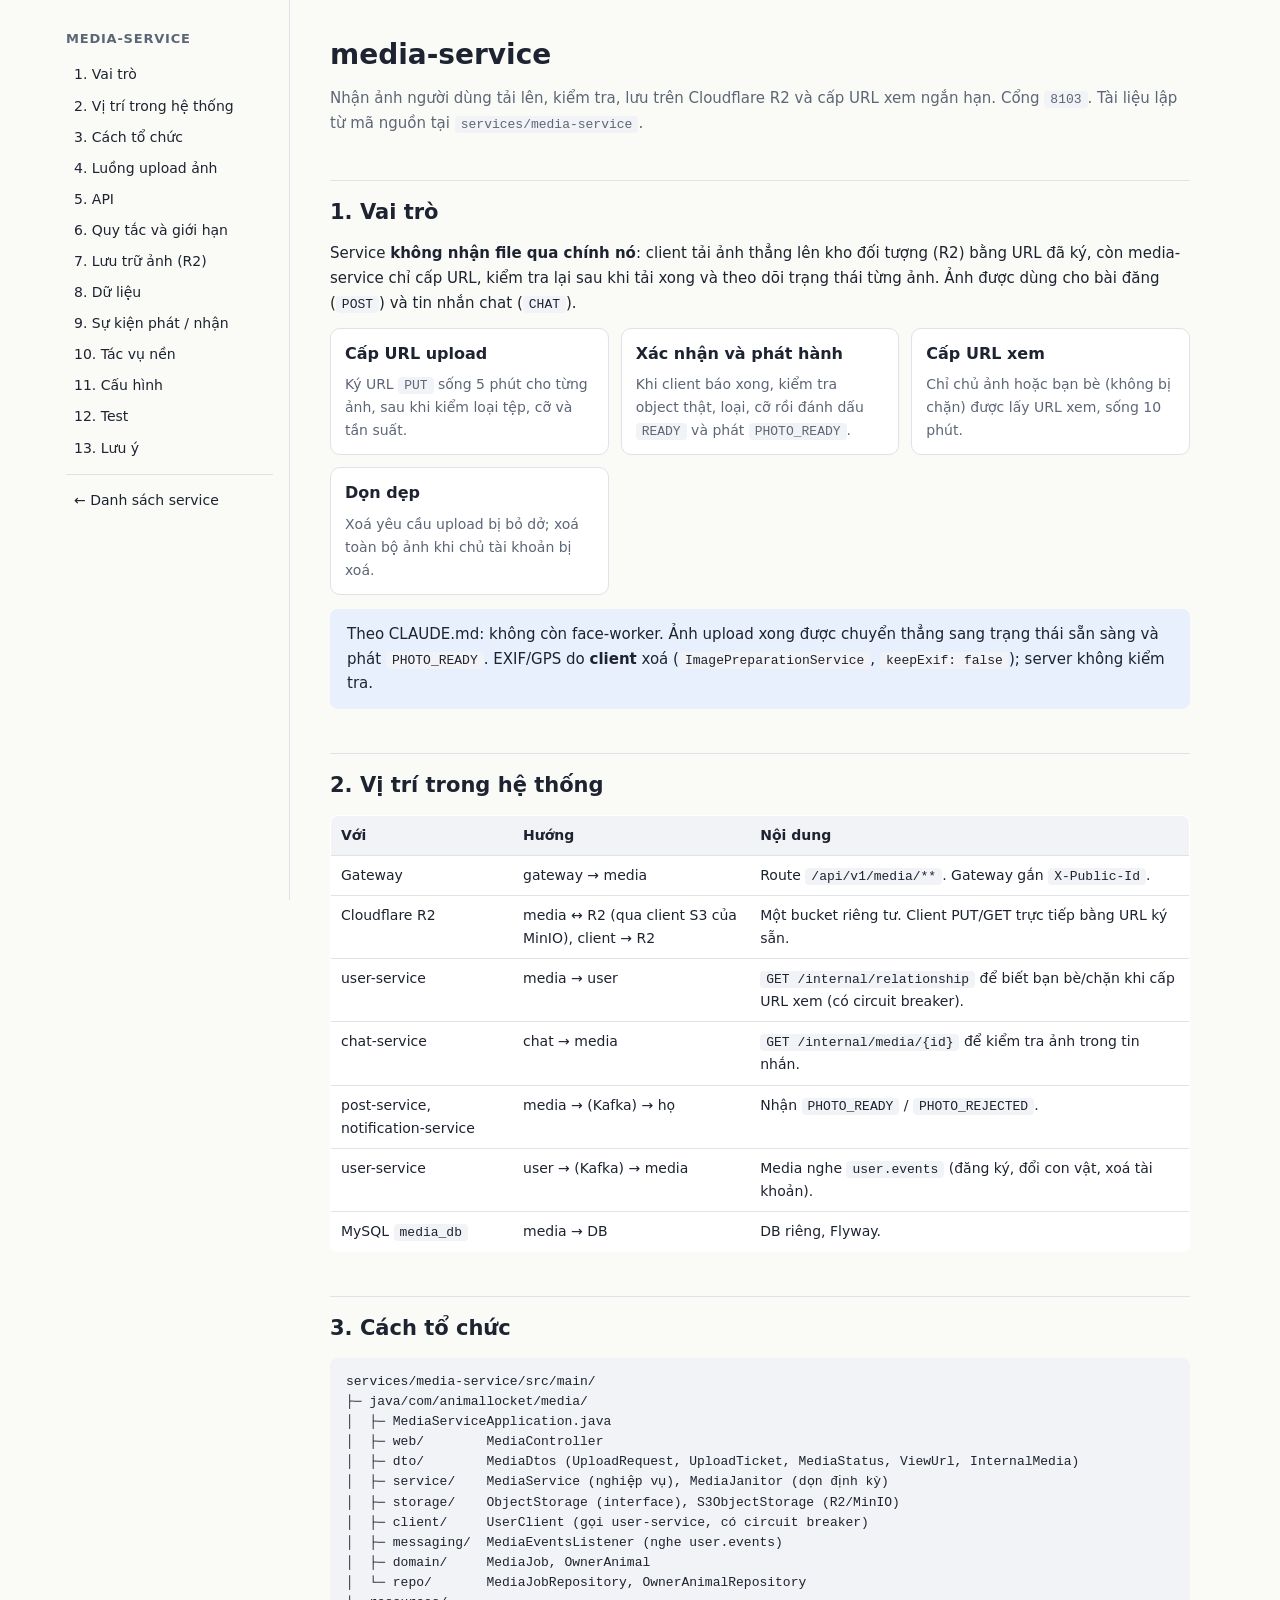
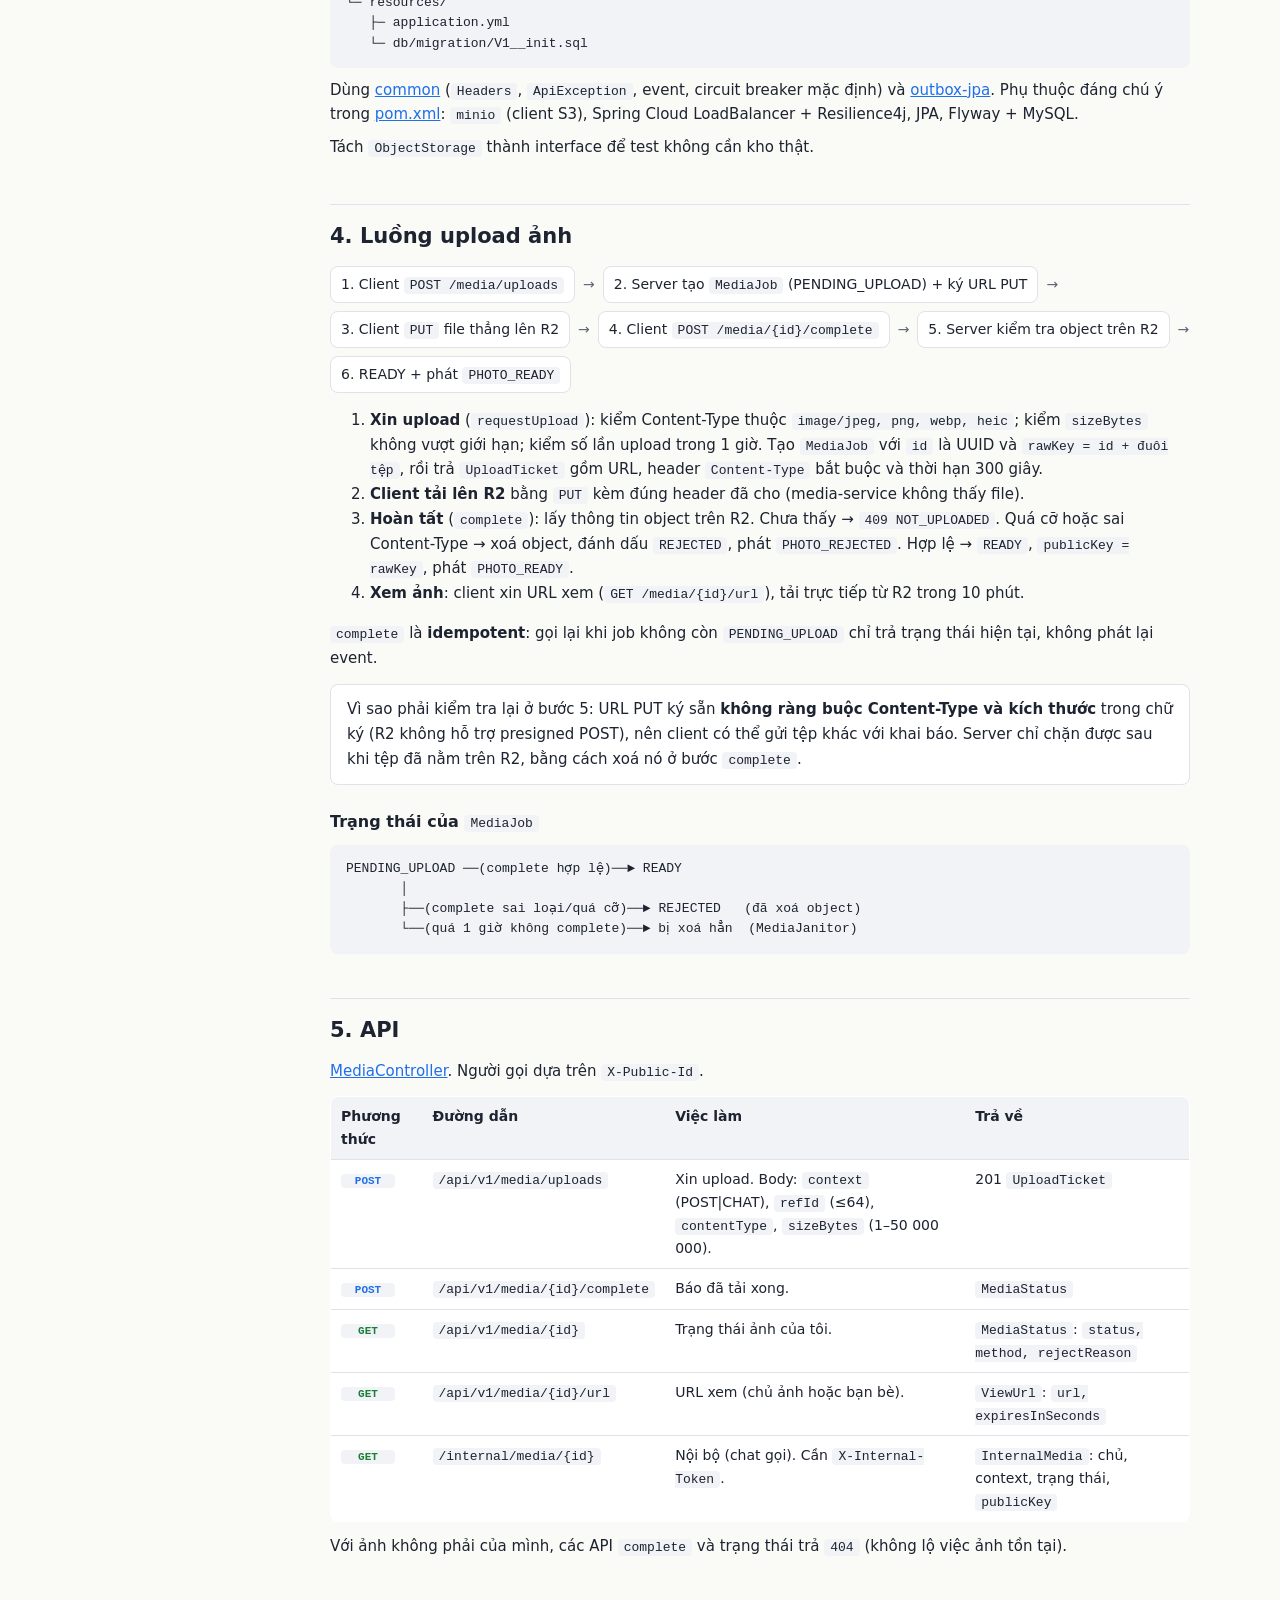
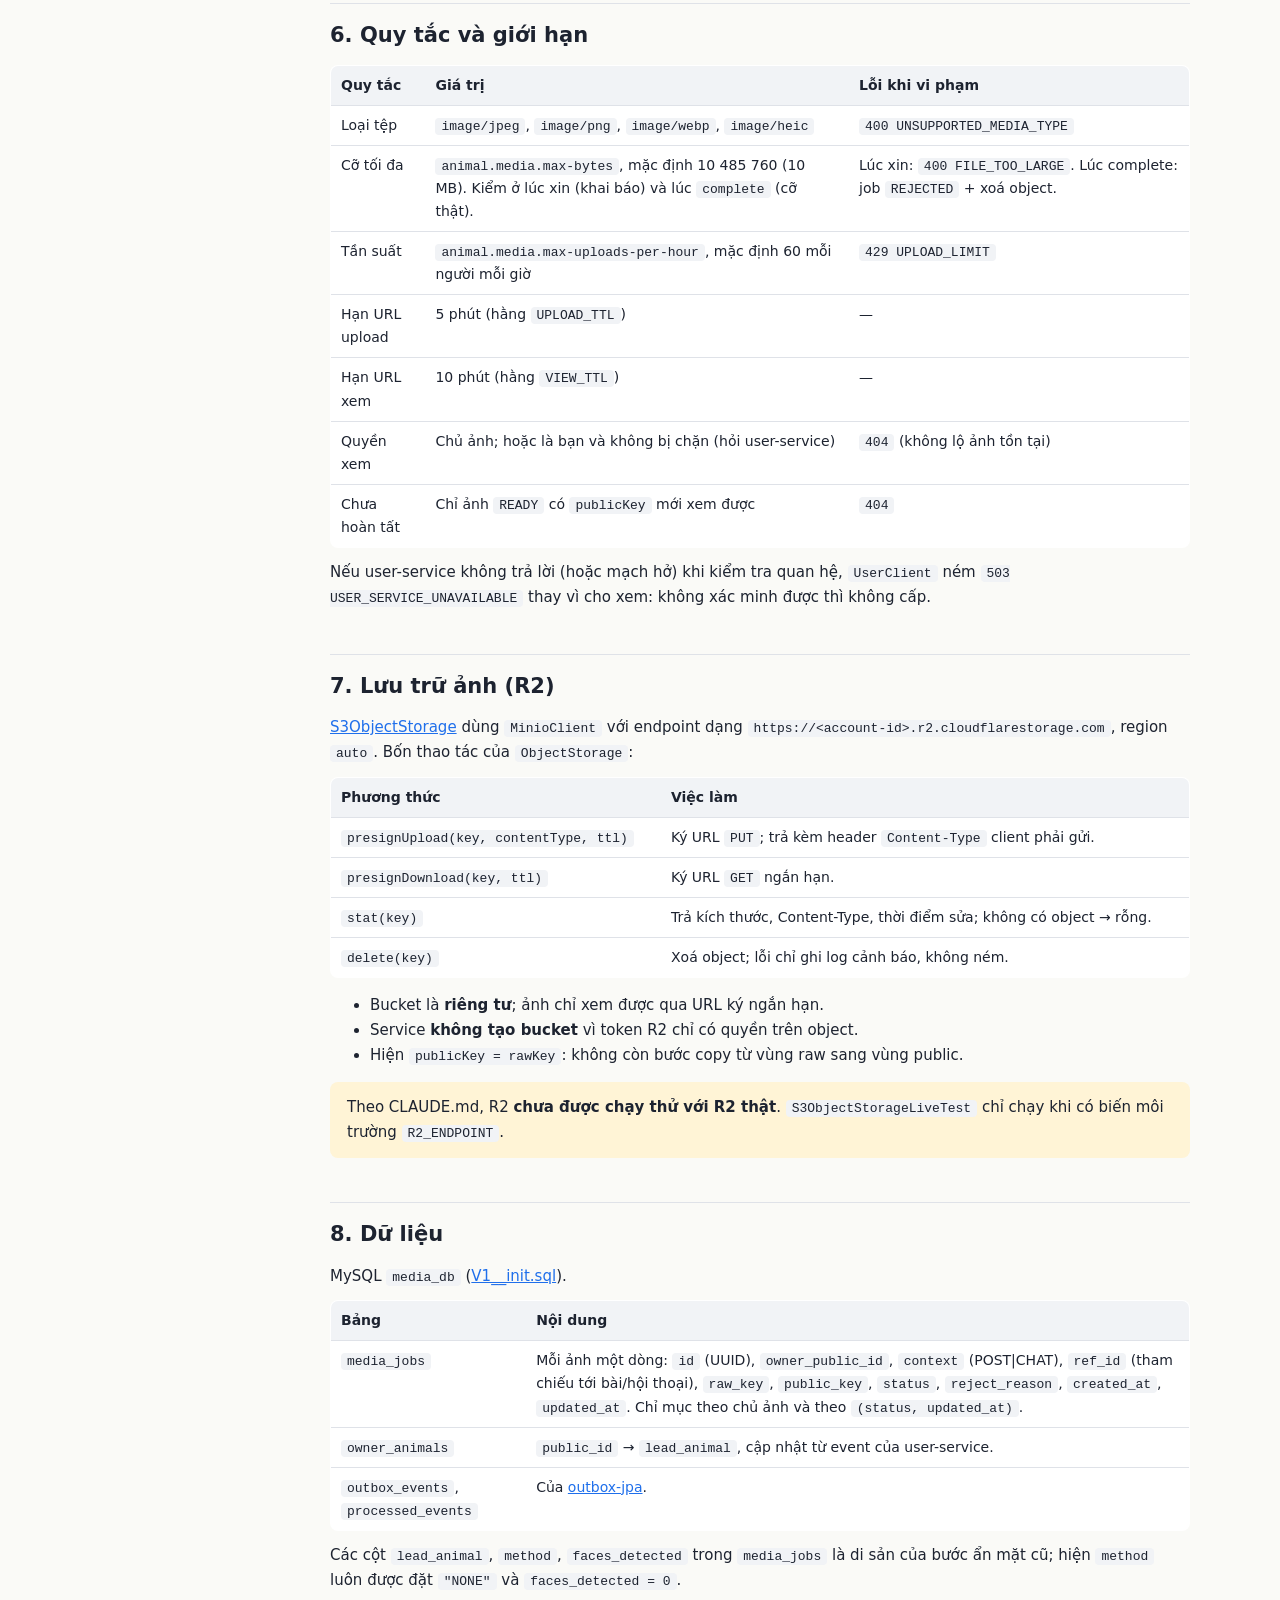
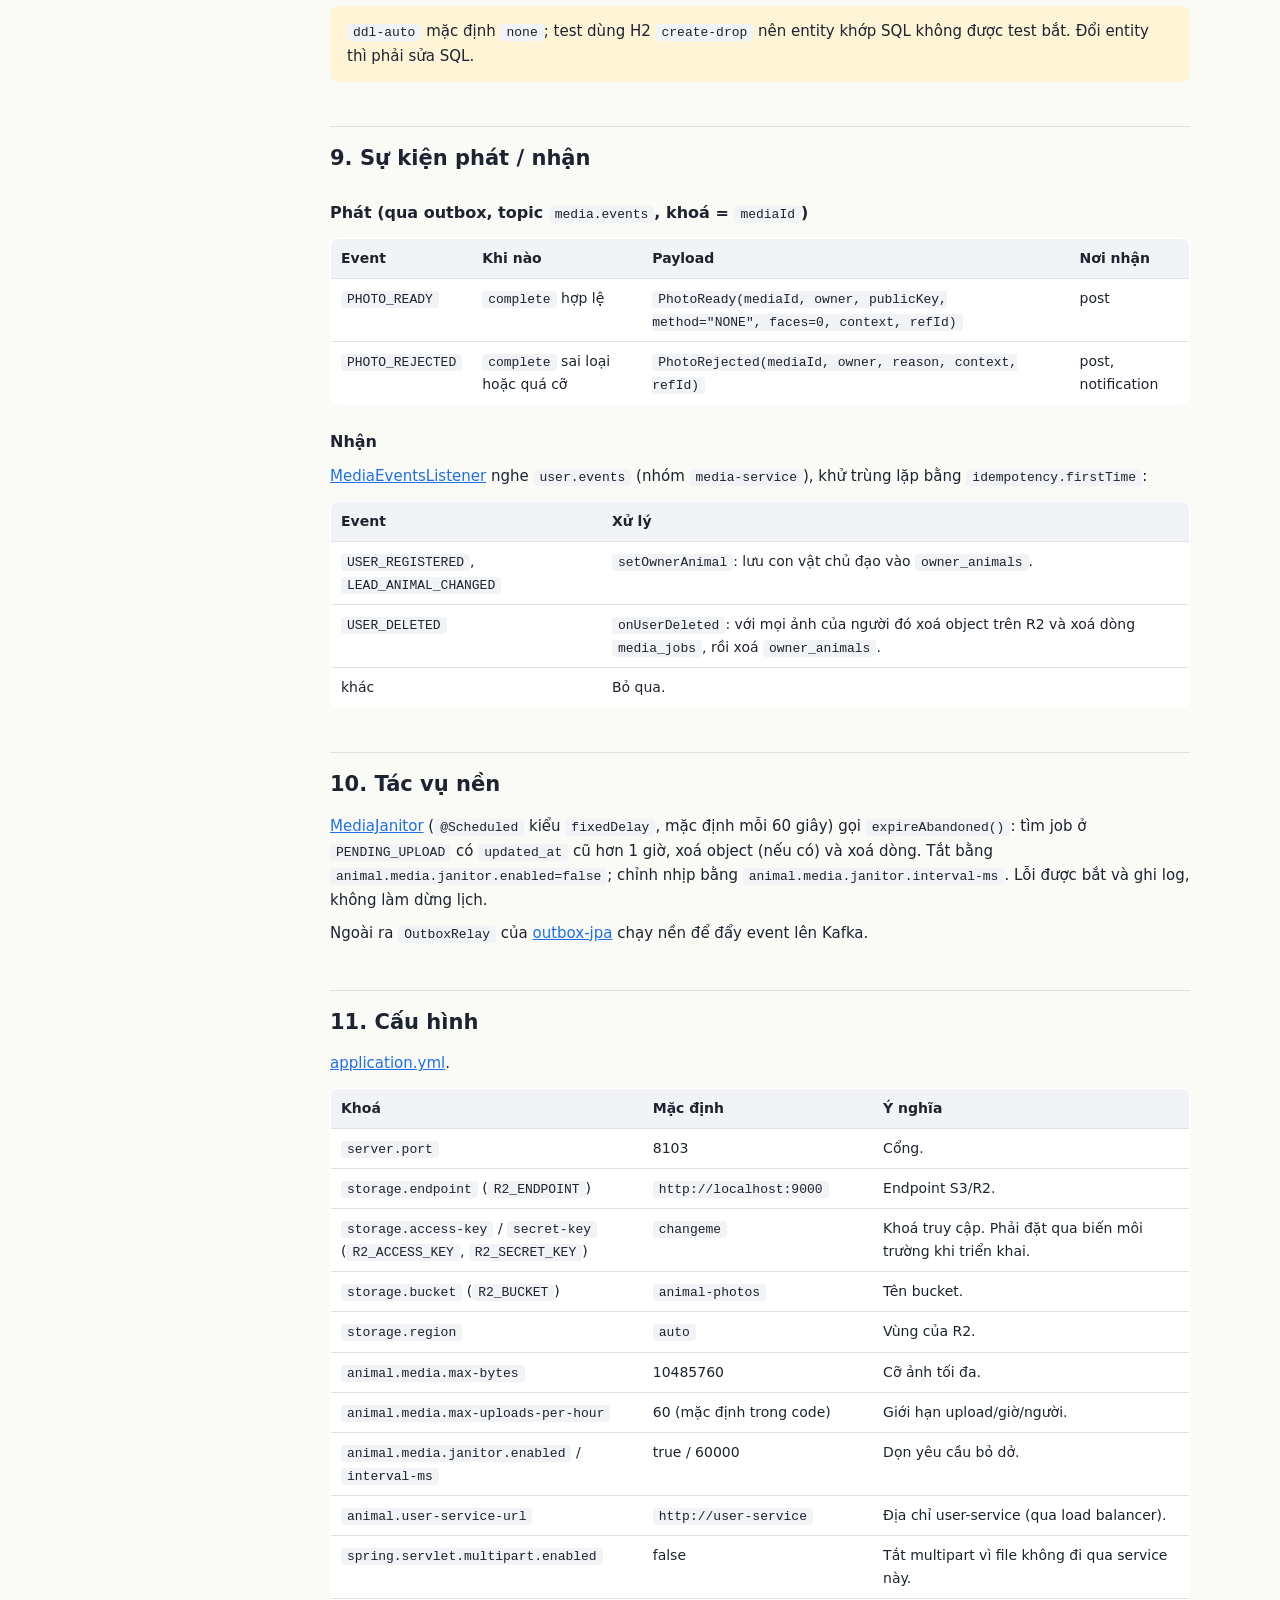
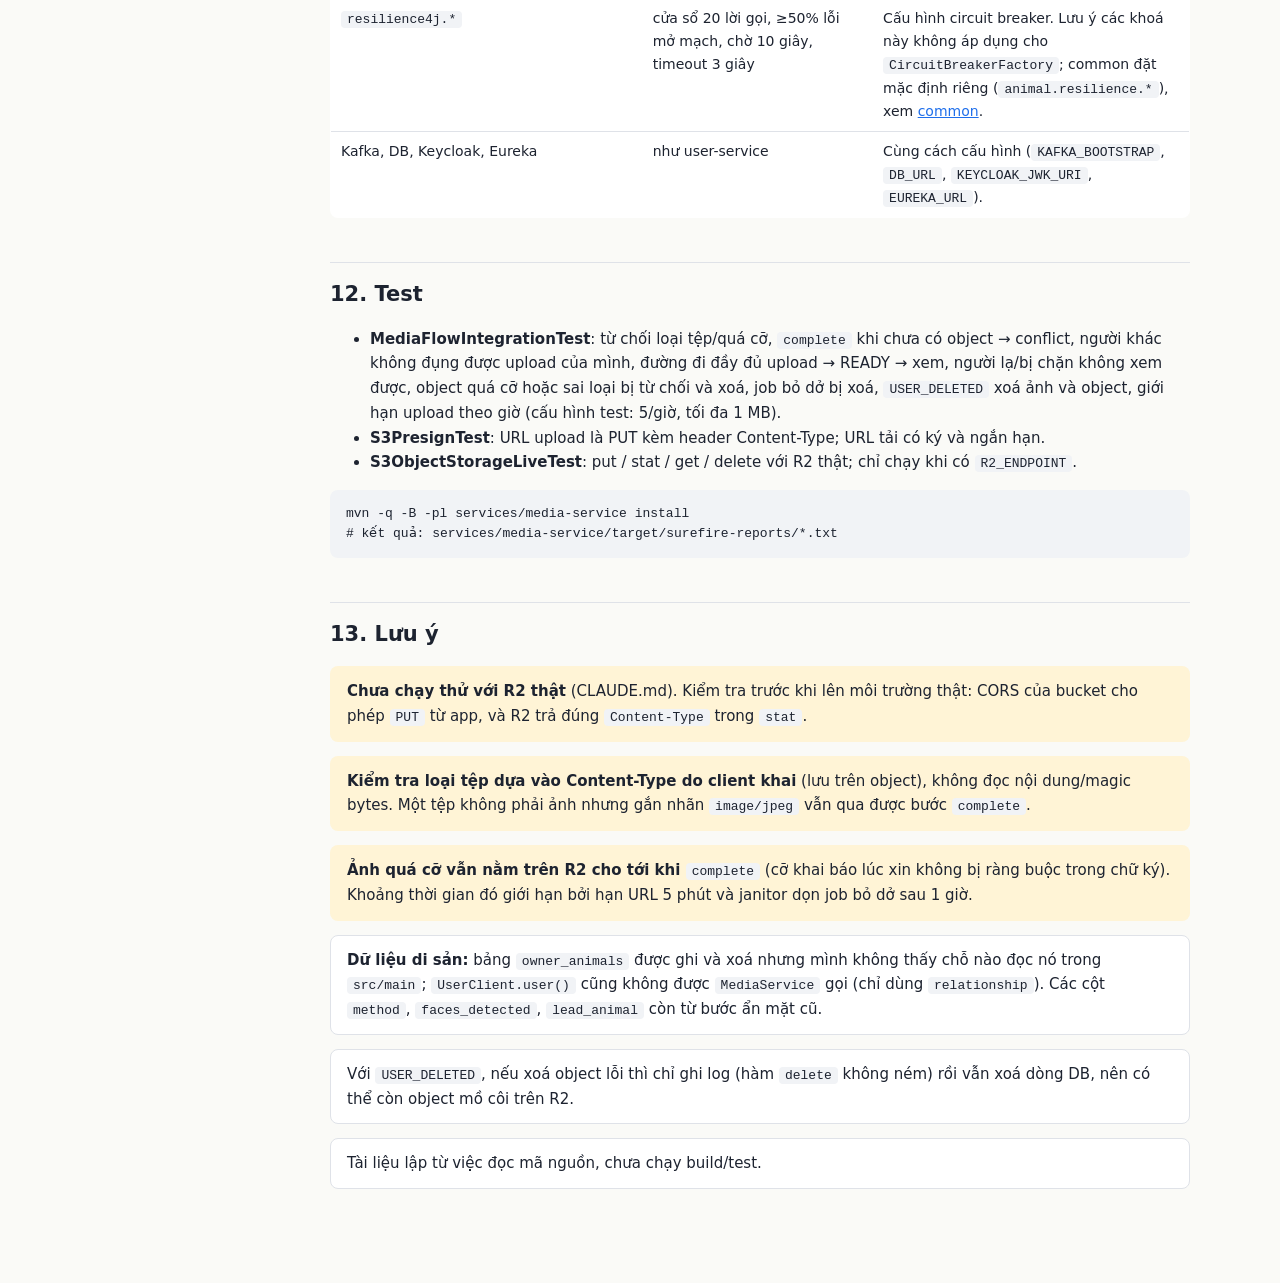
<file: services/media-service-guide.html>
<!DOCTYPE html>
<html lang="vi">
<head>
<meta charset="utf-8">
<meta name="viewport" content="width=device-width, initial-scale=1">
<title>media-service — Tài liệu chi tiết</title>
<link rel="stylesheet" href="guide.css">
</head>
<body>
<div class="layout">
<nav>
  <b>media-service</b>
  <a href="#vai-tro">1. Vai trò</a>
  <a href="#vi-tri">2. Vị trí trong hệ thống</a>
  <a href="#cau-truc">3. Cách tổ chức</a>
  <a href="#luong">4. Luồng upload ảnh</a>
  <a href="#api">5. API</a>
  <a href="#quy-tac">6. Quy tắc và giới hạn</a>
  <a href="#luu-tru">7. Lưu trữ ảnh (R2)</a>
  <a href="#du-lieu">8. Dữ liệu</a>
  <a href="#su-kien">9. Sự kiện phát / nhận</a>
  <a href="#nen">10. Tác vụ nền</a>
  <a href="#cau-hinh">11. Cấu hình</a>
  <a href="#test">12. Test</a>
  <a href="#luu-y">13. Lưu ý</a>
  <hr>
  <a href="index.html">← Danh sách service</a>
</nav>
<main>

<h1>media-service</h1>
<p class="sub">Nhận ảnh người dùng tải lên, kiểm tra, lưu trên Cloudflare R2 và cấp URL xem ngắn hạn. Cổng <code>8103</code>. Tài liệu lập từ mã nguồn tại <code>services/media-service</code>.</p>

<!-- ============ 1 ============ -->
<h2 id="vai-tro">1. Vai trò</h2>
<p>Service <strong>không nhận file qua chính nó</strong>: client tải ảnh thẳng lên kho đối tượng (R2) bằng URL đã ký, còn media-service chỉ cấp URL, kiểm tra lại sau khi tải xong và theo dõi trạng thái từng ảnh. Ảnh được dùng cho bài đăng (<code>POST</code>) và tin nhắn chat (<code>CHAT</code>).</p>
<div class="grid">
  <div class="card"><h3>Cấp URL upload</h3><p>Ký URL <code>PUT</code> sống 5 phút cho từng ảnh, sau khi kiểm loại tệp, cỡ và tần suất.</p></div>
  <div class="card"><h3>Xác nhận và phát hành</h3><p>Khi client báo xong, kiểm tra object thật, loại, cỡ rồi đánh dấu <code>READY</code> và phát <code>PHOTO_READY</code>.</p></div>
  <div class="card"><h3>Cấp URL xem</h3><p>Chỉ chủ ảnh hoặc bạn bè (không bị chặn) được lấy URL xem, sống 10 phút.</p></div>
  <div class="card"><h3>Dọn dẹp</h3><p>Xoá yêu cầu upload bị bỏ dở; xoá toàn bộ ảnh khi chủ tài khoản bị xoá.</p></div>
</div>
<div class="box info">Theo CLAUDE.md: không còn face-worker. Ảnh upload xong được chuyển thẳng sang trạng thái sẵn sàng và phát <code>PHOTO_READY</code>. EXIF/GPS do <strong>client</strong> xoá (<code>ImagePreparationService</code>, <code>keepExif: false</code>); server không kiểm tra.</div>

<!-- ============ 2 ============ -->
<h2 id="vi-tri">2. Vị trí trong hệ thống</h2>
<table>
  <tr><th>Với</th><th>Hướng</th><th>Nội dung</th></tr>
  <tr><td>Gateway</td><td>gateway → media</td><td>Route <code>/api/v1/media/**</code>. Gateway gắn <code>X-Public-Id</code>.</td></tr>
  <tr><td>Cloudflare R2</td><td>media ↔ R2 (qua client S3 của MinIO), client → R2</td><td>Một bucket riêng tư. Client PUT/GET trực tiếp bằng URL ký sẵn.</td></tr>
  <tr><td>user-service</td><td>media → user</td><td><code>GET /internal/relationship</code> để biết bạn bè/chặn khi cấp URL xem (có circuit breaker).</td></tr>
  <tr><td>chat-service</td><td>chat → media</td><td><code>GET /internal/media/{id}</code> để kiểm tra ảnh trong tin nhắn.</td></tr>
  <tr><td>post-service, notification-service</td><td>media → (Kafka) → họ</td><td>Nhận <code>PHOTO_READY</code> / <code>PHOTO_REJECTED</code>.</td></tr>
  <tr><td>user-service</td><td>user → (Kafka) → media</td><td>Media nghe <code>user.events</code> (đăng ký, đổi con vật, xoá tài khoản).</td></tr>
  <tr><td>MySQL <code>media_db</code></td><td>media → DB</td><td>DB riêng, Flyway.</td></tr>
</table>

<!-- ============ 3 ============ -->
<h2 id="cau-truc">3. Cách tổ chức</h2>
<pre><code>services/media-service/src/main/
├─ java/com/animallocket/media/
│  ├─ MediaServiceApplication.java
│  ├─ web/        MediaController
│  ├─ dto/        MediaDtos (UploadRequest, UploadTicket, MediaStatus, ViewUrl, InternalMedia)
│  ├─ service/    MediaService (nghiệp vụ), MediaJanitor (dọn định kỳ)
│  ├─ storage/    ObjectStorage (interface), S3ObjectStorage (R2/MinIO)
│  ├─ client/     UserClient (gọi user-service, có circuit breaker)
│  ├─ messaging/  MediaEventsListener (nghe user.events)
│  ├─ domain/     MediaJob, OwnerAnimal
│  └─ repo/       MediaJobRepository, OwnerAnimalRepository
└─ resources/
   ├─ application.yml
   └─ db/migration/V1__init.sql</code></pre>
<p>Dùng <a href="../libs/common-guide.html">common</a> (<code>Headers</code>, <code>ApiException</code>, event, circuit breaker mặc định) và <a href="../libs/outbox-jpa-guide.html">outbox-jpa</a>. Phụ thuộc đáng chú ý trong <a href="media-service/pom.xml">pom.xml</a>: <code>minio</code> (client S3), Spring Cloud LoadBalancer + Resilience4j, JPA, Flyway + MySQL.</p>
<p>Tách <code>ObjectStorage</code> thành interface để test không cần kho thật.</p>

<!-- ============ 4 ============ -->
<h2 id="luong">4. Luồng upload ảnh</h2>
<div class="flow">
  <span class="n">1. Client <code>POST /media/uploads</code></span><span class="ar">→</span>
  <span class="n">2. Server tạo <code>MediaJob</code> (PENDING_UPLOAD) + ký URL PUT</span><span class="ar">→</span>
  <span class="n">3. Client <code>PUT</code> file thẳng lên R2</span><span class="ar">→</span>
  <span class="n">4. Client <code>POST /media/{id}/complete</code></span><span class="ar">→</span>
  <span class="n">5. Server kiểm tra object trên R2</span><span class="ar">→</span>
  <span class="n">6. READY + phát <code>PHOTO_READY</code></span>
</div>
<ol>
  <li><strong>Xin upload</strong> (<code>requestUpload</code>): kiểm Content-Type thuộc <code>image/jpeg, png, webp, heic</code>; kiểm <code>sizeBytes</code> không vượt giới hạn; kiểm số lần upload trong 1 giờ. Tạo <code>MediaJob</code> với <code>id</code> là UUID và <code>rawKey = id + đuôi tệp</code>, rồi trả <code>UploadTicket</code> gồm URL, header <code>Content-Type</code> bắt buộc và thời hạn 300 giây.</li>
  <li><strong>Client tải lên R2</strong> bằng <code>PUT</code> kèm đúng header đã cho (media-service không thấy file).</li>
  <li><strong>Hoàn tất</strong> (<code>complete</code>): lấy thông tin object trên R2. Chưa thấy → <code>409 NOT_UPLOADED</code>. Quá cỡ hoặc sai Content-Type → xoá object, đánh dấu <code>REJECTED</code>, phát <code>PHOTO_REJECTED</code>. Hợp lệ → <code>READY</code>, <code>publicKey = rawKey</code>, phát <code>PHOTO_READY</code>.</li>
  <li><strong>Xem ảnh</strong>: client xin URL xem (<code>GET /media/{id}/url</code>), tải trực tiếp từ R2 trong 10 phút.</li>
</ol>
<p><code>complete</code> là <strong>idempotent</strong>: gọi lại khi job không còn <code>PENDING_UPLOAD</code> chỉ trả trạng thái hiện tại, không phát lại event.</p>
<div class="box">Vì sao phải kiểm tra lại ở bước 5: URL PUT ký sẵn <strong>không ràng buộc Content-Type và kích thước</strong> trong chữ ký (R2 không hỗ trợ presigned POST), nên client có thể gửi tệp khác với khai báo. Server chỉ chặn được sau khi tệp đã nằm trên R2, bằng cách xoá nó ở bước <code>complete</code>.</div>

<h3>Trạng thái của <code>MediaJob</code></h3>
<pre><code>PENDING_UPLOAD ──(complete hợp lệ)──► READY
       │
       ├──(complete sai loại/quá cỡ)──► REJECTED   (đã xoá object)
       └──(quá 1 giờ không complete)──► bị xoá hẳn  (MediaJanitor)</code></pre>

<!-- ============ 5 ============ -->
<h2 id="api">5. API</h2>
<p><a href="media-service/src/main/java/com/animallocket/media/web/MediaController.java">MediaController</a>. Người gọi dựa trên <code>X-Public-Id</code>.</p>
<table>
  <tr><th>Phương thức</th><th>Đường dẫn</th><th>Việc làm</th><th>Trả về</th></tr>
  <tr><td><span class="m post">POST</span></td><td><code>/api/v1/media/uploads</code></td><td>Xin upload. Body: <code>context</code> (POST|CHAT), <code>refId</code> (≤64), <code>contentType</code>, <code>sizeBytes</code> (1–50 000 000).</td><td>201 <code>UploadTicket</code></td></tr>
  <tr><td><span class="m post">POST</span></td><td><code>/api/v1/media/{id}/complete</code></td><td>Báo đã tải xong.</td><td><code>MediaStatus</code></td></tr>
  <tr><td><span class="m get">GET</span></td><td><code>/api/v1/media/{id}</code></td><td>Trạng thái ảnh của tôi.</td><td><code>MediaStatus</code>: <code>status, method, rejectReason</code></td></tr>
  <tr><td><span class="m get">GET</span></td><td><code>/api/v1/media/{id}/url</code></td><td>URL xem (chủ ảnh hoặc bạn bè).</td><td><code>ViewUrl</code>: <code>url, expiresInSeconds</code></td></tr>
  <tr><td><span class="m get">GET</span></td><td><code>/internal/media/{id}</code></td><td>Nội bộ (chat gọi). Cần <code>X-Internal-Token</code>.</td><td><code>InternalMedia</code>: chủ, context, trạng thái, <code>publicKey</code></td></tr>
</table>
<p>Với ảnh không phải của mình, các API <code>complete</code> và trạng thái trả <code>404</code> (không lộ việc ảnh tồn tại).</p>

<!-- ============ 6 ============ -->
<h2 id="quy-tac">6. Quy tắc và giới hạn</h2>
<table>
  <tr><th>Quy tắc</th><th>Giá trị</th><th>Lỗi khi vi phạm</th></tr>
  <tr><td>Loại tệp</td><td><code>image/jpeg</code>, <code>image/png</code>, <code>image/webp</code>, <code>image/heic</code></td><td><code>400 UNSUPPORTED_MEDIA_TYPE</code></td></tr>
  <tr><td>Cỡ tối đa</td><td><code>animal.media.max-bytes</code>, mặc định 10 485 760 (10 MB). Kiểm ở lúc xin (khai báo) và lúc <code>complete</code> (cỡ thật).</td><td>Lúc xin: <code>400 FILE_TOO_LARGE</code>. Lúc complete: job <code>REJECTED</code> + xoá object.</td></tr>
  <tr><td>Tần suất</td><td><code>animal.media.max-uploads-per-hour</code>, mặc định 60 mỗi người mỗi giờ</td><td><code>429 UPLOAD_LIMIT</code></td></tr>
  <tr><td>Hạn URL upload</td><td>5 phút (hằng <code>UPLOAD_TTL</code>)</td><td>—</td></tr>
  <tr><td>Hạn URL xem</td><td>10 phút (hằng <code>VIEW_TTL</code>)</td><td>—</td></tr>
  <tr><td>Quyền xem</td><td>Chủ ảnh; hoặc là bạn và không bị chặn (hỏi user-service)</td><td><code>404</code> (không lộ ảnh tồn tại)</td></tr>
  <tr><td>Chưa hoàn tất</td><td>Chỉ ảnh <code>READY</code> có <code>publicKey</code> mới xem được</td><td><code>404</code></td></tr>
</table>
<p>Nếu user-service không trả lời (hoặc mạch hở) khi kiểm tra quan hệ, <code>UserClient</code> ném <code>503 USER_SERVICE_UNAVAILABLE</code> thay vì cho xem: không xác minh được thì không cấp.</p>

<!-- ============ 7 ============ -->
<h2 id="luu-tru">7. Lưu trữ ảnh (R2)</h2>
<p><a href="media-service/src/main/java/com/animallocket/media/storage/S3ObjectStorage.java">S3ObjectStorage</a> dùng <code>MinioClient</code> với endpoint dạng <code>https://&lt;account-id&gt;.r2.cloudflarestorage.com</code>, region <code>auto</code>. Bốn thao tác của <code>ObjectStorage</code>:</p>
<table>
  <tr><th>Phương thức</th><th>Việc làm</th></tr>
  <tr><td><code>presignUpload(key, contentType, ttl)</code></td><td>Ký URL <code>PUT</code>; trả kèm header <code>Content-Type</code> client phải gửi.</td></tr>
  <tr><td><code>presignDownload(key, ttl)</code></td><td>Ký URL <code>GET</code> ngắn hạn.</td></tr>
  <tr><td><code>stat(key)</code></td><td>Trả kích thước, Content-Type, thời điểm sửa; không có object → rỗng.</td></tr>
  <tr><td><code>delete(key)</code></td><td>Xoá object; lỗi chỉ ghi log cảnh báo, không ném.</td></tr>
</table>
<ul>
  <li>Bucket là <strong>riêng tư</strong>; ảnh chỉ xem được qua URL ký ngắn hạn.</li>
  <li>Service <strong>không tạo bucket</strong> vì token R2 chỉ có quyền trên object.</li>
  <li>Hiện <code>publicKey = rawKey</code>: không còn bước copy từ vùng raw sang vùng public.</li>
</ul>
<div class="box warn">Theo CLAUDE.md, R2 <strong>chưa được chạy thử với R2 thật</strong>. <code>S3ObjectStorageLiveTest</code> chỉ chạy khi có biến môi trường <code>R2_ENDPOINT</code>.</div>

<!-- ============ 8 ============ -->
<h2 id="du-lieu">8. Dữ liệu</h2>
<p>MySQL <code>media_db</code> (<a href="media-service/src/main/resources/db/migration/V1__init.sql">V1__init.sql</a>).</p>
<table>
  <tr><th>Bảng</th><th>Nội dung</th></tr>
  <tr><td><code>media_jobs</code></td><td>Mỗi ảnh một dòng: <code>id</code> (UUID), <code>owner_public_id</code>, <code>context</code> (POST|CHAT), <code>ref_id</code> (tham chiếu tới bài/hội thoại), <code>raw_key</code>, <code>public_key</code>, <code>status</code>, <code>reject_reason</code>, <code>created_at</code>, <code>updated_at</code>. Chỉ mục theo chủ ảnh và theo <code>(status, updated_at)</code>.</td></tr>
  <tr><td><code>owner_animals</code></td><td><code>public_id</code> → <code>lead_animal</code>, cập nhật từ event của user-service.</td></tr>
  <tr><td><code>outbox_events</code>, <code>processed_events</code></td><td>Của <a href="../libs/outbox-jpa-guide.html">outbox-jpa</a>.</td></tr>
</table>
<p>Các cột <code>lead_animal</code>, <code>method</code>, <code>faces_detected</code> trong <code>media_jobs</code> là di sản của bước ẩn mặt cũ; hiện <code>method</code> luôn được đặt <code>"NONE"</code> và <code>faces_detected = 0</code>.</p>
<div class="box warn"><code>ddl-auto</code> mặc định <code>none</code>; test dùng H2 <code>create-drop</code> nên entity khớp SQL không được test bắt. Đổi entity thì phải sửa SQL.</div>

<!-- ============ 9 ============ -->
<h2 id="su-kien">9. Sự kiện phát / nhận</h2>
<h3>Phát (qua outbox, topic <code>media.events</code>, khoá = <code>mediaId</code>)</h3>
<table>
  <tr><th>Event</th><th>Khi nào</th><th>Payload</th><th>Nơi nhận</th></tr>
  <tr><td><code>PHOTO_READY</code></td><td><code>complete</code> hợp lệ</td><td><code>PhotoReady(mediaId, owner, publicKey, method="NONE", faces=0, context, refId)</code></td><td>post</td></tr>
  <tr><td><code>PHOTO_REJECTED</code></td><td><code>complete</code> sai loại hoặc quá cỡ</td><td><code>PhotoRejected(mediaId, owner, reason, context, refId)</code></td><td>post, notification</td></tr>
</table>
<h3>Nhận</h3>
<p><a href="media-service/src/main/java/com/animallocket/media/messaging/MediaEventsListener.java">MediaEventsListener</a> nghe <code>user.events</code> (nhóm <code>media-service</code>), khử trùng lặp bằng <code>idempotency.firstTime</code>:</p>
<table>
  <tr><th>Event</th><th>Xử lý</th></tr>
  <tr><td><code>USER_REGISTERED</code>, <code>LEAD_ANIMAL_CHANGED</code></td><td><code>setOwnerAnimal</code>: lưu con vật chủ đạo vào <code>owner_animals</code>.</td></tr>
  <tr><td><code>USER_DELETED</code></td><td><code>onUserDeleted</code>: với mọi ảnh của người đó xoá object trên R2 và xoá dòng <code>media_jobs</code>, rồi xoá <code>owner_animals</code>.</td></tr>
  <tr><td>khác</td><td>Bỏ qua.</td></tr>
</table>

<!-- ============ 10 ============ -->
<h2 id="nen">10. Tác vụ nền</h2>
<p><a href="media-service/src/main/java/com/animallocket/media/service/MediaJanitor.java">MediaJanitor</a> (<code>@Scheduled</code> kiểu <code>fixedDelay</code>, mặc định mỗi 60 giây) gọi <code>expireAbandoned()</code>: tìm job ở <code>PENDING_UPLOAD</code> có <code>updated_at</code> cũ hơn 1 giờ, xoá object (nếu có) và xoá dòng. Tắt bằng <code>animal.media.janitor.enabled=false</code>; chỉnh nhịp bằng <code>animal.media.janitor.interval-ms</code>. Lỗi được bắt và ghi log, không làm dừng lịch.</p>
<p>Ngoài ra <code>OutboxRelay</code> của <a href="../libs/outbox-jpa-guide.html">outbox-jpa</a> chạy nền để đẩy event lên Kafka.</p>

<!-- ============ 11 ============ -->
<h2 id="cau-hinh">11. Cấu hình</h2>
<p><a href="media-service/src/main/resources/application.yml">application.yml</a>.</p>
<table>
  <tr><th>Khoá</th><th>Mặc định</th><th>Ý nghĩa</th></tr>
  <tr><td><code>server.port</code></td><td>8103</td><td>Cổng.</td></tr>
  <tr><td><code>storage.endpoint</code> (<code>R2_ENDPOINT</code>)</td><td><code>http://localhost:9000</code></td><td>Endpoint S3/R2.</td></tr>
  <tr><td><code>storage.access-key</code> / <code>secret-key</code> (<code>R2_ACCESS_KEY</code>, <code>R2_SECRET_KEY</code>)</td><td><code>changeme</code></td><td>Khoá truy cập. Phải đặt qua biến môi trường khi triển khai.</td></tr>
  <tr><td><code>storage.bucket</code> (<code>R2_BUCKET</code>)</td><td><code>animal-photos</code></td><td>Tên bucket.</td></tr>
  <tr><td><code>storage.region</code></td><td><code>auto</code></td><td>Vùng của R2.</td></tr>
  <tr><td><code>animal.media.max-bytes</code></td><td>10485760</td><td>Cỡ ảnh tối đa.</td></tr>
  <tr><td><code>animal.media.max-uploads-per-hour</code></td><td>60 (mặc định trong code)</td><td>Giới hạn upload/giờ/người.</td></tr>
  <tr><td><code>animal.media.janitor.enabled</code> / <code>interval-ms</code></td><td>true / 60000</td><td>Dọn yêu cầu bỏ dở.</td></tr>
  <tr><td><code>animal.user-service-url</code></td><td><code>http://user-service</code></td><td>Địa chỉ user-service (qua load balancer).</td></tr>
  <tr><td><code>spring.servlet.multipart.enabled</code></td><td>false</td><td>Tắt multipart vì file không đi qua service này.</td></tr>
  <tr><td><code>resilience4j.*</code></td><td>cửa sổ 20 lời gọi, ≥50% lỗi mở mạch, chờ 10 giây, timeout 3 giây</td><td>Cấu hình circuit breaker. Lưu ý các khoá này không áp dụng cho <code>CircuitBreakerFactory</code>; common đặt mặc định riêng (<code>animal.resilience.*</code>), xem <a href="../libs/common-guide.html">common</a>.</td></tr>
  <tr><td>Kafka, DB, Keycloak, Eureka</td><td>như user-service</td><td>Cùng cách cấu hình (<code>KAFKA_BOOTSTRAP</code>, <code>DB_URL</code>, <code>KEYCLOAK_JWK_URI</code>, <code>EUREKA_URL</code>).</td></tr>
</table>

<!-- ============ 12 ============ -->
<h2 id="test">12. Test</h2>
<ul>
  <li><strong>MediaFlowIntegrationTest</strong>: từ chối loại tệp/quá cỡ, <code>complete</code> khi chưa có object → conflict, người khác không đụng được upload của mình, đường đi đầy đủ upload → READY → xem, người lạ/bị chặn không xem được, object quá cỡ hoặc sai loại bị từ chối và xoá, job bỏ dở bị xoá, <code>USER_DELETED</code> xoá ảnh và object, giới hạn upload theo giờ (cấu hình test: 5/giờ, tối đa 1 MB).</li>
  <li><strong>S3PresignTest</strong>: URL upload là PUT kèm header Content-Type; URL tải có ký và ngắn hạn.</li>
  <li><strong>S3ObjectStorageLiveTest</strong>: put / stat / get / delete với R2 thật; chỉ chạy khi có <code>R2_ENDPOINT</code>.</li>
</ul>
<pre><code>mvn -q -B -pl services/media-service install
# kết quả: services/media-service/target/surefire-reports/*.txt</code></pre>

<!-- ============ 13 ============ -->
<h2 id="luu-y">13. Lưu ý</h2>
<div class="box warn"><strong>Chưa chạy thử với R2 thật</strong> (CLAUDE.md). Kiểm tra trước khi lên môi trường thật: CORS của bucket cho phép <code>PUT</code> từ app, và R2 trả đúng <code>Content-Type</code> trong <code>stat</code>.</div>
<div class="box warn"><strong>Kiểm tra loại tệp dựa vào Content-Type do client khai</strong> (lưu trên object), không đọc nội dung/magic bytes. Một tệp không phải ảnh nhưng gắn nhãn <code>image/jpeg</code> vẫn qua được bước <code>complete</code>.</div>
<div class="box warn"><strong>Ảnh quá cỡ vẫn nằm trên R2 cho tới khi <code>complete</code></strong> (cỡ khai báo lúc xin không bị ràng buộc trong chữ ký). Khoảng thời gian đó giới hạn bởi hạn URL 5 phút và janitor dọn job bỏ dở sau 1 giờ.</div>
<div class="box"><strong>Dữ liệu di sản:</strong> bảng <code>owner_animals</code> được ghi và xoá nhưng mình không thấy chỗ nào đọc nó trong <code>src/main</code>; <code>UserClient.user()</code> cũng không được <code>MediaService</code> gọi (chỉ dùng <code>relationship</code>). Các cột <code>method</code>, <code>faces_detected</code>, <code>lead_animal</code> còn từ bước ẩn mặt cũ.</div>
<div class="box">Với <code>USER_DELETED</code>, nếu xoá object lỗi thì chỉ ghi log (hàm <code>delete</code> không ném) rồi vẫn xoá dòng DB, nên có thể còn object mồ côi trên R2.</div>
<div class="box">Tài liệu lập từ việc đọc mã nguồn, chưa chạy build/test.</div>

</main>
</div>
</body>
</html>
</file>
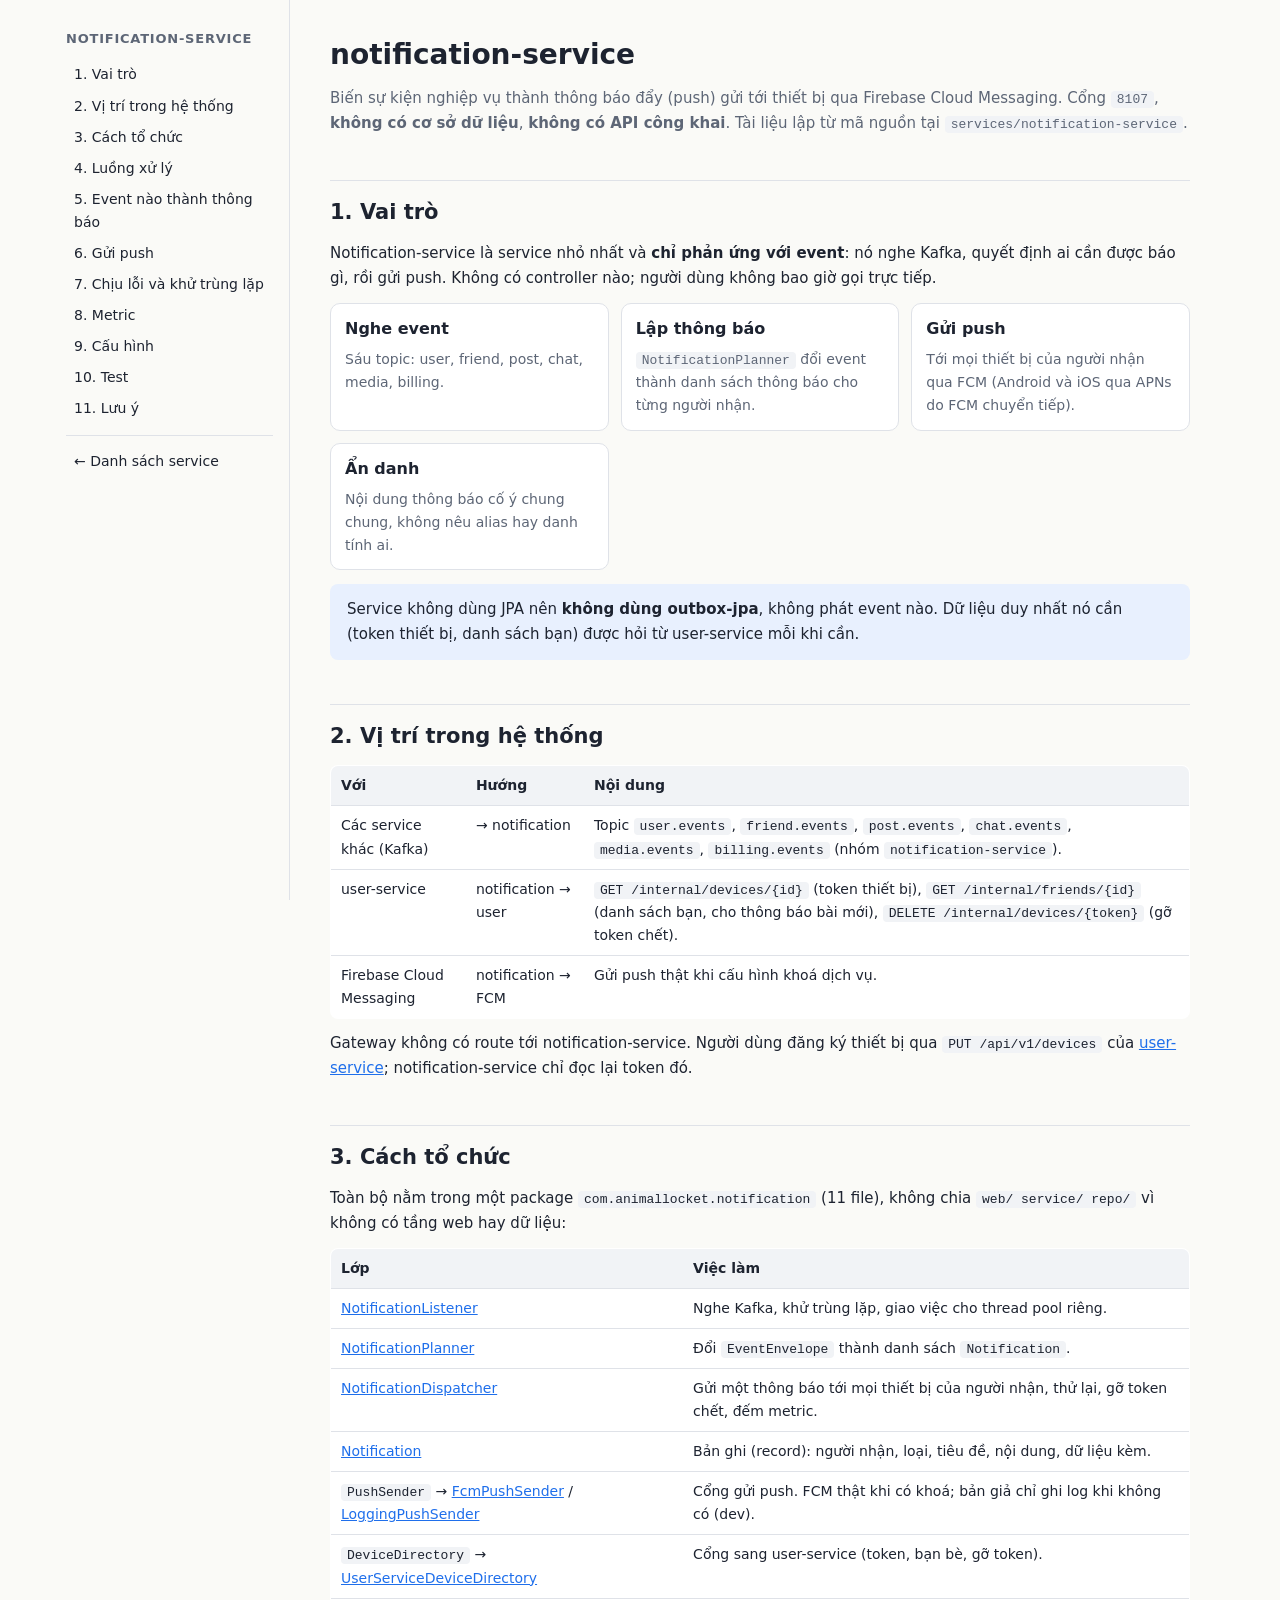
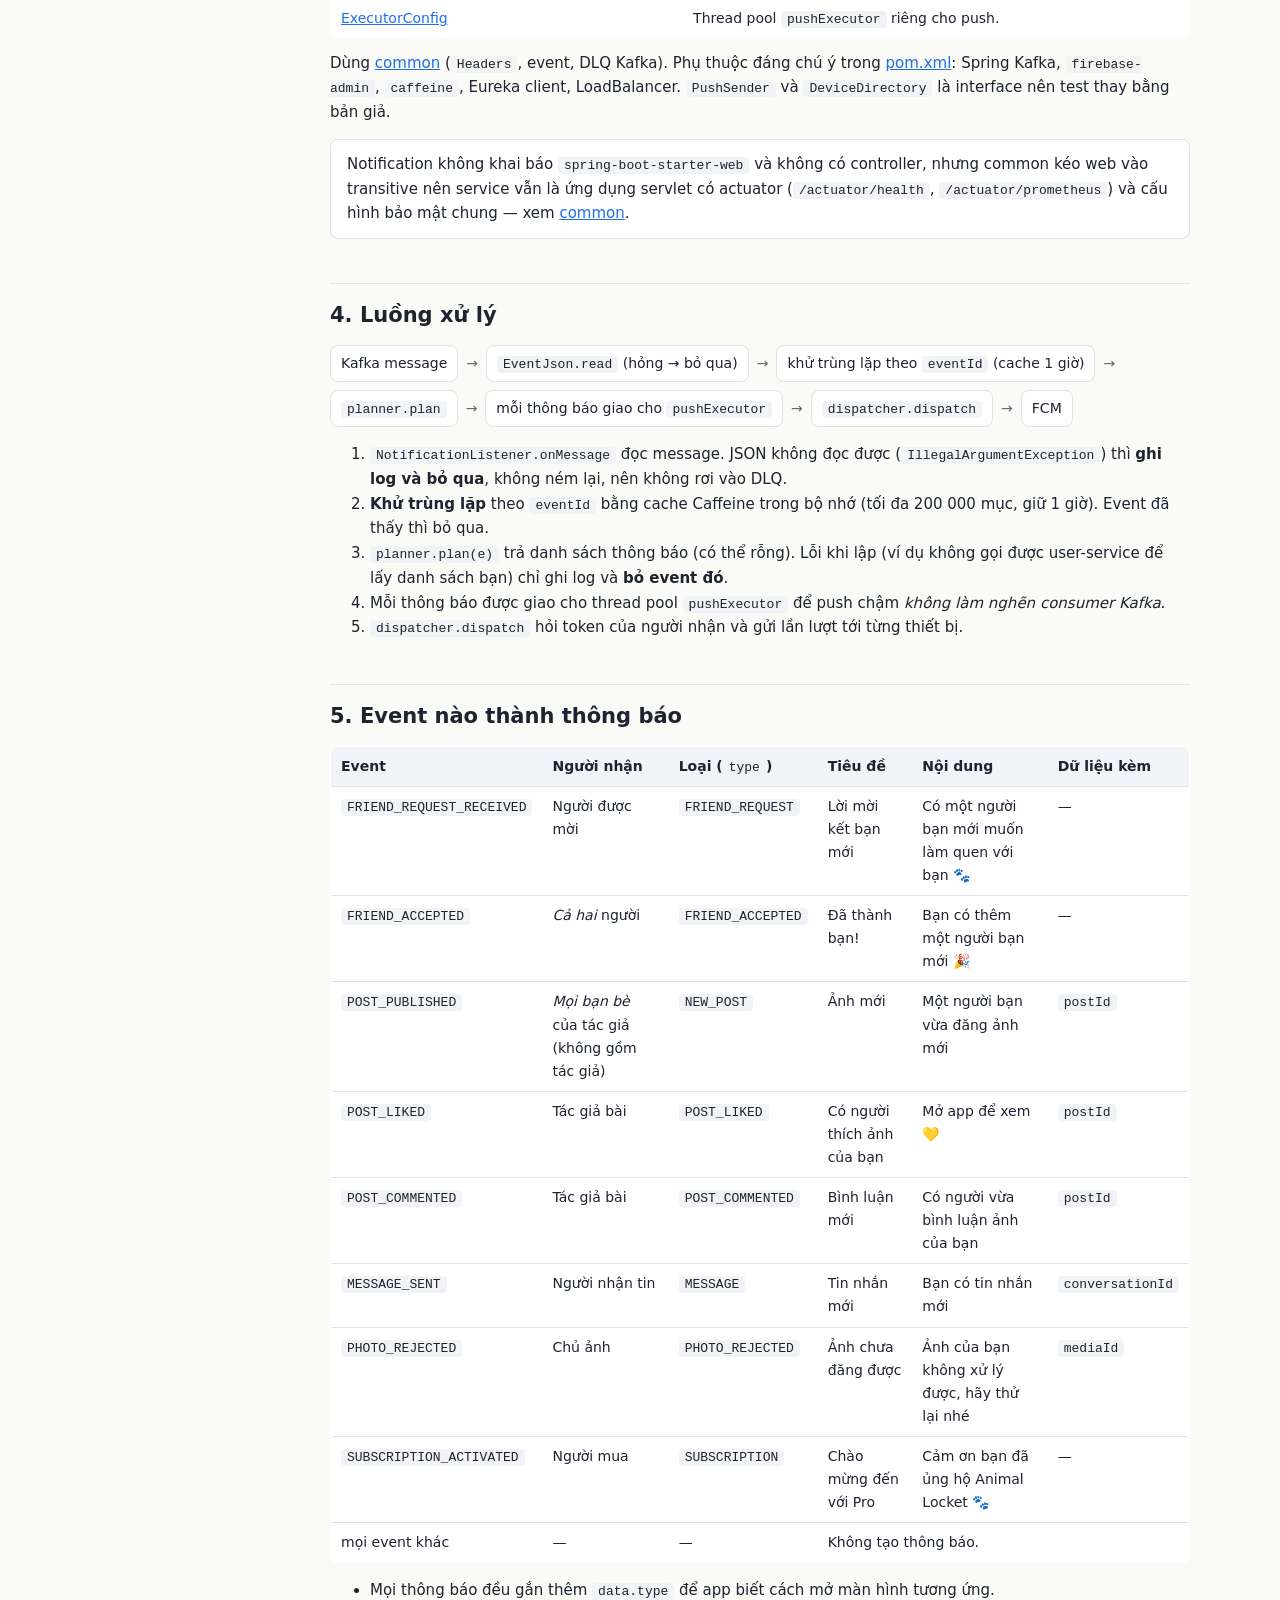
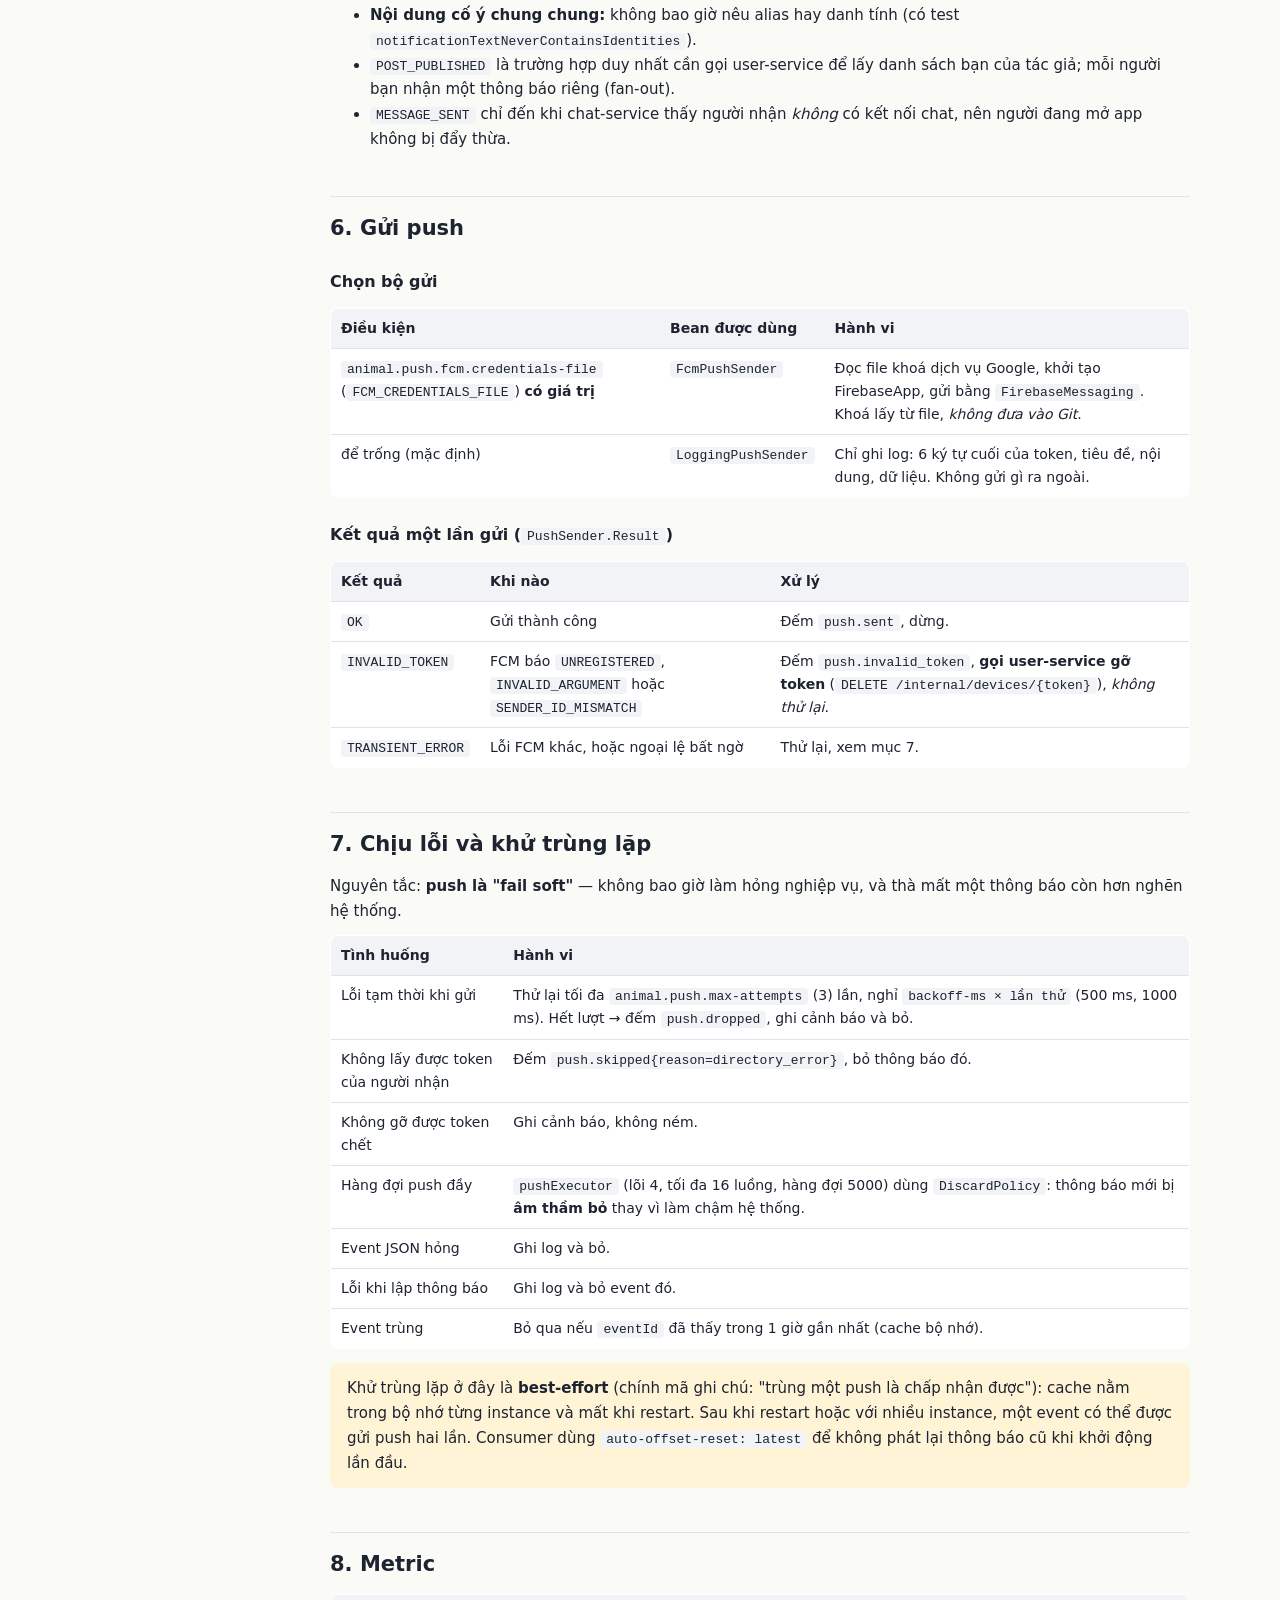
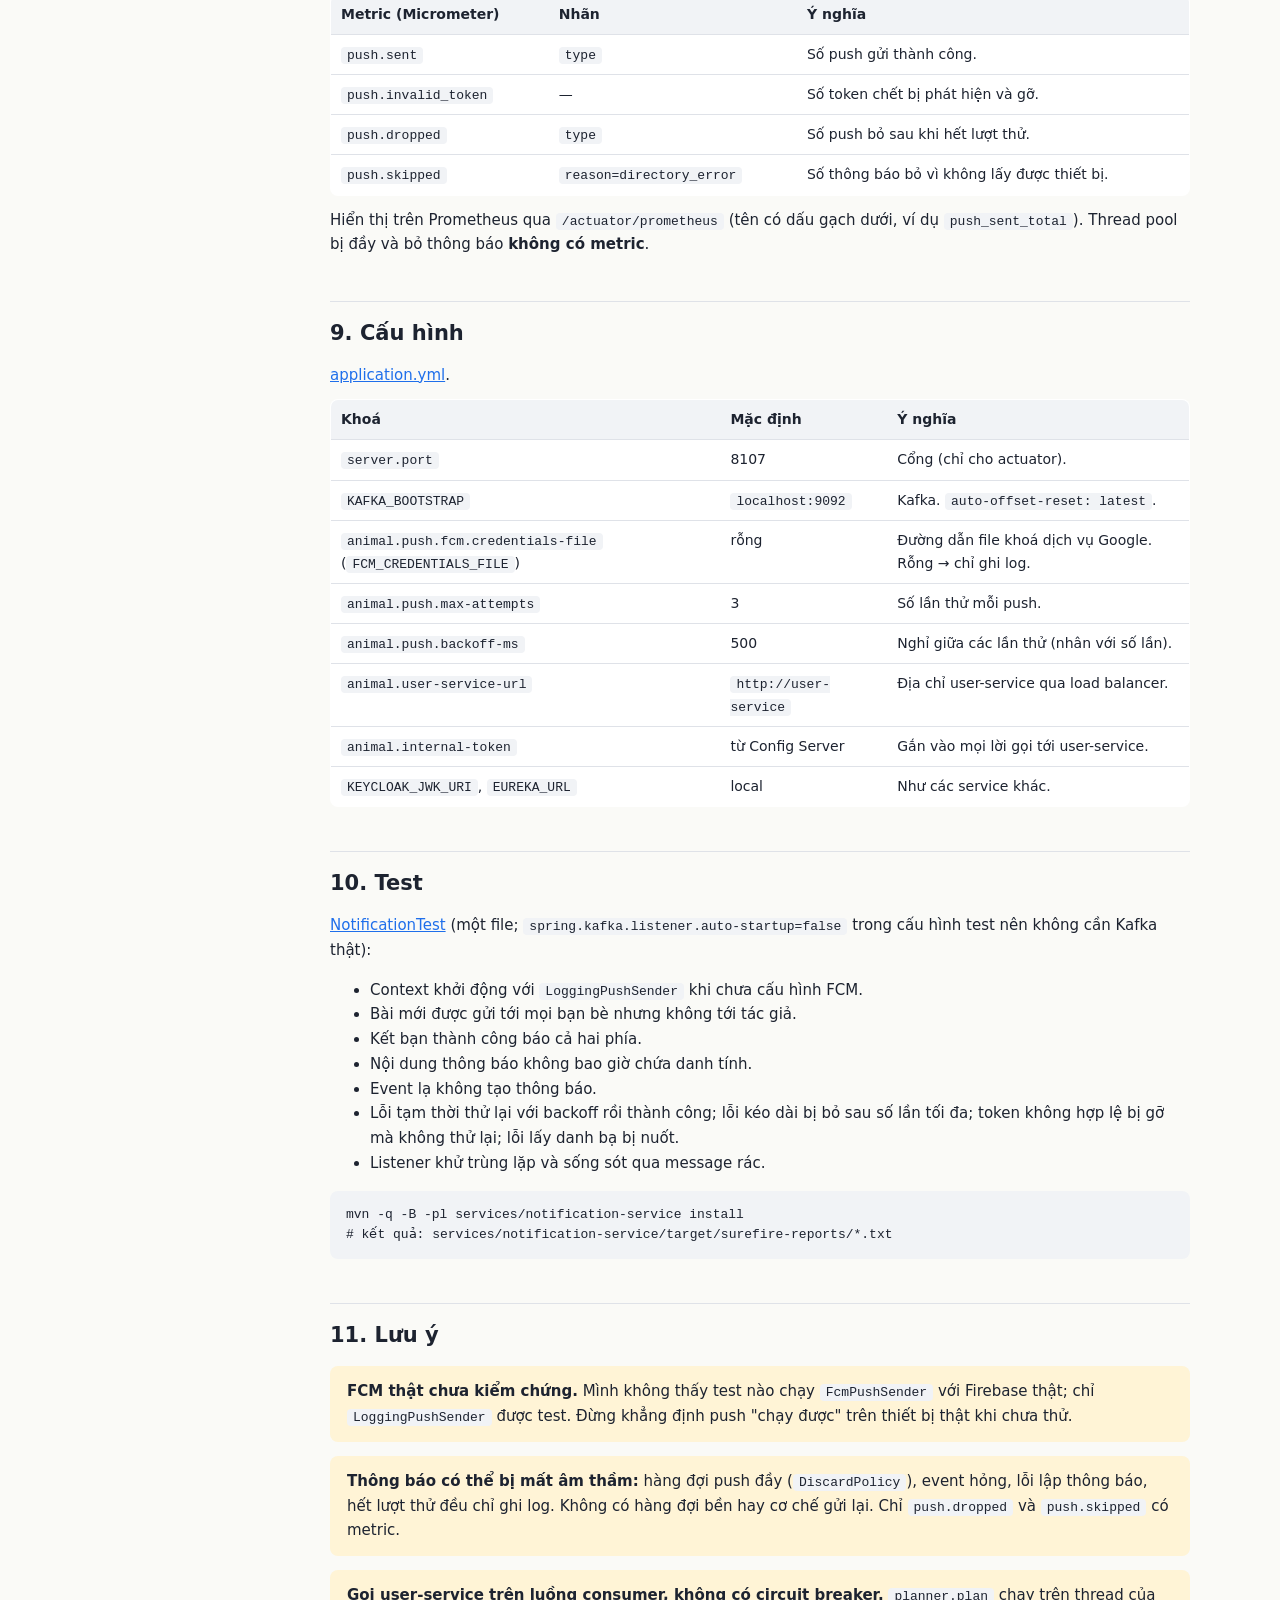
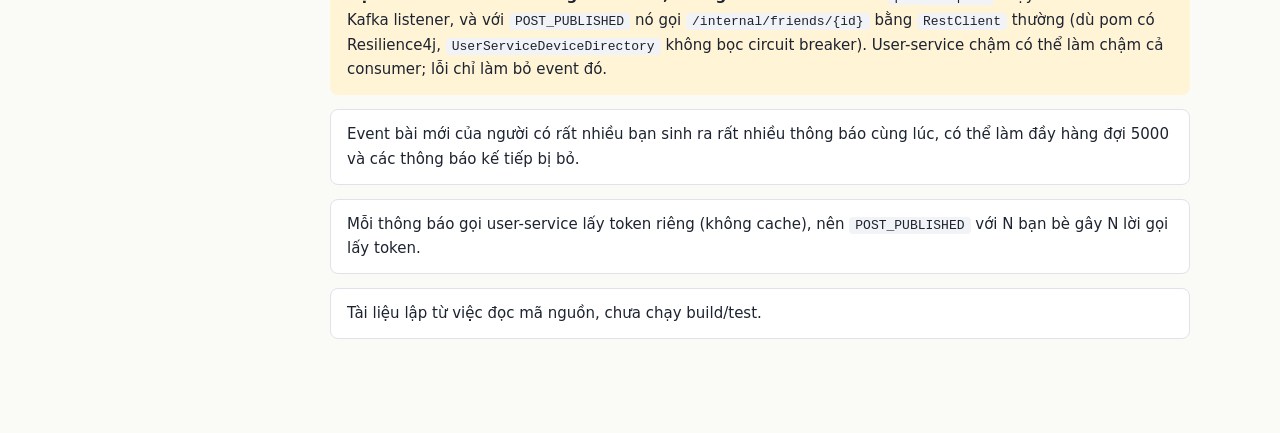
<file: services/notification-service-guide.html>
<!DOCTYPE html>
<html lang="vi">
<head>
<meta charset="utf-8">
<meta name="viewport" content="width=device-width, initial-scale=1">
<title>notification-service — Tài liệu chi tiết</title>
<link rel="stylesheet" href="guide.css">
</head>
<body>
<div class="layout">
<nav>
  <b>notification-service</b>
  <a href="#vai-tro">1. Vai trò</a>
  <a href="#vi-tri">2. Vị trí trong hệ thống</a>
  <a href="#cau-truc">3. Cách tổ chức</a>
  <a href="#luong">4. Luồng xử lý</a>
  <a href="#bang-tb">5. Event nào thành thông báo</a>
  <a href="#gui">6. Gửi push</a>
  <a href="#chiu-loi">7. Chịu lỗi và khử trùng lặp</a>
  <a href="#metric">8. Metric</a>
  <a href="#cau-hinh">9. Cấu hình</a>
  <a href="#test">10. Test</a>
  <a href="#luu-y">11. Lưu ý</a>
  <hr>
  <a href="index.html">← Danh sách service</a>
</nav>
<main>

<h1>notification-service</h1>
<p class="sub">Biến sự kiện nghiệp vụ thành thông báo đẩy (push) gửi tới thiết bị qua Firebase Cloud Messaging. Cổng <code>8107</code>, <strong>không có cơ sở dữ liệu</strong>, <strong>không có API công khai</strong>. Tài liệu lập từ mã nguồn tại <code>services/notification-service</code>.</p>

<!-- ============ 1 ============ -->
<h2 id="vai-tro">1. Vai trò</h2>
<p>Notification-service là service nhỏ nhất và <strong>chỉ phản ứng với event</strong>: nó nghe Kafka, quyết định ai cần được báo gì, rồi gửi push. Không có controller nào; người dùng không bao giờ gọi trực tiếp.</p>
<div class="grid">
  <div class="card"><h3>Nghe event</h3><p>Sáu topic: user, friend, post, chat, media, billing.</p></div>
  <div class="card"><h3>Lập thông báo</h3><p><code>NotificationPlanner</code> đổi event thành danh sách thông báo cho từng người nhận.</p></div>
  <div class="card"><h3>Gửi push</h3><p>Tới mọi thiết bị của người nhận qua FCM (Android và iOS qua APNs do FCM chuyển tiếp).</p></div>
  <div class="card"><h3>Ẩn danh</h3><p>Nội dung thông báo cố ý chung chung, không nêu alias hay danh tính ai.</p></div>
</div>
<div class="box info">Service không dùng JPA nên <strong>không dùng outbox-jpa</strong>, không phát event nào. Dữ liệu duy nhất nó cần (token thiết bị, danh sách bạn) được hỏi từ user-service mỗi khi cần.</div>

<!-- ============ 2 ============ -->
<h2 id="vi-tri">2. Vị trí trong hệ thống</h2>
<table>
  <tr><th>Với</th><th>Hướng</th><th>Nội dung</th></tr>
  <tr><td>Các service khác (Kafka)</td><td>→ notification</td><td>Topic <code>user.events</code>, <code>friend.events</code>, <code>post.events</code>, <code>chat.events</code>, <code>media.events</code>, <code>billing.events</code> (nhóm <code>notification-service</code>).</td></tr>
  <tr><td>user-service</td><td>notification → user</td><td><code>GET /internal/devices/{id}</code> (token thiết bị), <code>GET /internal/friends/{id}</code> (danh sách bạn, cho thông báo bài mới), <code>DELETE /internal/devices/{token}</code> (gỡ token chết).</td></tr>
  <tr><td>Firebase Cloud Messaging</td><td>notification → FCM</td><td>Gửi push thật khi cấu hình khoá dịch vụ.</td></tr>
</table>
<p>Gateway không có route tới notification-service. Người dùng đăng ký thiết bị qua <code>PUT /api/v1/devices</code> của <a href="user-service-guide.html">user-service</a>; notification-service chỉ đọc lại token đó.</p>

<!-- ============ 3 ============ -->
<h2 id="cau-truc">3. Cách tổ chức</h2>
<p>Toàn bộ nằm trong một package <code>com.animallocket.notification</code> (11 file), không chia <code>web/ service/ repo/</code> vì không có tầng web hay dữ liệu:</p>
<table>
  <tr><th>Lớp</th><th>Việc làm</th></tr>
  <tr><td><a href="notification-service/src/main/java/com/animallocket/notification/NotificationListener.java">NotificationListener</a></td><td>Nghe Kafka, khử trùng lặp, giao việc cho thread pool riêng.</td></tr>
  <tr><td><a href="notification-service/src/main/java/com/animallocket/notification/NotificationPlanner.java">NotificationPlanner</a></td><td>Đổi <code>EventEnvelope</code> thành danh sách <code>Notification</code>.</td></tr>
  <tr><td><a href="notification-service/src/main/java/com/animallocket/notification/NotificationDispatcher.java">NotificationDispatcher</a></td><td>Gửi một thông báo tới mọi thiết bị của người nhận, thử lại, gỡ token chết, đếm metric.</td></tr>
  <tr><td><a href="notification-service/src/main/java/com/animallocket/notification/Notification.java">Notification</a></td><td>Bản ghi (record): người nhận, loại, tiêu đề, nội dung, dữ liệu kèm.</td></tr>
  <tr><td><code>PushSender</code> → <a href="notification-service/src/main/java/com/animallocket/notification/FcmPushSender.java">FcmPushSender</a> / <a href="notification-service/src/main/java/com/animallocket/notification/LoggingPushSender.java">LoggingPushSender</a></td><td>Cổng gửi push. FCM thật khi có khoá; bản giả chỉ ghi log khi không có (dev).</td></tr>
  <tr><td><code>DeviceDirectory</code> → <a href="notification-service/src/main/java/com/animallocket/notification/UserServiceDeviceDirectory.java">UserServiceDeviceDirectory</a></td><td>Cổng sang user-service (token, bạn bè, gỡ token).</td></tr>
  <tr><td><a href="notification-service/src/main/java/com/animallocket/notification/ExecutorConfig.java">ExecutorConfig</a></td><td>Thread pool <code>pushExecutor</code> riêng cho push.</td></tr>
</table>
<p>Dùng <a href="../libs/common-guide.html">common</a> (<code>Headers</code>, event, DLQ Kafka). Phụ thuộc đáng chú ý trong <a href="notification-service/pom.xml">pom.xml</a>: Spring Kafka, <code>firebase-admin</code>, <code>caffeine</code>, Eureka client, LoadBalancer. <code>PushSender</code> và <code>DeviceDirectory</code> là interface nên test thay bằng bản giả.</p>
<div class="box">Notification không khai báo <code>spring-boot-starter-web</code> và không có controller, nhưng common kéo web vào transitive nên service vẫn là ứng dụng servlet có actuator (<code>/actuator/health</code>, <code>/actuator/prometheus</code>) và cấu hình bảo mật chung — xem <a href="../libs/common-guide.html">common</a>.</div>

<!-- ============ 4 ============ -->
<h2 id="luong">4. Luồng xử lý</h2>
<div class="flow">
  <span class="n">Kafka message</span><span class="ar">→</span>
  <span class="n"><code>EventJson.read</code> (hỏng → bỏ qua)</span><span class="ar">→</span>
  <span class="n">khử trùng lặp theo <code>eventId</code> (cache 1 giờ)</span><span class="ar">→</span>
  <span class="n"><code>planner.plan</code></span><span class="ar">→</span>
  <span class="n">mỗi thông báo giao cho <code>pushExecutor</code></span><span class="ar">→</span>
  <span class="n"><code>dispatcher.dispatch</code></span><span class="ar">→</span>
  <span class="n">FCM</span>
</div>
<ol>
  <li><code>NotificationListener.onMessage</code> đọc message. JSON không đọc được (<code>IllegalArgumentException</code>) thì <strong>ghi log và bỏ qua</strong>, không ném lại, nên không rơi vào DLQ.</li>
  <li><strong>Khử trùng lặp</strong> theo <code>eventId</code> bằng cache Caffeine trong bộ nhớ (tối đa 200 000 mục, giữ 1 giờ). Event đã thấy thì bỏ qua.</li>
  <li><code>planner.plan(e)</code> trả danh sách thông báo (có thể rỗng). Lỗi khi lập (ví dụ không gọi được user-service để lấy danh sách bạn) chỉ ghi log và <strong>bỏ event đó</strong>.</li>
  <li>Mỗi thông báo được giao cho thread pool <code>pushExecutor</code> để push chậm <em>không làm nghẽn consumer Kafka</em>.</li>
  <li><code>dispatcher.dispatch</code> hỏi token của người nhận và gửi lần lượt tới từng thiết bị.</li>
</ol>

<!-- ============ 5 ============ -->
<h2 id="bang-tb">5. Event nào thành thông báo</h2>
<table>
  <tr><th>Event</th><th>Người nhận</th><th>Loại (<code>type</code>)</th><th>Tiêu đề</th><th>Nội dung</th><th>Dữ liệu kèm</th></tr>
  <tr><td><code>FRIEND_REQUEST_RECEIVED</code></td><td>Người được mời</td><td><code>FRIEND_REQUEST</code></td><td>Lời mời kết bạn mới</td><td>Có một người bạn mới muốn làm quen với bạn 🐾</td><td>—</td></tr>
  <tr><td><code>FRIEND_ACCEPTED</code></td><td><em>Cả hai</em> người</td><td><code>FRIEND_ACCEPTED</code></td><td>Đã thành bạn!</td><td>Bạn có thêm một người bạn mới 🎉</td><td>—</td></tr>
  <tr><td><code>POST_PUBLISHED</code></td><td><em>Mọi bạn bè</em> của tác giả (không gồm tác giả)</td><td><code>NEW_POST</code></td><td>Ảnh mới</td><td>Một người bạn vừa đăng ảnh mới</td><td><code>postId</code></td></tr>
  <tr><td><code>POST_LIKED</code></td><td>Tác giả bài</td><td><code>POST_LIKED</code></td><td>Có người thích ảnh của bạn</td><td>Mở app để xem 💛</td><td><code>postId</code></td></tr>
  <tr><td><code>POST_COMMENTED</code></td><td>Tác giả bài</td><td><code>POST_COMMENTED</code></td><td>Bình luận mới</td><td>Có người vừa bình luận ảnh của bạn</td><td><code>postId</code></td></tr>
  <tr><td><code>MESSAGE_SENT</code></td><td>Người nhận tin</td><td><code>MESSAGE</code></td><td>Tin nhắn mới</td><td>Bạn có tin nhắn mới</td><td><code>conversationId</code></td></tr>
  <tr><td><code>PHOTO_REJECTED</code></td><td>Chủ ảnh</td><td><code>PHOTO_REJECTED</code></td><td>Ảnh chưa đăng được</td><td>Ảnh của bạn không xử lý được, hãy thử lại nhé</td><td><code>mediaId</code></td></tr>
  <tr><td><code>SUBSCRIPTION_ACTIVATED</code></td><td>Người mua</td><td><code>SUBSCRIPTION</code></td><td>Chào mừng đến với Pro</td><td>Cảm ơn bạn đã ủng hộ Animal Locket 🐾</td><td>—</td></tr>
  <tr><td>mọi event khác</td><td>—</td><td>—</td><td colspan="3">Không tạo thông báo.</td></tr>
</table>
<ul>
  <li>Mọi thông báo đều gắn thêm <code>data.type</code> để app biết cách mở màn hình tương ứng.</li>
  <li><strong>Nội dung cố ý chung chung:</strong> không bao giờ nêu alias hay danh tính (có test <code>notificationTextNeverContainsIdentities</code>).</li>
  <li><code>POST_PUBLISHED</code> là trường hợp duy nhất cần gọi user-service để lấy danh sách bạn của tác giả; mỗi người bạn nhận một thông báo riêng (fan-out).</li>
  <li><code>MESSAGE_SENT</code> chỉ đến khi chat-service thấy người nhận <em>không</em> có kết nối chat, nên người đang mở app không bị đẩy thừa.</li>
</ul>

<!-- ============ 6 ============ -->
<h2 id="gui">6. Gửi push</h2>
<h3>Chọn bộ gửi</h3>
<table>
  <tr><th>Điều kiện</th><th>Bean được dùng</th><th>Hành vi</th></tr>
  <tr><td><code>animal.push.fcm.credentials-file</code> (<code>FCM_CREDENTIALS_FILE</code>) <strong>có giá trị</strong></td><td><code>FcmPushSender</code></td><td>Đọc file khoá dịch vụ Google, khởi tạo FirebaseApp, gửi bằng <code>FirebaseMessaging</code>. Khoá lấy từ file, <em>không đưa vào Git</em>.</td></tr>
  <tr><td>để trống (mặc định)</td><td><code>LoggingPushSender</code></td><td>Chỉ ghi log: 6 ký tự cuối của token, tiêu đề, nội dung, dữ liệu. Không gửi gì ra ngoài.</td></tr>
</table>
<h3>Kết quả một lần gửi (<code>PushSender.Result</code>)</h3>
<table>
  <tr><th>Kết quả</th><th>Khi nào</th><th>Xử lý</th></tr>
  <tr><td><code>OK</code></td><td>Gửi thành công</td><td>Đếm <code>push.sent</code>, dừng.</td></tr>
  <tr><td><code>INVALID_TOKEN</code></td><td>FCM báo <code>UNREGISTERED</code>, <code>INVALID_ARGUMENT</code> hoặc <code>SENDER_ID_MISMATCH</code></td><td>Đếm <code>push.invalid_token</code>, <strong>gọi user-service gỡ token</strong> (<code>DELETE /internal/devices/{token}</code>), <em>không thử lại</em>.</td></tr>
  <tr><td><code>TRANSIENT_ERROR</code></td><td>Lỗi FCM khác, hoặc ngoại lệ bất ngờ</td><td>Thử lại, xem mục 7.</td></tr>
</table>

<!-- ============ 7 ============ -->
<h2 id="chiu-loi">7. Chịu lỗi và khử trùng lặp</h2>
<p>Nguyên tắc: <strong>push là "fail soft"</strong> — không bao giờ làm hỏng nghiệp vụ, và thà mất một thông báo còn hơn nghẽn hệ thống.</p>
<table>
  <tr><th>Tình huống</th><th>Hành vi</th></tr>
  <tr><td>Lỗi tạm thời khi gửi</td><td>Thử lại tối đa <code>animal.push.max-attempts</code> (3) lần, nghỉ <code>backoff-ms × lần thử</code> (500 ms, 1000 ms). Hết lượt → đếm <code>push.dropped</code>, ghi cảnh báo và bỏ.</td></tr>
  <tr><td>Không lấy được token của người nhận</td><td>Đếm <code>push.skipped{reason=directory_error}</code>, bỏ thông báo đó.</td></tr>
  <tr><td>Không gỡ được token chết</td><td>Ghi cảnh báo, không ném.</td></tr>
  <tr><td>Hàng đợi push đầy</td><td><code>pushExecutor</code> (lõi 4, tối đa 16 luồng, hàng đợi 5000) dùng <code>DiscardPolicy</code>: thông báo mới bị <strong>âm thầm bỏ</strong> thay vì làm chậm hệ thống.</td></tr>
  <tr><td>Event JSON hỏng</td><td>Ghi log và bỏ.</td></tr>
  <tr><td>Lỗi khi lập thông báo</td><td>Ghi log và bỏ event đó.</td></tr>
  <tr><td>Event trùng</td><td>Bỏ qua nếu <code>eventId</code> đã thấy trong 1 giờ gần nhất (cache bộ nhớ).</td></tr>
</table>
<div class="box warn">Khử trùng lặp ở đây là <strong>best-effort</strong> (chính mã ghi chú: "trùng một push là chấp nhận được"): cache nằm trong bộ nhớ từng instance và mất khi restart. Sau khi restart hoặc với nhiều instance, một event có thể được gửi push hai lần. Consumer dùng <code>auto-offset-reset: latest</code> để không phát lại thông báo cũ khi khởi động lần đầu.</div>

<!-- ============ 8 ============ -->
<h2 id="metric">8. Metric</h2>
<table>
  <tr><th>Metric (Micrometer)</th><th>Nhãn</th><th>Ý nghĩa</th></tr>
  <tr><td><code>push.sent</code></td><td><code>type</code></td><td>Số push gửi thành công.</td></tr>
  <tr><td><code>push.invalid_token</code></td><td>—</td><td>Số token chết bị phát hiện và gỡ.</td></tr>
  <tr><td><code>push.dropped</code></td><td><code>type</code></td><td>Số push bỏ sau khi hết lượt thử.</td></tr>
  <tr><td><code>push.skipped</code></td><td><code>reason=directory_error</code></td><td>Số thông báo bỏ vì không lấy được thiết bị.</td></tr>
</table>
<p>Hiển thị trên Prometheus qua <code>/actuator/prometheus</code> (tên có dấu gạch dưới, ví dụ <code>push_sent_total</code>). Thread pool bị đầy và bỏ thông báo <strong>không có metric</strong>.</p>

<!-- ============ 9 ============ -->
<h2 id="cau-hinh">9. Cấu hình</h2>
<p><a href="notification-service/src/main/resources/application.yml">application.yml</a>.</p>
<table>
  <tr><th>Khoá</th><th>Mặc định</th><th>Ý nghĩa</th></tr>
  <tr><td><code>server.port</code></td><td>8107</td><td>Cổng (chỉ cho actuator).</td></tr>
  <tr><td><code>KAFKA_BOOTSTRAP</code></td><td><code>localhost:9092</code></td><td>Kafka. <code>auto-offset-reset: latest</code>.</td></tr>
  <tr><td><code>animal.push.fcm.credentials-file</code> (<code>FCM_CREDENTIALS_FILE</code>)</td><td>rỗng</td><td>Đường dẫn file khoá dịch vụ Google. Rỗng → chỉ ghi log.</td></tr>
  <tr><td><code>animal.push.max-attempts</code></td><td>3</td><td>Số lần thử mỗi push.</td></tr>
  <tr><td><code>animal.push.backoff-ms</code></td><td>500</td><td>Nghỉ giữa các lần thử (nhân với số lần).</td></tr>
  <tr><td><code>animal.user-service-url</code></td><td><code>http://user-service</code></td><td>Địa chỉ user-service qua load balancer.</td></tr>
  <tr><td><code>animal.internal-token</code></td><td>từ Config Server</td><td>Gắn vào mọi lời gọi tới user-service.</td></tr>
  <tr><td><code>KEYCLOAK_JWK_URI</code>, <code>EUREKA_URL</code></td><td>local</td><td>Như các service khác.</td></tr>
</table>

<!-- ============ 10 ============ -->
<h2 id="test">10. Test</h2>
<p><a href="notification-service/src/test/java/com/animallocket/notification/NotificationTest.java">NotificationTest</a> (một file; <code>spring.kafka.listener.auto-startup=false</code> trong cấu hình test nên không cần Kafka thật):</p>
<ul>
  <li>Context khởi động với <code>LoggingPushSender</code> khi chưa cấu hình FCM.</li>
  <li>Bài mới được gửi tới mọi bạn bè nhưng không tới tác giả.</li>
  <li>Kết bạn thành công báo cả hai phía.</li>
  <li>Nội dung thông báo không bao giờ chứa danh tính.</li>
  <li>Event lạ không tạo thông báo.</li>
  <li>Lỗi tạm thời thử lại với backoff rồi thành công; lỗi kéo dài bị bỏ sau số lần tối đa; token không hợp lệ bị gỡ mà không thử lại; lỗi lấy danh bạ bị nuốt.</li>
  <li>Listener khử trùng lặp và sống sót qua message rác.</li>
</ul>
<pre><code>mvn -q -B -pl services/notification-service install
# kết quả: services/notification-service/target/surefire-reports/*.txt</code></pre>

<!-- ============ 11 ============ -->
<h2 id="luu-y">11. Lưu ý</h2>
<div class="box warn"><strong>FCM thật chưa kiểm chứng.</strong> Mình không thấy test nào chạy <code>FcmPushSender</code> với Firebase thật; chỉ <code>LoggingPushSender</code> được test. Đừng khẳng định push "chạy được" trên thiết bị thật khi chưa thử.</div>
<div class="box warn"><strong>Thông báo có thể bị mất âm thầm:</strong> hàng đợi push đầy (<code>DiscardPolicy</code>), event hỏng, lỗi lập thông báo, hết lượt thử đều chỉ ghi log. Không có hàng đợi bền hay cơ chế gửi lại. Chỉ <code>push.dropped</code> và <code>push.skipped</code> có metric.</div>
<div class="box warn"><strong>Gọi user-service trên luồng consumer, không có circuit breaker.</strong> <code>planner.plan</code> chạy trên thread của Kafka listener, và với <code>POST_PUBLISHED</code> nó gọi <code>/internal/friends/{id}</code> bằng <code>RestClient</code> thường (dù pom có Resilience4j, <code>UserServiceDeviceDirectory</code> không bọc circuit breaker). User-service chậm có thể làm chậm cả consumer; lỗi chỉ làm bỏ event đó.</div>
<div class="box">Event bài mới của người có rất nhiều bạn sinh ra rất nhiều thông báo cùng lúc, có thể làm đầy hàng đợi 5000 và các thông báo kế tiếp bị bỏ.</div>
<div class="box">Mỗi thông báo gọi user-service lấy token riêng (không cache), nên <code>POST_PUBLISHED</code> với N bạn bè gây N lời gọi lấy token.</div>
<div class="box">Tài liệu lập từ việc đọc mã nguồn, chưa chạy build/test.</div>

</main>
</div>
</body>
</html>
</file>
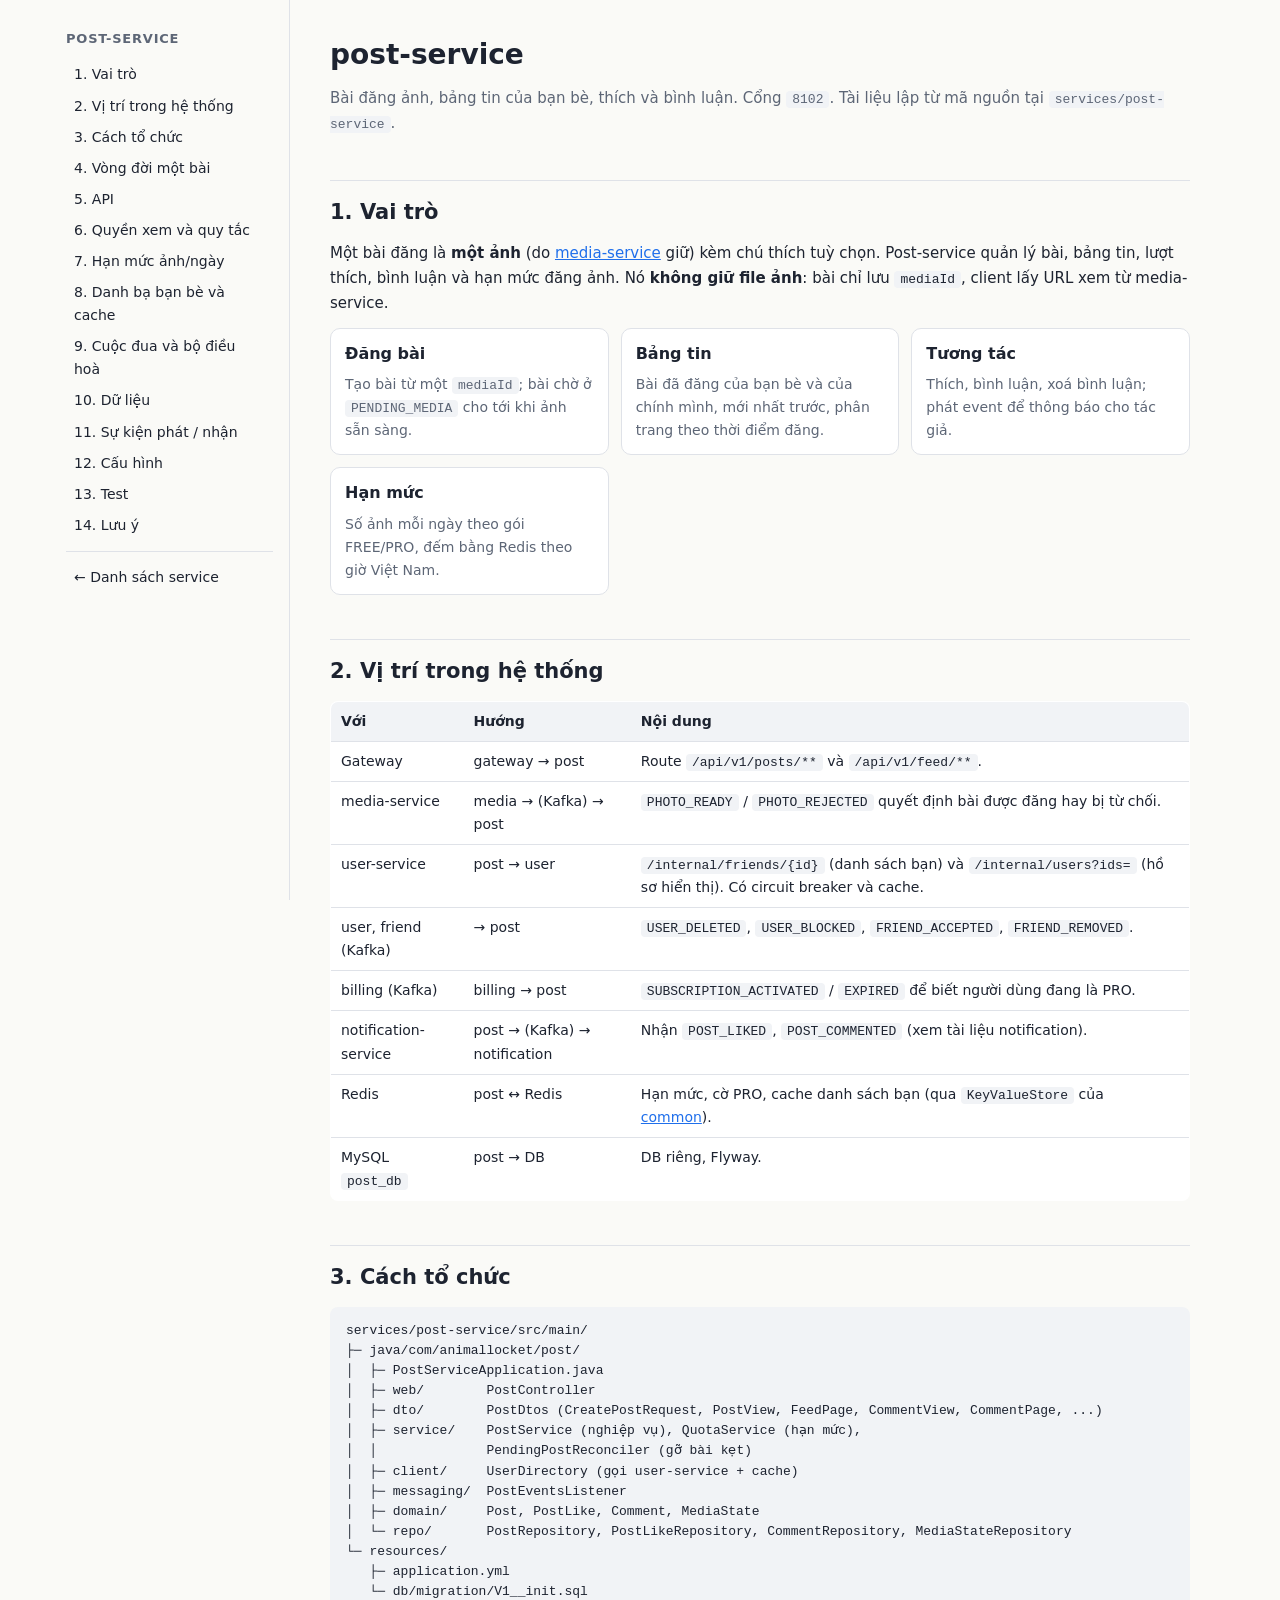
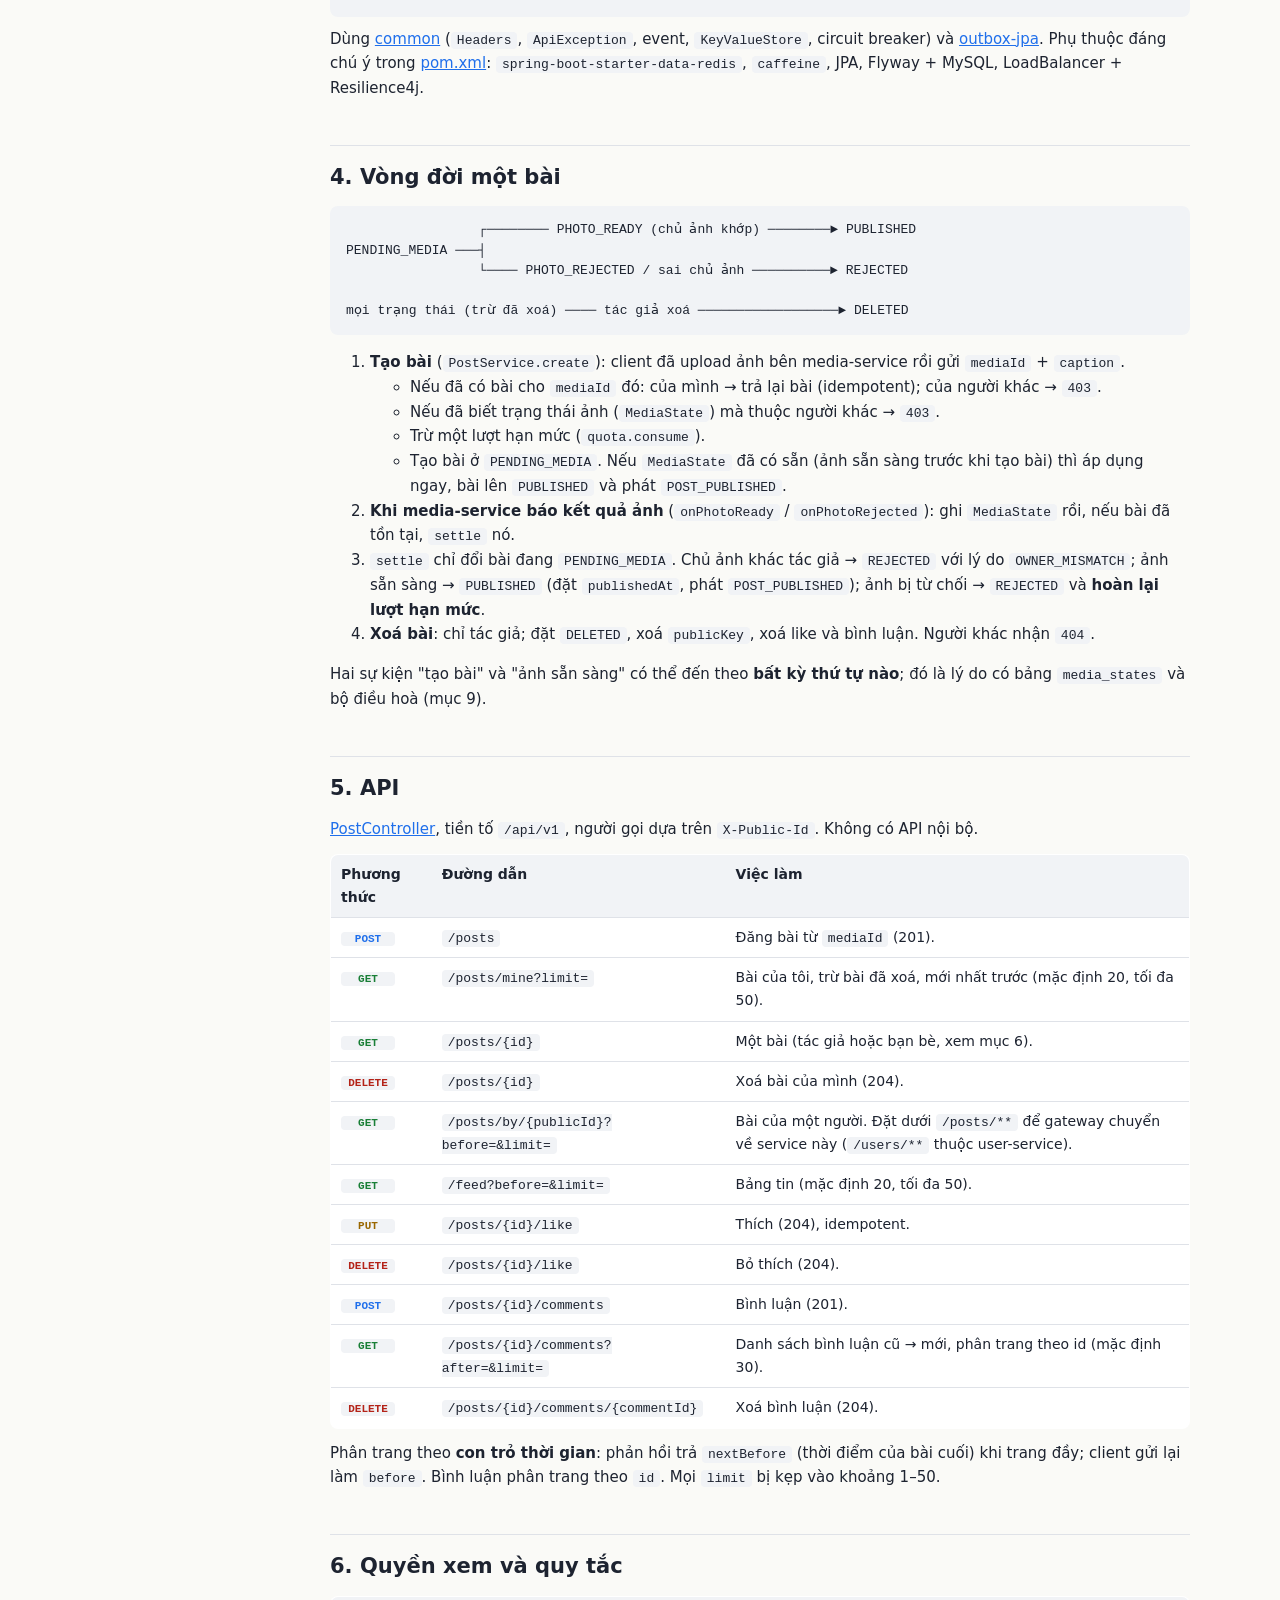
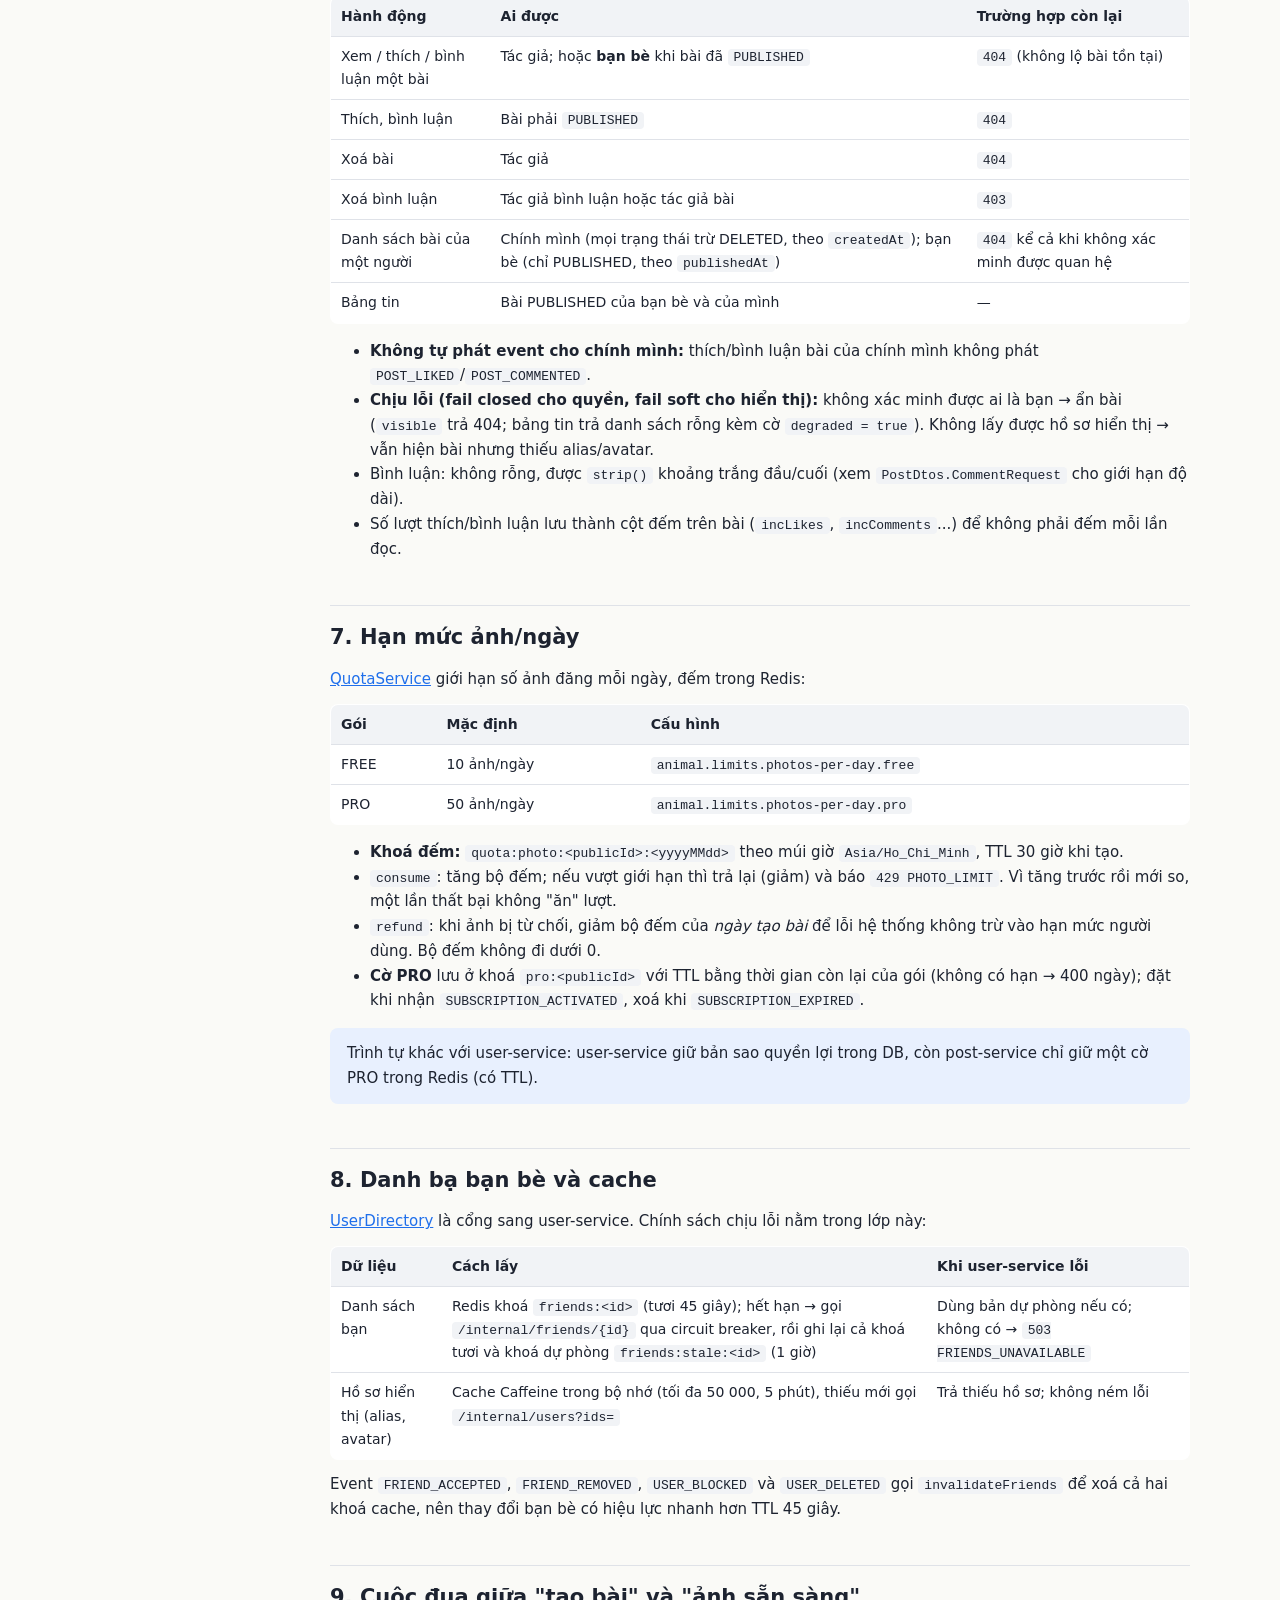
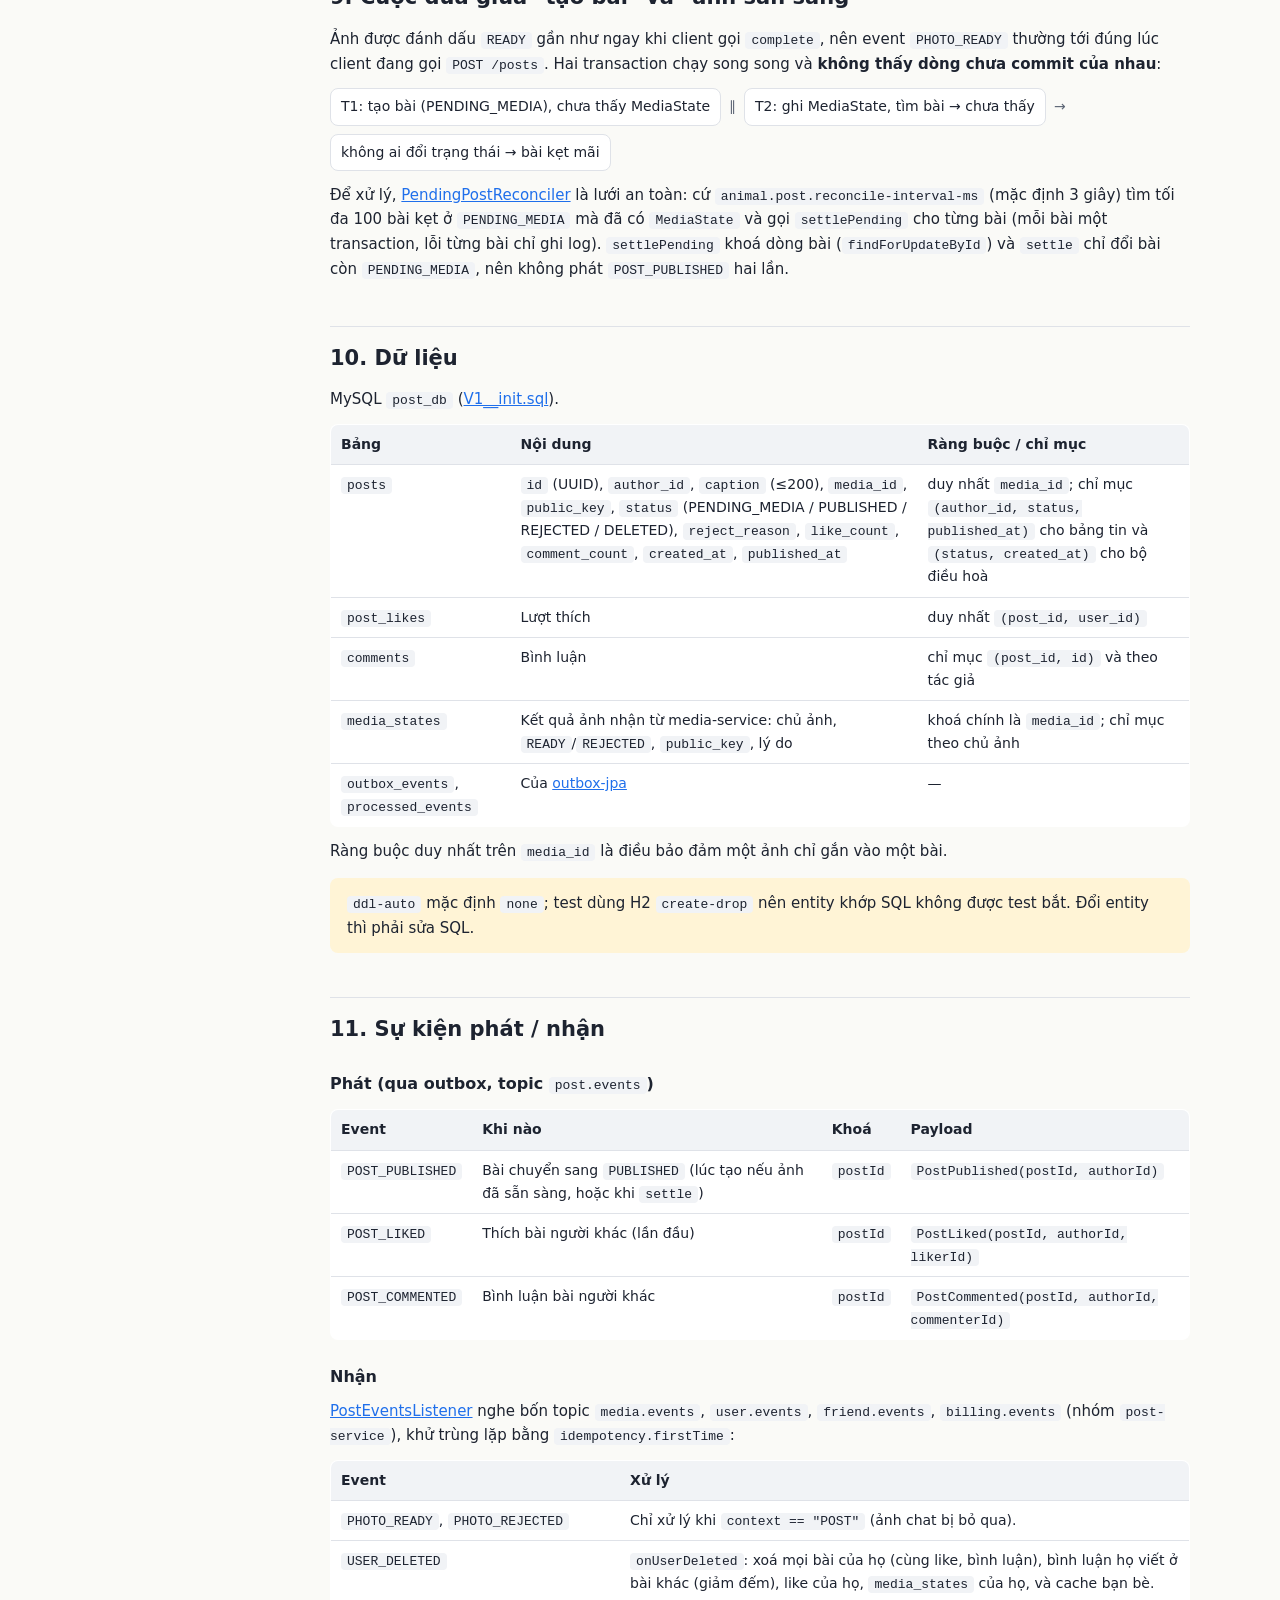
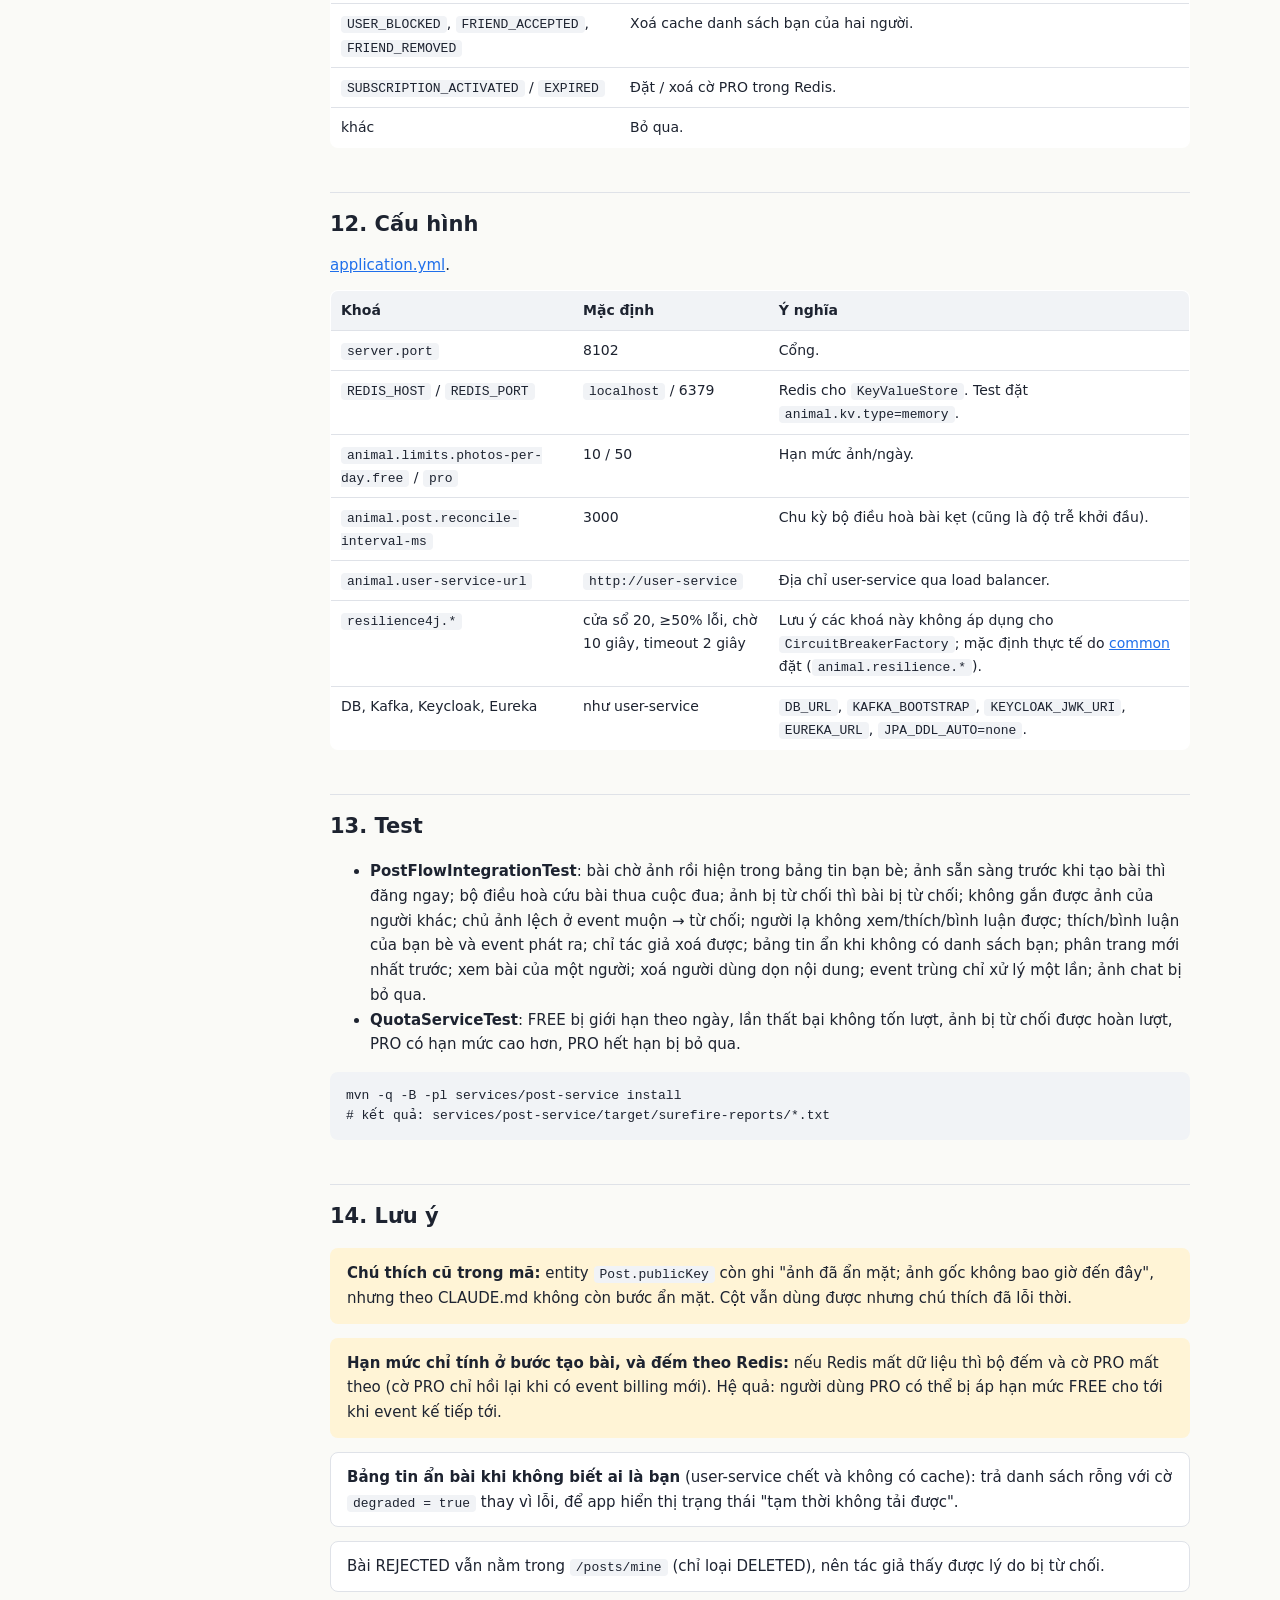
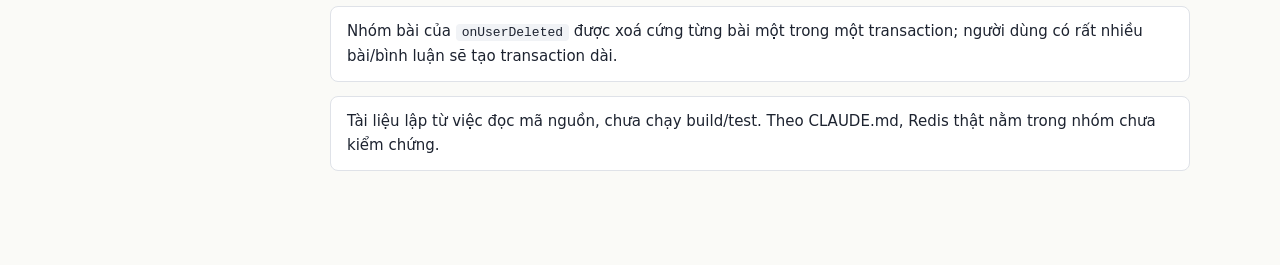
<file: services/post-service-guide.html>
<!DOCTYPE html>
<html lang="vi">
<head>
<meta charset="utf-8">
<meta name="viewport" content="width=device-width, initial-scale=1">
<title>post-service — Tài liệu chi tiết</title>
<link rel="stylesheet" href="guide.css">
</head>
<body>
<div class="layout">
<nav>
  <b>post-service</b>
  <a href="#vai-tro">1. Vai trò</a>
  <a href="#vi-tri">2. Vị trí trong hệ thống</a>
  <a href="#cau-truc">3. Cách tổ chức</a>
  <a href="#vong-doi">4. Vòng đời một bài</a>
  <a href="#api">5. API</a>
  <a href="#quy-tac">6. Quyền xem và quy tắc</a>
  <a href="#han-muc">7. Hạn mức ảnh/ngày</a>
  <a href="#user-dir">8. Danh bạ bạn bè và cache</a>
  <a href="#dua">9. Cuộc đua và bộ điều hoà</a>
  <a href="#du-lieu">10. Dữ liệu</a>
  <a href="#su-kien">11. Sự kiện phát / nhận</a>
  <a href="#cau-hinh">12. Cấu hình</a>
  <a href="#test">13. Test</a>
  <a href="#luu-y">14. Lưu ý</a>
  <hr>
  <a href="index.html">← Danh sách service</a>
</nav>
<main>

<h1>post-service</h1>
<p class="sub">Bài đăng ảnh, bảng tin của bạn bè, thích và bình luận. Cổng <code>8102</code>. Tài liệu lập từ mã nguồn tại <code>services/post-service</code>.</p>

<!-- ============ 1 ============ -->
<h2 id="vai-tro">1. Vai trò</h2>
<p>Một bài đăng là <strong>một ảnh</strong> (do <a href="media-service-guide.html">media-service</a> giữ) kèm chú thích tuỳ chọn. Post-service quản lý bài, bảng tin, lượt thích, bình luận và hạn mức đăng ảnh. Nó <strong>không giữ file ảnh</strong>: bài chỉ lưu <code>mediaId</code>, client lấy URL xem từ media-service.</p>
<div class="grid">
  <div class="card"><h3>Đăng bài</h3><p>Tạo bài từ một <code>mediaId</code>; bài chờ ở <code>PENDING_MEDIA</code> cho tới khi ảnh sẵn sàng.</p></div>
  <div class="card"><h3>Bảng tin</h3><p>Bài đã đăng của bạn bè và của chính mình, mới nhất trước, phân trang theo thời điểm đăng.</p></div>
  <div class="card"><h3>Tương tác</h3><p>Thích, bình luận, xoá bình luận; phát event để thông báo cho tác giả.</p></div>
  <div class="card"><h3>Hạn mức</h3><p>Số ảnh mỗi ngày theo gói FREE/PRO, đếm bằng Redis theo giờ Việt Nam.</p></div>
</div>

<!-- ============ 2 ============ -->
<h2 id="vi-tri">2. Vị trí trong hệ thống</h2>
<table>
  <tr><th>Với</th><th>Hướng</th><th>Nội dung</th></tr>
  <tr><td>Gateway</td><td>gateway → post</td><td>Route <code>/api/v1/posts/**</code> và <code>/api/v1/feed/**</code>.</td></tr>
  <tr><td>media-service</td><td>media → (Kafka) → post</td><td><code>PHOTO_READY</code> / <code>PHOTO_REJECTED</code> quyết định bài được đăng hay bị từ chối.</td></tr>
  <tr><td>user-service</td><td>post → user</td><td><code>/internal/friends/{id}</code> (danh sách bạn) và <code>/internal/users?ids=</code> (hồ sơ hiển thị). Có circuit breaker và cache.</td></tr>
  <tr><td>user, friend (Kafka)</td><td>→ post</td><td><code>USER_DELETED</code>, <code>USER_BLOCKED</code>, <code>FRIEND_ACCEPTED</code>, <code>FRIEND_REMOVED</code>.</td></tr>
  <tr><td>billing (Kafka)</td><td>billing → post</td><td><code>SUBSCRIPTION_ACTIVATED</code> / <code>EXPIRED</code> để biết người dùng đang là PRO.</td></tr>
  <tr><td>notification-service</td><td>post → (Kafka) → notification</td><td>Nhận <code>POST_LIKED</code>, <code>POST_COMMENTED</code> (xem tài liệu notification).</td></tr>
  <tr><td>Redis</td><td>post ↔ Redis</td><td>Hạn mức, cờ PRO, cache danh sách bạn (qua <code>KeyValueStore</code> của <a href="../libs/common-guide.html">common</a>).</td></tr>
  <tr><td>MySQL <code>post_db</code></td><td>post → DB</td><td>DB riêng, Flyway.</td></tr>
</table>

<!-- ============ 3 ============ -->
<h2 id="cau-truc">3. Cách tổ chức</h2>
<pre><code>services/post-service/src/main/
├─ java/com/animallocket/post/
│  ├─ PostServiceApplication.java
│  ├─ web/        PostController
│  ├─ dto/        PostDtos (CreatePostRequest, PostView, FeedPage, CommentView, CommentPage, ...)
│  ├─ service/    PostService (nghiệp vụ), QuotaService (hạn mức),
│  │              PendingPostReconciler (gỡ bài kẹt)
│  ├─ client/     UserDirectory (gọi user-service + cache)
│  ├─ messaging/  PostEventsListener
│  ├─ domain/     Post, PostLike, Comment, MediaState
│  └─ repo/       PostRepository, PostLikeRepository, CommentRepository, MediaStateRepository
└─ resources/
   ├─ application.yml
   └─ db/migration/V1__init.sql</code></pre>
<p>Dùng <a href="../libs/common-guide.html">common</a> (<code>Headers</code>, <code>ApiException</code>, event, <code>KeyValueStore</code>, circuit breaker) và <a href="../libs/outbox-jpa-guide.html">outbox-jpa</a>. Phụ thuộc đáng chú ý trong <a href="post-service/pom.xml">pom.xml</a>: <code>spring-boot-starter-data-redis</code>, <code>caffeine</code>, JPA, Flyway + MySQL, LoadBalancer + Resilience4j.</p>

<!-- ============ 4 ============ -->
<h2 id="vong-doi">4. Vòng đời một bài</h2>
<pre><code>                 ┌──────── PHOTO_READY (chủ ảnh khớp) ────────► PUBLISHED
PENDING_MEDIA ───┤
                 └──── PHOTO_REJECTED / sai chủ ảnh ──────────► REJECTED

mọi trạng thái (trừ đã xoá) ──── tác giả xoá ──────────────────► DELETED</code></pre>
<ol>
  <li><strong>Tạo bài</strong> (<code>PostService.create</code>): client đã upload ảnh bên media-service rồi gửi <code>mediaId</code> + <code>caption</code>.
    <ul>
      <li>Nếu đã có bài cho <code>mediaId</code> đó: của mình → trả lại bài (idempotent); của người khác → <code>403</code>.</li>
      <li>Nếu đã biết trạng thái ảnh (<code>MediaState</code>) mà thuộc người khác → <code>403</code>.</li>
      <li>Trừ một lượt hạn mức (<code>quota.consume</code>).</li>
      <li>Tạo bài ở <code>PENDING_MEDIA</code>. Nếu <code>MediaState</code> đã có sẵn (ảnh sẵn sàng trước khi tạo bài) thì áp dụng ngay, bài lên <code>PUBLISHED</code> và phát <code>POST_PUBLISHED</code>.</li>
    </ul>
  </li>
  <li><strong>Khi media-service báo kết quả ảnh</strong> (<code>onPhotoReady</code> / <code>onPhotoRejected</code>): ghi <code>MediaState</code> rồi, nếu bài đã tồn tại, <code>settle</code> nó.</li>
  <li><strong><code>settle</code></strong> chỉ đổi bài đang <code>PENDING_MEDIA</code>. Chủ ảnh khác tác giả → <code>REJECTED</code> với lý do <code>OWNER_MISMATCH</code>; ảnh sẵn sàng → <code>PUBLISHED</code> (đặt <code>publishedAt</code>, phát <code>POST_PUBLISHED</code>); ảnh bị từ chối → <code>REJECTED</code> và <strong>hoàn lại lượt hạn mức</strong>.</li>
  <li><strong>Xoá bài</strong>: chỉ tác giả; đặt <code>DELETED</code>, xoá <code>publicKey</code>, xoá like và bình luận. Người khác nhận <code>404</code>.</li>
</ol>
<p>Hai sự kiện "tạo bài" và "ảnh sẵn sàng" có thể đến theo <strong>bất kỳ thứ tự nào</strong>; đó là lý do có bảng <code>media_states</code> và bộ điều hoà (mục 9).</p>

<!-- ============ 5 ============ -->
<h2 id="api">5. API</h2>
<p><a href="post-service/src/main/java/com/animallocket/post/web/PostController.java">PostController</a>, tiền tố <code>/api/v1</code>, người gọi dựa trên <code>X-Public-Id</code>. Không có API nội bộ.</p>
<table>
  <tr><th>Phương thức</th><th>Đường dẫn</th><th>Việc làm</th></tr>
  <tr><td><span class="m post">POST</span></td><td><code>/posts</code></td><td>Đăng bài từ <code>mediaId</code> (201).</td></tr>
  <tr><td><span class="m get">GET</span></td><td><code>/posts/mine?limit=</code></td><td>Bài của tôi, trừ bài đã xoá, mới nhất trước (mặc định 20, tối đa 50).</td></tr>
  <tr><td><span class="m get">GET</span></td><td><code>/posts/{id}</code></td><td>Một bài (tác giả hoặc bạn bè, xem mục 6).</td></tr>
  <tr><td><span class="m del">DELETE</span></td><td><code>/posts/{id}</code></td><td>Xoá bài của mình (204).</td></tr>
  <tr><td><span class="m get">GET</span></td><td><code>/posts/by/{publicId}?before=&amp;limit=</code></td><td>Bài của một người. Đặt dưới <code>/posts/**</code> để gateway chuyển về service này (<code>/users/**</code> thuộc user-service).</td></tr>
  <tr><td><span class="m get">GET</span></td><td><code>/feed?before=&amp;limit=</code></td><td>Bảng tin (mặc định 20, tối đa 50).</td></tr>
  <tr><td><span class="m put">PUT</span></td><td><code>/posts/{id}/like</code></td><td>Thích (204), idempotent.</td></tr>
  <tr><td><span class="m del">DELETE</span></td><td><code>/posts/{id}/like</code></td><td>Bỏ thích (204).</td></tr>
  <tr><td><span class="m post">POST</span></td><td><code>/posts/{id}/comments</code></td><td>Bình luận (201).</td></tr>
  <tr><td><span class="m get">GET</span></td><td><code>/posts/{id}/comments?after=&amp;limit=</code></td><td>Danh sách bình luận cũ → mới, phân trang theo id (mặc định 30).</td></tr>
  <tr><td><span class="m del">DELETE</span></td><td><code>/posts/{id}/comments/{commentId}</code></td><td>Xoá bình luận (204).</td></tr>
</table>
<p>Phân trang theo <strong>con trỏ thời gian</strong>: phản hồi trả <code>nextBefore</code> (thời điểm của bài cuối) khi trang đầy; client gửi lại làm <code>before</code>. Bình luận phân trang theo <code>id</code>. Mọi <code>limit</code> bị kẹp vào khoảng 1–50.</p>

<!-- ============ 6 ============ -->
<h2 id="quy-tac">6. Quyền xem và quy tắc</h2>
<table>
  <tr><th>Hành động</th><th>Ai được</th><th>Trường hợp còn lại</th></tr>
  <tr><td>Xem / thích / bình luận một bài</td><td>Tác giả; hoặc <strong>bạn bè</strong> khi bài đã <code>PUBLISHED</code></td><td><code>404</code> (không lộ bài tồn tại)</td></tr>
  <tr><td>Thích, bình luận</td><td>Bài phải <code>PUBLISHED</code></td><td><code>404</code></td></tr>
  <tr><td>Xoá bài</td><td>Tác giả</td><td><code>404</code></td></tr>
  <tr><td>Xoá bình luận</td><td>Tác giả bình luận hoặc tác giả bài</td><td><code>403</code></td></tr>
  <tr><td>Danh sách bài của một người</td><td>Chính mình (mọi trạng thái trừ DELETED, theo <code>createdAt</code>); bạn bè (chỉ PUBLISHED, theo <code>publishedAt</code>)</td><td><code>404</code> kể cả khi không xác minh được quan hệ</td></tr>
  <tr><td>Bảng tin</td><td>Bài PUBLISHED của bạn bè và của mình</td><td>—</td></tr>
</table>
<ul>
  <li><strong>Không tự phát event cho chính mình:</strong> thích/bình luận bài của chính mình không phát <code>POST_LIKED</code>/<code>POST_COMMENTED</code>.</li>
  <li><strong>Chịu lỗi (fail closed cho quyền, fail soft cho hiển thị):</strong> không xác minh được ai là bạn → ẩn bài (<code>visible</code> trả 404; bảng tin trả danh sách rỗng kèm cờ <code>degraded = true</code>). Không lấy được hồ sơ hiển thị → vẫn hiện bài nhưng thiếu alias/avatar.</li>
  <li>Bình luận: không rỗng, được <code>strip()</code> khoảng trắng đầu/cuối (xem <code>PostDtos.CommentRequest</code> cho giới hạn độ dài).</li>
  <li>Số lượt thích/bình luận lưu thành cột đếm trên bài (<code>incLikes</code>, <code>incComments</code>...) để không phải đếm mỗi lần đọc.</li>
</ul>

<!-- ============ 7 ============ -->
<h2 id="han-muc">7. Hạn mức ảnh/ngày</h2>
<p><a href="post-service/src/main/java/com/animallocket/post/service/QuotaService.java">QuotaService</a> giới hạn số ảnh đăng mỗi ngày, đếm trong Redis:</p>
<table>
  <tr><th>Gói</th><th>Mặc định</th><th>Cấu hình</th></tr>
  <tr><td>FREE</td><td>10 ảnh/ngày</td><td><code>animal.limits.photos-per-day.free</code></td></tr>
  <tr><td>PRO</td><td>50 ảnh/ngày</td><td><code>animal.limits.photos-per-day.pro</code></td></tr>
</table>
<ul>
  <li><strong>Khoá đếm:</strong> <code>quota:photo:&lt;publicId&gt;:&lt;yyyyMMdd&gt;</code> theo múi giờ <code>Asia/Ho_Chi_Minh</code>, TTL 30 giờ khi tạo.</li>
  <li><strong><code>consume</code></strong>: tăng bộ đếm; nếu vượt giới hạn thì trả lại (giảm) và báo <code>429 PHOTO_LIMIT</code>. Vì tăng trước rồi mới so, một lần thất bại không "ăn" lượt.</li>
  <li><strong><code>refund</code></strong>: khi ảnh bị từ chối, giảm bộ đếm của <em>ngày tạo bài</em> để lỗi hệ thống không trừ vào hạn mức người dùng. Bộ đếm không đi dưới 0.</li>
  <li><strong>Cờ PRO</strong> lưu ở khoá <code>pro:&lt;publicId&gt;</code> với TTL bằng thời gian còn lại của gói (không có hạn → 400 ngày); đặt khi nhận <code>SUBSCRIPTION_ACTIVATED</code>, xoá khi <code>SUBSCRIPTION_EXPIRED</code>.</li>
</ul>
<div class="box info">Trình tự khác với user-service: user-service giữ bản sao quyền lợi trong DB, còn post-service chỉ giữ một cờ PRO trong Redis (có TTL).</div>

<!-- ============ 8 ============ -->
<h2 id="user-dir">8. Danh bạ bạn bè và cache</h2>
<p><a href="post-service/src/main/java/com/animallocket/post/client/UserDirectory.java">UserDirectory</a> là cổng sang user-service. Chính sách chịu lỗi nằm trong lớp này:</p>
<table>
  <tr><th>Dữ liệu</th><th>Cách lấy</th><th>Khi user-service lỗi</th></tr>
  <tr><td>Danh sách bạn</td><td>Redis khoá <code>friends:&lt;id&gt;</code> (tươi 45 giây); hết hạn → gọi <code>/internal/friends/{id}</code> qua circuit breaker, rồi ghi lại cả khoá tươi và khoá dự phòng <code>friends:stale:&lt;id&gt;</code> (1 giờ)</td><td>Dùng bản dự phòng nếu có; không có → <code>503 FRIENDS_UNAVAILABLE</code></td></tr>
  <tr><td>Hồ sơ hiển thị (alias, avatar)</td><td>Cache Caffeine trong bộ nhớ (tối đa 50 000, 5 phút), thiếu mới gọi <code>/internal/users?ids=</code></td><td>Trả thiếu hồ sơ; không ném lỗi</td></tr>
</table>
<p>Event <code>FRIEND_ACCEPTED</code>, <code>FRIEND_REMOVED</code>, <code>USER_BLOCKED</code> và <code>USER_DELETED</code> gọi <code>invalidateFriends</code> để xoá cả hai khoá cache, nên thay đổi bạn bè có hiệu lực nhanh hơn TTL 45 giây.</p>

<!-- ============ 9 ============ -->
<h2 id="dua">9. Cuộc đua giữa "tạo bài" và "ảnh sẵn sàng"</h2>
<p>Ảnh được đánh dấu <code>READY</code> gần như ngay khi client gọi <code>complete</code>, nên event <code>PHOTO_READY</code> thường tới đúng lúc client đang gọi <code>POST /posts</code>. Hai transaction chạy song song và <strong>không thấy dòng chưa commit của nhau</strong>:</p>
<div class="flow">
  <span class="n">T1: tạo bài (PENDING_MEDIA), chưa thấy MediaState</span><span class="ar">∥</span>
  <span class="n">T2: ghi MediaState, tìm bài → chưa thấy</span><span class="ar">→</span>
  <span class="n">không ai đổi trạng thái → bài kẹt mãi</span>
</div>
<p>Để xử lý, <a href="post-service/src/main/java/com/animallocket/post/service/PendingPostReconciler.java">PendingPostReconciler</a> là lưới an toàn: cứ <code>animal.post.reconcile-interval-ms</code> (mặc định 3 giây) tìm tối đa 100 bài kẹt ở <code>PENDING_MEDIA</code> mà đã có <code>MediaState</code> và gọi <code>settlePending</code> cho từng bài (mỗi bài một transaction, lỗi từng bài chỉ ghi log). <code>settlePending</code> khoá dòng bài (<code>findForUpdateById</code>) và <code>settle</code> chỉ đổi bài còn <code>PENDING_MEDIA</code>, nên không phát <code>POST_PUBLISHED</code> hai lần.</p>

<!-- ============ 10 ============ -->
<h2 id="du-lieu">10. Dữ liệu</h2>
<p>MySQL <code>post_db</code> (<a href="post-service/src/main/resources/db/migration/V1__init.sql">V1__init.sql</a>).</p>
<table>
  <tr><th>Bảng</th><th>Nội dung</th><th>Ràng buộc / chỉ mục</th></tr>
  <tr><td><code>posts</code></td><td><code>id</code> (UUID), <code>author_id</code>, <code>caption</code> (≤200), <code>media_id</code>, <code>public_key</code>, <code>status</code> (PENDING_MEDIA / PUBLISHED / REJECTED / DELETED), <code>reject_reason</code>, <code>like_count</code>, <code>comment_count</code>, <code>created_at</code>, <code>published_at</code></td><td>duy nhất <code>media_id</code>; chỉ mục <code>(author_id, status, published_at)</code> cho bảng tin và <code>(status, created_at)</code> cho bộ điều hoà</td></tr>
  <tr><td><code>post_likes</code></td><td>Lượt thích</td><td>duy nhất <code>(post_id, user_id)</code></td></tr>
  <tr><td><code>comments</code></td><td>Bình luận</td><td>chỉ mục <code>(post_id, id)</code> và theo tác giả</td></tr>
  <tr><td><code>media_states</code></td><td>Kết quả ảnh nhận từ media-service: chủ ảnh, <code>READY</code>/<code>REJECTED</code>, <code>public_key</code>, lý do</td><td>khoá chính là <code>media_id</code>; chỉ mục theo chủ ảnh</td></tr>
  <tr><td><code>outbox_events</code>, <code>processed_events</code></td><td>Của <a href="../libs/outbox-jpa-guide.html">outbox-jpa</a></td><td>—</td></tr>
</table>
<p>Ràng buộc duy nhất trên <code>media_id</code> là điều bảo đảm một ảnh chỉ gắn vào một bài.</p>
<div class="box warn"><code>ddl-auto</code> mặc định <code>none</code>; test dùng H2 <code>create-drop</code> nên entity khớp SQL không được test bắt. Đổi entity thì phải sửa SQL.</div>

<!-- ============ 11 ============ -->
<h2 id="su-kien">11. Sự kiện phát / nhận</h2>
<h3>Phát (qua outbox, topic <code>post.events</code>)</h3>
<table>
  <tr><th>Event</th><th>Khi nào</th><th>Khoá</th><th>Payload</th></tr>
  <tr><td><code>POST_PUBLISHED</code></td><td>Bài chuyển sang <code>PUBLISHED</code> (lúc tạo nếu ảnh đã sẵn sàng, hoặc khi <code>settle</code>)</td><td><code>postId</code></td><td><code>PostPublished(postId, authorId)</code></td></tr>
  <tr><td><code>POST_LIKED</code></td><td>Thích bài người khác (lần đầu)</td><td><code>postId</code></td><td><code>PostLiked(postId, authorId, likerId)</code></td></tr>
  <tr><td><code>POST_COMMENTED</code></td><td>Bình luận bài người khác</td><td><code>postId</code></td><td><code>PostCommented(postId, authorId, commenterId)</code></td></tr>
</table>
<h3>Nhận</h3>
<p><a href="post-service/src/main/java/com/animallocket/post/messaging/PostEventsListener.java">PostEventsListener</a> nghe bốn topic <code>media.events</code>, <code>user.events</code>, <code>friend.events</code>, <code>billing.events</code> (nhóm <code>post-service</code>), khử trùng lặp bằng <code>idempotency.firstTime</code>:</p>
<table>
  <tr><th>Event</th><th>Xử lý</th></tr>
  <tr><td><code>PHOTO_READY</code>, <code>PHOTO_REJECTED</code></td><td>Chỉ xử lý khi <code>context == "POST"</code> (ảnh chat bị bỏ qua).</td></tr>
  <tr><td><code>USER_DELETED</code></td><td><code>onUserDeleted</code>: xoá mọi bài của họ (cùng like, bình luận), bình luận họ viết ở bài khác (giảm đếm), like của họ, <code>media_states</code> của họ, và cache bạn bè.</td></tr>
  <tr><td><code>USER_BLOCKED</code>, <code>FRIEND_ACCEPTED</code>, <code>FRIEND_REMOVED</code></td><td>Xoá cache danh sách bạn của hai người.</td></tr>
  <tr><td><code>SUBSCRIPTION_ACTIVATED</code> / <code>EXPIRED</code></td><td>Đặt / xoá cờ PRO trong Redis.</td></tr>
  <tr><td>khác</td><td>Bỏ qua.</td></tr>
</table>

<!-- ============ 12 ============ -->
<h2 id="cau-hinh">12. Cấu hình</h2>
<p><a href="post-service/src/main/resources/application.yml">application.yml</a>.</p>
<table>
  <tr><th>Khoá</th><th>Mặc định</th><th>Ý nghĩa</th></tr>
  <tr><td><code>server.port</code></td><td>8102</td><td>Cổng.</td></tr>
  <tr><td><code>REDIS_HOST</code> / <code>REDIS_PORT</code></td><td><code>localhost</code> / 6379</td><td>Redis cho <code>KeyValueStore</code>. Test đặt <code>animal.kv.type=memory</code>.</td></tr>
  <tr><td><code>animal.limits.photos-per-day.free</code> / <code>pro</code></td><td>10 / 50</td><td>Hạn mức ảnh/ngày.</td></tr>
  <tr><td><code>animal.post.reconcile-interval-ms</code></td><td>3000</td><td>Chu kỳ bộ điều hoà bài kẹt (cũng là độ trễ khởi đầu).</td></tr>
  <tr><td><code>animal.user-service-url</code></td><td><code>http://user-service</code></td><td>Địa chỉ user-service qua load balancer.</td></tr>
  <tr><td><code>resilience4j.*</code></td><td>cửa sổ 20, ≥50% lỗi, chờ 10 giây, timeout 2 giây</td><td>Lưu ý các khoá này không áp dụng cho <code>CircuitBreakerFactory</code>; mặc định thực tế do <a href="../libs/common-guide.html">common</a> đặt (<code>animal.resilience.*</code>).</td></tr>
  <tr><td>DB, Kafka, Keycloak, Eureka</td><td>như user-service</td><td><code>DB_URL</code>, <code>KAFKA_BOOTSTRAP</code>, <code>KEYCLOAK_JWK_URI</code>, <code>EUREKA_URL</code>, <code>JPA_DDL_AUTO=none</code>.</td></tr>
</table>

<!-- ============ 13 ============ -->
<h2 id="test">13. Test</h2>
<ul>
  <li><strong>PostFlowIntegrationTest</strong>: bài chờ ảnh rồi hiện trong bảng tin bạn bè; ảnh sẵn sàng trước khi tạo bài thì đăng ngay; bộ điều hoà cứu bài thua cuộc đua; ảnh bị từ chối thì bài bị từ chối; không gắn được ảnh của người khác; chủ ảnh lệch ở event muộn → từ chối; người lạ không xem/thích/bình luận được; thích/bình luận của bạn bè và event phát ra; chỉ tác giả xoá được; bảng tin ẩn khi không có danh sách bạn; phân trang mới nhất trước; xem bài của một người; xoá người dùng dọn nội dung; event trùng chỉ xử lý một lần; ảnh chat bị bỏ qua.</li>
  <li><strong>QuotaServiceTest</strong>: FREE bị giới hạn theo ngày, lần thất bại không tốn lượt, ảnh bị từ chối được hoàn lượt, PRO có hạn mức cao hơn, PRO hết hạn bị bỏ qua.</li>
</ul>
<pre><code>mvn -q -B -pl services/post-service install
# kết quả: services/post-service/target/surefire-reports/*.txt</code></pre>

<!-- ============ 14 ============ -->
<h2 id="luu-y">14. Lưu ý</h2>
<div class="box warn"><strong>Chú thích cũ trong mã:</strong> entity <code>Post.publicKey</code> còn ghi "ảnh đã ẩn mặt; ảnh gốc không bao giờ đến đây", nhưng theo CLAUDE.md không còn bước ẩn mặt. Cột vẫn dùng được nhưng chú thích đã lỗi thời.</div>
<div class="box warn"><strong>Hạn mức chỉ tính ở bước tạo bài, và đếm theo Redis:</strong> nếu Redis mất dữ liệu thì bộ đếm và cờ PRO mất theo (cờ PRO chỉ hồi lại khi có event billing mới). Hệ quả: người dùng PRO có thể bị áp hạn mức FREE cho tới khi event kế tiếp tới.</div>
<div class="box"><strong>Bảng tin ẩn bài khi không biết ai là bạn</strong> (user-service chết và không có cache): trả danh sách rỗng với cờ <code>degraded = true</code> thay vì lỗi, để app hiển thị trạng thái "tạm thời không tải được".</div>
<div class="box">Bài REJECTED vẫn nằm trong <code>/posts/mine</code> (chỉ loại DELETED), nên tác giả thấy được lý do bị từ chối.</div>
<div class="box">Nhóm bài của <code>onUserDeleted</code> được xoá cứng từng bài một trong một transaction; người dùng có rất nhiều bài/bình luận sẽ tạo transaction dài.</div>
<div class="box">Tài liệu lập từ việc đọc mã nguồn, chưa chạy build/test. Theo CLAUDE.md, Redis thật nằm trong nhóm chưa kiểm chứng.</div>

</main>
</div>
</body>
</html>
</file>
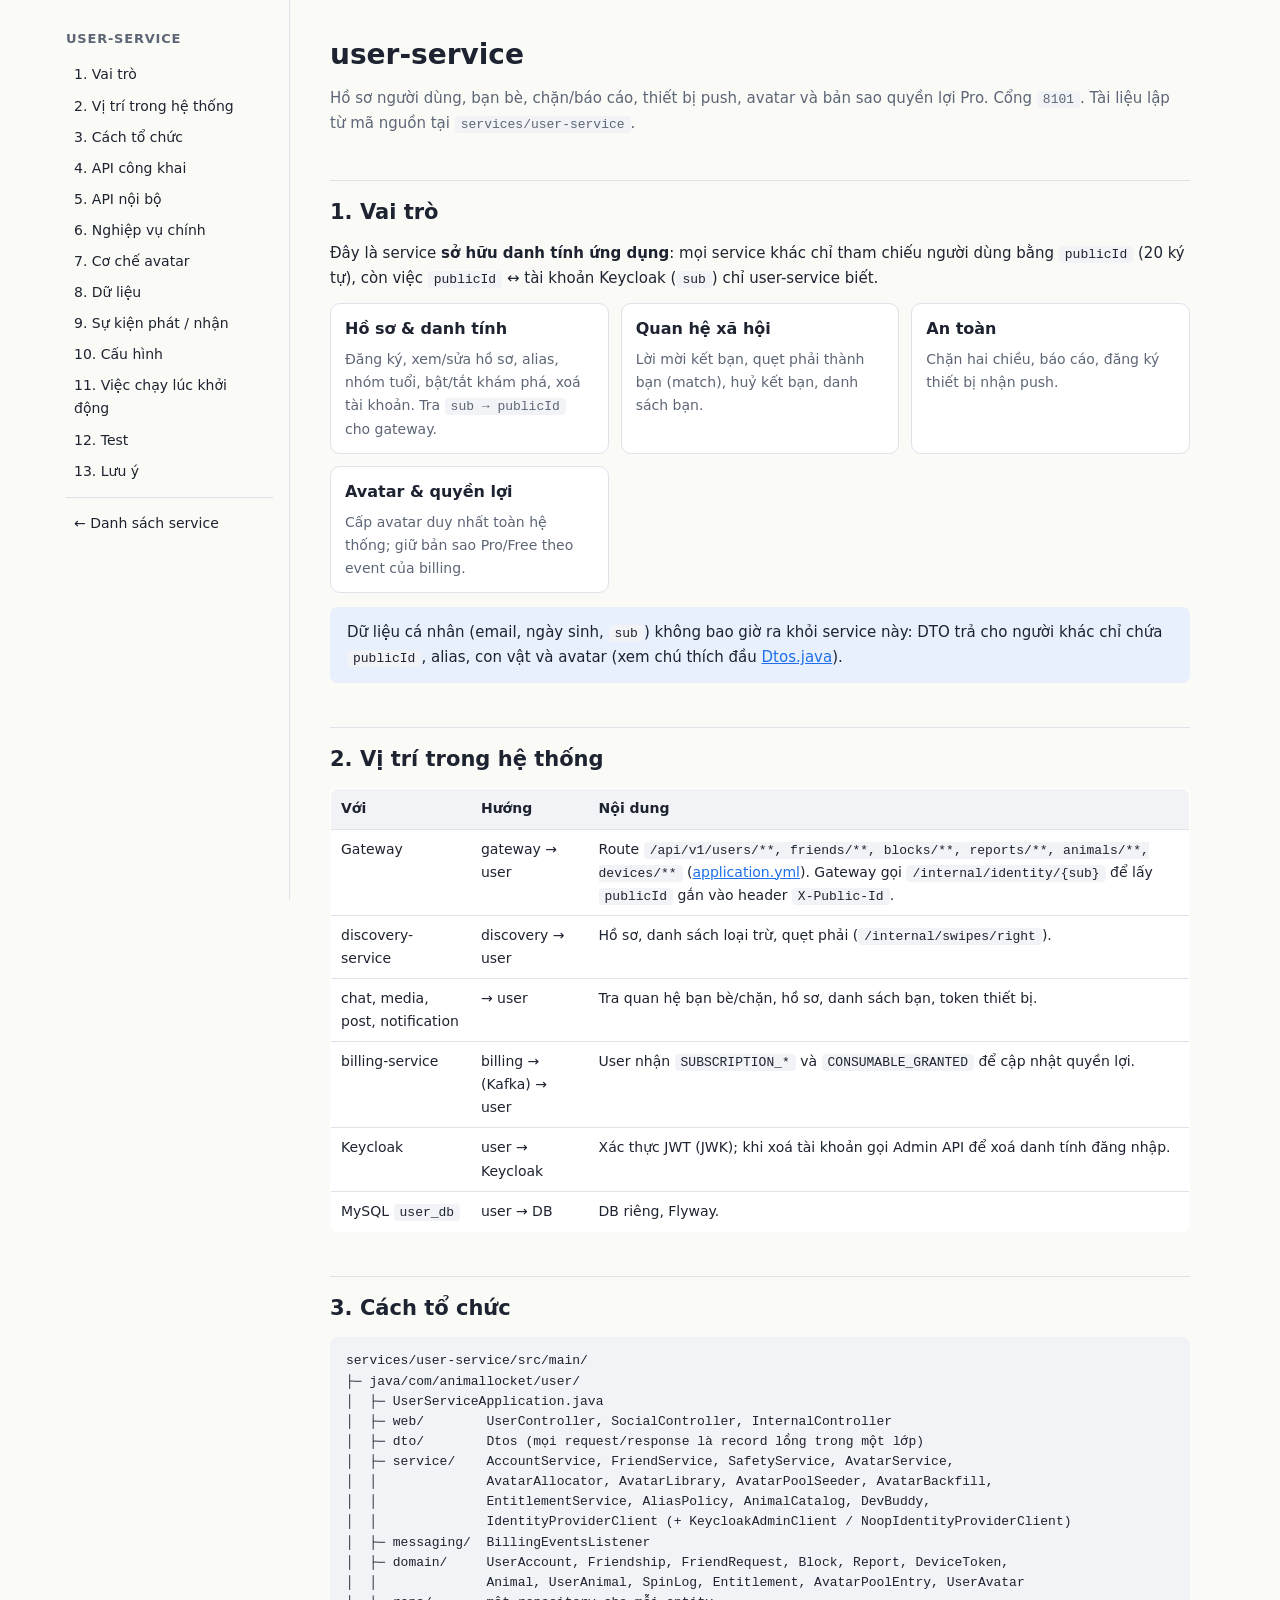
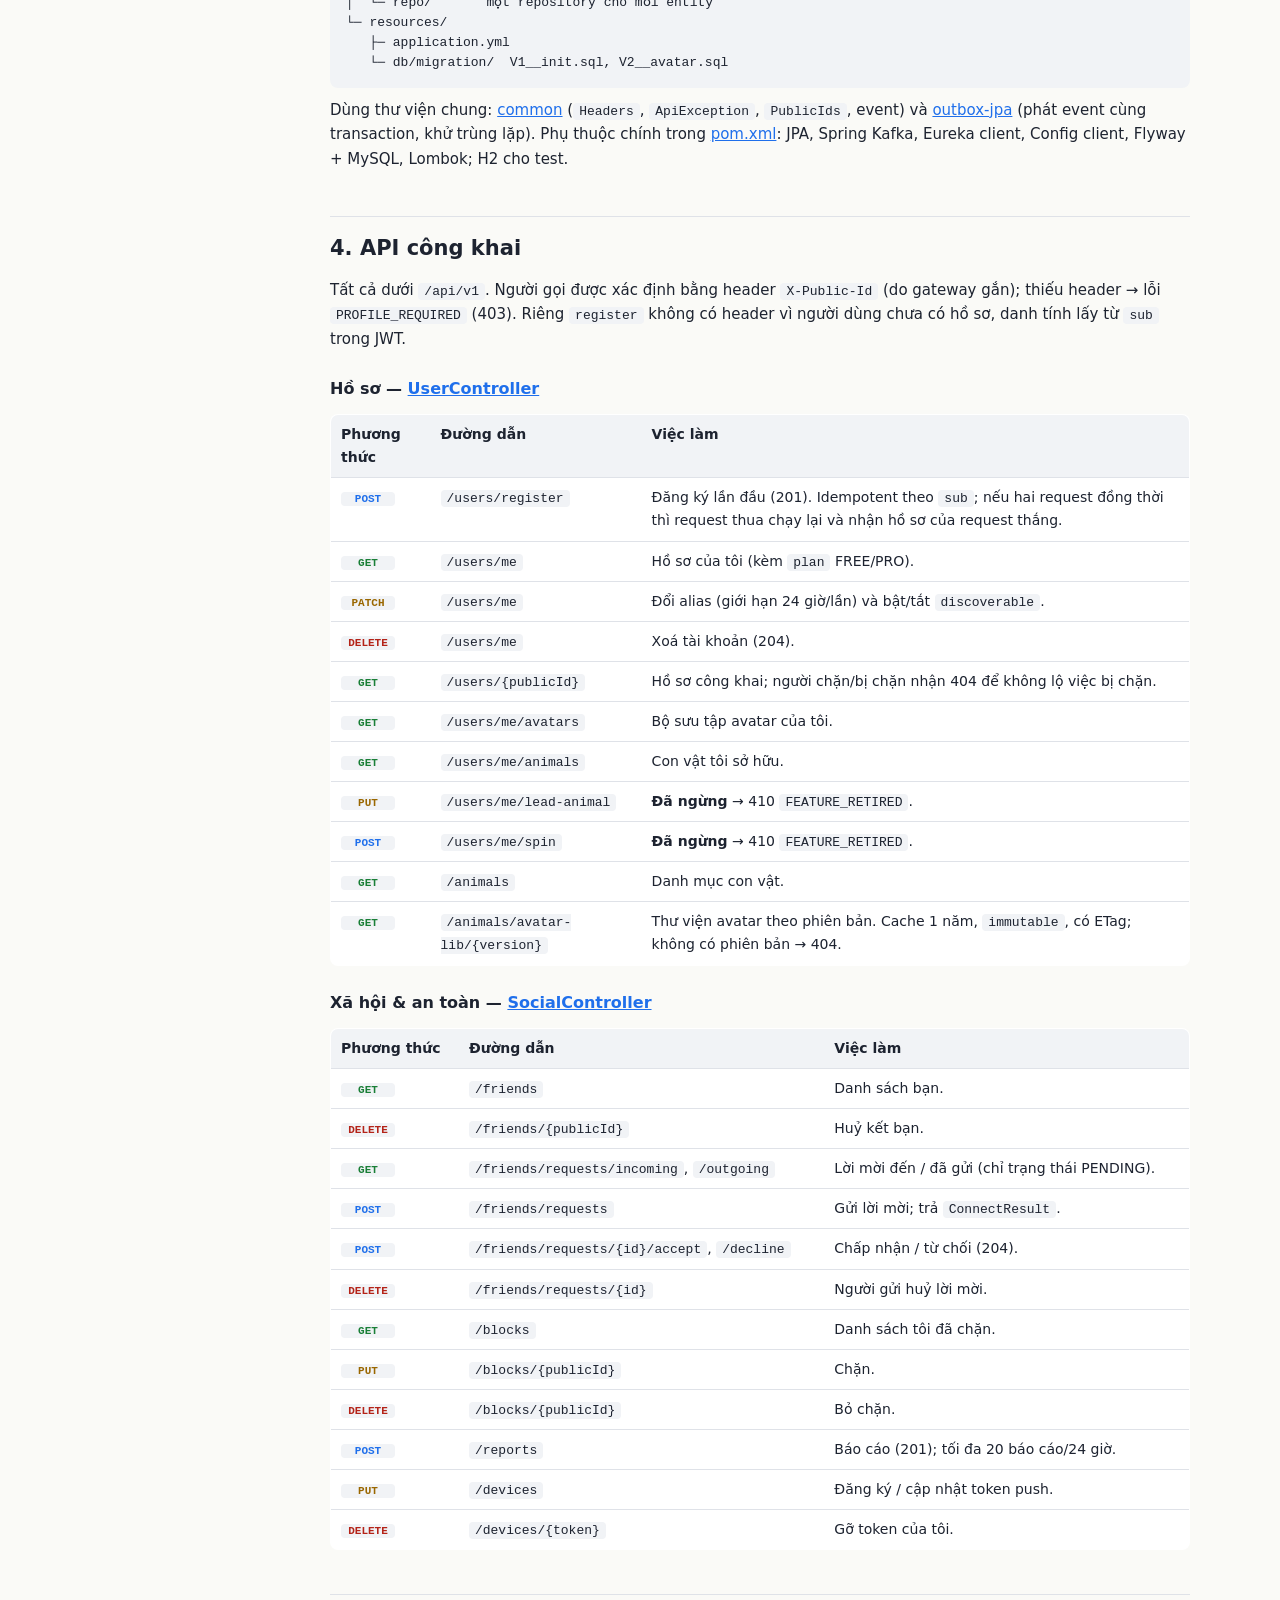
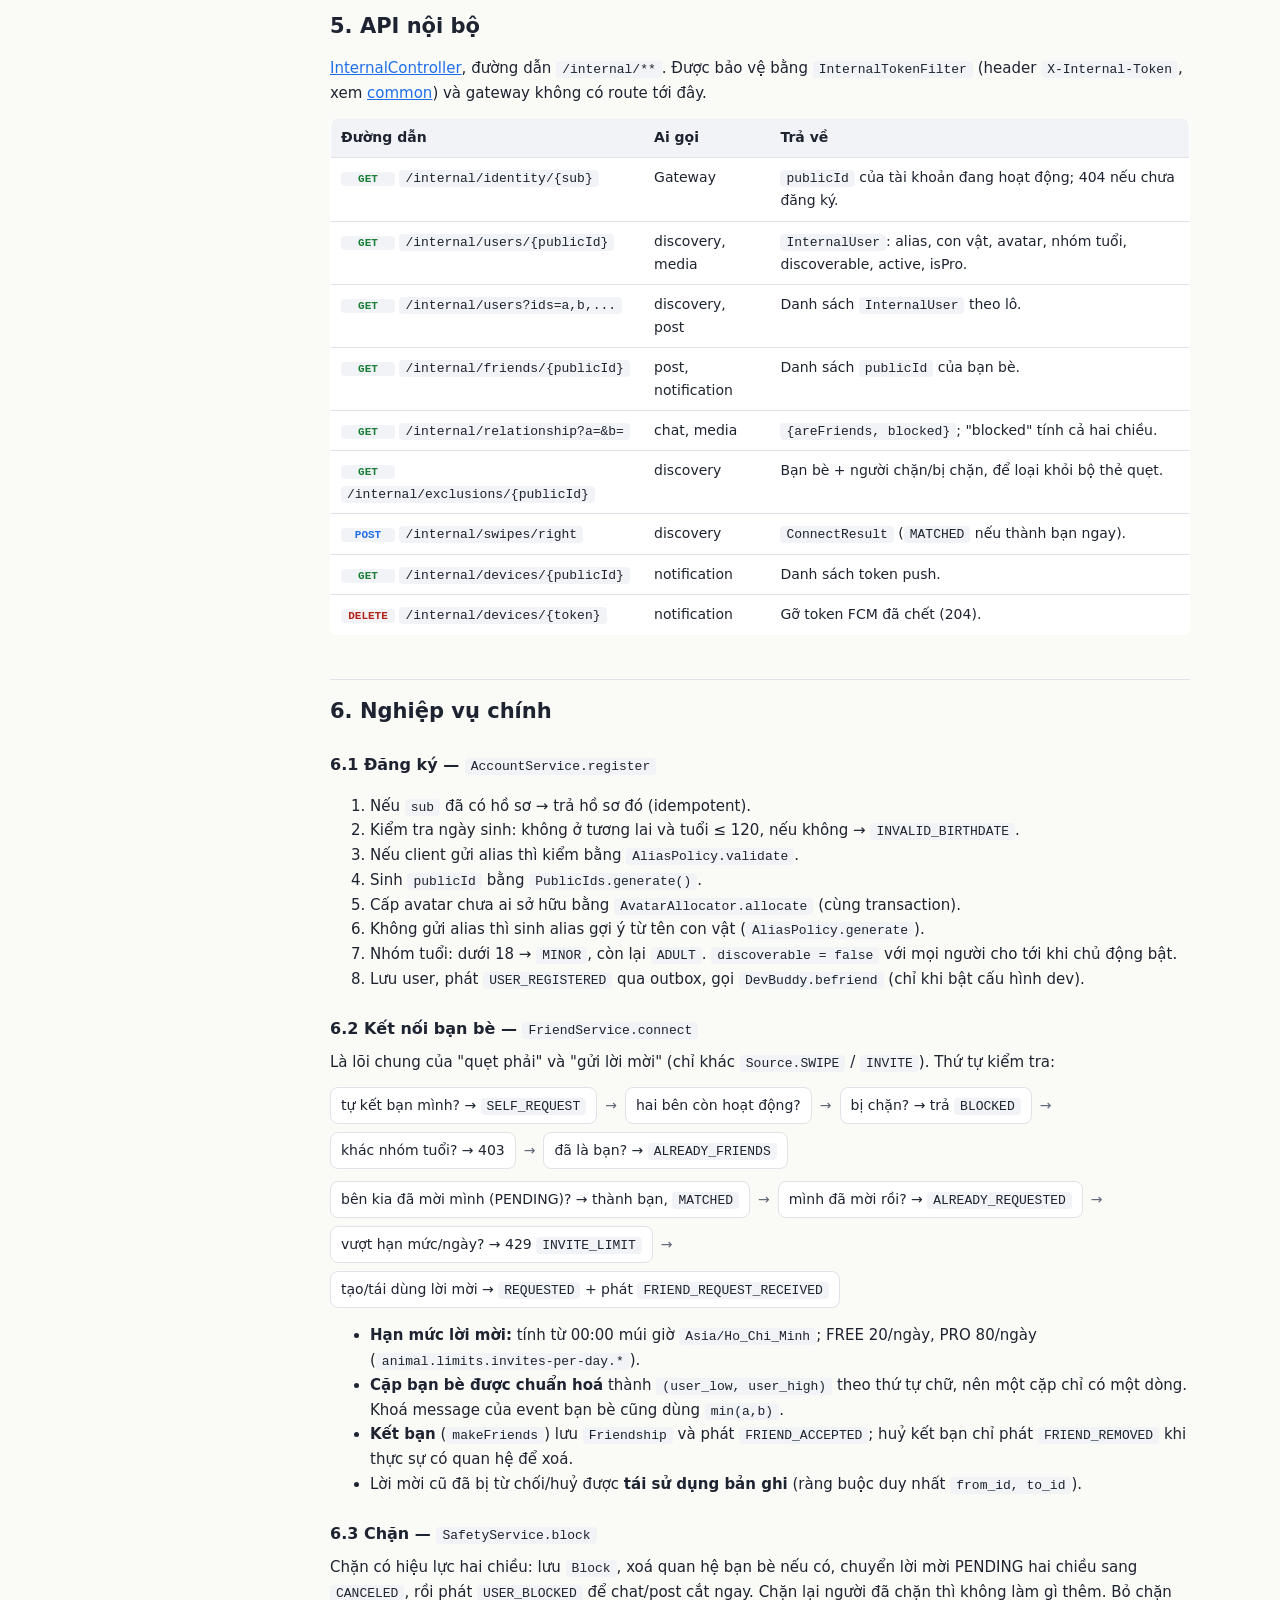
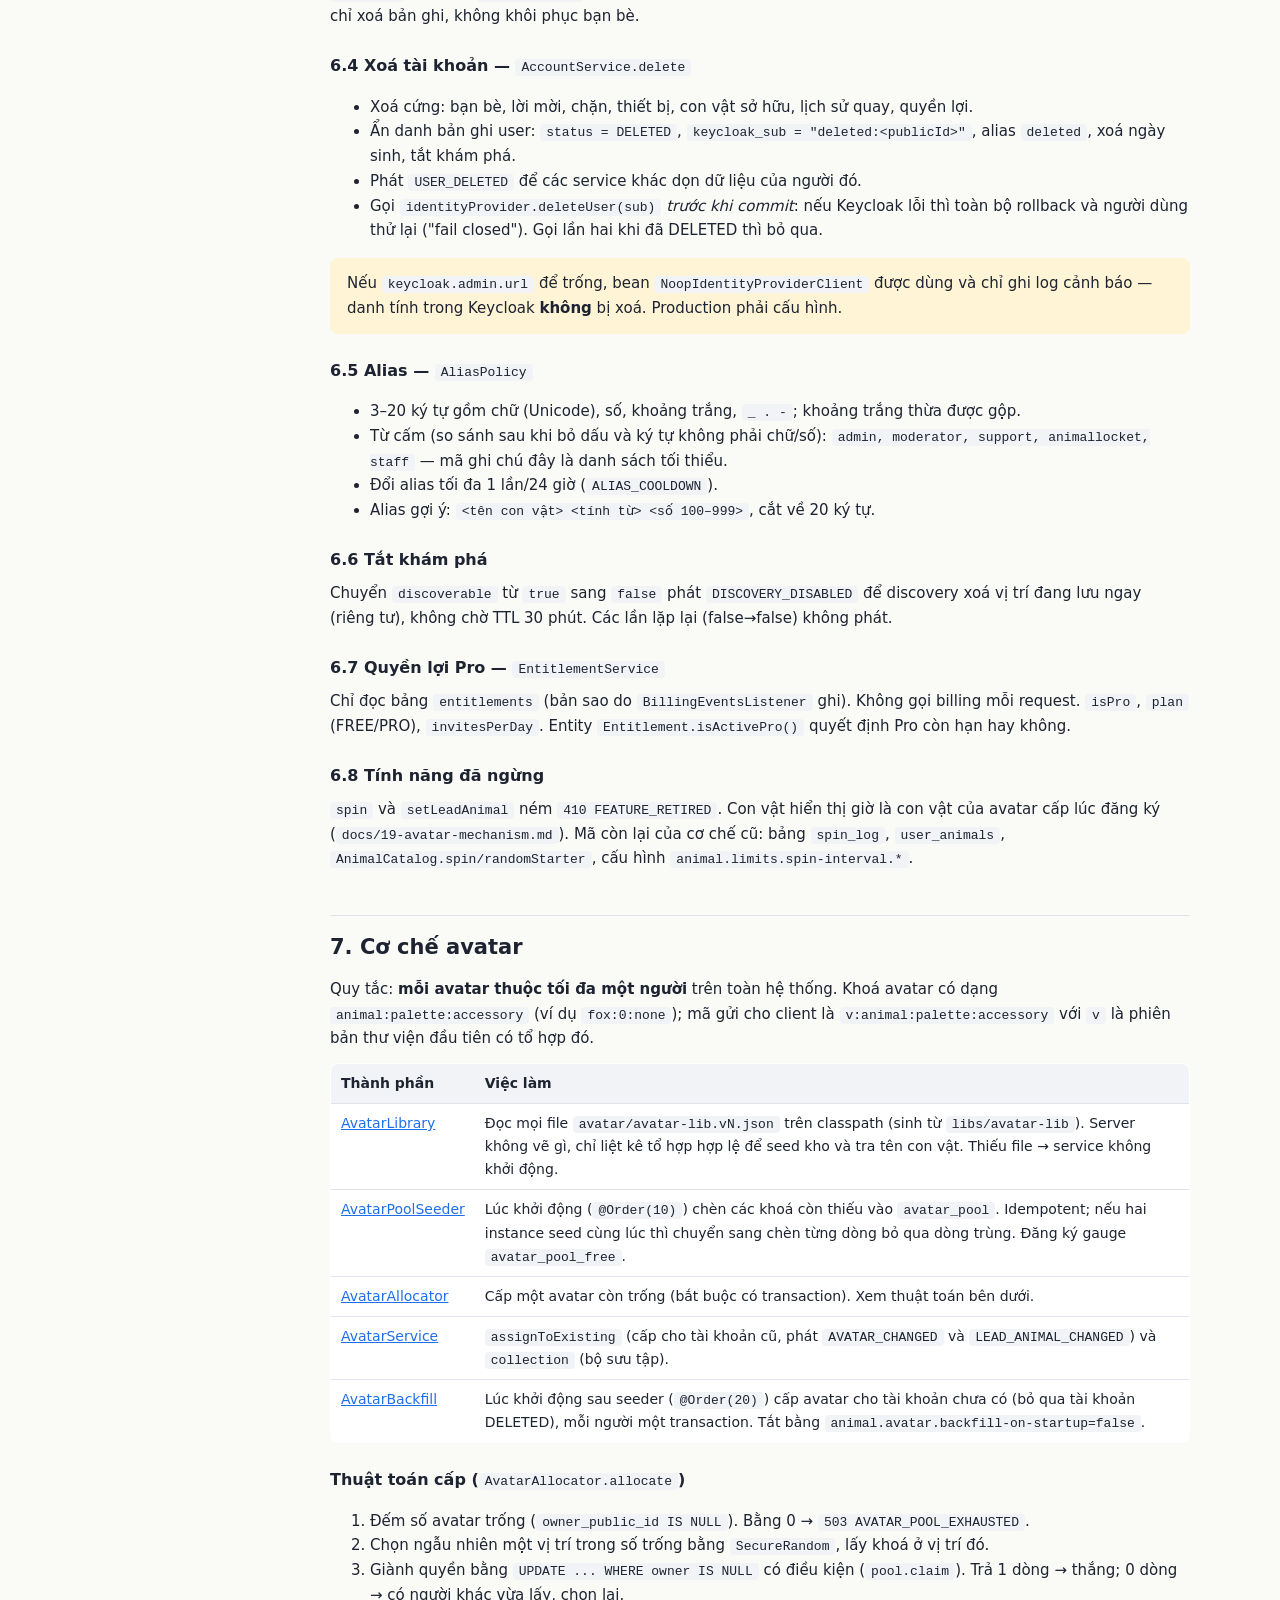
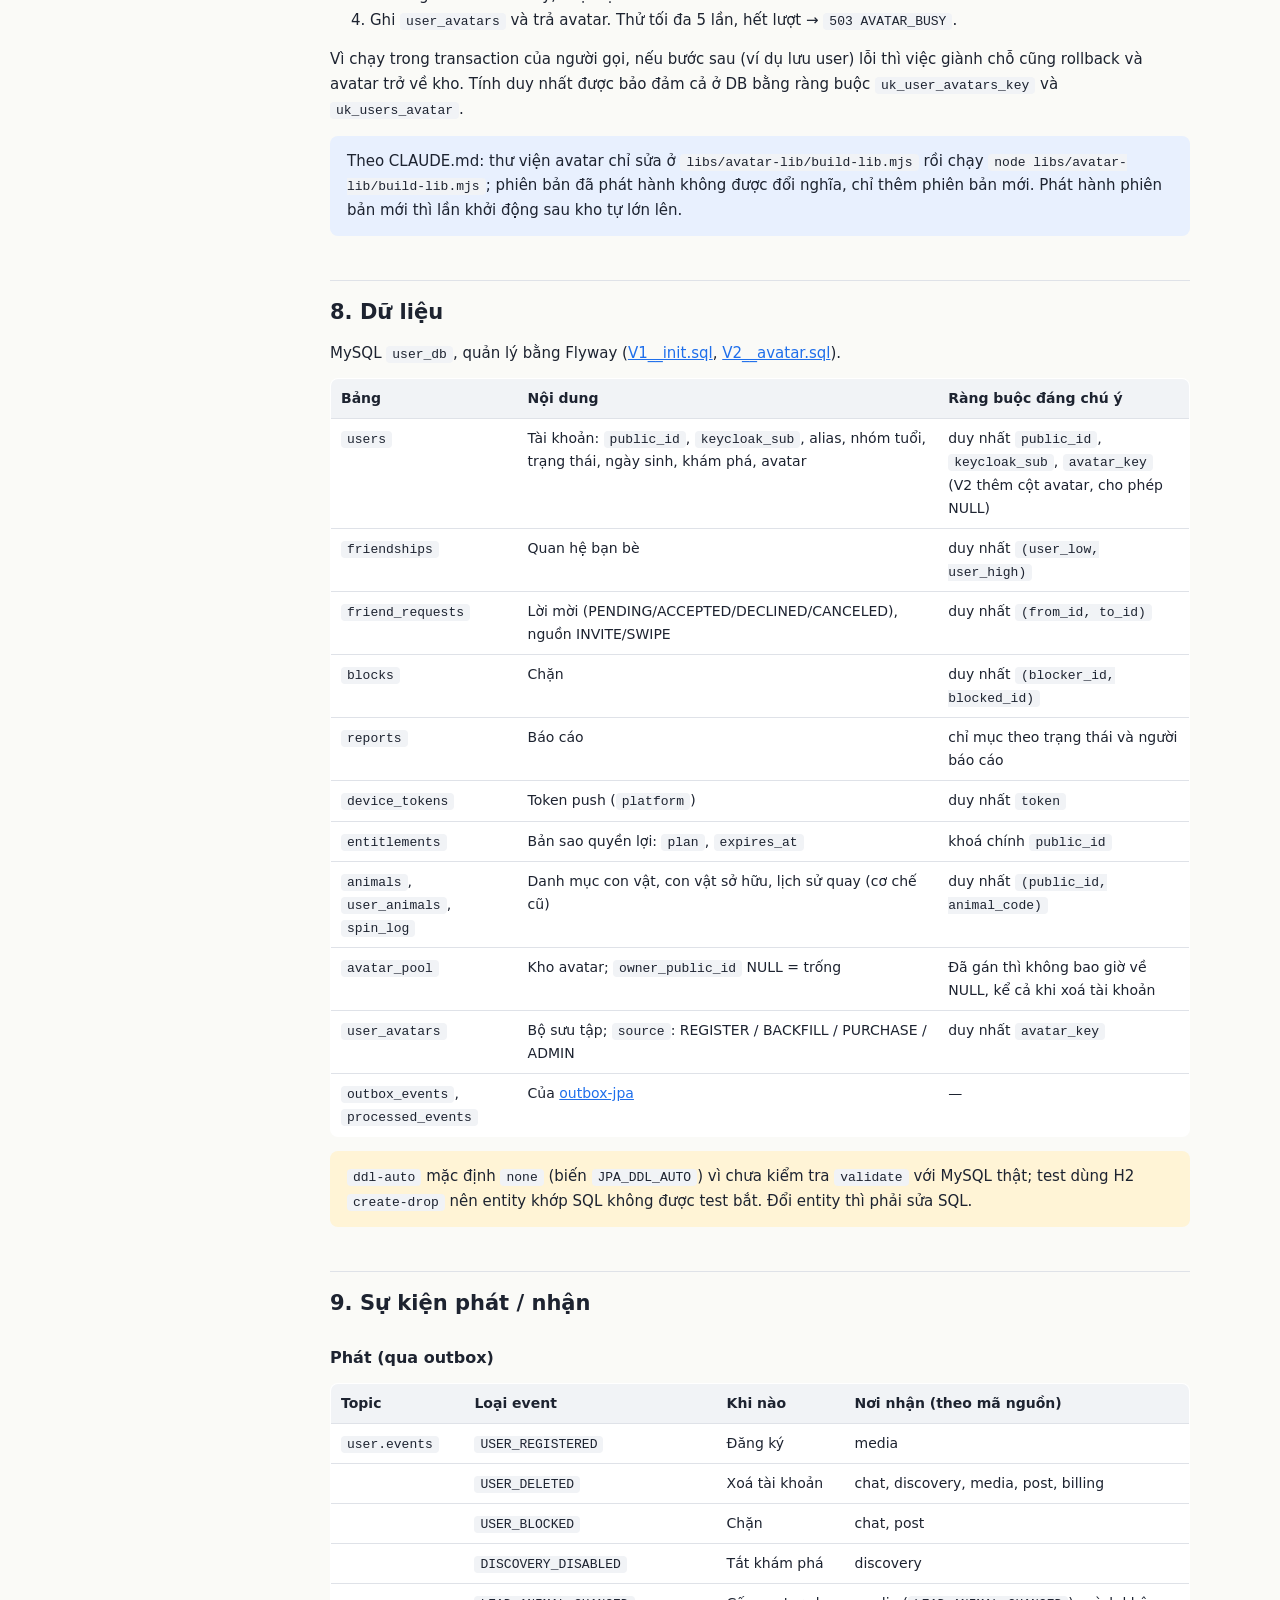
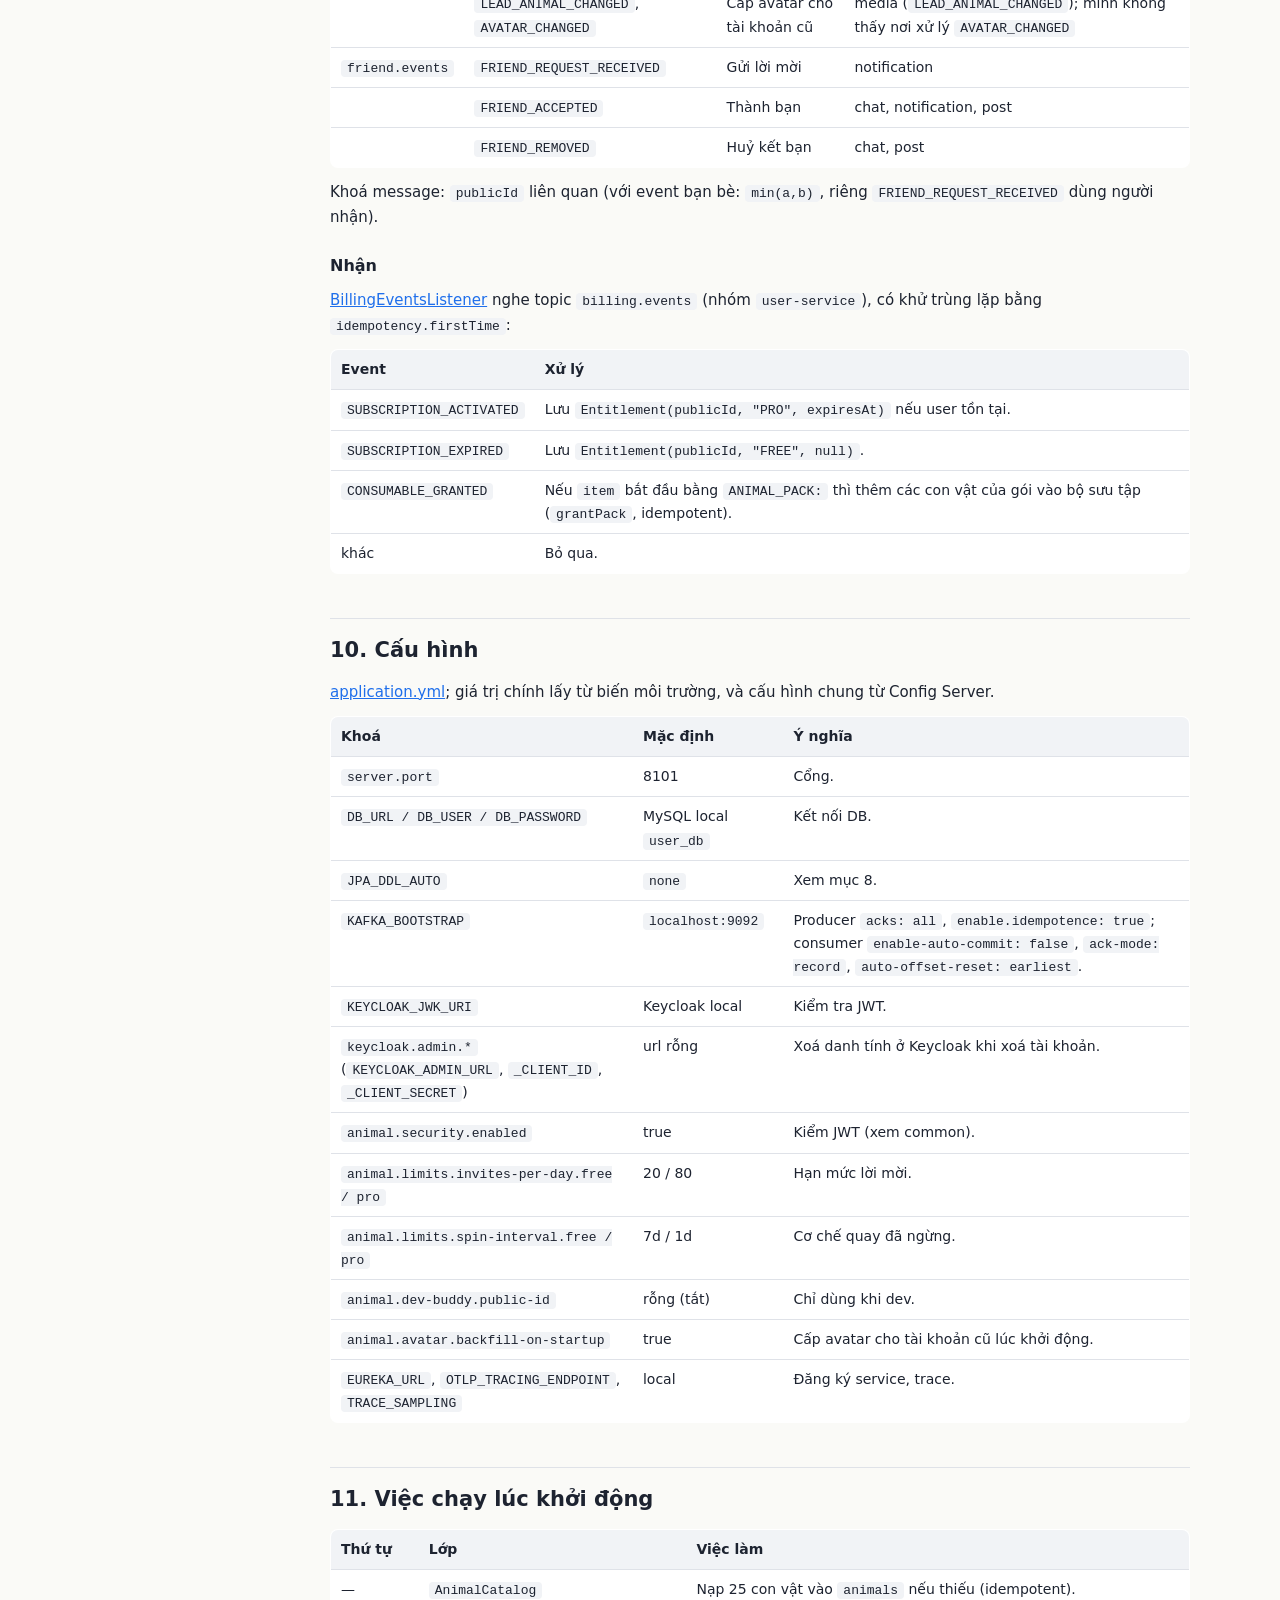
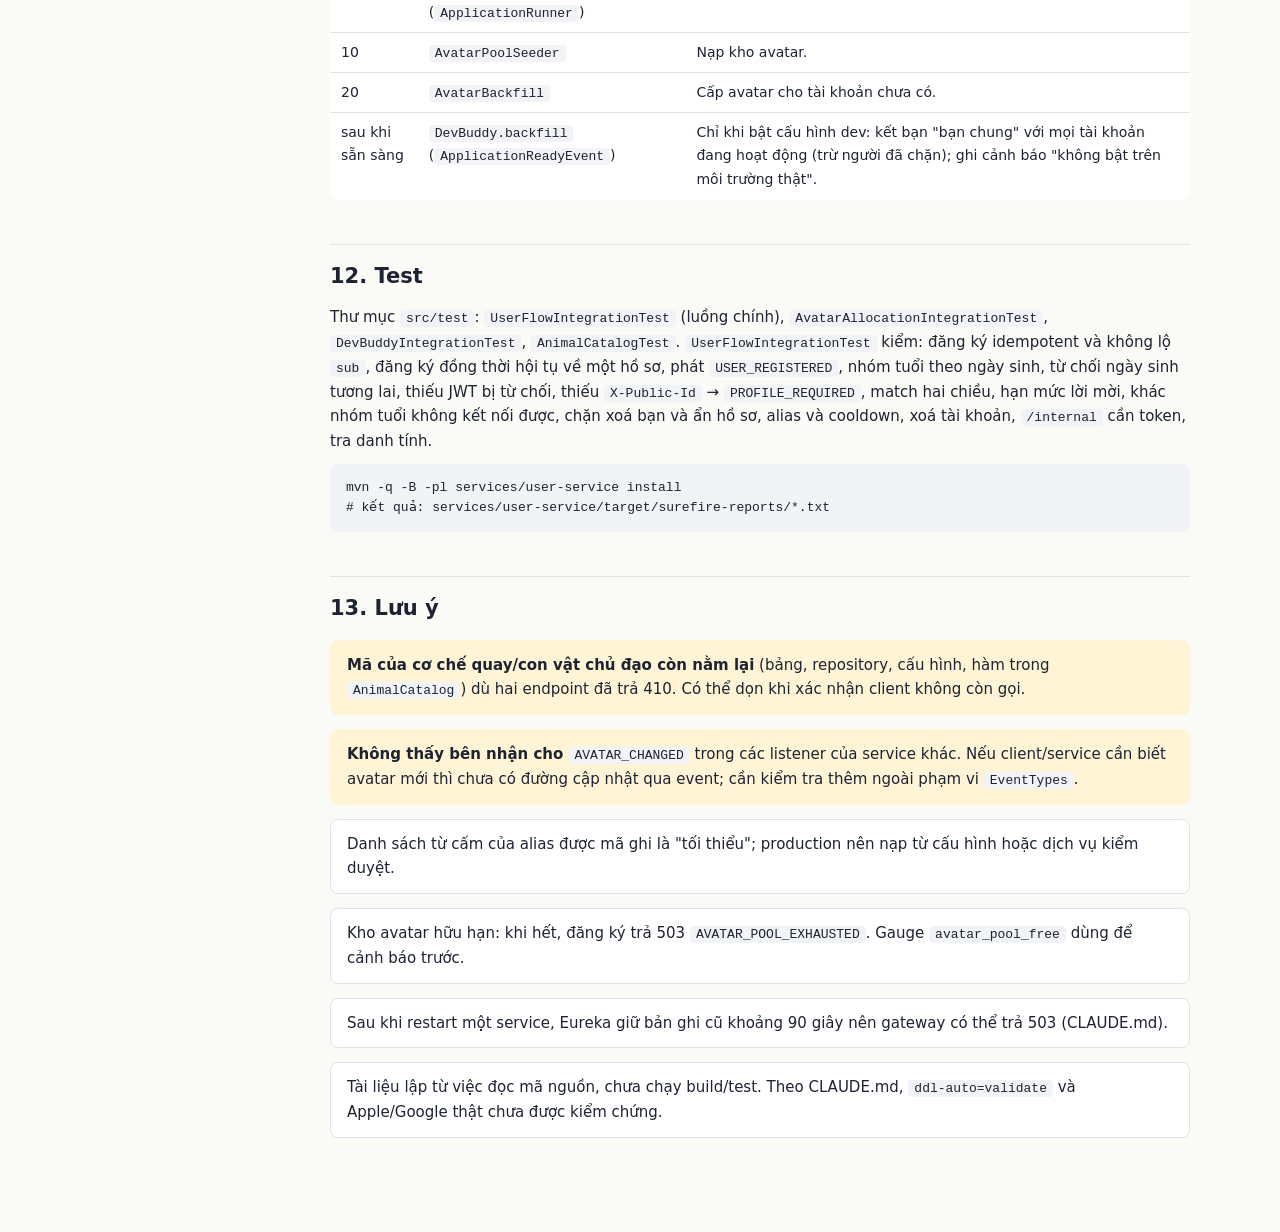
<file: services/user-service-guide.html>
<!DOCTYPE html>
<html lang="vi">
<head>
<meta charset="utf-8">
<meta name="viewport" content="width=device-width, initial-scale=1">
<title>user-service — Tài liệu chi tiết</title>
<link rel="stylesheet" href="guide.css">
</head>
<body>
<div class="layout">
<nav>
  <b>user-service</b>
  <a href="#vai-tro">1. Vai trò</a>
  <a href="#vi-tri">2. Vị trí trong hệ thống</a>
  <a href="#cau-truc">3. Cách tổ chức</a>
  <a href="#api">4. API công khai</a>
  <a href="#internal">5. API nội bộ</a>
  <a href="#nghiep-vu">6. Nghiệp vụ chính</a>
  <a href="#avatar">7. Cơ chế avatar</a>
  <a href="#du-lieu">8. Dữ liệu</a>
  <a href="#su-kien">9. Sự kiện phát / nhận</a>
  <a href="#cau-hinh">10. Cấu hình</a>
  <a href="#khoi-dong">11. Việc chạy lúc khởi động</a>
  <a href="#test">12. Test</a>
  <a href="#luu-y">13. Lưu ý</a>
  <hr>
  <a href="index.html">← Danh sách service</a>
</nav>
<main>

<h1>user-service</h1>
<p class="sub">Hồ sơ người dùng, bạn bè, chặn/báo cáo, thiết bị push, avatar và bản sao quyền lợi Pro. Cổng <code>8101</code>. Tài liệu lập từ mã nguồn tại <code>services/user-service</code>.</p>

<!-- ============ 1 ============ -->
<h2 id="vai-tro">1. Vai trò</h2>
<p>Đây là service <strong>sở hữu danh tính ứng dụng</strong>: mọi service khác chỉ tham chiếu người dùng bằng <code>publicId</code> (20 ký tự), còn việc <code>publicId</code> ↔ tài khoản Keycloak (<code>sub</code>) chỉ user-service biết.</p>
<div class="grid">
  <div class="card"><h3>Hồ sơ &amp; danh tính</h3><p>Đăng ký, xem/sửa hồ sơ, alias, nhóm tuổi, bật/tắt khám phá, xoá tài khoản. Tra <code>sub → publicId</code> cho gateway.</p></div>
  <div class="card"><h3>Quan hệ xã hội</h3><p>Lời mời kết bạn, quẹt phải thành bạn (match), huỷ kết bạn, danh sách bạn.</p></div>
  <div class="card"><h3>An toàn</h3><p>Chặn hai chiều, báo cáo, đăng ký thiết bị nhận push.</p></div>
  <div class="card"><h3>Avatar &amp; quyền lợi</h3><p>Cấp avatar duy nhất toàn hệ thống; giữ bản sao Pro/Free theo event của billing.</p></div>
</div>
<div class="box info">Dữ liệu cá nhân (email, ngày sinh, <code>sub</code>) không bao giờ ra khỏi service này: DTO trả cho người khác chỉ chứa <code>publicId</code>, alias, con vật và avatar (xem chú thích đầu <a href="user-service/src/main/java/com/animallocket/user/dto/Dtos.java">Dtos.java</a>).</div>

<!-- ============ 2 ============ -->
<h2 id="vi-tri">2. Vị trí trong hệ thống</h2>
<table>
  <tr><th>Với</th><th>Hướng</th><th>Nội dung</th></tr>
  <tr><td>Gateway</td><td>gateway → user</td><td>Route <code>/api/v1/users/**, friends/**, blocks/**, reports/**, animals/**, devices/**</code> (<a href="../infra/api-gateway/src/main/resources/application.yml">application.yml</a>). Gateway gọi <code>/internal/identity/{sub}</code> để lấy <code>publicId</code> gắn vào header <code>X-Public-Id</code>.</td></tr>
  <tr><td>discovery-service</td><td>discovery → user</td><td>Hồ sơ, danh sách loại trừ, quẹt phải (<code>/internal/swipes/right</code>).</td></tr>
  <tr><td>chat, media, post, notification</td><td>→ user</td><td>Tra quan hệ bạn bè/chặn, hồ sơ, danh sách bạn, token thiết bị.</td></tr>
  <tr><td>billing-service</td><td>billing → (Kafka) → user</td><td>User nhận <code>SUBSCRIPTION_*</code> và <code>CONSUMABLE_GRANTED</code> để cập nhật quyền lợi.</td></tr>
  <tr><td>Keycloak</td><td>user → Keycloak</td><td>Xác thực JWT (JWK); khi xoá tài khoản gọi Admin API để xoá danh tính đăng nhập.</td></tr>
  <tr><td>MySQL <code>user_db</code></td><td>user → DB</td><td>DB riêng, Flyway.</td></tr>
</table>

<!-- ============ 3 ============ -->
<h2 id="cau-truc">3. Cách tổ chức</h2>
<pre><code>services/user-service/src/main/
├─ java/com/animallocket/user/
│  ├─ UserServiceApplication.java
│  ├─ web/        UserController, SocialController, InternalController
│  ├─ dto/        Dtos (mọi request/response là record lồng trong một lớp)
│  ├─ service/    AccountService, FriendService, SafetyService, AvatarService,
│  │              AvatarAllocator, AvatarLibrary, AvatarPoolSeeder, AvatarBackfill,
│  │              EntitlementService, AliasPolicy, AnimalCatalog, DevBuddy,
│  │              IdentityProviderClient (+ KeycloakAdminClient / NoopIdentityProviderClient)
│  ├─ messaging/  BillingEventsListener
│  ├─ domain/     UserAccount, Friendship, FriendRequest, Block, Report, DeviceToken,
│  │              Animal, UserAnimal, SpinLog, Entitlement, AvatarPoolEntry, UserAvatar
│  └─ repo/       một repository cho mỗi entity
└─ resources/
   ├─ application.yml
   └─ db/migration/  V1__init.sql, V2__avatar.sql</code></pre>
<p>Dùng thư viện chung: <a href="../libs/common-guide.html">common</a> (<code>Headers</code>, <code>ApiException</code>, <code>PublicIds</code>, event) và <a href="../libs/outbox-jpa-guide.html">outbox-jpa</a> (phát event cùng transaction, khử trùng lặp). Phụ thuộc chính trong <a href="user-service/pom.xml">pom.xml</a>: JPA, Spring Kafka, Eureka client, Config client, Flyway + MySQL, Lombok; H2 cho test.</p>

<!-- ============ 4 ============ -->
<h2 id="api">4. API công khai</h2>
<p>Tất cả dưới <code>/api/v1</code>. Người gọi được xác định bằng header <code>X-Public-Id</code> (do gateway gắn); thiếu header → lỗi <code>PROFILE_REQUIRED</code> (403). Riêng <code>register</code> không có header vì người dùng chưa có hồ sơ, danh tính lấy từ <code>sub</code> trong JWT.</p>

<h3>Hồ sơ — <a href="user-service/src/main/java/com/animallocket/user/web/UserController.java">UserController</a></h3>
<table>
  <tr><th>Phương thức</th><th>Đường dẫn</th><th>Việc làm</th></tr>
  <tr><td><span class="m post">POST</span></td><td><code>/users/register</code></td><td>Đăng ký lần đầu (201). Idempotent theo <code>sub</code>; nếu hai request đồng thời thì request thua chạy lại và nhận hồ sơ của request thắng.</td></tr>
  <tr><td><span class="m get">GET</span></td><td><code>/users/me</code></td><td>Hồ sơ của tôi (kèm <code>plan</code> FREE/PRO).</td></tr>
  <tr><td><span class="m patch">PATCH</span></td><td><code>/users/me</code></td><td>Đổi alias (giới hạn 24 giờ/lần) và bật/tắt <code>discoverable</code>.</td></tr>
  <tr><td><span class="m del">DELETE</span></td><td><code>/users/me</code></td><td>Xoá tài khoản (204).</td></tr>
  <tr><td><span class="m get">GET</span></td><td><code>/users/{publicId}</code></td><td>Hồ sơ công khai; người chặn/bị chặn nhận 404 để không lộ việc bị chặn.</td></tr>
  <tr><td><span class="m get">GET</span></td><td><code>/users/me/avatars</code></td><td>Bộ sưu tập avatar của tôi.</td></tr>
  <tr><td><span class="m get">GET</span></td><td><code>/users/me/animals</code></td><td>Con vật tôi sở hữu.</td></tr>
  <tr><td><span class="m put">PUT</span></td><td><code>/users/me/lead-animal</code></td><td><strong>Đã ngừng</strong> → 410 <code>FEATURE_RETIRED</code>.</td></tr>
  <tr><td><span class="m post">POST</span></td><td><code>/users/me/spin</code></td><td><strong>Đã ngừng</strong> → 410 <code>FEATURE_RETIRED</code>.</td></tr>
  <tr><td><span class="m get">GET</span></td><td><code>/animals</code></td><td>Danh mục con vật.</td></tr>
  <tr><td><span class="m get">GET</span></td><td><code>/animals/avatar-lib/{version}</code></td><td>Thư viện avatar theo phiên bản. Cache 1 năm, <code>immutable</code>, có ETag; không có phiên bản → 404.</td></tr>
</table>

<h3>Xã hội &amp; an toàn — <a href="user-service/src/main/java/com/animallocket/user/web/SocialController.java">SocialController</a></h3>
<table>
  <tr><th>Phương thức</th><th>Đường dẫn</th><th>Việc làm</th></tr>
  <tr><td><span class="m get">GET</span></td><td><code>/friends</code></td><td>Danh sách bạn.</td></tr>
  <tr><td><span class="m del">DELETE</span></td><td><code>/friends/{publicId}</code></td><td>Huỷ kết bạn.</td></tr>
  <tr><td><span class="m get">GET</span></td><td><code>/friends/requests/incoming</code>, <code>/outgoing</code></td><td>Lời mời đến / đã gửi (chỉ trạng thái PENDING).</td></tr>
  <tr><td><span class="m post">POST</span></td><td><code>/friends/requests</code></td><td>Gửi lời mời; trả <code>ConnectResult</code>.</td></tr>
  <tr><td><span class="m post">POST</span></td><td><code>/friends/requests/{id}/accept</code>, <code>/decline</code></td><td>Chấp nhận / từ chối (204).</td></tr>
  <tr><td><span class="m del">DELETE</span></td><td><code>/friends/requests/{id}</code></td><td>Người gửi huỷ lời mời.</td></tr>
  <tr><td><span class="m get">GET</span></td><td><code>/blocks</code></td><td>Danh sách tôi đã chặn.</td></tr>
  <tr><td><span class="m put">PUT</span></td><td><code>/blocks/{publicId}</code></td><td>Chặn.</td></tr>
  <tr><td><span class="m del">DELETE</span></td><td><code>/blocks/{publicId}</code></td><td>Bỏ chặn.</td></tr>
  <tr><td><span class="m post">POST</span></td><td><code>/reports</code></td><td>Báo cáo (201); tối đa 20 báo cáo/24 giờ.</td></tr>
  <tr><td><span class="m put">PUT</span></td><td><code>/devices</code></td><td>Đăng ký / cập nhật token push.</td></tr>
  <tr><td><span class="m del">DELETE</span></td><td><code>/devices/{token}</code></td><td>Gỡ token của tôi.</td></tr>
</table>

<!-- ============ 5 ============ -->
<h2 id="internal">5. API nội bộ</h2>
<p><a href="user-service/src/main/java/com/animallocket/user/web/InternalController.java">InternalController</a>, đường dẫn <code>/internal/**</code>. Được bảo vệ bằng <code>InternalTokenFilter</code> (header <code>X-Internal-Token</code>, xem <a href="../libs/common-guide.html">common</a>) và gateway không có route tới đây.</p>
<table>
  <tr><th>Đường dẫn</th><th>Ai gọi</th><th>Trả về</th></tr>
  <tr><td><span class="m get">GET</span> <code>/internal/identity/{sub}</code></td><td>Gateway</td><td><code>publicId</code> của tài khoản đang hoạt động; 404 nếu chưa đăng ký.</td></tr>
  <tr><td><span class="m get">GET</span> <code>/internal/users/{publicId}</code></td><td>discovery, media</td><td><code>InternalUser</code>: alias, con vật, avatar, nhóm tuổi, discoverable, active, isPro.</td></tr>
  <tr><td><span class="m get">GET</span> <code>/internal/users?ids=a,b,...</code></td><td>discovery, post</td><td>Danh sách <code>InternalUser</code> theo lô.</td></tr>
  <tr><td><span class="m get">GET</span> <code>/internal/friends/{publicId}</code></td><td>post, notification</td><td>Danh sách <code>publicId</code> của bạn bè.</td></tr>
  <tr><td><span class="m get">GET</span> <code>/internal/relationship?a=&amp;b=</code></td><td>chat, media</td><td><code>{areFriends, blocked}</code>; "blocked" tính cả hai chiều.</td></tr>
  <tr><td><span class="m get">GET</span> <code>/internal/exclusions/{publicId}</code></td><td>discovery</td><td>Bạn bè + người chặn/bị chặn, để loại khỏi bộ thẻ quẹt.</td></tr>
  <tr><td><span class="m post">POST</span> <code>/internal/swipes/right</code></td><td>discovery</td><td><code>ConnectResult</code> (<code>MATCHED</code> nếu thành bạn ngay).</td></tr>
  <tr><td><span class="m get">GET</span> <code>/internal/devices/{publicId}</code></td><td>notification</td><td>Danh sách token push.</td></tr>
  <tr><td><span class="m del">DELETE</span> <code>/internal/devices/{token}</code></td><td>notification</td><td>Gỡ token FCM đã chết (204).</td></tr>
</table>

<!-- ============ 6 ============ -->
<h2 id="nghiep-vu">6. Nghiệp vụ chính</h2>

<h3>6.1 Đăng ký — <code>AccountService.register</code></h3>
<ol>
  <li>Nếu <code>sub</code> đã có hồ sơ → trả hồ sơ đó (idempotent).</li>
  <li>Kiểm tra ngày sinh: không ở tương lai và tuổi ≤ 120, nếu không → <code>INVALID_BIRTHDATE</code>.</li>
  <li>Nếu client gửi alias thì kiểm bằng <code>AliasPolicy.validate</code>.</li>
  <li>Sinh <code>publicId</code> bằng <code>PublicIds.generate()</code>.</li>
  <li>Cấp avatar chưa ai sở hữu bằng <code>AvatarAllocator.allocate</code> (cùng transaction).</li>
  <li>Không gửi alias thì sinh alias gợi ý từ tên con vật (<code>AliasPolicy.generate</code>).</li>
  <li>Nhóm tuổi: dưới 18 → <code>MINOR</code>, còn lại <code>ADULT</code>. <code>discoverable = false</code> với mọi người cho tới khi chủ động bật.</li>
  <li>Lưu user, phát <code>USER_REGISTERED</code> qua outbox, gọi <code>DevBuddy.befriend</code> (chỉ khi bật cấu hình dev).</li>
</ol>

<h3>6.2 Kết nối bạn bè — <code>FriendService.connect</code></h3>
<p>Là lõi chung của "quẹt phải" và "gửi lời mời" (chỉ khác <code>Source.SWIPE</code> / <code>INVITE</code>). Thứ tự kiểm tra:</p>
<div class="flow">
  <span class="n">tự kết bạn mình? → <code>SELF_REQUEST</code></span><span class="ar">→</span>
  <span class="n">hai bên còn hoạt động?</span><span class="ar">→</span>
  <span class="n">bị chặn? → trả <code>BLOCKED</code></span><span class="ar">→</span>
  <span class="n">khác nhóm tuổi? → 403</span><span class="ar">→</span>
  <span class="n">đã là bạn? → <code>ALREADY_FRIENDS</code></span>
</div>
<div class="flow">
  <span class="n">bên kia đã mời mình (PENDING)? → thành bạn, <code>MATCHED</code></span><span class="ar">→</span>
  <span class="n">mình đã mời rồi? → <code>ALREADY_REQUESTED</code></span><span class="ar">→</span>
  <span class="n">vượt hạn mức/ngày? → 429 <code>INVITE_LIMIT</code></span><span class="ar">→</span>
  <span class="n">tạo/tái dùng lời mời → <code>REQUESTED</code> + phát <code>FRIEND_REQUEST_RECEIVED</code></span>
</div>
<ul>
  <li><strong>Hạn mức lời mời:</strong> tính từ 00:00 múi giờ <code>Asia/Ho_Chi_Minh</code>; FREE 20/ngày, PRO 80/ngày (<code>animal.limits.invites-per-day.*</code>).</li>
  <li><strong>Cặp bạn bè được chuẩn hoá</strong> thành <code>(user_low, user_high)</code> theo thứ tự chữ, nên một cặp chỉ có một dòng. Khoá message của event bạn bè cũng dùng <code>min(a,b)</code>.</li>
  <li><strong>Kết bạn</strong> (<code>makeFriends</code>) lưu <code>Friendship</code> và phát <code>FRIEND_ACCEPTED</code>; huỷ kết bạn chỉ phát <code>FRIEND_REMOVED</code> khi thực sự có quan hệ để xoá.</li>
  <li>Lời mời cũ đã bị từ chối/huỷ được <strong>tái sử dụng bản ghi</strong> (ràng buộc duy nhất <code>from_id, to_id</code>).</li>
</ul>

<h3>6.3 Chặn — <code>SafetyService.block</code></h3>
<p>Chặn có hiệu lực hai chiều: lưu <code>Block</code>, xoá quan hệ bạn bè nếu có, chuyển lời mời PENDING hai chiều sang <code>CANCELED</code>, rồi phát <code>USER_BLOCKED</code> để chat/post cắt ngay. Chặn lại người đã chặn thì không làm gì thêm. Bỏ chặn chỉ xoá bản ghi, không khôi phục bạn bè.</p>

<h3>6.4 Xoá tài khoản — <code>AccountService.delete</code></h3>
<ul>
  <li>Xoá cứng: bạn bè, lời mời, chặn, thiết bị, con vật sở hữu, lịch sử quay, quyền lợi.</li>
  <li>Ẩn danh bản ghi user: <code>status = DELETED</code>, <code>keycloak_sub = "deleted:&lt;publicId&gt;"</code>, alias <code>deleted</code>, xoá ngày sinh, tắt khám phá.</li>
  <li>Phát <code>USER_DELETED</code> để các service khác dọn dữ liệu của người đó.</li>
  <li>Gọi <code>identityProvider.deleteUser(sub)</code> <em>trước khi commit</em>: nếu Keycloak lỗi thì toàn bộ rollback và người dùng thử lại ("fail closed"). Gọi lần hai khi đã DELETED thì bỏ qua.</li>
</ul>
<div class="box warn">Nếu <code>keycloak.admin.url</code> để trống, bean <code>NoopIdentityProviderClient</code> được dùng và chỉ ghi log cảnh báo — danh tính trong Keycloak <strong>không</strong> bị xoá. Production phải cấu hình.</div>

<h3>6.5 Alias — <code>AliasPolicy</code></h3>
<ul>
  <li>3–20 ký tự gồm chữ (Unicode), số, khoảng trắng, <code>_ . -</code>; khoảng trắng thừa được gộp.</li>
  <li>Từ cấm (so sánh sau khi bỏ dấu và ký tự không phải chữ/số): <code>admin, moderator, support, animallocket, staff</code> — mã ghi chú đây là danh sách tối thiểu.</li>
  <li>Đổi alias tối đa 1 lần/24 giờ (<code>ALIAS_COOLDOWN</code>).</li>
  <li>Alias gợi ý: <code>&lt;tên con vật&gt; &lt;tính từ&gt; &lt;số 100–999&gt;</code>, cắt về 20 ký tự.</li>
</ul>

<h3>6.6 Tắt khám phá</h3>
<p>Chuyển <code>discoverable</code> từ <code>true</code> sang <code>false</code> phát <code>DISCOVERY_DISABLED</code> để discovery xoá vị trí đang lưu ngay (riêng tư), không chờ TTL 30 phút. Các lần lặp lại (false→false) không phát.</p>

<h3>6.7 Quyền lợi Pro — <code>EntitlementService</code></h3>
<p>Chỉ đọc bảng <code>entitlements</code> (bản sao do <code>BillingEventsListener</code> ghi). Không gọi billing mỗi request. <code>isPro</code>, <code>plan</code> (FREE/PRO), <code>invitesPerDay</code>. Entity <code>Entitlement.isActivePro()</code> quyết định Pro còn hạn hay không.</p>

<h3>6.8 Tính năng đã ngừng</h3>
<p><code>spin</code> và <code>setLeadAnimal</code> ném <code>410 FEATURE_RETIRED</code>. Con vật hiển thị giờ là con vật của avatar cấp lúc đăng ký (<code>docs/19-avatar-mechanism.md</code>). Mã còn lại của cơ chế cũ: bảng <code>spin_log</code>, <code>user_animals</code>, <code>AnimalCatalog.spin/randomStarter</code>, cấu hình <code>animal.limits.spin-interval.*</code>.</p>

<!-- ============ 7 ============ -->
<h2 id="avatar">7. Cơ chế avatar</h2>
<p>Quy tắc: <strong>mỗi avatar thuộc tối đa một người</strong> trên toàn hệ thống. Khoá avatar có dạng <code>animal:palette:accessory</code> (ví dụ <code>fox:0:none</code>); mã gửi cho client là <code>v:animal:palette:accessory</code> với <code>v</code> là phiên bản thư viện đầu tiên có tổ hợp đó.</p>
<table>
  <tr><th>Thành phần</th><th>Việc làm</th></tr>
  <tr><td><a href="user-service/src/main/java/com/animallocket/user/service/AvatarLibrary.java">AvatarLibrary</a></td><td>Đọc mọi file <code>avatar/avatar-lib.vN.json</code> trên classpath (sinh từ <code>libs/avatar-lib</code>). Server không vẽ gì, chỉ liệt kê tổ hợp hợp lệ để seed kho và tra tên con vật. Thiếu file → service không khởi động.</td></tr>
  <tr><td><a href="user-service/src/main/java/com/animallocket/user/service/AvatarPoolSeeder.java">AvatarPoolSeeder</a></td><td>Lúc khởi động (<code>@Order(10)</code>) chèn các khoá còn thiếu vào <code>avatar_pool</code>. Idempotent; nếu hai instance seed cùng lúc thì chuyển sang chèn từng dòng bỏ qua dòng trùng. Đăng ký gauge <code>avatar_pool_free</code>.</td></tr>
  <tr><td><a href="user-service/src/main/java/com/animallocket/user/service/AvatarAllocator.java">AvatarAllocator</a></td><td>Cấp một avatar còn trống (bắt buộc có transaction). Xem thuật toán bên dưới.</td></tr>
  <tr><td><a href="user-service/src/main/java/com/animallocket/user/service/AvatarService.java">AvatarService</a></td><td><code>assignToExisting</code> (cấp cho tài khoản cũ, phát <code>AVATAR_CHANGED</code> và <code>LEAD_ANIMAL_CHANGED</code>) và <code>collection</code> (bộ sưu tập).</td></tr>
  <tr><td><a href="user-service/src/main/java/com/animallocket/user/service/AvatarBackfill.java">AvatarBackfill</a></td><td>Lúc khởi động sau seeder (<code>@Order(20)</code>) cấp avatar cho tài khoản chưa có (bỏ qua tài khoản DELETED), mỗi người một transaction. Tắt bằng <code>animal.avatar.backfill-on-startup=false</code>.</td></tr>
</table>

<h3>Thuật toán cấp (<code>AvatarAllocator.allocate</code>)</h3>
<ol>
  <li>Đếm số avatar trống (<code>owner_public_id IS NULL</code>). Bằng 0 → <code>503 AVATAR_POOL_EXHAUSTED</code>.</li>
  <li>Chọn ngẫu nhiên một vị trí trong số trống bằng <code>SecureRandom</code>, lấy khoá ở vị trí đó.</li>
  <li>Giành quyền bằng <code>UPDATE ... WHERE owner IS NULL</code> có điều kiện (<code>pool.claim</code>). Trả 1 dòng → thắng; 0 dòng → có người khác vừa lấy, chọn lại.</li>
  <li>Ghi <code>user_avatars</code> và trả avatar. Thử tối đa 5 lần, hết lượt → <code>503 AVATAR_BUSY</code>.</li>
</ol>
<p>Vì chạy trong transaction của người gọi, nếu bước sau (ví dụ lưu user) lỗi thì việc giành chỗ cũng rollback và avatar trở về kho. Tính duy nhất được bảo đảm cả ở DB bằng ràng buộc <code>uk_user_avatars_key</code> và <code>uk_users_avatar</code>.</p>
<div class="box info">Theo CLAUDE.md: thư viện avatar chỉ sửa ở <code>libs/avatar-lib/build-lib.mjs</code> rồi chạy <code>node libs/avatar-lib/build-lib.mjs</code>; phiên bản đã phát hành không được đổi nghĩa, chỉ thêm phiên bản mới. Phát hành phiên bản mới thì lần khởi động sau kho tự lớn lên.</div>

<!-- ============ 8 ============ -->
<h2 id="du-lieu">8. Dữ liệu</h2>
<p>MySQL <code>user_db</code>, quản lý bằng Flyway (<a href="user-service/src/main/resources/db/migration/V1__init.sql">V1__init.sql</a>, <a href="user-service/src/main/resources/db/migration/V2__avatar.sql">V2__avatar.sql</a>).</p>
<table>
  <tr><th>Bảng</th><th>Nội dung</th><th>Ràng buộc đáng chú ý</th></tr>
  <tr><td><code>users</code></td><td>Tài khoản: <code>public_id</code>, <code>keycloak_sub</code>, alias, nhóm tuổi, trạng thái, ngày sinh, khám phá, avatar</td><td>duy nhất <code>public_id</code>, <code>keycloak_sub</code>, <code>avatar_key</code> (V2 thêm cột avatar, cho phép NULL)</td></tr>
  <tr><td><code>friendships</code></td><td>Quan hệ bạn bè</td><td>duy nhất <code>(user_low, user_high)</code></td></tr>
  <tr><td><code>friend_requests</code></td><td>Lời mời (PENDING/ACCEPTED/DECLINED/CANCELED), nguồn INVITE/SWIPE</td><td>duy nhất <code>(from_id, to_id)</code></td></tr>
  <tr><td><code>blocks</code></td><td>Chặn</td><td>duy nhất <code>(blocker_id, blocked_id)</code></td></tr>
  <tr><td><code>reports</code></td><td>Báo cáo</td><td>chỉ mục theo trạng thái và người báo cáo</td></tr>
  <tr><td><code>device_tokens</code></td><td>Token push (<code>platform</code>)</td><td>duy nhất <code>token</code></td></tr>
  <tr><td><code>entitlements</code></td><td>Bản sao quyền lợi: <code>plan</code>, <code>expires_at</code></td><td>khoá chính <code>public_id</code></td></tr>
  <tr><td><code>animals</code>, <code>user_animals</code>, <code>spin_log</code></td><td>Danh mục con vật, con vật sở hữu, lịch sử quay (cơ chế cũ)</td><td>duy nhất <code>(public_id, animal_code)</code></td></tr>
  <tr><td><code>avatar_pool</code></td><td>Kho avatar; <code>owner_public_id</code> NULL = trống</td><td>Đã gán thì không bao giờ về NULL, kể cả khi xoá tài khoản</td></tr>
  <tr><td><code>user_avatars</code></td><td>Bộ sưu tập; <code>source</code>: REGISTER / BACKFILL / PURCHASE / ADMIN</td><td>duy nhất <code>avatar_key</code></td></tr>
  <tr><td><code>outbox_events</code>, <code>processed_events</code></td><td>Của <a href="../libs/outbox-jpa-guide.html">outbox-jpa</a></td><td>—</td></tr>
</table>
<div class="box warn"><code>ddl-auto</code> mặc định <code>none</code> (biến <code>JPA_DDL_AUTO</code>) vì chưa kiểm tra <code>validate</code> với MySQL thật; test dùng H2 <code>create-drop</code> nên entity khớp SQL không được test bắt. Đổi entity thì phải sửa SQL.</div>

<!-- ============ 9 ============ -->
<h2 id="su-kien">9. Sự kiện phát / nhận</h2>
<h3>Phát (qua outbox)</h3>
<table>
  <tr><th>Topic</th><th>Loại event</th><th>Khi nào</th><th>Nơi nhận (theo mã nguồn)</th></tr>
  <tr><td><code>user.events</code></td><td><code>USER_REGISTERED</code></td><td>Đăng ký</td><td>media</td></tr>
  <tr><td></td><td><code>USER_DELETED</code></td><td>Xoá tài khoản</td><td>chat, discovery, media, post, billing</td></tr>
  <tr><td></td><td><code>USER_BLOCKED</code></td><td>Chặn</td><td>chat, post</td></tr>
  <tr><td></td><td><code>DISCOVERY_DISABLED</code></td><td>Tắt khám phá</td><td>discovery</td></tr>
  <tr><td></td><td><code>LEAD_ANIMAL_CHANGED</code>, <code>AVATAR_CHANGED</code></td><td>Cấp avatar cho tài khoản cũ</td><td>media (<code>LEAD_ANIMAL_CHANGED</code>); mình không thấy nơi xử lý <code>AVATAR_CHANGED</code></td></tr>
  <tr><td><code>friend.events</code></td><td><code>FRIEND_REQUEST_RECEIVED</code></td><td>Gửi lời mời</td><td>notification</td></tr>
  <tr><td></td><td><code>FRIEND_ACCEPTED</code></td><td>Thành bạn</td><td>chat, notification, post</td></tr>
  <tr><td></td><td><code>FRIEND_REMOVED</code></td><td>Huỷ kết bạn</td><td>chat, post</td></tr>
</table>
<p>Khoá message: <code>publicId</code> liên quan (với event bạn bè: <code>min(a,b)</code>, riêng <code>FRIEND_REQUEST_RECEIVED</code> dùng người nhận).</p>
<h3>Nhận</h3>
<p><a href="user-service/src/main/java/com/animallocket/user/messaging/BillingEventsListener.java">BillingEventsListener</a> nghe topic <code>billing.events</code> (nhóm <code>user-service</code>), có khử trùng lặp bằng <code>idempotency.firstTime</code>:</p>
<table>
  <tr><th>Event</th><th>Xử lý</th></tr>
  <tr><td><code>SUBSCRIPTION_ACTIVATED</code></td><td>Lưu <code>Entitlement(publicId, "PRO", expiresAt)</code> nếu user tồn tại.</td></tr>
  <tr><td><code>SUBSCRIPTION_EXPIRED</code></td><td>Lưu <code>Entitlement(publicId, "FREE", null)</code>.</td></tr>
  <tr><td><code>CONSUMABLE_GRANTED</code></td><td>Nếu <code>item</code> bắt đầu bằng <code>ANIMAL_PACK:</code> thì thêm các con vật của gói vào bộ sưu tập (<code>grantPack</code>, idempotent).</td></tr>
  <tr><td>khác</td><td>Bỏ qua.</td></tr>
</table>

<!-- ============ 10 ============ -->
<h2 id="cau-hinh">10. Cấu hình</h2>
<p><a href="user-service/src/main/resources/application.yml">application.yml</a>; giá trị chính lấy từ biến môi trường, và cấu hình chung từ Config Server.</p>
<table>
  <tr><th>Khoá</th><th>Mặc định</th><th>Ý nghĩa</th></tr>
  <tr><td><code>server.port</code></td><td>8101</td><td>Cổng.</td></tr>
  <tr><td><code>DB_URL / DB_USER / DB_PASSWORD</code></td><td>MySQL local <code>user_db</code></td><td>Kết nối DB.</td></tr>
  <tr><td><code>JPA_DDL_AUTO</code></td><td><code>none</code></td><td>Xem mục 8.</td></tr>
  <tr><td><code>KAFKA_BOOTSTRAP</code></td><td><code>localhost:9092</code></td><td>Producer <code>acks: all</code>, <code>enable.idempotence: true</code>; consumer <code>enable-auto-commit: false</code>, <code>ack-mode: record</code>, <code>auto-offset-reset: earliest</code>.</td></tr>
  <tr><td><code>KEYCLOAK_JWK_URI</code></td><td>Keycloak local</td><td>Kiểm tra JWT.</td></tr>
  <tr><td><code>keycloak.admin.*</code> (<code>KEYCLOAK_ADMIN_URL</code>, <code>_CLIENT_ID</code>, <code>_CLIENT_SECRET</code>)</td><td>url rỗng</td><td>Xoá danh tính ở Keycloak khi xoá tài khoản.</td></tr>
  <tr><td><code>animal.security.enabled</code></td><td>true</td><td>Kiểm JWT (xem common).</td></tr>
  <tr><td><code>animal.limits.invites-per-day.free / pro</code></td><td>20 / 80</td><td>Hạn mức lời mời.</td></tr>
  <tr><td><code>animal.limits.spin-interval.free / pro</code></td><td>7d / 1d</td><td>Cơ chế quay đã ngừng.</td></tr>
  <tr><td><code>animal.dev-buddy.public-id</code></td><td>rỗng (tắt)</td><td>Chỉ dùng khi dev.</td></tr>
  <tr><td><code>animal.avatar.backfill-on-startup</code></td><td>true</td><td>Cấp avatar cho tài khoản cũ lúc khởi động.</td></tr>
  <tr><td><code>EUREKA_URL</code>, <code>OTLP_TRACING_ENDPOINT</code>, <code>TRACE_SAMPLING</code></td><td>local</td><td>Đăng ký service, trace.</td></tr>
</table>

<!-- ============ 11 ============ -->
<h2 id="khoi-dong">11. Việc chạy lúc khởi động</h2>
<table>
  <tr><th>Thứ tự</th><th>Lớp</th><th>Việc làm</th></tr>
  <tr><td>—</td><td><code>AnimalCatalog</code> (<code>ApplicationRunner</code>)</td><td>Nạp 25 con vật vào <code>animals</code> nếu thiếu (idempotent).</td></tr>
  <tr><td>10</td><td><code>AvatarPoolSeeder</code></td><td>Nạp kho avatar.</td></tr>
  <tr><td>20</td><td><code>AvatarBackfill</code></td><td>Cấp avatar cho tài khoản chưa có.</td></tr>
  <tr><td>sau khi sẵn sàng</td><td><code>DevBuddy.backfill</code> (<code>ApplicationReadyEvent</code>)</td><td>Chỉ khi bật cấu hình dev: kết bạn "bạn chung" với mọi tài khoản đang hoạt động (trừ người đã chặn); ghi cảnh báo "không bật trên môi trường thật".</td></tr>
</table>

<!-- ============ 12 ============ -->
<h2 id="test">12. Test</h2>
<p>Thư mục <code>src/test</code>: <code>UserFlowIntegrationTest</code> (luồng chính), <code>AvatarAllocationIntegrationTest</code>, <code>DevBuddyIntegrationTest</code>, <code>AnimalCatalogTest</code>. <code>UserFlowIntegrationTest</code> kiểm: đăng ký idempotent và không lộ <code>sub</code>, đăng ký đồng thời hội tụ về một hồ sơ, phát <code>USER_REGISTERED</code>, nhóm tuổi theo ngày sinh, từ chối ngày sinh tương lai, thiếu JWT bị từ chối, thiếu <code>X-Public-Id</code> → <code>PROFILE_REQUIRED</code>, match hai chiều, hạn mức lời mời, khác nhóm tuổi không kết nối được, chặn xoá bạn và ẩn hồ sơ, alias và cooldown, xoá tài khoản, <code>/internal</code> cần token, tra danh tính.</p>
<pre><code>mvn -q -B -pl services/user-service install
# kết quả: services/user-service/target/surefire-reports/*.txt</code></pre>

<!-- ============ 13 ============ -->
<h2 id="luu-y">13. Lưu ý</h2>
<div class="box warn"><strong>Mã của cơ chế quay/con vật chủ đạo còn nằm lại</strong> (bảng, repository, cấu hình, hàm trong <code>AnimalCatalog</code>) dù hai endpoint đã trả 410. Có thể dọn khi xác nhận client không còn gọi.</div>
<div class="box warn"><strong>Không thấy bên nhận cho <code>AVATAR_CHANGED</code></strong> trong các listener của service khác. Nếu client/service cần biết avatar mới thì chưa có đường cập nhật qua event; cần kiểm tra thêm ngoài phạm vi <code>EventTypes</code>.</div>
<div class="box">Danh sách từ cấm của alias được mã ghi là "tối thiểu"; production nên nạp từ cấu hình hoặc dịch vụ kiểm duyệt.</div>
<div class="box">Kho avatar hữu hạn: khi hết, đăng ký trả 503 <code>AVATAR_POOL_EXHAUSTED</code>. Gauge <code>avatar_pool_free</code> dùng để cảnh báo trước.</div>
<div class="box">Sau khi restart một service, Eureka giữ bản ghi cũ khoảng 90 giây nên gateway có thể trả 503 (CLAUDE.md).</div>
<div class="box">Tài liệu lập từ việc đọc mã nguồn, chưa chạy build/test. Theo CLAUDE.md, <code>ddl-auto=validate</code> và Apple/Google thật chưa được kiểm chứng.</div>

</main>
</div>
</body>
</html>
</file>
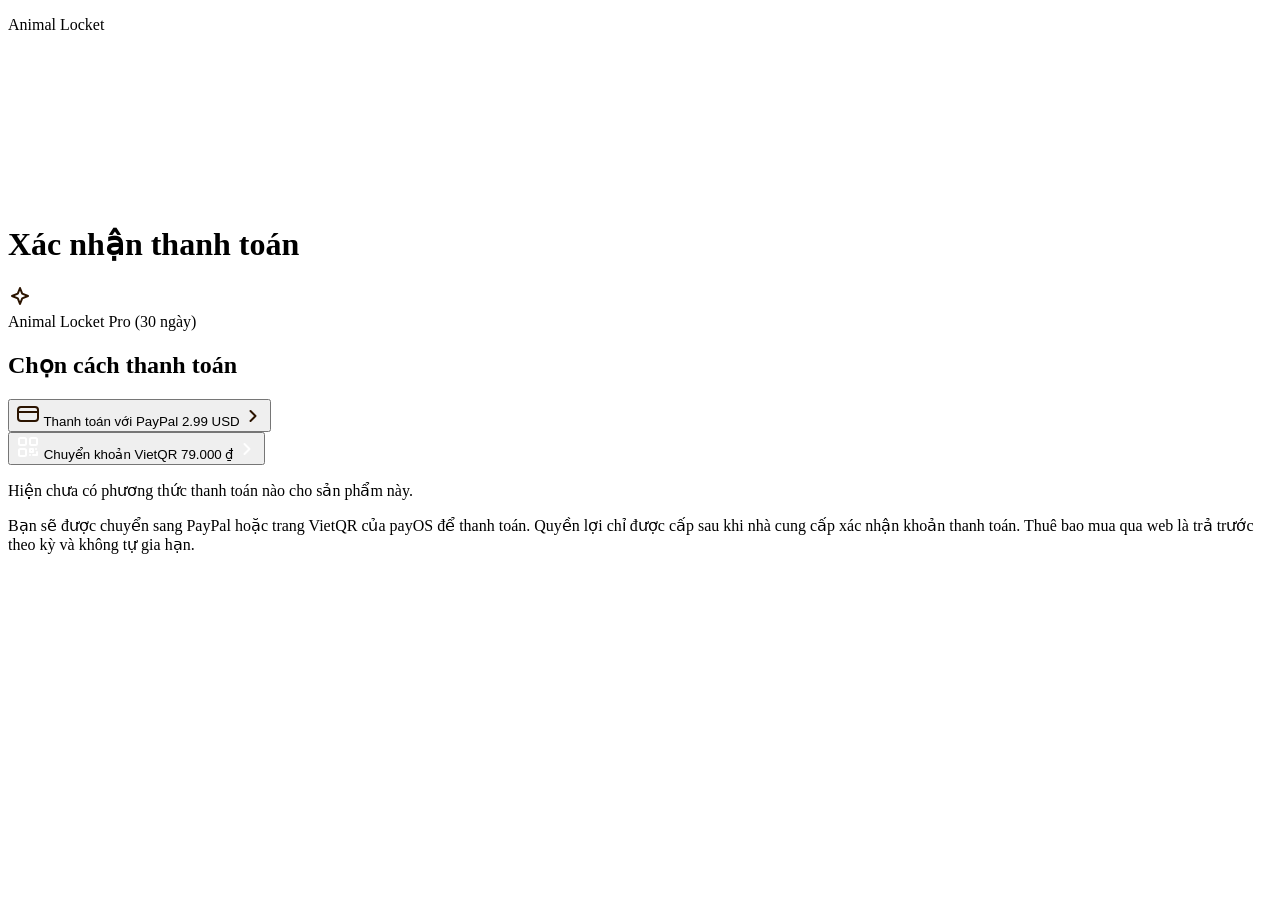
<file: services/billing-service/src/main/resources/templates/pay/checkout.html>
<!DOCTYPE html>
<html lang="vi" xmlns:th="http://www.thymeleaf.org">
<head>
    <meta charset="utf-8">
    <meta name="viewport" content="width=device-width, initial-scale=1">
    <meta name="robots" content="noindex, nofollow">
    <meta name="referrer" content="no-referrer">
    <title>Thanh toán · Animal Locket</title>
    <style th:replace="~{pay/fragments :: style}"></style>
</head>
<body>
<div class="stage">
    <p class="brand" th:replace="~{pay/fragments :: brand}">Animal Locket</p>
    <svg th:replace="~{pay/fragments :: scene('run')}"></svg>

    <main class="card">
        <h1>Xác nhận thanh toán</h1>

        <p class="notice" th:if="${message != null}" th:text="${message}"></p>

        <div class="summary">
            <div class="tile">
                <svg width="24" height="24" viewBox="0 0 24 24" fill="none" stroke="#2b1400" stroke-width="2" stroke-linecap="round" stroke-linejoin="round" aria-hidden="true"><path d="M12 3l2.2 5.6L20 11l-5.8 2.4L12 19l-2.2-5.6L4 11l5.8-2.4z"/></svg>
            </div>
            <span class="name" th:text="${productLabel}">Animal Locket Pro (30 ngày)</span>
        </div>

        <div class="methods" th:if="${paypalEnabled or payosEnabled}">
            <h2>Chọn cách thanh toán</h2>

            <form method="post" th:if="${paypalEnabled}" th:action="@{/pay/{t}/start(t=${token})}">
                <button type="submit" class="btn btn-orange method">
                    <svg width="24" height="24" viewBox="0 0 24 24" fill="none" stroke="#2b1400" stroke-width="2" stroke-linecap="round" stroke-linejoin="round" aria-hidden="true"><rect x="2" y="5" width="20" height="14" rx="3"/><path d="M2 10h20"/></svg>
                    <span class="label">
                        <span>Thanh toán với PayPal</span>
                        <span class="sub" th:text="${amount + ' ' + currency}">2.99 USD</span>
                    </span>
                    <svg width="20" height="20" viewBox="0 0 24 24" fill="none" stroke="#2b1400" stroke-width="2.4" stroke-linecap="round" stroke-linejoin="round" aria-hidden="true"><path d="M9 6l6 6-6 6"/></svg>
                </button>
            </form>

            <form method="post" th:if="${payosEnabled}" th:action="@{/pay/{t}/payos(t=${token})}">
                <button type="submit" class="btn btn-green method">
                    <svg width="24" height="24" viewBox="0 0 24 24" fill="none" stroke="#fff" stroke-width="2" stroke-linecap="round" stroke-linejoin="round" aria-hidden="true"><rect x="3" y="3" width="7" height="7" rx="1.5"/><rect x="14" y="3" width="7" height="7" rx="1.5"/><rect x="3" y="14" width="7" height="7" rx="1.5"/><path d="M14 14h3v3h-3zM20 14v.01M14 20h.01M17 20h4v-3"/></svg>
                    <span class="label">
                        <span>Chuyển khoản VietQR</span>
                        <span class="sub" th:text="${payosAmount}">79.000 ₫</span>
                    </span>
                    <svg width="20" height="20" viewBox="0 0 24 24" fill="none" stroke="#fff" stroke-width="2.4" stroke-linecap="round" stroke-linejoin="round" aria-hidden="true"><path d="M9 6l6 6-6 6"/></svg>
                </button>
            </form>
        </div>

        <p class="notice" th:if="${!paypalEnabled and !payosEnabled}">
            Hiện chưa có phương thức thanh toán nào cho sản phẩm này.
        </p>

        <p class="fine">
            Bạn sẽ được chuyển sang PayPal hoặc trang VietQR của payOS để thanh toán. Quyền lợi chỉ được cấp sau khi nhà cung cấp
            xác nhận khoản thanh toán. Thuê bao mua qua web là trả trước theo kỳ và không tự gia hạn.
        </p>
    </main>
</div>
</body>
</html>
</file>
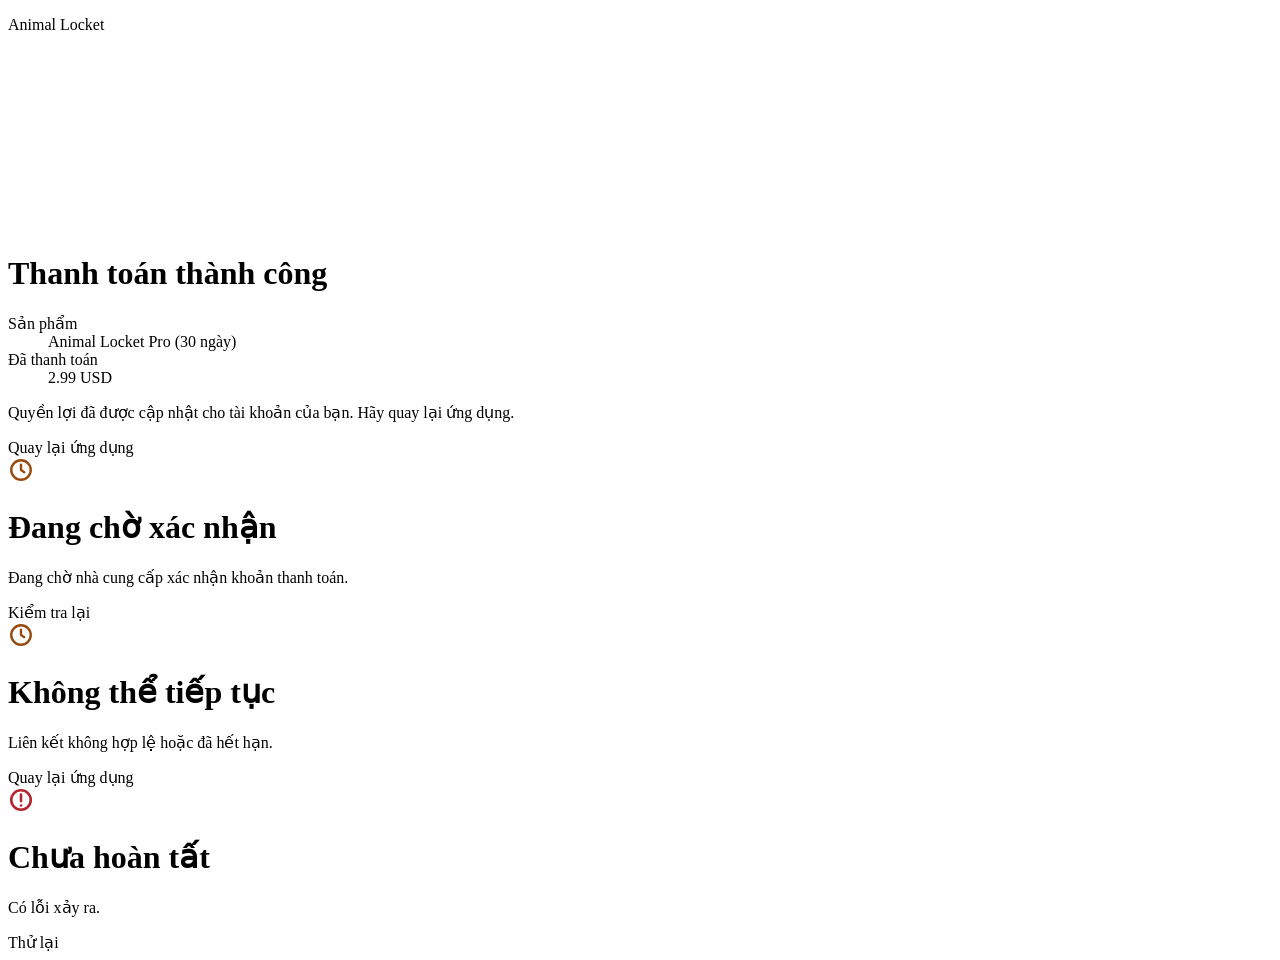
<file: services/billing-service/src/main/resources/templates/pay/result.html>
<!DOCTYPE html>
<html lang="vi" xmlns:th="http://www.thymeleaf.org">
<head>
    <meta charset="utf-8">
    <meta name="viewport" content="width=device-width, initial-scale=1">
    <meta name="robots" content="noindex, nofollow">
    <meta name="referrer" content="no-referrer">
    <title>Kết quả thanh toán · Animal Locket</title>
    <style th:replace="~{pay/fragments :: style}"></style>
</head>
<body>
<!-- Tâm trạng của cảnh nền theo trạng thái: COMPLETED -> done, HELD -> wait, còn lại -> oops. -->
<div class="stage" th:with="mood=${status == 'COMPLETED' ? 'done' : (status == 'HELD' ? 'wait' : 'oops')}">
    <p class="brand" th:replace="~{pay/fragments :: brand}">Animal Locket</p>
    <svg th:replace="~{pay/fragments :: scene(${mood})}"></svg>

    <main class="card">

        <th:block th:if="${status == 'COMPLETED'}">
            <div class="head">
                <div class="badge ok">
                    <svg width="26" height="26" viewBox="0 0 24 24" fill="none" stroke="#fff" stroke-width="2.6" stroke-linecap="round" stroke-linejoin="round" aria-hidden="true"><path d="M5 12.5l4.5 4.5L19 7.5"/></svg>
                </div>
                <h1>Thanh toán thành công</h1>
            </div>
            <dl class="order">
                <div>
                    <dt>Sản phẩm</dt>
                    <dd th:text="${productLabel}">Animal Locket Pro (30 ngày)</dd>
                </div>
                <div>
                    <dt>Đã thanh toán</dt>
                    <dd class="price" th:text="${provider == 'PAYOS' ? payosAmount : amount + ' ' + currency}">2.99 USD</dd>
                </div>
            </dl>
            <p class="text">Quyền lợi đã được cập nhật cho tài khoản của bạn. Hãy quay lại ứng dụng.</p>
            <a class="btn btn-green solo" th:if="${appReturnUrl != null and !appReturnUrl.isBlank()}"
               th:href="${appReturnUrl + '?status=success'}">Quay lại ứng dụng</a>
        </th:block>

        <th:block th:if="${status == 'HELD'}">
            <div class="head">
                <div class="badge warn">
                    <svg width="26" height="26" viewBox="0 0 24 24" fill="none" stroke="#9a4a0e" stroke-width="2.2" stroke-linecap="round" stroke-linejoin="round" aria-hidden="true"><circle cx="12" cy="12" r="9"/><path d="M12 7v5l3 2"/></svg>
                </div>
                <h1>Đang chờ xác nhận</h1>
            </div>
            <p class="text" th:text="${message}">Đang chờ nhà cung cấp xác nhận khoản thanh toán.</p>
            <div class="dots" aria-hidden="true"><span></span><span></span><span></span></div>
            <a class="btn btn-outline solo" th:href="${provider == 'PAYOS'} ? @{/pay/{t}/payos/return(t=${token})} : @{/pay/{t}/return(t=${token})}">Kiểm tra lại</a>
        </th:block>

        <th:block th:if="${status == 'EXPIRED' or status == 'NOT_FOUND'}">
            <div class="head">
                <div class="badge warn">
                    <svg width="26" height="26" viewBox="0 0 24 24" fill="none" stroke="#9a4a0e" stroke-width="2.2" stroke-linecap="round" stroke-linejoin="round" aria-hidden="true"><circle cx="12" cy="12" r="9"/><path d="M12 7v5l3 2"/></svg>
                </div>
                <h1>Không thể tiếp tục</h1>
            </div>
            <p class="text" th:text="${message}">Liên kết không hợp lệ hoặc đã hết hạn.</p>
            <a class="btn btn-orange solo" th:if="${appReturnUrl != null and !appReturnUrl.isBlank()}"
               th:href="${appReturnUrl + '?status=retry'}">Quay lại ứng dụng</a>
        </th:block>

        <th:block th:if="${status == 'FAILED' or status == 'UNAVAILABLE'}">
            <div class="head">
                <div class="badge bad">
                    <svg width="26" height="26" viewBox="0 0 24 24" fill="none" stroke="#b3262f" stroke-width="2.4" stroke-linecap="round" stroke-linejoin="round" aria-hidden="true"><path d="M12 7v6"/><path d="M12 17.01v.01"/><circle cx="12" cy="12" r="9"/></svg>
                </div>
                <h1>Chưa hoàn tất</h1>
            </div>
            <p class="text" th:text="${message}">Có lỗi xảy ra.</p>
            <a class="btn btn-orange solo" th:if="${token != null and status == 'UNAVAILABLE'}"
               th:href="${provider == 'PAYOS'} ? @{/pay/{t}/payos/return(t=${token})} : @{/pay/{t}/return(t=${token})}">Thử lại</a>
        </th:block>
    </main>
</div>
</body>
</html>
</file>
<file: services/guide.css>
:root {
  --bg: #fafaf7; --fg: #1d2330; --muted: #5d6676; --line: #dfe2e8; --card: #ffffff;
  --accent: #1f6feb; --accent-bg: #e8f0fe; --ok: #1a7f37; --ok-bg: #e6f4ea;
  --warn: #9a6700; --warn-bg: #fff4d6; --bad: #b42318; --bad-bg: #fde7e4; --code-bg: #f1f3f6;
}
@media (prefers-color-scheme: dark) {
  :root {
    --bg: #12151c; --fg: #e6e9ef; --muted: #98a2b3; --line: #2a3140; --card: #1a1f2a;
    --accent: #6ea8fe; --accent-bg: #1d2a44; --ok: #56d364; --ok-bg: #12301c;
    --warn: #e3b341; --warn-bg: #3a2f10; --bad: #ff8a80; --bad-bg: #3d1a17; --code-bg: #222a38;
  }
}
* { box-sizing: border-box; }
body { margin: 0; background: var(--bg); color: var(--fg); font: 15px/1.65 system-ui, "Segoe UI", sans-serif; }
.layout { display: grid; grid-template-columns: 240px minmax(0, 1fr); max-width: 1180px; margin: 0 auto; }
nav { position: sticky; top: 0; align-self: start; height: 100vh; overflow: auto; padding: 28px 16px; border-right: 1px solid var(--line); }
nav b { display: block; margin-bottom: 10px; font-size: 13px; color: var(--muted); text-transform: uppercase; letter-spacing: .06em; }
nav a { display: block; padding: 4px 8px; border-radius: 6px; color: var(--fg); text-decoration: none; font-size: 14px; }
nav a:hover { background: var(--accent-bg); color: var(--accent); }
nav hr { border: 0; border-top: 1px solid var(--line); margin: 10px 0; }
main { padding: 32px 40px 80px; }
h1 { font-size: 28px; margin: 0 0 4px; }
h2 { font-size: 21px; margin: 44px 0 12px; padding-top: 14px; border-top: 1px solid var(--line); }
h3 { font-size: 16px; margin: 24px 0 6px; }
p { margin: 8px 0; }
.sub { color: var(--muted); margin-bottom: 20px; }
code { background: var(--code-bg); padding: 1px 6px; border-radius: 4px; font: 13px ui-monospace, Consolas, monospace; }
pre { background: var(--code-bg); padding: 14px 16px; border-radius: 8px; overflow: auto; font: 13px/1.55 ui-monospace, Consolas, monospace; margin: 10px 0; }
pre code { background: none; padding: 0; }
table { width: 100%; border-collapse: collapse; margin: 12px 0; background: var(--card); border: 1px solid var(--line); border-radius: 8px; overflow: hidden; font-size: 14px; }
th, td { padding: 8px 10px; text-align: left; border-bottom: 1px solid var(--line); vertical-align: top; }
th { background: var(--code-bg); font-weight: 600; }
tr:last-child td { border-bottom: 0; }
td.c, th.c { text-align: center; }
.yes { color: var(--ok); font-weight: 700; }
.no { color: var(--muted); }
a { color: var(--accent); }
.box { padding: 12px 16px; border-radius: 8px; margin: 14px 0; border: 1px solid var(--line); background: var(--card); }
.box.info { background: var(--accent-bg); border-color: transparent; }
.box.warn { background: var(--warn-bg); border-color: transparent; }
.box.bad { background: var(--bad-bg); border-color: transparent; }
.box.ok { background: var(--ok-bg); border-color: transparent; }
.grid { display: grid; grid-template-columns: repeat(auto-fit, minmax(240px, 1fr)); gap: 12px; margin: 12px 0; }
.card { background: var(--card); border: 1px solid var(--line); border-radius: 10px; padding: 12px 14px; }
.card h3 { margin-top: 0; }
.card p { color: var(--muted); font-size: 14px; margin: 4px 0 0; }
.tag { display: inline-block; font-size: 12px; padding: 1px 8px; border-radius: 999px; background: var(--accent-bg); color: var(--accent); margin-right: 4px; }
.m { display: inline-block; min-width: 54px; text-align: center; font: 600 11px ui-monospace, Consolas, monospace; padding: 1px 6px; border-radius: 4px; background: var(--code-bg); }
.m.get { color: var(--ok); } .m.post { color: var(--accent); } .m.put, .m.patch { color: var(--warn); } .m.del { color: var(--bad); }
.flow { display: flex; flex-wrap: wrap; gap: 8px; align-items: center; margin: 12px 0; font-size: 14px; }
.flow span.n { background: var(--card); border: 1px solid var(--line); border-radius: 8px; padding: 6px 10px; }
.flow span.ar { color: var(--muted); }
@media (max-width: 820px) { .layout { grid-template-columns: 1fr; } nav { position: static; height: auto; border-right: 0; border-bottom: 1px solid var(--line); } main { padding: 24px 18px 60px; } }
</file>
